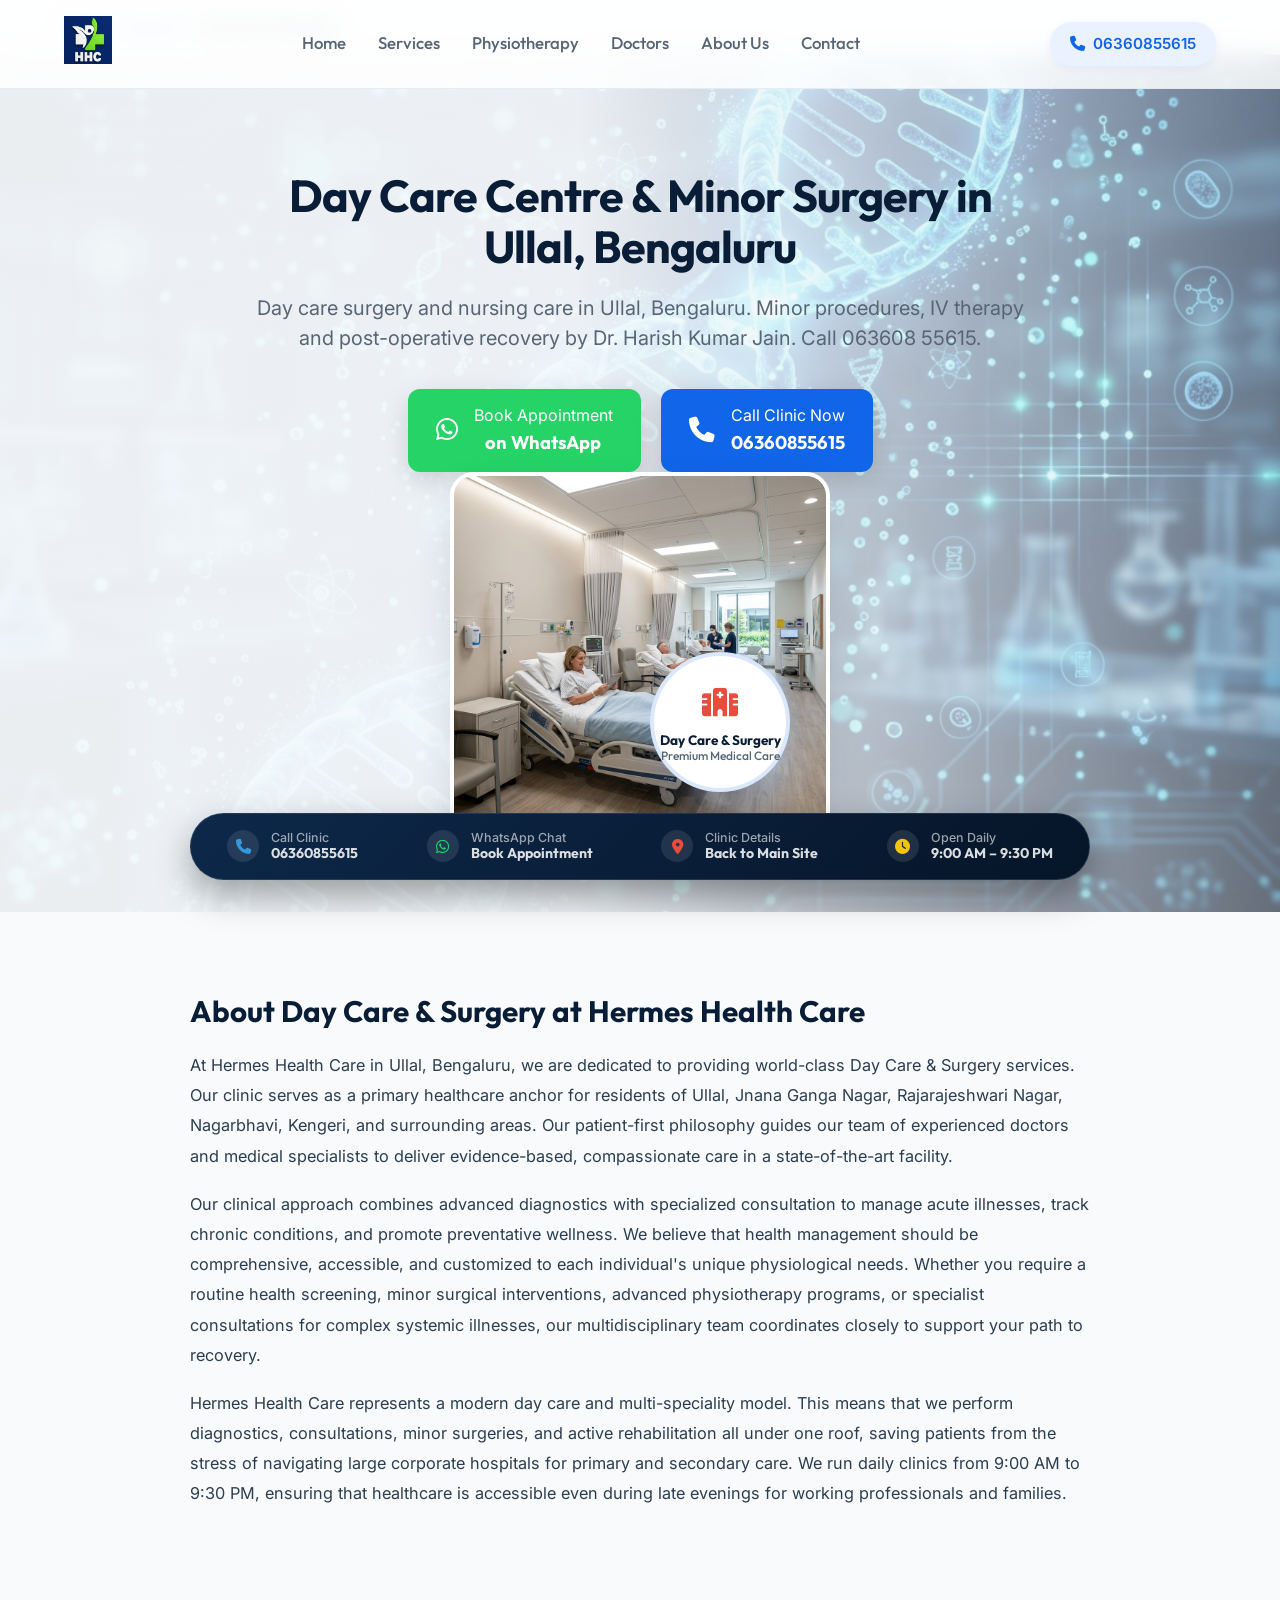
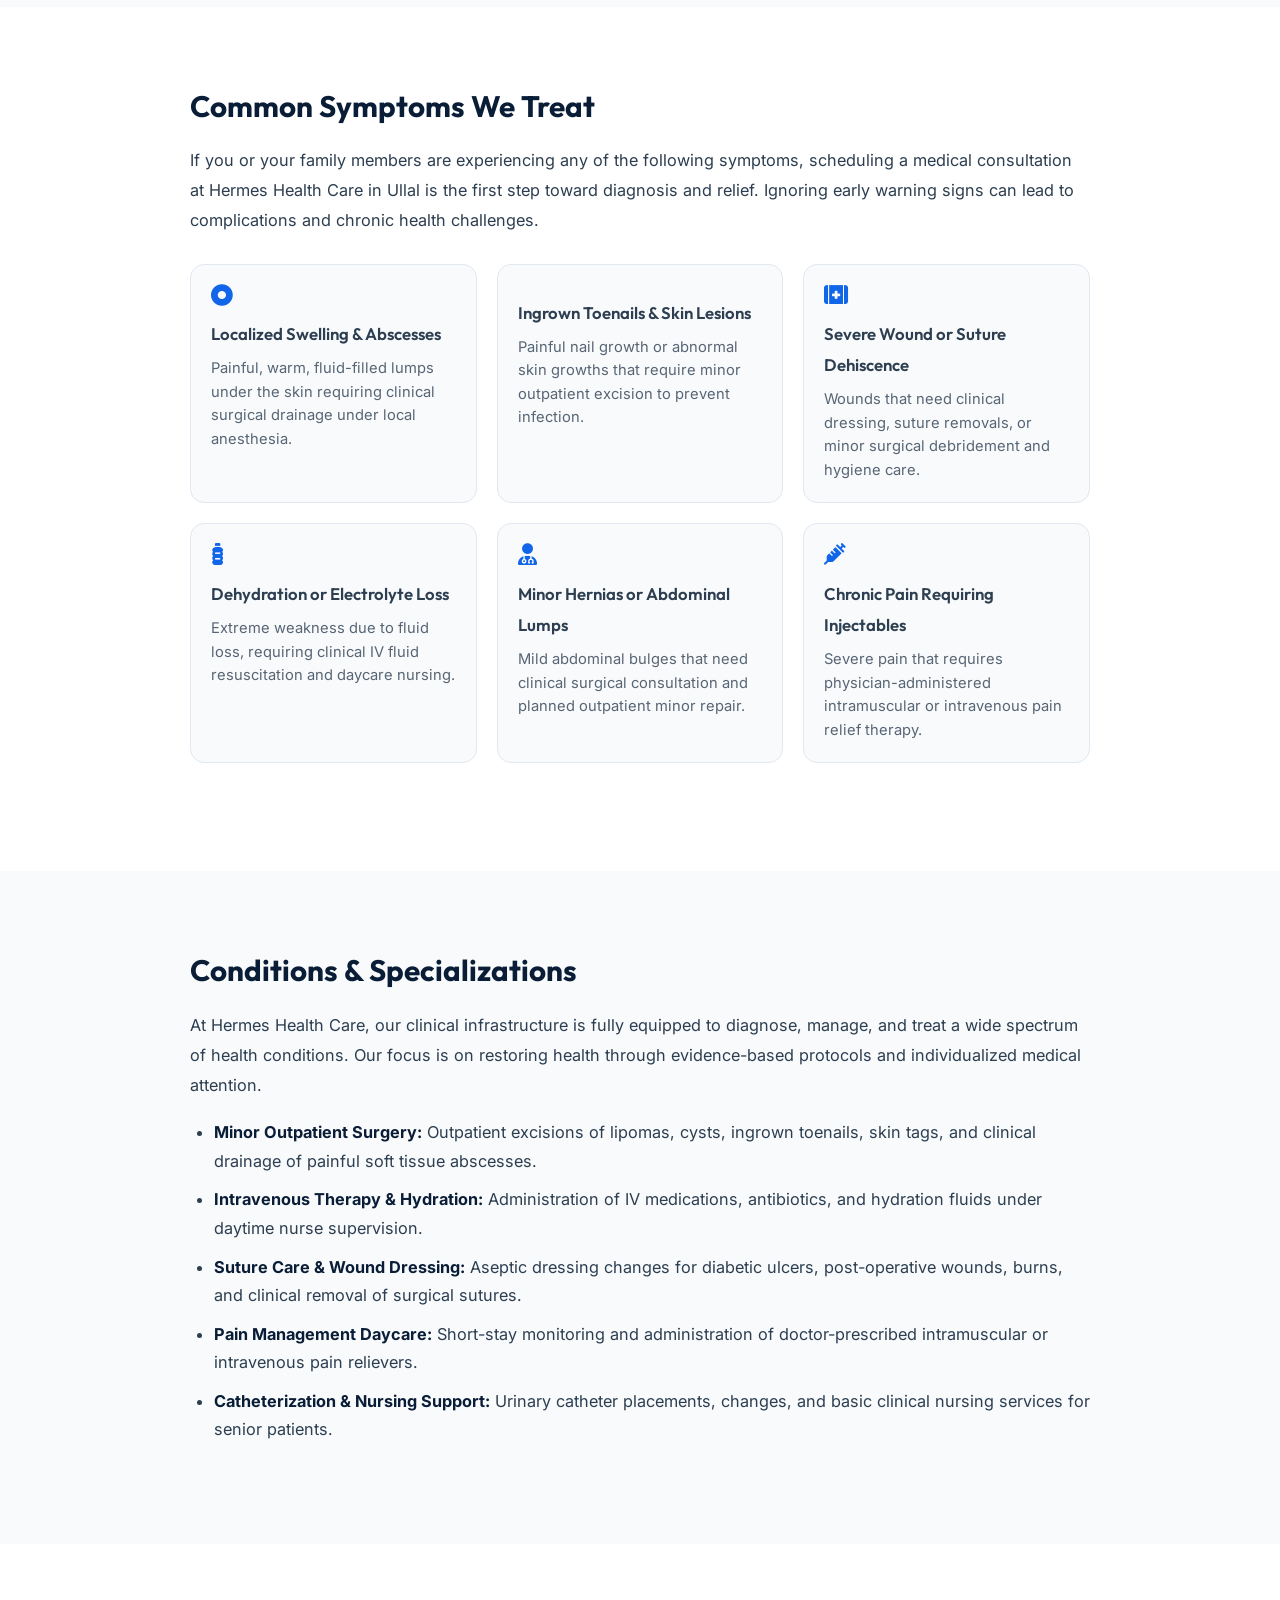
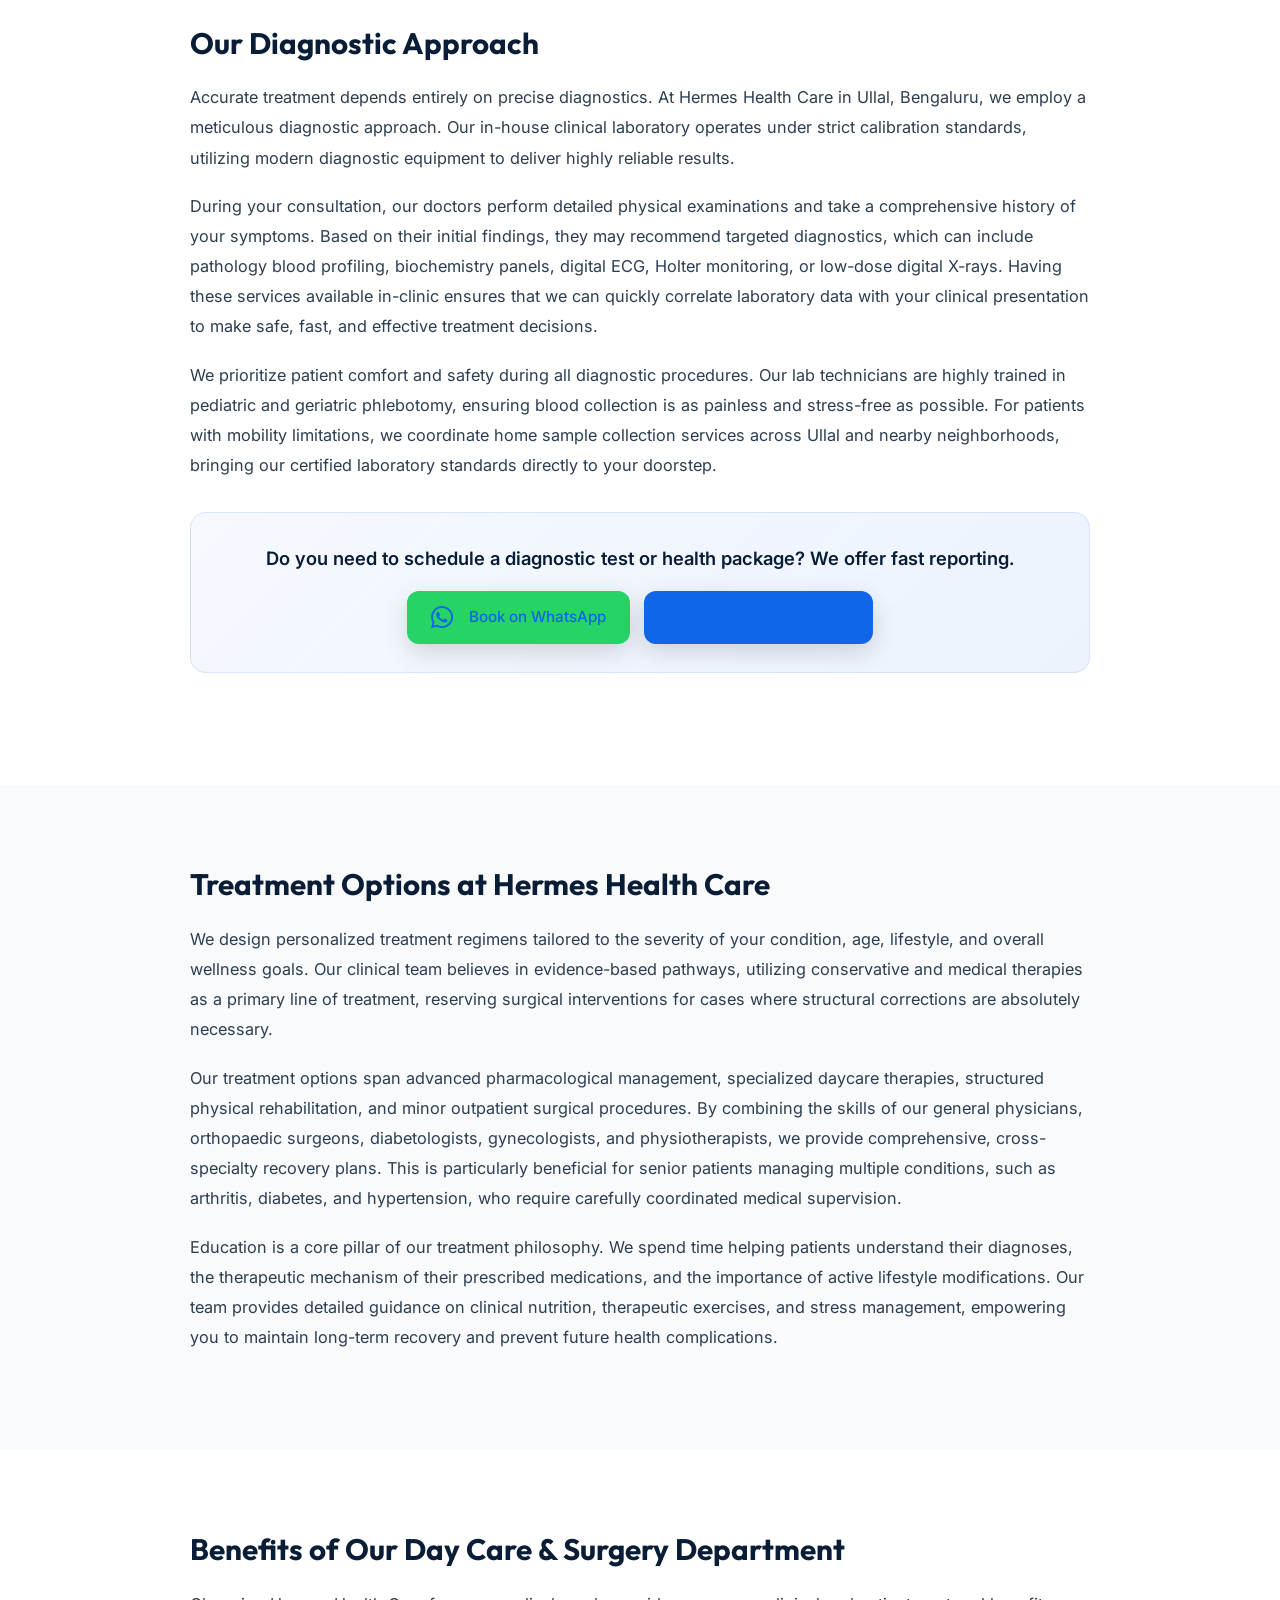
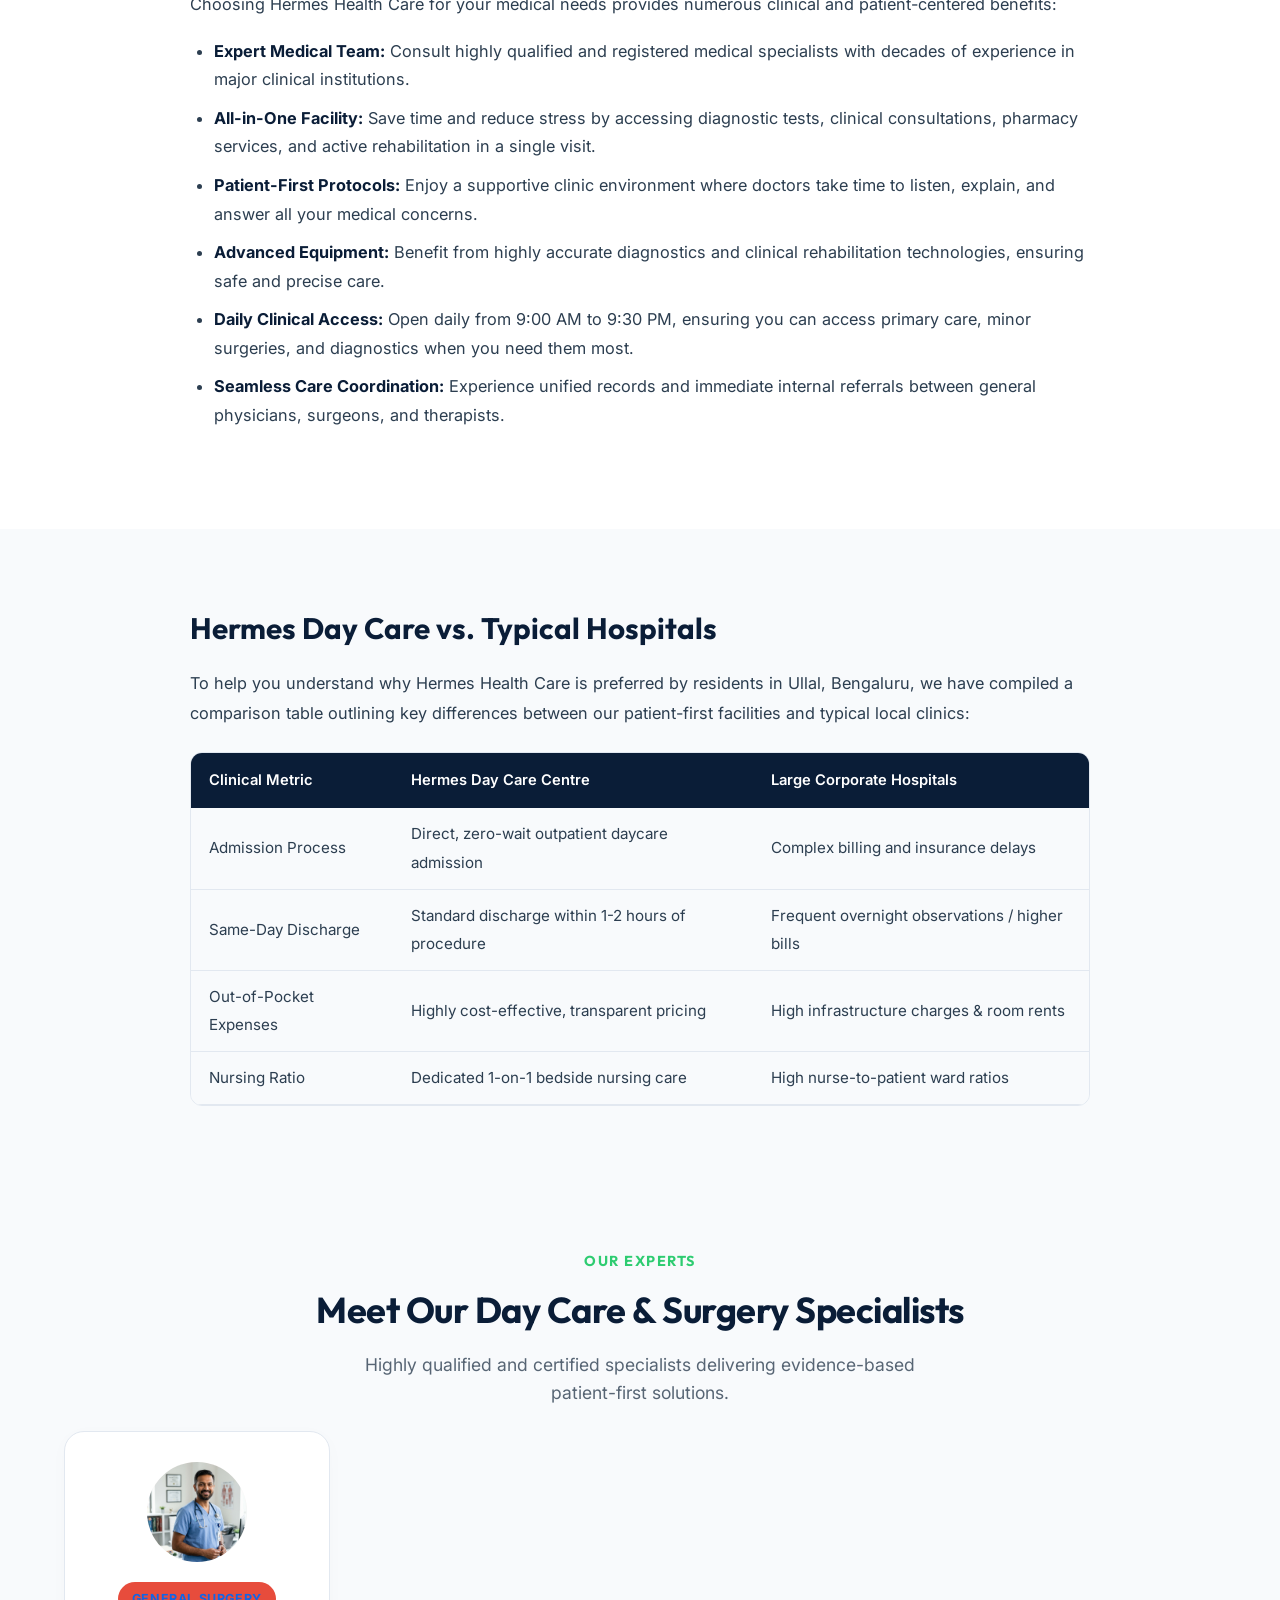
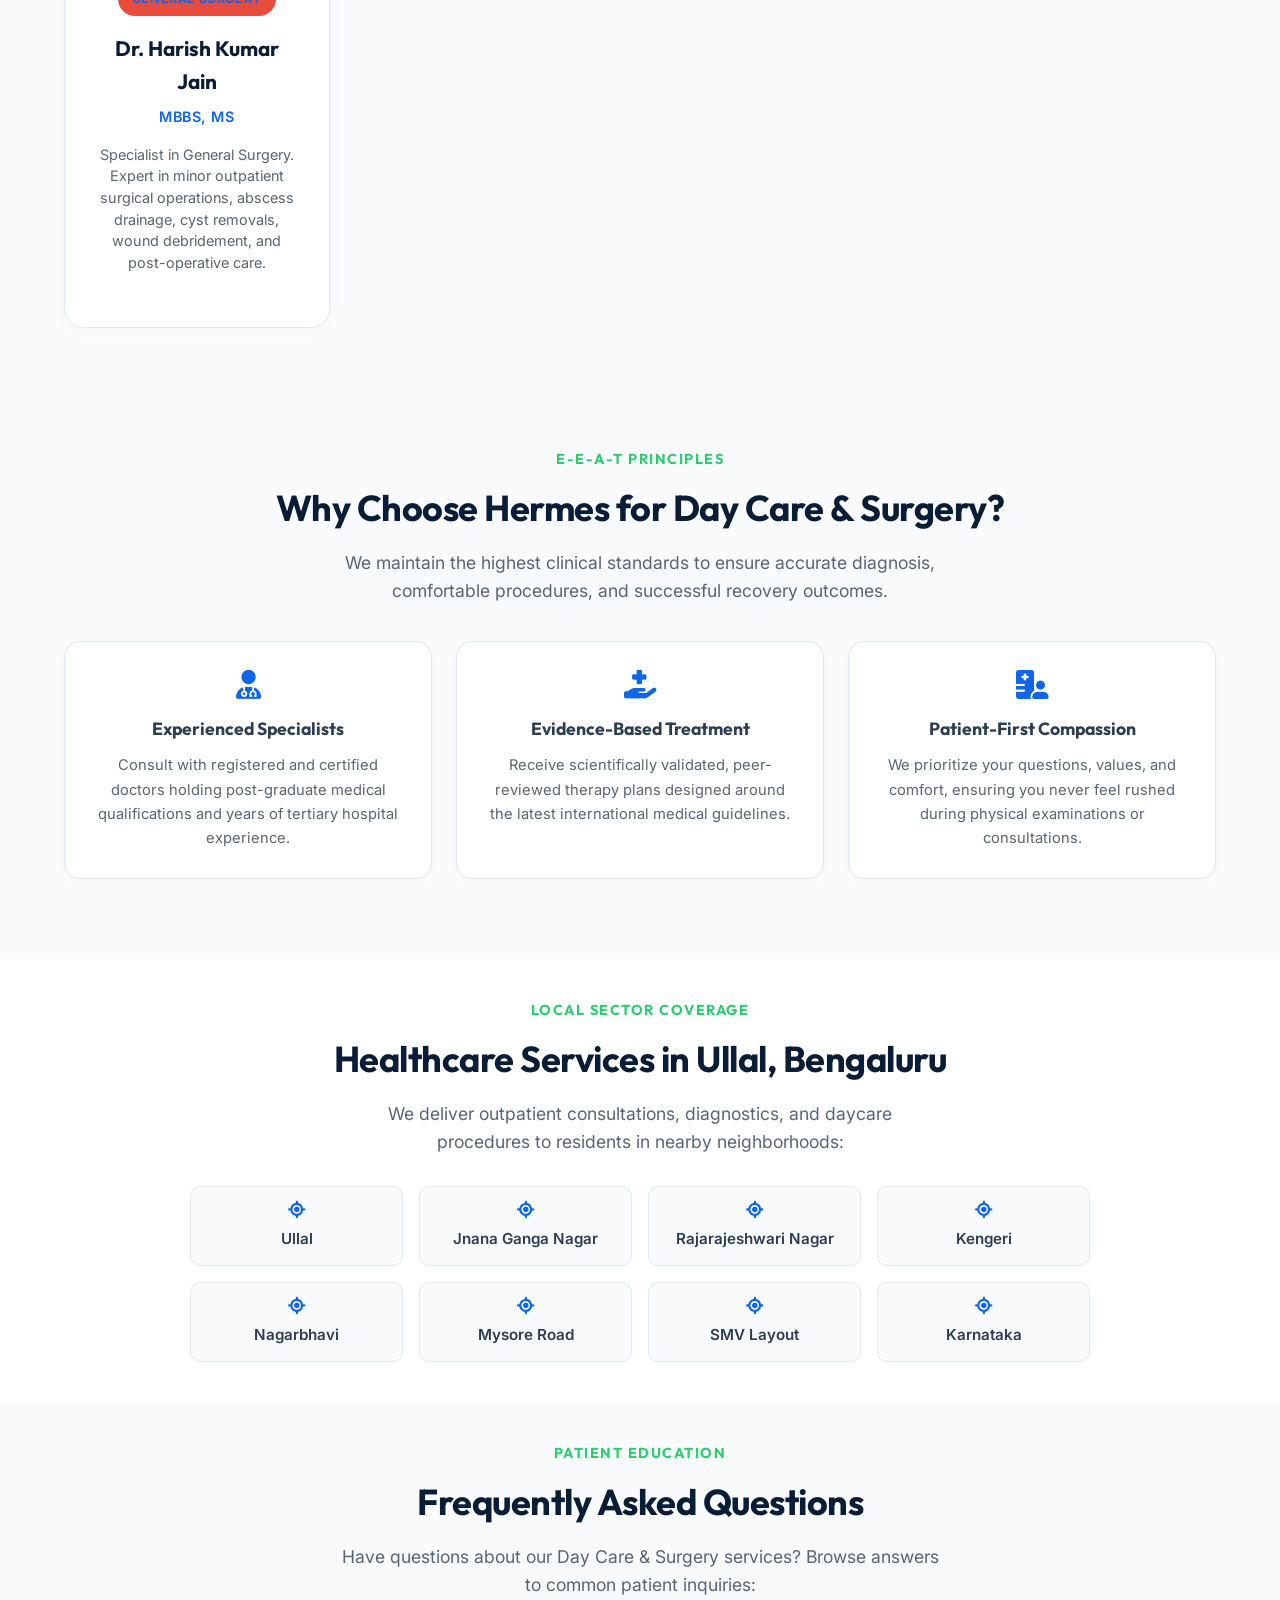
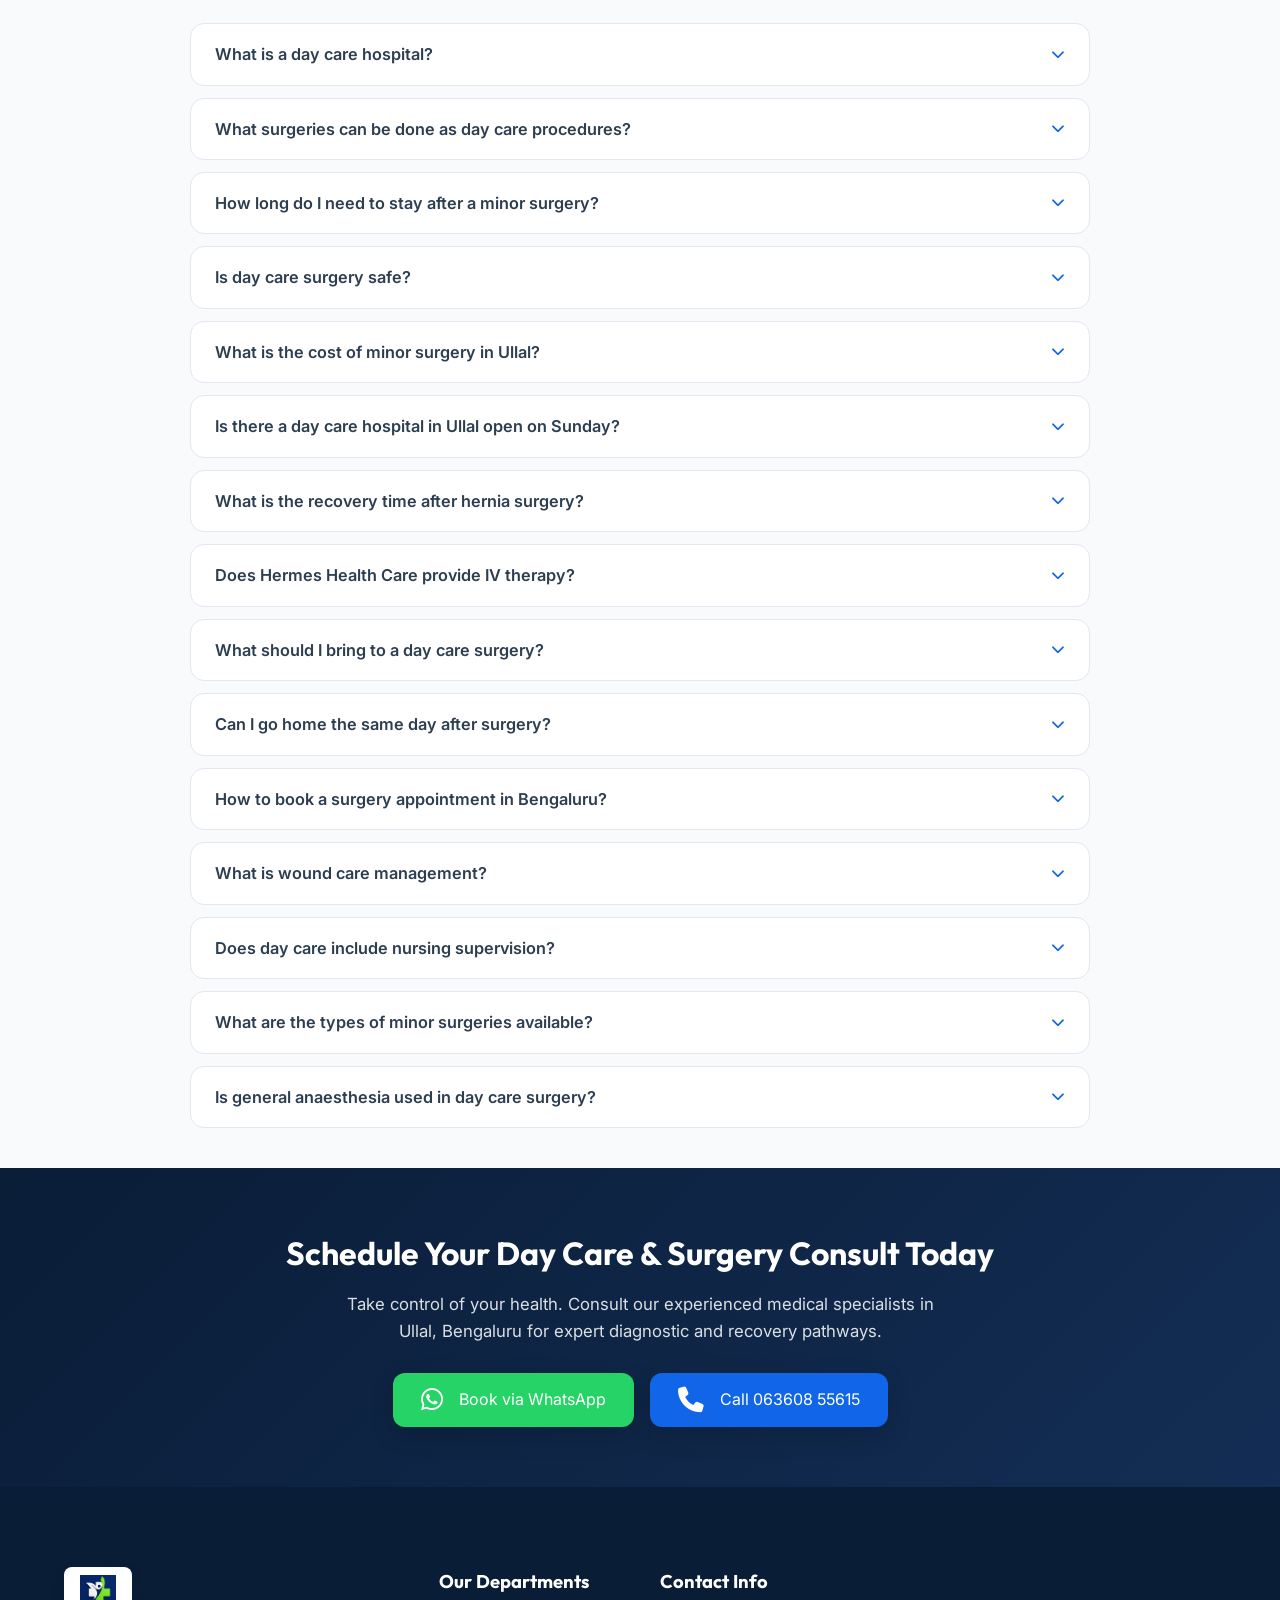
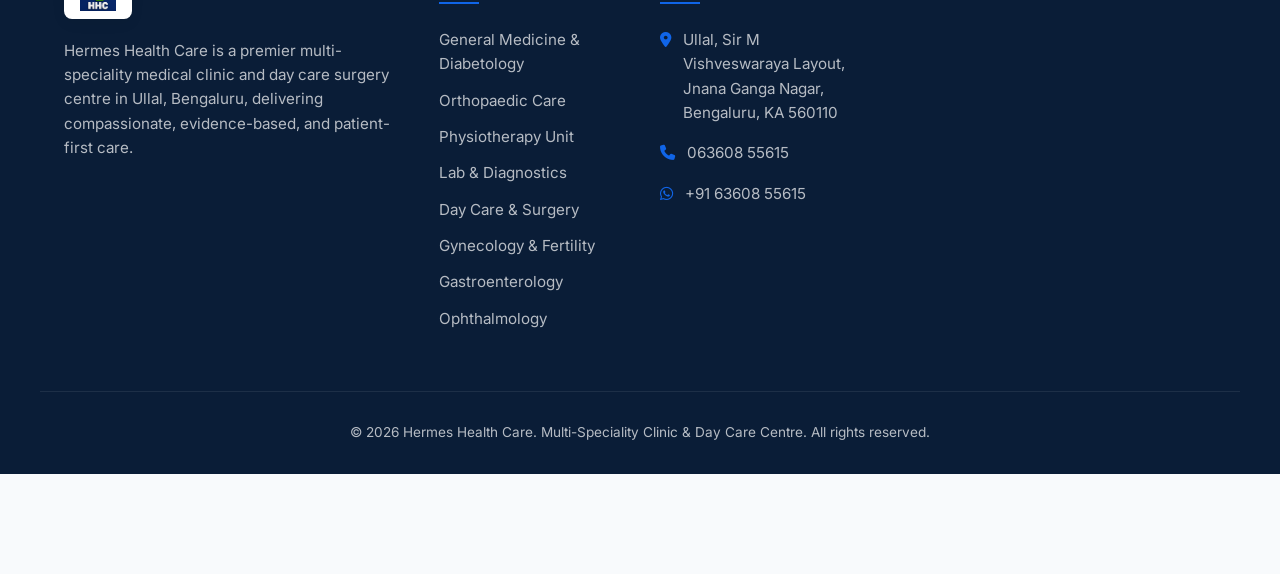
<file: daycare-nursing/index.html>
<!DOCTYPE html>
<html lang="en">
<head>
    <meta charset="UTF-8">
    <meta name="viewport" content="width=device-width, initial-scale=1.0">
    <title>Best Day Care Hospital in Ullal Bengaluru | Hermes Health Care</title>
    <meta name="description" content="Day care surgery and nursing care in Ullal, Bengaluru. Minor procedures, IV therapy and post-operative recovery by Dr. Harish Kumar Jain. Call 063608 55615.">
    <meta name="keywords" content="day care hospital near me, minor surgery Ullal, nursing care Bengaluru, day care centre near me">
    <meta name="robots" content="index, follow">
    <link rel="canonical" href="https://hermeshealthcare.in/daycare-nursing/index.html">

    <!-- Open Graph -->
    <meta property="og:type" content="website">
    <meta property="og:url" content="https://hermeshealthcare.in/daycare-nursing/index.html">
    <meta property="og:title" content="Best Day Care Hospital in Ullal Bengaluru | Hermes Health Care">
    <meta property="og:description" content="Day care surgery and nursing care in Ullal, Bengaluru. Minor procedures, IV therapy and post-operative recovery by Dr. Harish Kumar Jain. Call 063608 55615.">
    <meta property="og:image" content="../images/logo.png">

    <!-- Twitter -->
    <meta property="twitter:card" content="summary_large_image">
    <meta property="twitter:url" content="https://hermeshealthcare.in/daycare-nursing/index.html">
    <meta property="twitter:title" content="Best Day Care Hospital in Ullal Bengaluru | Hermes Health Care">
    <meta property="twitter:description" content="Day care surgery and nursing care in Ullal, Bengaluru. Minor procedures, IV therapy and post-operative recovery by Dr. Harish Kumar Jain. Call 063608 55615.">
    <meta property="twitter:image" content="../images/logo.png">

    <!-- Fonts & Icons -->
    <link rel="preconnect" href="https://fonts.googleapis.com">
    <link rel="preconnect" href="https://fonts.gstatic.com" crossorigin>
    <link href="https://fonts.googleapis.com/css2?family=Inter:wght@400;500;600;700&family=Outfit:wght@400;500;600;700;800&display=swap" rel="stylesheet">
    <link rel="stylesheet" href="https://cdnjs.cloudflare.com/ajax/libs/font-awesome/6.4.0/css/all.min.css">
    <link rel="stylesheet" href="../styles.css">

    <!-- JSON-LD Structured Data -->
    <script type="application/ld+json">
    [
  {
    "@context": "https://schema.org",
    "@type": "MedicalClinic",
    "name": "Hermes Health Care",
    "alternateName": "Hermes Health Care - Day Care & Surgery",
    "image": "https://hermeshealthcare.in/images/logo.png",
    "@id": "https://hermeshealthcare.in/daycare-nursing/#clinic",
    "url": "https://hermeshealthcare.in/daycare-nursing/index.html",
    "telephone": "+91 63608 55615",
    "priceRange": "$$",
    "address": {
      "@type": "PostalAddress",
      "streetAddress": "Ullal, Sir M Vishveswaraya Layout, Jnana Ganga Nagar",
      "addressLocality": "Bengaluru",
      "addressRegion": "Karnataka",
      "postalCode": "560110",
      "addressCountry": "IN"
    },
    "geo": {
      "@type": "GeoCoordinates",
      "latitude": 12.9602,
      "longitude": 77.4988
    },
    "openingHoursSpecification": {
      "@type": "OpeningHoursSpecification",
      "dayOfWeek": [
        "Monday",
        "Tuesday",
        "Wednesday",
        "Thursday",
        "Friday",
        "Saturday",
        "Sunday"
      ],
      "opens": "09:00",
      "closes": "21:30"
    },
    "medicalSpecialty": [
      "Surgery",
      "EmergencyMedicine"
    ]
  },
  {
    "@context": "https://schema.org",
    "@type": "Service",
    "name": "Day Care Centre & Minor Surgery",
    "provider": {
      "@type": "MedicalClinic",
      "name": "Hermes Health Care"
    },
    "areaServed": [
      {
        "@type": "AdministrativeArea",
        "name": "Ullal, Bengaluru"
      },
      {
        "@type": "AdministrativeArea",
        "name": "Jnana Ganga Nagar, Bengaluru"
      },
      {
        "@type": "AdministrativeArea",
        "name": "Rajarajeshwari Nagar, Bengaluru"
      },
      {
        "@type": "AdministrativeArea",
        "name": "Kengeri, Bengaluru"
      },
      {
        "@type": "AdministrativeArea",
        "name": "Nagarbhavi, Bengaluru"
      }
    ]
  },
  {
    "@context": "https://schema.org",
    "@type": "Physician",
    "name": "Dr. Harish Kumar Jain",
    "medicalSpecialty": [
      "Surgery",
      "EmergencyMedicine"
    ],
    "worksFor": {
      "@type": "MedicalClinic",
      "name": "Hermes Health Care"
    },
    "telephone": "+91 63608 55615",
    "address": {
      "@type": "PostalAddress",
      "streetAddress": "Ullal, Sir M Vishveswaraya Layout, Jnana Ganga Nagar",
      "addressLocality": "Bengaluru",
      "addressRegion": "Karnataka",
      "postalCode": "560110",
      "addressCountry": "IN"
    }
  },
  {
    "@context": "https://schema.org",
    "@type": "FAQPage",
    "mainEntity": [
      {
        "@type": "Question",
        "name": "What is a day care hospital?",
        "acceptedAnswer": {
          "@type": "Answer",
          "text": "A day care hospital or outpatient surgical centre allows patients to undergo minor surgeries, receive clinical infusions, or undergo diagnostic procedures under medical supervision and return home the same day without overnight stay."
        }
      },
      {
        "@type": "Question",
        "name": "What surgeries can be done as day care procedures?",
        "acceptedAnswer": {
          "@type": "Answer",
          "text": "Day care surgeries include minor excisions of skin lumps (lipomas, sebaceous cysts), ingrown toenail removals, abscess incision and drainage, clinical wound debridement, and suture repairs."
        }
      },
      {
        "@type": "Question",
        "name": "How long do I need to stay after a minor surgery?",
        "acceptedAnswer": {
          "@type": "Answer",
          "text": "For most minor surgeries performed under local anesthesia, patients are monitored in our day care ward for 1 to 2 hours before being safely discharged with home-care guidelines."
        }
      },
      {
        "@type": "Question",
        "name": "Is day care surgery safe?",
        "acceptedAnswer": {
          "@type": "Answer",
          "text": "Yes, day care surgeries are highly safe. They are performed by qualified surgeons under sterile local anesthesia conditions, with patient monitoring, resulting in very low infection risks."
        }
      },
      {
        "@type": "Question",
        "name": "What is the cost of minor surgery in Ullal?",
        "acceptedAnswer": {
          "@type": "Answer",
          "text": "Hermes Health Care offers minor surgical procedures at a fraction of the cost of large corporate hospitals. Please contact our front desk for exact procedure pricing."
        }
      },
      {
        "@type": "Question",
        "name": "Is there a day care hospital in Ullal open on Sunday?",
        "acceptedAnswer": {
          "@type": "Answer",
          "text": "Yes, our day care ward and minor procedure room operate on Sundays from 9:00 AM to 9:30 PM, providing accessibility for emergency wound care or minor interventions."
        }
      },
      {
        "@type": "Question",
        "name": "What is the recovery time after hernia surgery?",
        "acceptedAnswer": {
          "@type": "Answer",
          "text": "For minor daycare hernia surgeries, patients can resume light physical movement in 3 to 5 days, while heavy physical activities or heavy lifting should be avoided for 4 to 6 weeks."
        }
      },
      {
        "@type": "Question",
        "name": "Does Hermes Health Care provide IV therapy?",
        "acceptedAnswer": {
          "@type": "Answer",
          "text": "Yes, we provide dedicated day beds for patients requiring intravenous antibiotic therapy, rehydration fluids, or clinical injections under the supervision of qualified nurses."
        }
      },
      {
        "@type": "Question",
        "name": "What should I bring to a day care surgery?",
        "acceptedAnswer": {
          "@type": "Answer",
          "text": "You only need to bring your clinical records, prescription list, and a loose-fitting, comfortable set of clothes. Avoid wearing jewelry or metal objects."
        }
      },
      {
        "@type": "Question",
        "name": "Can I go home the same day after surgery?",
        "acceptedAnswer": {
          "@type": "Answer",
          "text": "Yes, all procedures performed in our daycare unit are outpatient services, meaning you will be discharged to recover in the comfort of your home on the same day."
        }
      },
      {
        "@type": "Question",
        "name": "How to book a surgery appointment in Bengaluru?",
        "acceptedAnswer": {
          "@type": "Answer",
          "text": "You can book a consultation with our General Surgeon Dr. Harish Kumar Jain by calling 063608 55615, or messaging us on WhatsApp to schedule your evaluation."
        }
      },
      {
        "@type": "Question",
        "name": "What is wound care management?",
        "acceptedAnswer": {
          "@type": "Answer",
          "text": "It involves cleaning, disinfecting, and applying sterile dressings to chronic wounds (like diabetic foot ulcers) or post-surgical incisions under aseptic conditions to promote tissue healing and prevent bacterial infection."
        }
      },
      {
        "@type": "Question",
        "name": "Does day care include nursing supervision?",
        "acceptedAnswer": {
          "@type": "Answer",
          "text": "Yes, our daycare unit is continuously staffed by registered clinical nurses who monitor vitals, administer intravenous medications, and assist patients throughout their stay."
        }
      },
      {
        "@type": "Question",
        "name": "What are the types of minor surgeries available?",
        "acceptedAnswer": {
          "@type": "Answer",
          "text": "We perform skin cyst excisions, lipoma removals, ingrown toenail treatments, abscess drainage, ear lobule repairs, wound suturing, and suture removals."
        }
      },
      {
        "@type": "Question",
        "name": "Is general anaesthesia used in day care surgery?",
        "acceptedAnswer": {
          "@type": "Answer",
          "text": "Most day care procedures are performed under local or regional anesthesia. General anesthesia is not administered in-clinic; cases requiring it are coordinated at allied hospitals."
        }
      }
    ]
  }
]
    </script>
</head>
<body>

    <!-- Header Navigation -->
    <header class="main-header" id="header">
        <div class="header-container">
            <a href="../index.html#home" class="logo-link">
                <img src="../images/logo.png" alt="Hermes Health Care Logo" class="clinic-logo">
            </a>
            <nav class="nav-menu" id="nav-menu" aria-label="Main Navigation">
                <ul>
                    <li><a href="../index.html#home" class="nav-link">Home</a></li>
                    <li><a href="../index.html#services" class="nav-link">Services</a></li>
                    <li><a href="../physiotherapy/index.html" class="nav-link">Physiotherapy</a></li>
                    <li><a href="#doctors" class="nav-link">Doctors</a></li>
                    <li><a href="../index.html#about" class="nav-link">About Us</a></li>
                    <li><a href="../index.html#contact" class="nav-link">Contact</a></li>
                </ul>
            </nav>
            <div class="header-cta">
                <a href="tel:+916360855615" class="btn-phone-header" aria-label="Call clinic at 06360855615">
                    <i class="fa-solid fa-phone"></i>
                    <span>06360855615</span>
                </a>
                <button class="mobile-menu-toggle" id="mobile-menu-toggle" aria-label="Toggle navigation menu">
                    <span class="bar"></span>
                    <span class="bar"></span>
                    <span class="bar"></span>
                </button>
            </div>
        </div>
    </header>

    <!-- Breadcrumb Navigation -->
    <nav class="breadcrumb-nav" aria-label="Breadcrumb">
        <ol itemscope itemtype="https://schema.org/BreadcrumbList">
            <li itemprop="itemListElement" itemscope itemtype="https://schema.org/ListItem">
                <a itemprop="item" href="../index.html#home">
                    <span itemprop="name">Home</span>
                </a>
                <meta itemprop="position" content="1" />
            </li>
            <li itemprop="itemListElement" itemscope itemtype="https://schema.org/ListItem">
                <a itemprop="item" href="../index.html#services">
                    <span itemprop="name">Services</span>
                </a>
                <meta itemprop="position" content="2" />
            </li>
            <li itemprop="itemListElement" itemscope itemtype="https://schema.org/ListItem">
                <span itemprop="name" style="color: var(--color-text-dark); font-weight: 600;">Day Care & Surgery</span>
                <meta itemprop="position" content="3" />
            </li>
        </ol>
    </nav>

    <!-- Hero Section -->
    <section class="hero-section" id="daycare-nursing-programs" style="background-image: linear-gradient(135deg, rgba(16, 101, 232, 0.08), rgba(10, 29, 55, 0.08)), url('../images/hero-dna-bg.png');">
        <div class="hero-overlay"></div>
        <div class="hero-container">
            <div class="hero-content">
                <h1 class="hero-title">Day Care Centre & Minor Surgery in Ullal, Bengaluru</h1>
                <p class="hero-subtitle">Day care surgery and nursing care in Ullal, Bengaluru. Minor procedures, IV therapy and post-operative recovery by Dr. Harish Kumar Jain. Call 063608 55615.</p>
                <div class="hero-actions">
                    <a href="https://wa.me/916360855615?text=Hello%20Hermes%20Health%20Care,%20I%20would%20like%20to%20book%20a%20Day Care & Surgery%20consultation." target="_blank" rel="noopener noreferrer" class="btn-hero-whatsapp">
                        <i class="fa-brands fa-whatsapp"></i>
                        <span>Book Appointment<br><strong class="btn-subtext">on WhatsApp</strong></span>
                    </a>
                    <a href="tel:+916360855615" class="btn-hero-call">
                        <i class="fa-solid fa-phone"></i>
                        <span>Call Clinic Now<br><strong class="btn-subtext">06360855615</strong></span>
                    </a>
                </div>
            </div>
            <div class="hero-visual">
                <img src="../images/dc-hero-main.png" alt="Day Care Centre & Minor Surgery at Hermes Health Care in Ullal Bengaluru" class="hero-main-img" title="Day Care Centre & Minor Surgery - Hermes Health Care">
                <div class="priority-floating-card" style="border-color: rgba(16, 101, 232, 0.15);">
                    <div class="priority-icon-wrapper" style="color: var(--theme-pink);">
                        <i class="fa-solid fa-hospital"></i>
                    </div>
                    <div class="priority-text">
                        <span class="priority-title">Day Care & Surgery</span>
                        <span class="priority-subtitle">Premium Medical Care</span>
                    </div>
                </div>
            </div>
        </div>
    </section>
        
    <section class="seo-content-section">
        <div class="seo-content-block">
            <h2>About Day Care & Surgery at Hermes Health Care</h2>
            <p>At Hermes Health Care in Ullal, Bengaluru, we are dedicated to providing world-class Day Care & Surgery services. Our clinic serves as a primary healthcare anchor for residents of Ullal, Jnana Ganga Nagar, Rajarajeshwari Nagar, Nagarbhavi, Kengeri, and surrounding areas. Our patient-first philosophy guides our team of experienced doctors and medical specialists to deliver evidence-based, compassionate care in a state-of-the-art facility.</p>
            <p>Our clinical approach combines advanced diagnostics with specialized consultation to manage acute illnesses, track chronic conditions, and promote preventative wellness. We believe that health management should be comprehensive, accessible, and customized to each individual's unique physiological needs. Whether you require a routine health screening, minor surgical interventions, advanced physiotherapy programs, or specialist consultations for complex systemic illnesses, our multidisciplinary team coordinates closely to support your path to recovery.</p>
            <p>Hermes Health Care represents a modern day care and multi-speciality model. This means that we perform diagnostics, consultations, minor surgeries, and active rehabilitation all under one roof, saving patients from the stress of navigating large corporate hospitals for primary and secondary care. We run daily clinics from 9:00 AM to 9:30 PM, ensuring that healthcare is accessible even during late evenings for working professionals and families.</p>

        </div>
    </section>
    
    <section class="seo-content-section">
        <div class="seo-content-block">
            <h2>Common Symptoms We Treat</h2>
            <p>If you or your family members are experiencing any of the following symptoms, scheduling a medical consultation at Hermes Health Care in Ullal is the first step toward diagnosis and relief. Ignoring early warning signs can lead to complications and chronic health challenges.</p>
            
            <div class="symptom-grid">
                <div class="symptom-card">
                    <i class="fa-solid fa-circle-dot" style="color: var(--color-primary);"></i>
                    <h4>Localized Swelling & Abscesses</h4>
                    <p>Painful, warm, fluid-filled lumps under the skin requiring clinical surgical drainage under local anesthesia.</p>
                </div>
                <div class="symptom-card">
                    <i class="fa-solid fa-foot" style="color: var(--color-primary);"></i>
                    <h4>Ingrown Toenails & Skin Lesions</h4>
                    <p>Painful nail growth or abnormal skin growths that require minor outpatient excision to prevent infection.</p>
                </div>
                <div class="symptom-card">
                    <i class="fa-solid fa-kit-medical" style="color: var(--color-primary);"></i>
                    <h4>Severe Wound or Suture Dehiscence</h4>
                    <p>Wounds that need clinical dressing, suture removals, or minor surgical debridement and hygiene care.</p>
                </div>
                <div class="symptom-card">
                    <i class="fa-solid fa-bottle-water" style="color: var(--color-primary);"></i>
                    <h4>Dehydration or Electrolyte Loss</h4>
                    <p>Extreme weakness due to fluid loss, requiring clinical IV fluid resuscitation and daycare nursing.</p>
                </div>
                <div class="symptom-card">
                    <i class="fa-solid fa-user-doctor" style="color: var(--color-primary);"></i>
                    <h4>Minor Hernias or Abdominal Lumps</h4>
                    <p>Mild abdominal bulges that need clinical surgical consultation and planned outpatient minor repair.</p>
                </div>
                <div class="symptom-card">
                    <i class="fa-solid fa-syringe" style="color: var(--color-primary);"></i>
                    <h4>Chronic Pain Requiring Injectables</h4>
                    <p>Severe pain that requires physician-administered intramuscular or intravenous pain relief therapy.</p>
                </div>
            </div>

        </div>
    </section>
    
    <section class="seo-content-section">
        <div class="seo-content-block">
            <h2>Conditions & Specializations</h2>
            <p>At Hermes Health Care, our clinical infrastructure is fully equipped to diagnose, manage, and treat a wide spectrum of health conditions. Our focus is on restoring health through evidence-based protocols and individualized medical attention.</p>
            <ul>
                <li><strong>Minor Outpatient Surgery:</strong> Outpatient excisions of lipomas, cysts, ingrown toenails, skin tags, and clinical drainage of painful soft tissue abscesses.</li>
                <li><strong>Intravenous Therapy & Hydration:</strong> Administration of IV medications, antibiotics, and hydration fluids under daytime nurse supervision.</li>
                <li><strong>Suture Care & Wound Dressing:</strong> Aseptic dressing changes for diabetic ulcers, post-operative wounds, burns, and clinical removal of surgical sutures.</li>
                <li><strong>Pain Management Daycare:</strong> Short-stay monitoring and administration of doctor-prescribed intramuscular or intravenous pain relievers.</li>
                <li><strong>Catheterization & Nursing Support:</strong> Urinary catheter placements, changes, and basic clinical nursing services for senior patients.</li>
            </ul>

        </div>
    </section>
    
    <section class="seo-content-section">
        <div class="seo-content-block">
            <h2>Our Diagnostic Approach</h2>
            <p>Accurate treatment depends entirely on precise diagnostics. At Hermes Health Care in Ullal, Bengaluru, we employ a meticulous diagnostic approach. Our in-house clinical laboratory operates under strict calibration standards, utilizing modern diagnostic equipment to deliver highly reliable results.</p>
            <p>During your consultation, our doctors perform detailed physical examinations and take a comprehensive history of your symptoms. Based on their initial findings, they may recommend targeted diagnostics, which can include pathology blood profiling, biochemistry panels, digital ECG, Holter monitoring, or low-dose digital X-rays. Having these services available in-clinic ensures that we can quickly correlate laboratory data with your clinical presentation to make safe, fast, and effective treatment decisions.</p>
            <p>We prioritize patient comfort and safety during all diagnostic procedures. Our lab technicians are highly trained in pediatric and geriatric phlebotomy, ensuring blood collection is as painless and stress-free as possible. For patients with mobility limitations, we coordinate home sample collection services across Ullal and nearby neighborhoods, bringing our certified laboratory standards directly to your doorstep.</p>
            
            <div class="cta-inline" role="complementary">
                <p>Do you need to schedule a diagnostic test or health package? We offer fast reporting.</p>
                <div class="cta-buttons">
                    <a href="https://wa.me/916360855615?text=Hello%20Hermes%20Health%20Care,%20I%20need%20to%20book%20a%20diagnostic%20test." target="_blank" rel="noopener noreferrer" class="btn-hero-whatsapp"><i class="fa-brands fa-whatsapp"></i><span>Book on WhatsApp</span></a>
                    <a href="tel:+916360855615" class="btn-hero-call"><i class="fa-solid fa-phone"></i><span>Call 063608 55615</span></a>
                </div>
            </div>
        </div>
    </section>
    
    <section class="seo-content-section">
        <div class="seo-content-block">
            <h2>Treatment Options at Hermes Health Care</h2>
            <p>We design personalized treatment regimens tailored to the severity of your condition, age, lifestyle, and overall wellness goals. Our clinical team believes in evidence-based pathways, utilizing conservative and medical therapies as a primary line of treatment, reserving surgical interventions for cases where structural corrections are absolutely necessary.</p>
            <p>Our treatment options span advanced pharmacological management, specialized daycare therapies, structured physical rehabilitation, and minor outpatient surgical procedures. By combining the skills of our general physicians, orthopaedic surgeons, diabetologists, gynecologists, and physiotherapists, we provide comprehensive, cross-specialty recovery plans. This is particularly beneficial for senior patients managing multiple conditions, such as arthritis, diabetes, and hypertension, who require carefully coordinated medical supervision.</p>
            <p>Education is a core pillar of our treatment philosophy. We spend time helping patients understand their diagnoses, the therapeutic mechanism of their prescribed medications, and the importance of active lifestyle modifications. Our team provides detailed guidance on clinical nutrition, therapeutic exercises, and stress management, empowering you to maintain long-term recovery and prevent future health complications.</p>

        </div>
    </section>
    
    <section class="seo-content-section">
        <div class="seo-content-block">
            <h2>Benefits of Our Day Care & Surgery Department</h2>
            <p>Choosing Hermes Health Care for your medical needs provides numerous clinical and patient-centered benefits:</p>
            <ul>
                <li><strong>Expert Medical Team:</strong> Consult highly qualified and registered medical specialists with decades of experience in major clinical institutions.</li>
                <li><strong>All-in-One Facility:</strong> Save time and reduce stress by accessing diagnostic tests, clinical consultations, pharmacy services, and active rehabilitation in a single visit.</li>
                <li><strong>Patient-First Protocols:</strong> Enjoy a supportive clinic environment where doctors take time to listen, explain, and answer all your medical concerns.</li>
                <li><strong>Advanced Equipment:</strong> Benefit from highly accurate diagnostics and clinical rehabilitation technologies, ensuring safe and precise care.</li>
                <li><strong>Daily Clinical Access:</strong> Open daily from 9:00 AM to 9:30 PM, ensuring you can access primary care, minor surgeries, and diagnostics when you need them most.</li>
                <li><strong>Seamless Care Coordination:</strong> Experience unified records and immediate internal referrals between general physicians, surgeons, and therapists.</li>
            </ul>

        </div>
    </section>
    
    <!-- Featured Snippet Comparison Table -->
    <section class="seo-content-section">
        <div class="seo-content-block">
            <h2>Hermes Day Care vs. Typical Hospitals</h2>
            <p>To help you understand why Hermes Health Care is preferred by residents in Ullal, Bengaluru, we have compiled a comparison table outlining key differences between our patient-first facilities and typical local clinics:</p>
            <div class="seo-table-wrapper">
                <table class="seo-comparison-table">
                    <thead>
                        <tr>                            <th>Clinical Metric</th>
                            <th>Hermes Day Care Centre</th>
                            <th>Large Corporate Hospitals</th>
                        </tr>
                    </thead>
                    <tbody>                        <tr>
                            <td>Admission Process</td>
                            <td>Direct, zero-wait outpatient daycare admission</td>
                            <td>Complex billing and insurance delays</td>
                        </tr>
                        <tr>
                            <td>Same-Day Discharge</td>
                            <td>Standard discharge within 1-2 hours of procedure</td>
                            <td>Frequent overnight observations / higher bills</td>
                        </tr>
                        <tr>
                            <td>Out-of-Pocket Expenses</td>
                            <td>Highly cost-effective, transparent pricing</td>
                            <td>High infrastructure charges & room rents</td>
                        </tr>
                        <tr>
                            <td>Nursing Ratio</td>
                            <td>Dedicated 1-on-1 bedside nursing care</td>
                            <td>High nurse-to-patient ward ratios</td>
                        </tr>
                    </tbody>
                </table>
            </div>
        </div>
    </section>
        
    <!-- Doctors Section -->
    <section class="doctors-section" id="doctors">
        <div class="section-container">
            <span class="section-tagline">OUR EXPERTS</span>
            <h2 class="section-title">Meet Our Day Care & Surgery Specialists</h2>
            <p class="section-subtitle">Highly qualified and certified specialists delivering evidence-based patient-first solutions.</p>
            <div class="doctors-grid">
                <div class="doctor-card">
                    <div class="doctor-avatar-wrapper" style="background-color: var(--theme-pink-light);">
                        <img src="../images/doctor-male-clinical.png" alt="Dr. Harish Kumar Jain - General Surgery doctor at Hermes Health Care in Ullal Bengaluru" class="doctor-avatar-img" title="Dr. Harish Kumar Jain - General Surgery" loading="lazy">
                    </div>
                    <div class="doctor-info">
                        <span class="doctor-sector-badge" style="background-color: var(--theme-pink);">General Surgery</span>
                        <h3 class="doctor-name">Dr. Harish Kumar Jain</h3>
                        <span class="doctor-specialty">MBBS, MS</span>
                        <p class="doctor-bio">Specialist in General Surgery. Expert in minor outpatient surgical operations, abscess drainage, cyst removals, wound debridement, and post-operative care.</p>
                    </div>
                </div>
            </div>
        </div>
    </section>
    <!-- Why Choose Section -->
    <section class="seo-content-section" style="background: var(--color-bg-light);">
        <div class="section-container">
            <span class="section-tagline" style="text-align: center; display: block;">E-E-A-T PRINCIPLES</span>
            <h2 class="section-title" style="text-align: center;">Why Choose Hermes for Day Care & Surgery?</h2>
            <p class="section-subtitle" style="text-align: center;">We maintain the highest clinical standards to ensure accurate diagnosis, comfortable procedures, and successful recovery outcomes.</p>
            
            <div class="why-choose-grid">
                <div class="why-choose-card">
                    <i class="fa-solid fa-user-doctor"></i>
                    <h4>Experienced Specialists</h4>
                    <p>Consult with registered and certified doctors holding post-graduate medical qualifications and years of tertiary hospital experience.</p>
                </div>
                <div class="why-choose-card">
                    <i class="fa-solid fa-hand-holding-medical"></i>
                    <h4>Evidence-Based Treatment</h4>
                    <p>Receive scientifically validated, peer-reviewed therapy plans designed around the latest international medical guidelines.</p>
                </div>
                <div class="why-choose-card">
                    <i class="fa-solid fa-hospital-user"></i>
                    <h4>Patient-First Compassion</h4>
                    <p>We prioritize your questions, values, and comfort, ensuring you never feel rushed during physical examinations or consultations.</p>
                </div>
            </div>
        </div>
    </section>
        
    <!-- Areas We Serve Section -->
    <section class="areas-section">
        <div class="section-container">
            <span class="section-tagline" style="text-align: center; display: block;">LOCAL SECTOR COVERAGE</span>
            <h2 class="section-title" style="text-align: center;">Healthcare Services in Ullal, Bengaluru</h2>
            <p class="section-subtitle" style="text-align: center;">We deliver outpatient consultations, diagnostics, and daycare procedures to residents in nearby neighborhoods:</p>
            
            <div class="areas-grid">
                <div class="area-tag"><i class="fa-solid fa-location-crosshairs"></i>Ullal</div>
                <div class="area-tag"><i class="fa-solid fa-location-crosshairs"></i>Jnana Ganga Nagar</div>
                <div class="area-tag"><i class="fa-solid fa-location-crosshairs"></i>Rajarajeshwari Nagar</div>
                <div class="area-tag"><i class="fa-solid fa-location-crosshairs"></i>Kengeri</div>
                <div class="area-tag"><i class="fa-solid fa-location-crosshairs"></i>Nagarbhavi</div>
                <div class="area-tag"><i class="fa-solid fa-location-crosshairs"></i>Mysore Road</div>
                <div class="area-tag"><i class="fa-solid fa-location-crosshairs"></i>SMV Layout</div>
                <div class="area-tag"><i class="fa-solid fa-location-crosshairs"></i>Karnataka</div>
            </div>
        </div>
    </section>
        
    <!-- Frequently Asked Questions Section -->
    <section class="faq-section" id="faq">
        <div class="section-container">
            <span class="section-tagline" style="text-align: center; display: block;">PATIENT EDUCATION</span>
            <h2 class="section-title" style="text-align: center;">Frequently Asked Questions</h2>
            <p class="section-subtitle" style="text-align: center;">Have questions about our Day Care & Surgery services? Browse answers to common patient inquiries:</p>
            
            <div class="faq-grid">
                <div class="faq-item">
                    <button class="faq-question">
                        <span>What is a day care hospital?</span>
                        <i class="fa-solid fa-chevron-down"></i>
                    </button>
                    <div class="faq-answer">
                        <p>A day care hospital or outpatient surgical centre allows patients to undergo minor surgeries, receive clinical infusions, or undergo diagnostic procedures under medical supervision and return home the same day without overnight stay.</p>
                    </div>
                </div>
                <div class="faq-item">
                    <button class="faq-question">
                        <span>What surgeries can be done as day care procedures?</span>
                        <i class="fa-solid fa-chevron-down"></i>
                    </button>
                    <div class="faq-answer">
                        <p>Day care surgeries include minor excisions of skin lumps (lipomas, sebaceous cysts), ingrown toenail removals, abscess incision and drainage, clinical wound debridement, and suture repairs.</p>
                    </div>
                </div>
                <div class="faq-item">
                    <button class="faq-question">
                        <span>How long do I need to stay after a minor surgery?</span>
                        <i class="fa-solid fa-chevron-down"></i>
                    </button>
                    <div class="faq-answer">
                        <p>For most minor surgeries performed under local anesthesia, patients are monitored in our day care ward for 1 to 2 hours before being safely discharged with home-care guidelines.</p>
                    </div>
                </div>
                <div class="faq-item">
                    <button class="faq-question">
                        <span>Is day care surgery safe?</span>
                        <i class="fa-solid fa-chevron-down"></i>
                    </button>
                    <div class="faq-answer">
                        <p>Yes, day care surgeries are highly safe. They are performed by qualified surgeons under sterile local anesthesia conditions, with patient monitoring, resulting in very low infection risks.</p>
                    </div>
                </div>
                <div class="faq-item">
                    <button class="faq-question">
                        <span>What is the cost of minor surgery in Ullal?</span>
                        <i class="fa-solid fa-chevron-down"></i>
                    </button>
                    <div class="faq-answer">
                        <p>Hermes Health Care offers minor surgical procedures at a fraction of the cost of large corporate hospitals. Please contact our front desk for exact procedure pricing.</p>
                    </div>
                </div>
                <div class="faq-item">
                    <button class="faq-question">
                        <span>Is there a day care hospital in Ullal open on Sunday?</span>
                        <i class="fa-solid fa-chevron-down"></i>
                    </button>
                    <div class="faq-answer">
                        <p>Yes, our day care ward and minor procedure room operate on Sundays from 9:00 AM to 9:30 PM, providing accessibility for emergency wound care or minor interventions.</p>
                    </div>
                </div>
                <div class="faq-item">
                    <button class="faq-question">
                        <span>What is the recovery time after hernia surgery?</span>
                        <i class="fa-solid fa-chevron-down"></i>
                    </button>
                    <div class="faq-answer">
                        <p>For minor daycare hernia surgeries, patients can resume light physical movement in 3 to 5 days, while heavy physical activities or heavy lifting should be avoided for 4 to 6 weeks.</p>
                    </div>
                </div>
                <div class="faq-item">
                    <button class="faq-question">
                        <span>Does Hermes Health Care provide IV therapy?</span>
                        <i class="fa-solid fa-chevron-down"></i>
                    </button>
                    <div class="faq-answer">
                        <p>Yes, we provide dedicated day beds for patients requiring intravenous antibiotic therapy, rehydration fluids, or clinical injections under the supervision of qualified nurses.</p>
                    </div>
                </div>
                <div class="faq-item">
                    <button class="faq-question">
                        <span>What should I bring to a day care surgery?</span>
                        <i class="fa-solid fa-chevron-down"></i>
                    </button>
                    <div class="faq-answer">
                        <p>You only need to bring your clinical records, prescription list, and a loose-fitting, comfortable set of clothes. Avoid wearing jewelry or metal objects.</p>
                    </div>
                </div>
                <div class="faq-item">
                    <button class="faq-question">
                        <span>Can I go home the same day after surgery?</span>
                        <i class="fa-solid fa-chevron-down"></i>
                    </button>
                    <div class="faq-answer">
                        <p>Yes, all procedures performed in our daycare unit are outpatient services, meaning you will be discharged to recover in the comfort of your home on the same day.</p>
                    </div>
                </div>
                <div class="faq-item">
                    <button class="faq-question">
                        <span>How to book a surgery appointment in Bengaluru?</span>
                        <i class="fa-solid fa-chevron-down"></i>
                    </button>
                    <div class="faq-answer">
                        <p>You can book a consultation with our General Surgeon Dr. Harish Kumar Jain by calling 063608 55615, or messaging us on WhatsApp to schedule your evaluation.</p>
                    </div>
                </div>
                <div class="faq-item">
                    <button class="faq-question">
                        <span>What is wound care management?</span>
                        <i class="fa-solid fa-chevron-down"></i>
                    </button>
                    <div class="faq-answer">
                        <p>It involves cleaning, disinfecting, and applying sterile dressings to chronic wounds (like diabetic foot ulcers) or post-surgical incisions under aseptic conditions to promote tissue healing and prevent bacterial infection.</p>
                    </div>
                </div>
                <div class="faq-item">
                    <button class="faq-question">
                        <span>Does day care include nursing supervision?</span>
                        <i class="fa-solid fa-chevron-down"></i>
                    </button>
                    <div class="faq-answer">
                        <p>Yes, our daycare unit is continuously staffed by registered clinical nurses who monitor vitals, administer intravenous medications, and assist patients throughout their stay.</p>
                    </div>
                </div>
                <div class="faq-item">
                    <button class="faq-question">
                        <span>What are the types of minor surgeries available?</span>
                        <i class="fa-solid fa-chevron-down"></i>
                    </button>
                    <div class="faq-answer">
                        <p>We perform skin cyst excisions, lipoma removals, ingrown toenail treatments, abscess drainage, ear lobule repairs, wound suturing, and suture removals.</p>
                    </div>
                </div>
                <div class="faq-item">
                    <button class="faq-question">
                        <span>Is general anaesthesia used in day care surgery?</span>
                        <i class="fa-solid fa-chevron-down"></i>
                    </button>
                    <div class="faq-answer">
                        <p>Most day care procedures are performed under local or regional anesthesia. General anesthesia is not administered in-clinic; cases requiring it are coordinated at allied hospitals.</p>
                    </div>
                </div>
            </div>
        </div>
    </section>
        
    <!-- Book Appointment Section -->
    <section class="book-section" id="appointment">
        <h2>Schedule Your Day Care & Surgery Consult Today</h2>
        <p>Take control of your health. Consult our experienced medical specialists in Ullal, Bengaluru for expert diagnostic and recovery pathways.</p>
        <div class="cta-buttons">
            <a href="https://wa.me/916360855615?text=Hello%20Hermes%20Health%20Care,%20I%20would%20like%20to%20book%20a%20Day Care & Surgery%20appointment." target="_blank" rel="noopener noreferrer" class="btn-hero-whatsapp">
                <i class="fa-brands fa-whatsapp"></i>
                <span>Book via WhatsApp</span>
            </a>
            <a href="tel:+916360855615" class="btn-hero-call">
                <i class="fa-solid fa-phone"></i>
                <span>Call 063608 55615</span>
            </a>
        </div>
    </section>
        
    <!-- Footer -->
    <footer class="site-footer">
        <div class="footer-grid">
            <div class="footer-info-col">
                <div class="footer-logo-wrapper">
                    <img src="../images/logo.png" alt="Hermes Health Care Logo" class="footer-logo">
                </div>
                <p class="footer-about-text">Hermes Health Care is a premier multi-speciality medical clinic and day care surgery centre in Ullal, Bengaluru, delivering compassionate, evidence-based, and patient-first care.</p>
            </div>
            <div class="footer-links-col">
                <h4 class="footer-col-title">Our Departments</h4>
                <ul class="footer-links">
                    <li><a href="../general-medicine/index.html">General Medicine & Diabetology</a></li>
                    <li><a href="../orthopaedics/index.html">Orthopaedic Care</a></li>
                    <li><a href="../physiotherapy/index.html">Physiotherapy Unit</a></li>
                    <li><a href="../diagnostics/index.html">Lab & Diagnostics</a></li>
                    <li><a href="../daycare-nursing/index.html">Day Care & Surgery</a></li>
                    <li><a href="../gynecology/index.html">Gynecology & Fertility</a></li>
                    <li><a href="../gastroenterology/index.html">Gastroenterology</a></li>
                    <li><a href="../ophthalmology/index.html">Ophthalmology</a></li>
                </ul>
            </div>
            <div class="footer-contact-col">
                <h4 class="footer-col-title">Contact Info</h4>
                <p><i class="fa-solid fa-location-dot"></i> Ullal, Sir M Vishveswaraya Layout, Jnana Ganga Nagar, Bengaluru, KA 560110</p>
                <p><i class="fa-solid fa-phone"></i> <a href="tel:+916360855615">063608 55615</a></p>
                <p><i class="fa-brands fa-whatsapp"></i> <a href="https://wa.me/916360855615">+91 63608 55615</a></p>
            </div>
        </div>
        <div class="footer-bottom">
            <p>&copy; 2026 Hermes Health Care. Multi-Speciality Clinic & Day Care Centre. All rights reserved.</p>
        </div>
    </footer>

    <!-- Bottom Sticky Bar -->
    <div class="bottom-sticky-bar">
        <a href="tel:+916360855615" class="sticky-item sticky-call">
            <div class="sticky-icon"><i class="fa-solid fa-phone"></i></div>
            <div class="sticky-text">
                <span class="sticky-title">Call Clinic</span>
                <span class="sticky-subtitle">06360855615</span>
            </div>
        </a>
        <a href="https://wa.me/916360855615?text=Hello%20Hermes%20Health%20Care,%20I%20would%20like%20to%20book%20an%20appointment." target="_blank" rel="noopener noreferrer" class="sticky-item sticky-whatsapp">
            <div class="sticky-icon"><i class="fa-brands fa-whatsapp"></i></div>
            <div class="sticky-text">
                <span class="sticky-title">WhatsApp Chat</span>
                <span class="sticky-subtitle">Book Appointment</span>
            </div>
        </a>
        <a href="../index.html#contact" class="sticky-item sticky-directions">
            <div class="sticky-icon"><i class="fa-solid fa-location-dot"></i></div>
            <div class="sticky-text">
                <span class="sticky-title">Clinic Details</span>
                <span class="sticky-subtitle">Back to Main Site</span>
            </div>
        </a>
        <div class="sticky-item sticky-hours">
            <div class="sticky-icon"><i class="fa-solid fa-clock"></i></div>
            <div class="sticky-text">
                <span class="sticky-title">Open Daily</span>
                <span class="sticky-subtitle">9:00 AM – 9:30 PM</span>
            </div>
        </div>
    </div>

    <script src="../scripts.js"></script>
</body>
</html>
</file>
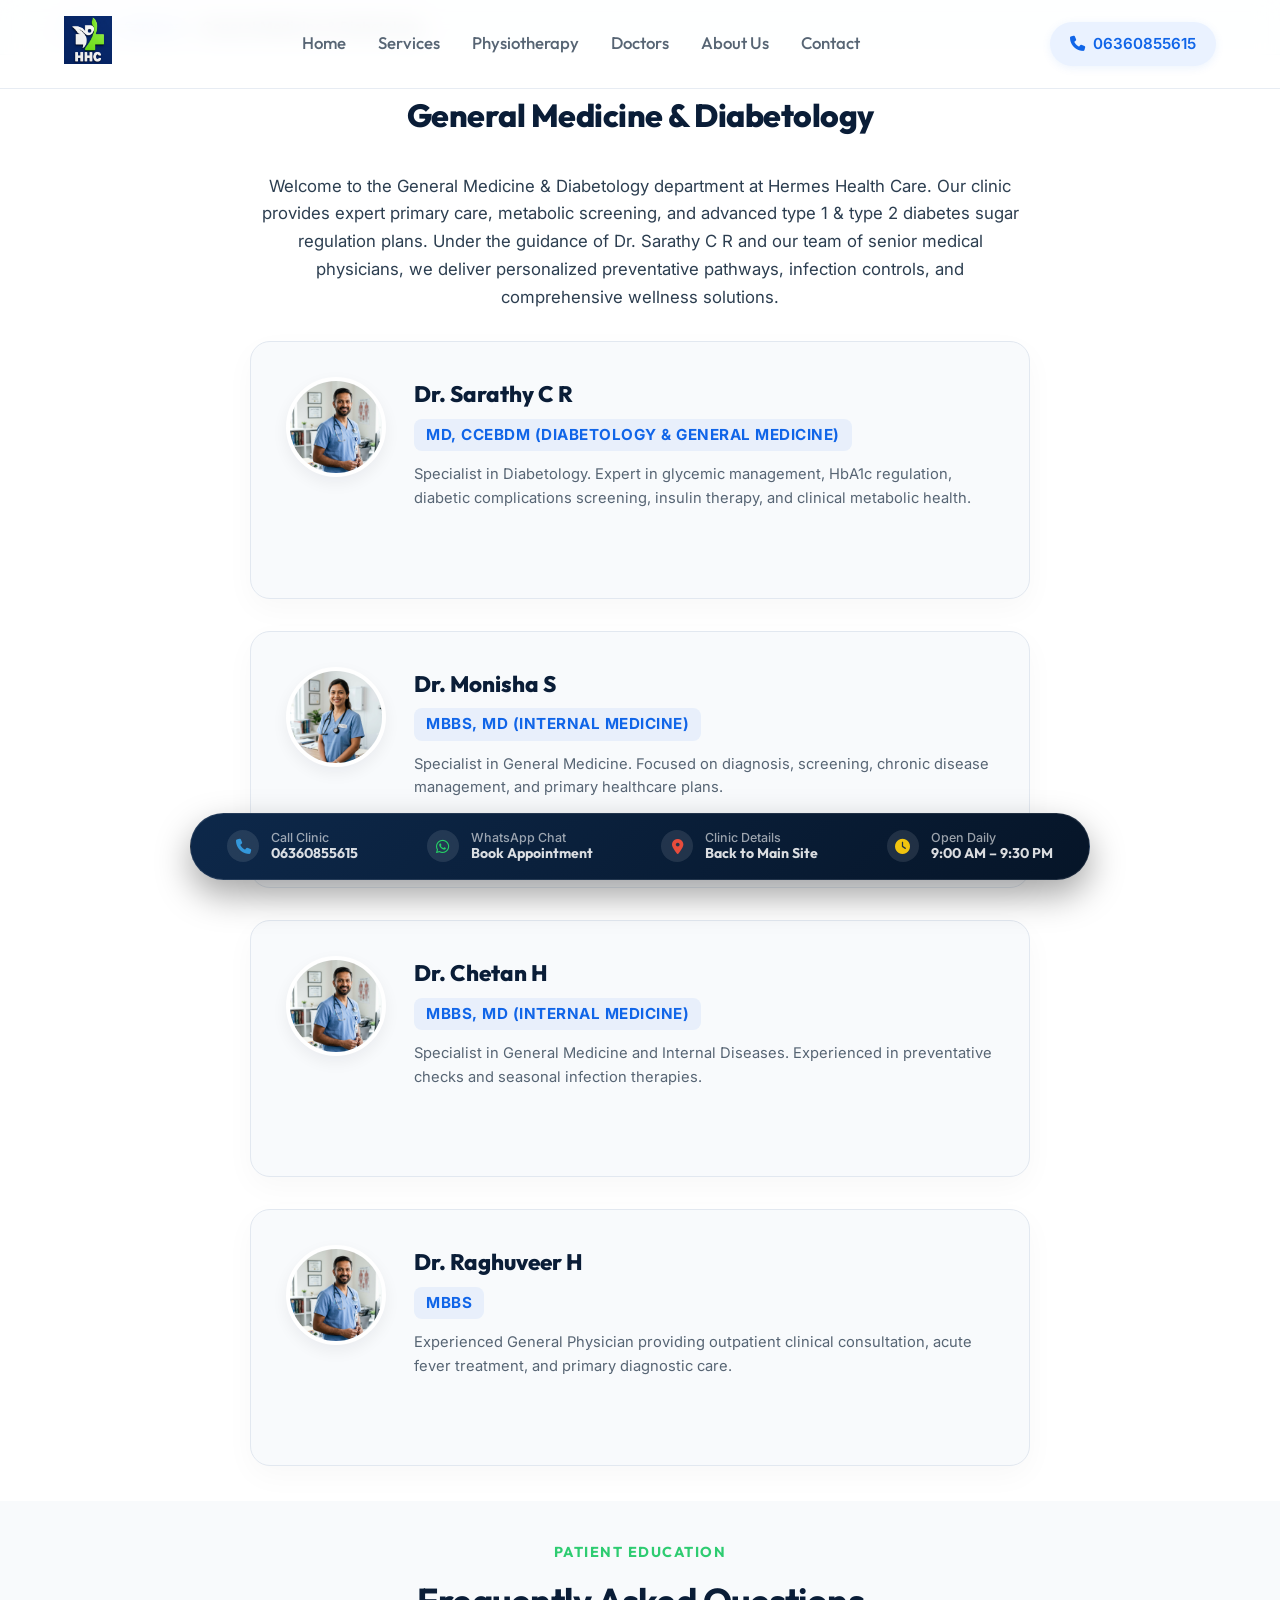
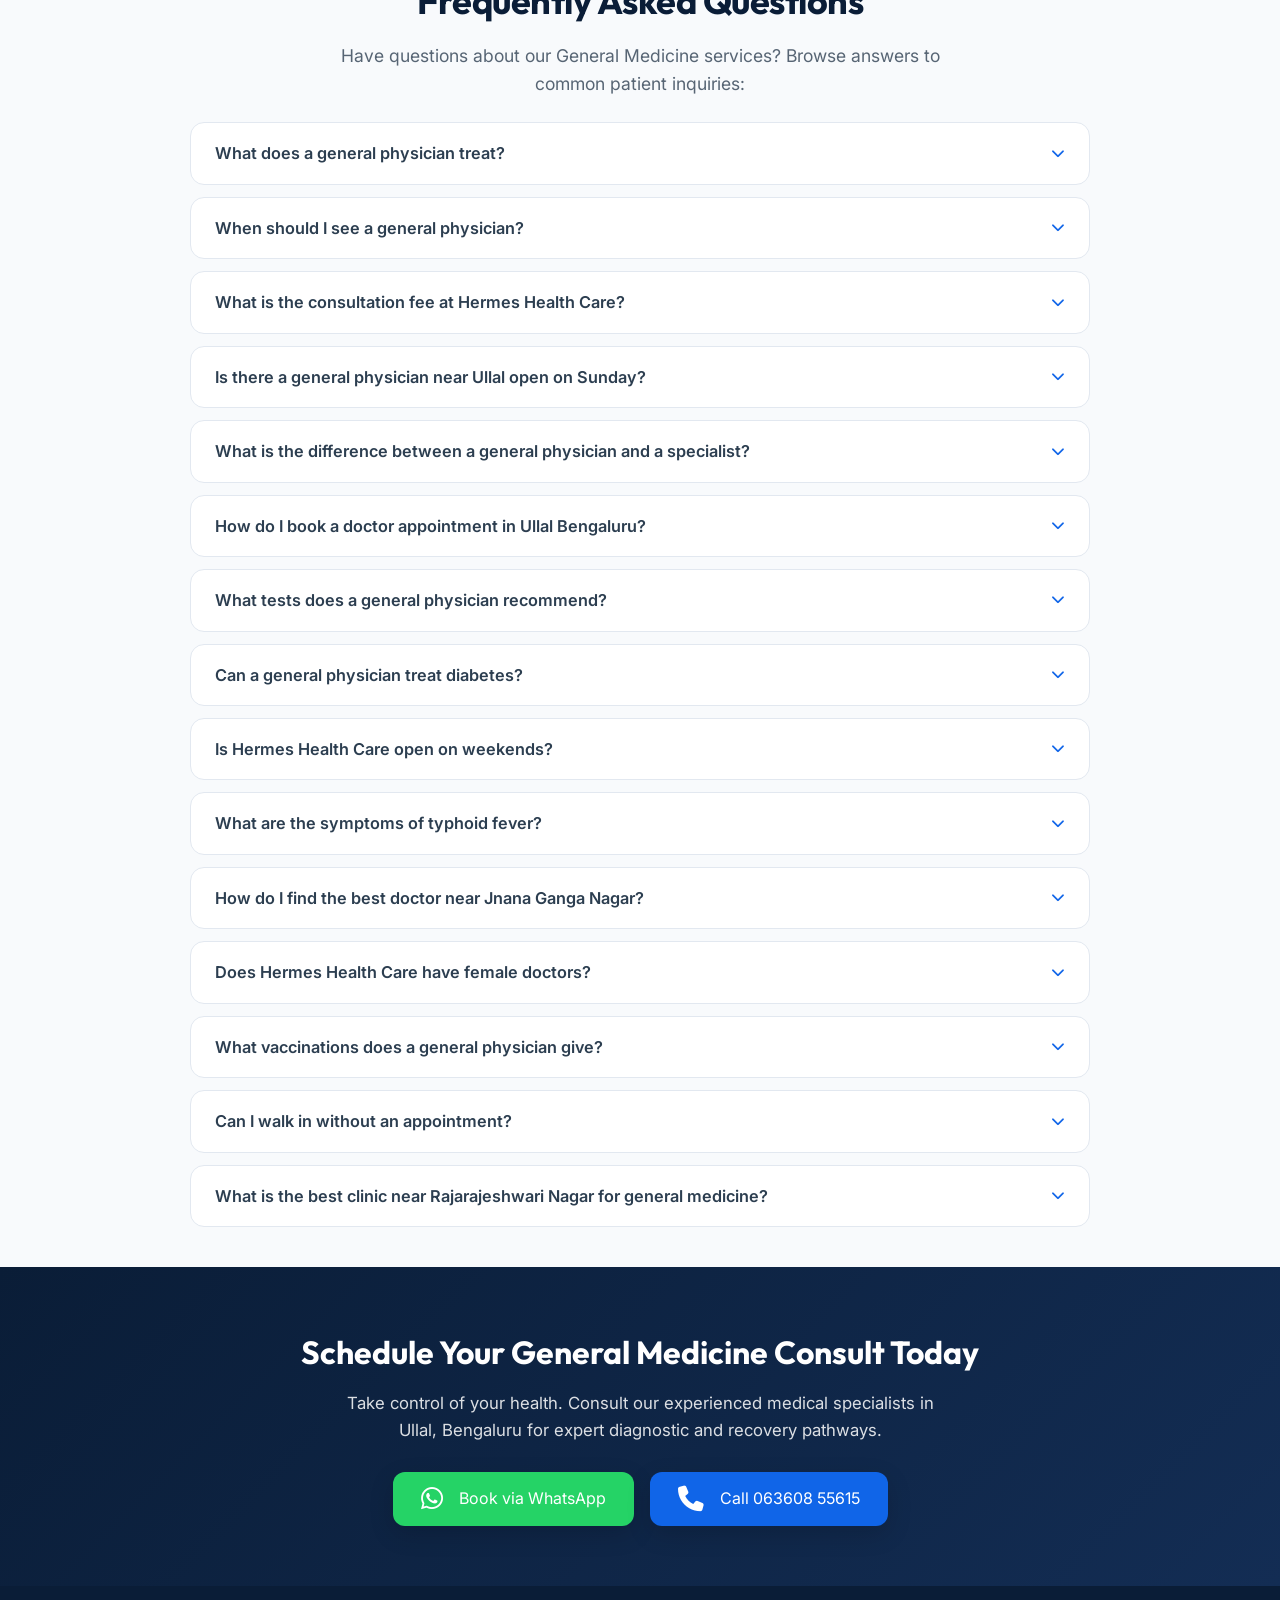
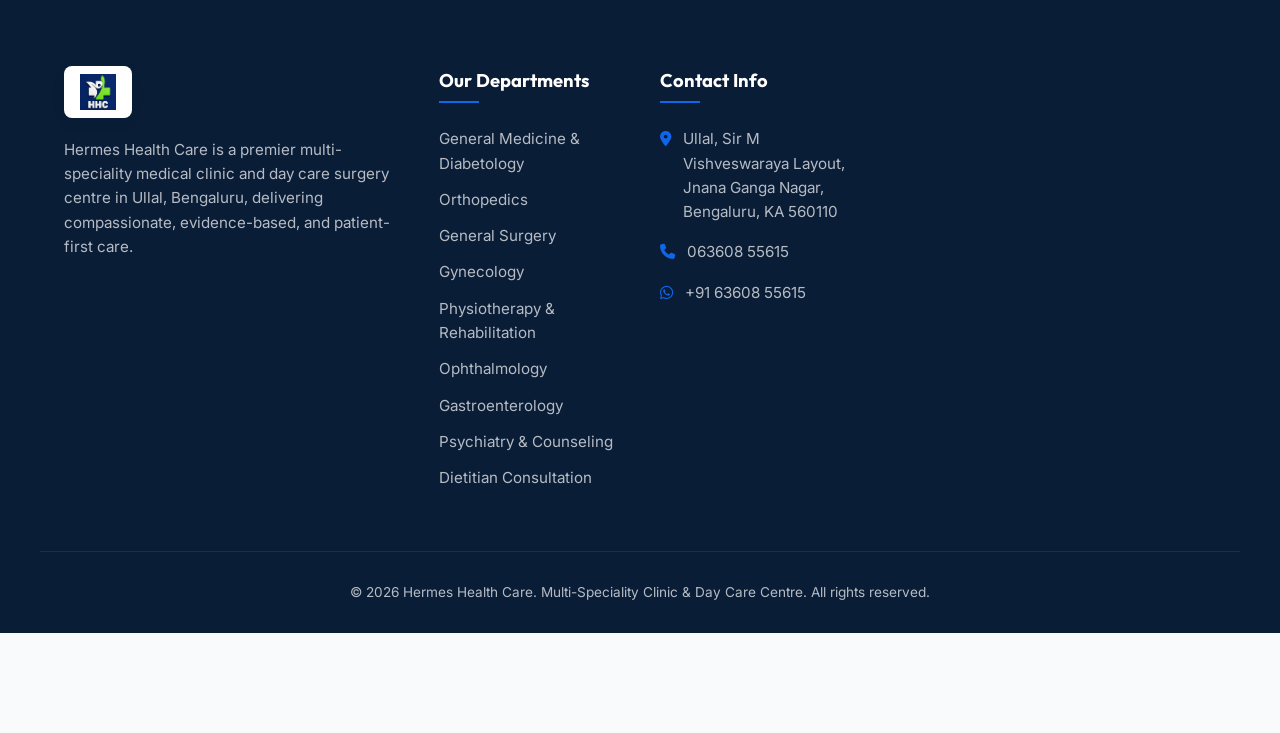
<file: diabetes/index.html>
<!DOCTYPE html>
<html lang="en">
<head>
    <meta charset="UTF-8">
    <meta http-equiv="refresh" content="0; url=../general-medicine/index.html">
    <title>Diabetology Department - Redirecting...</title>
    <link rel="canonical" href="https://hermeshealthcare.in/general-medicine/index.html">
    <script>
        window.location.href = "../general-medicine/index.html";
    </script>
</head>
<body>
    <p>We have merged our Diabetology and General Medicine services into one department. Redirecting you to <a href="../general-medicine/index.html">General Medicine & Diabetology</a>.</p>
</body>
</html>
</file>
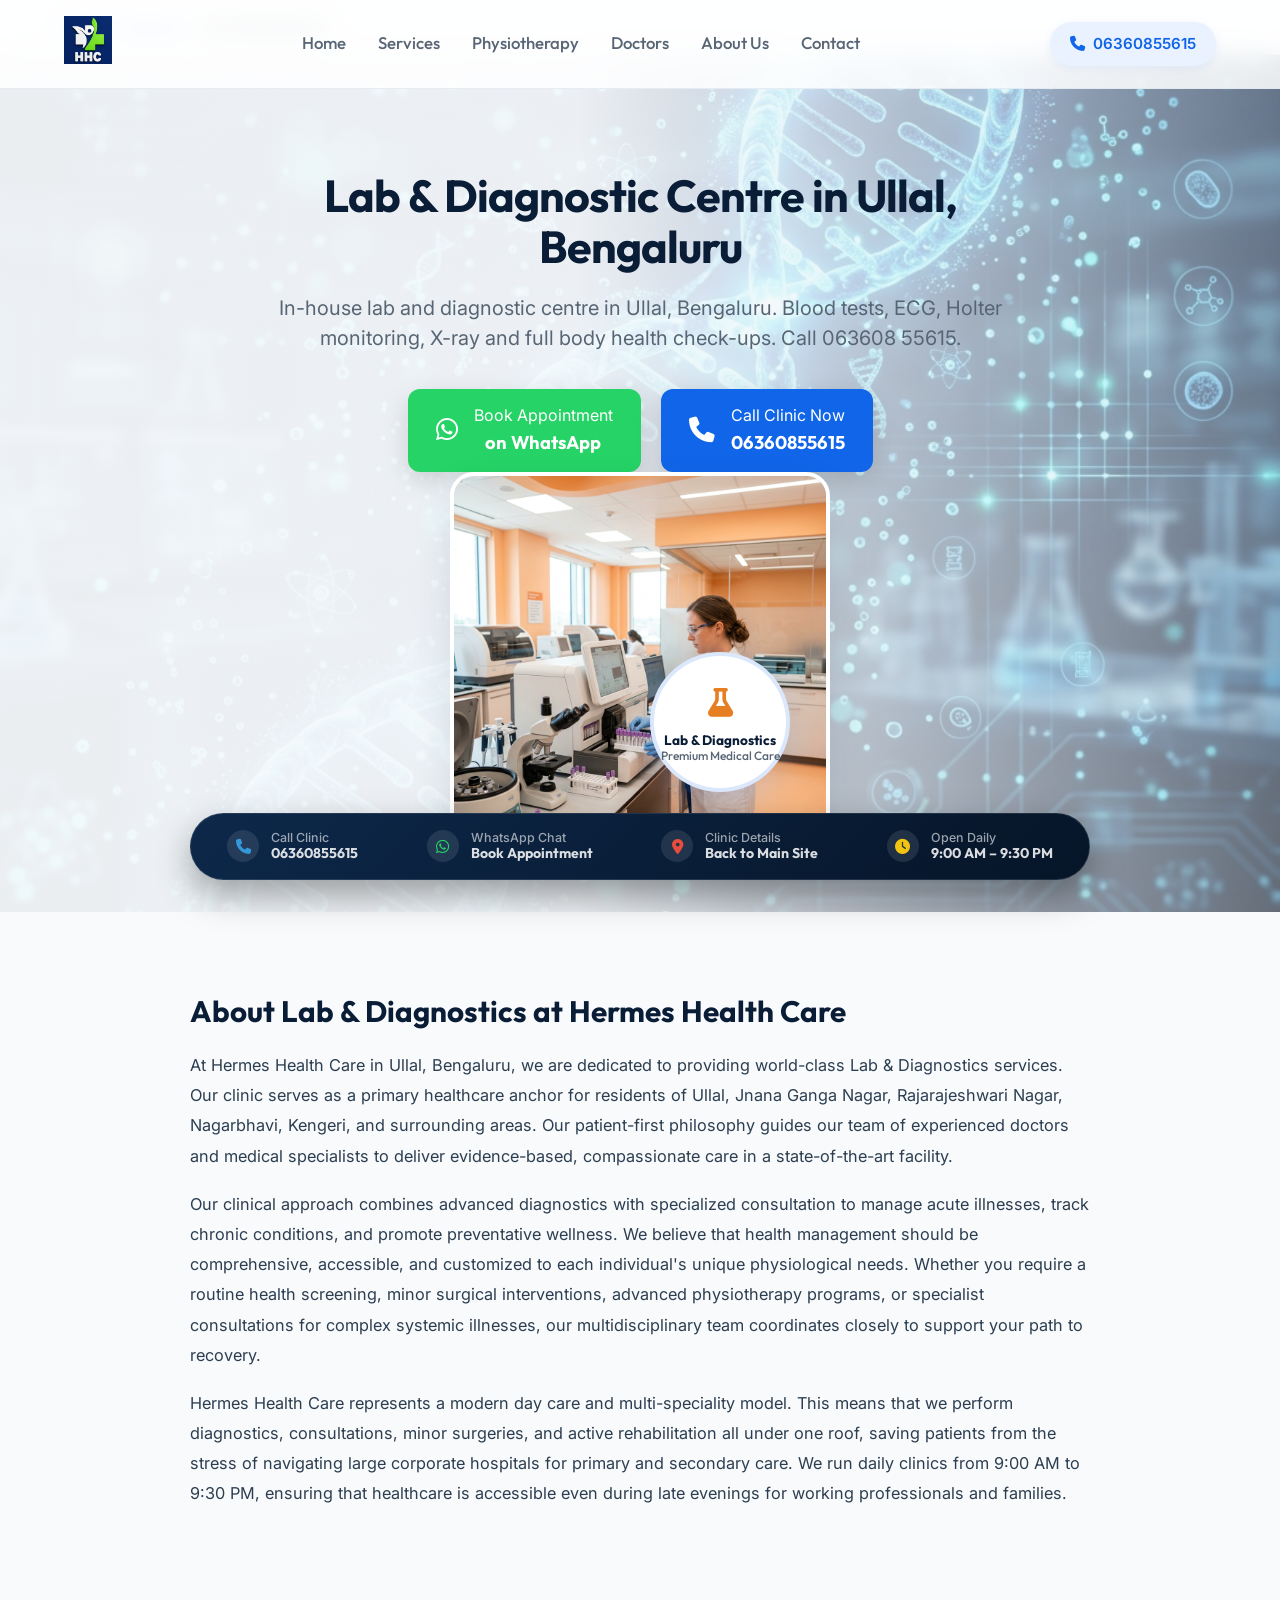
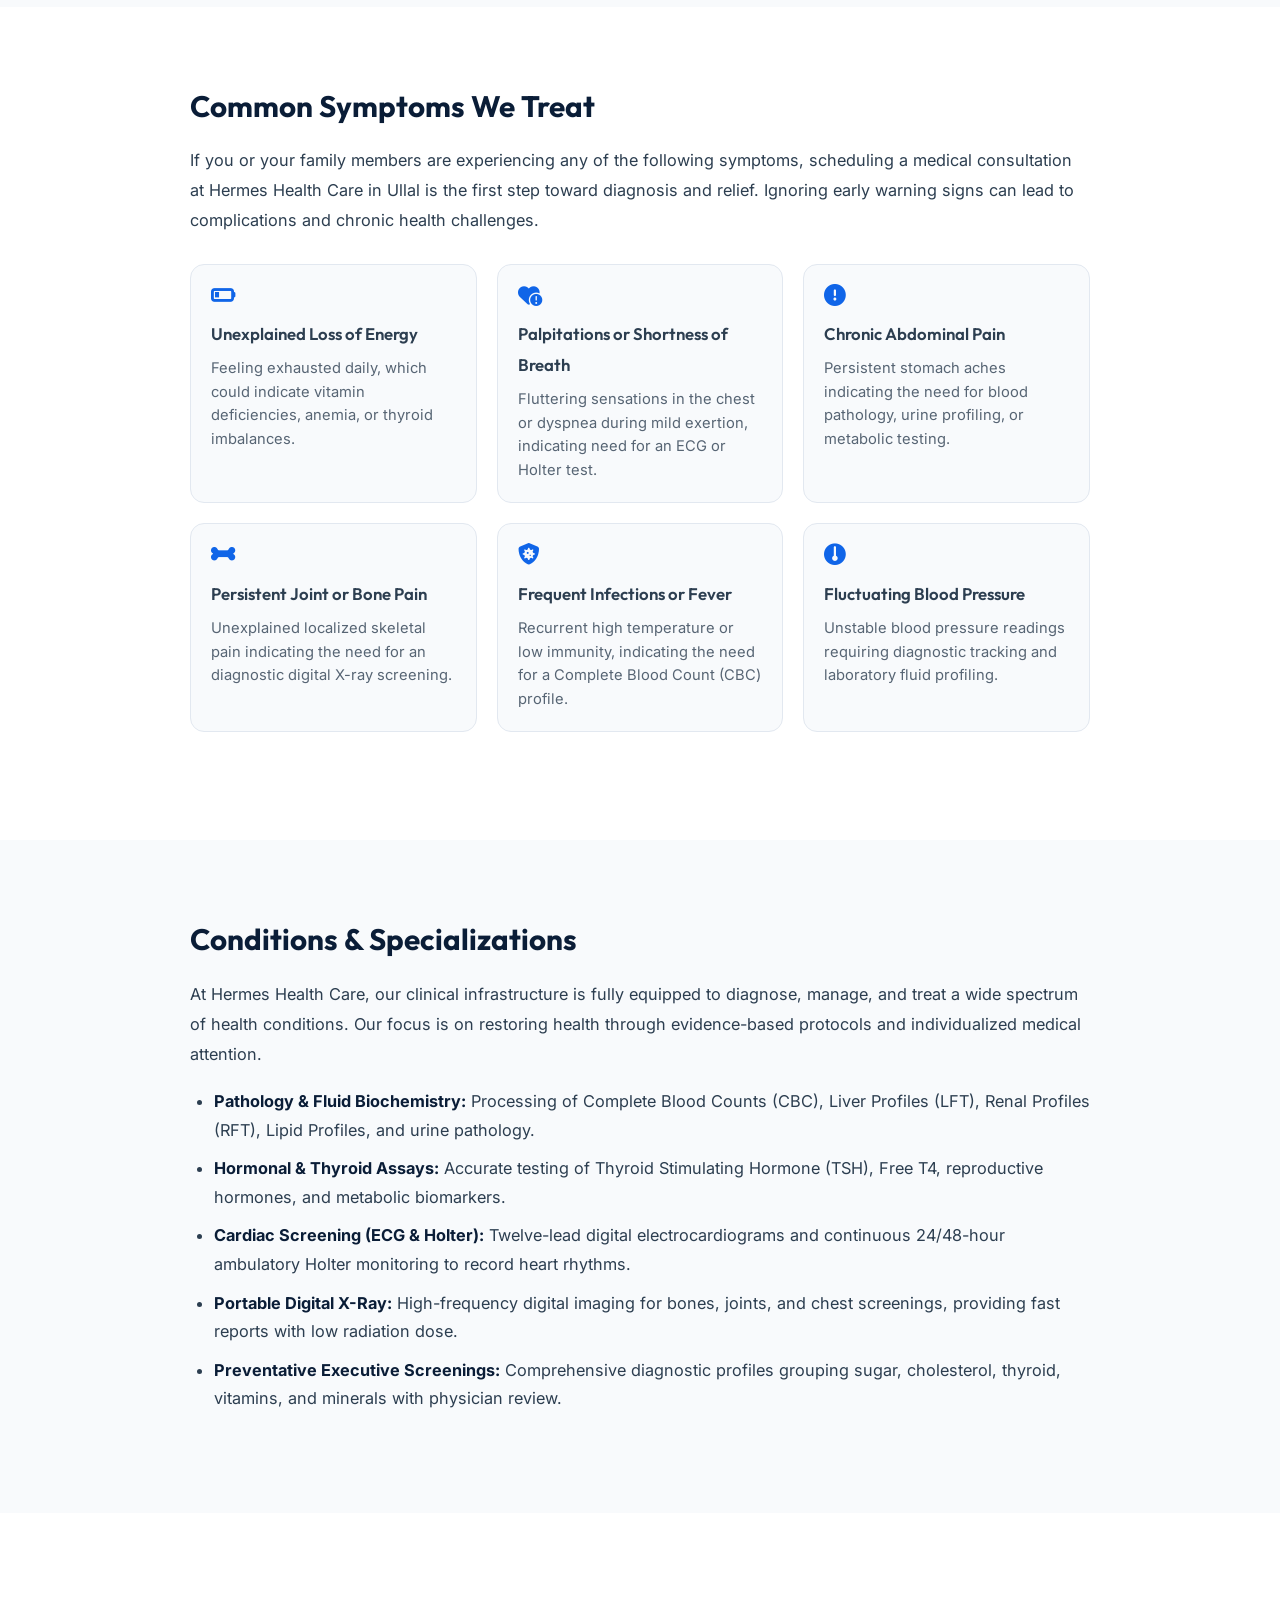
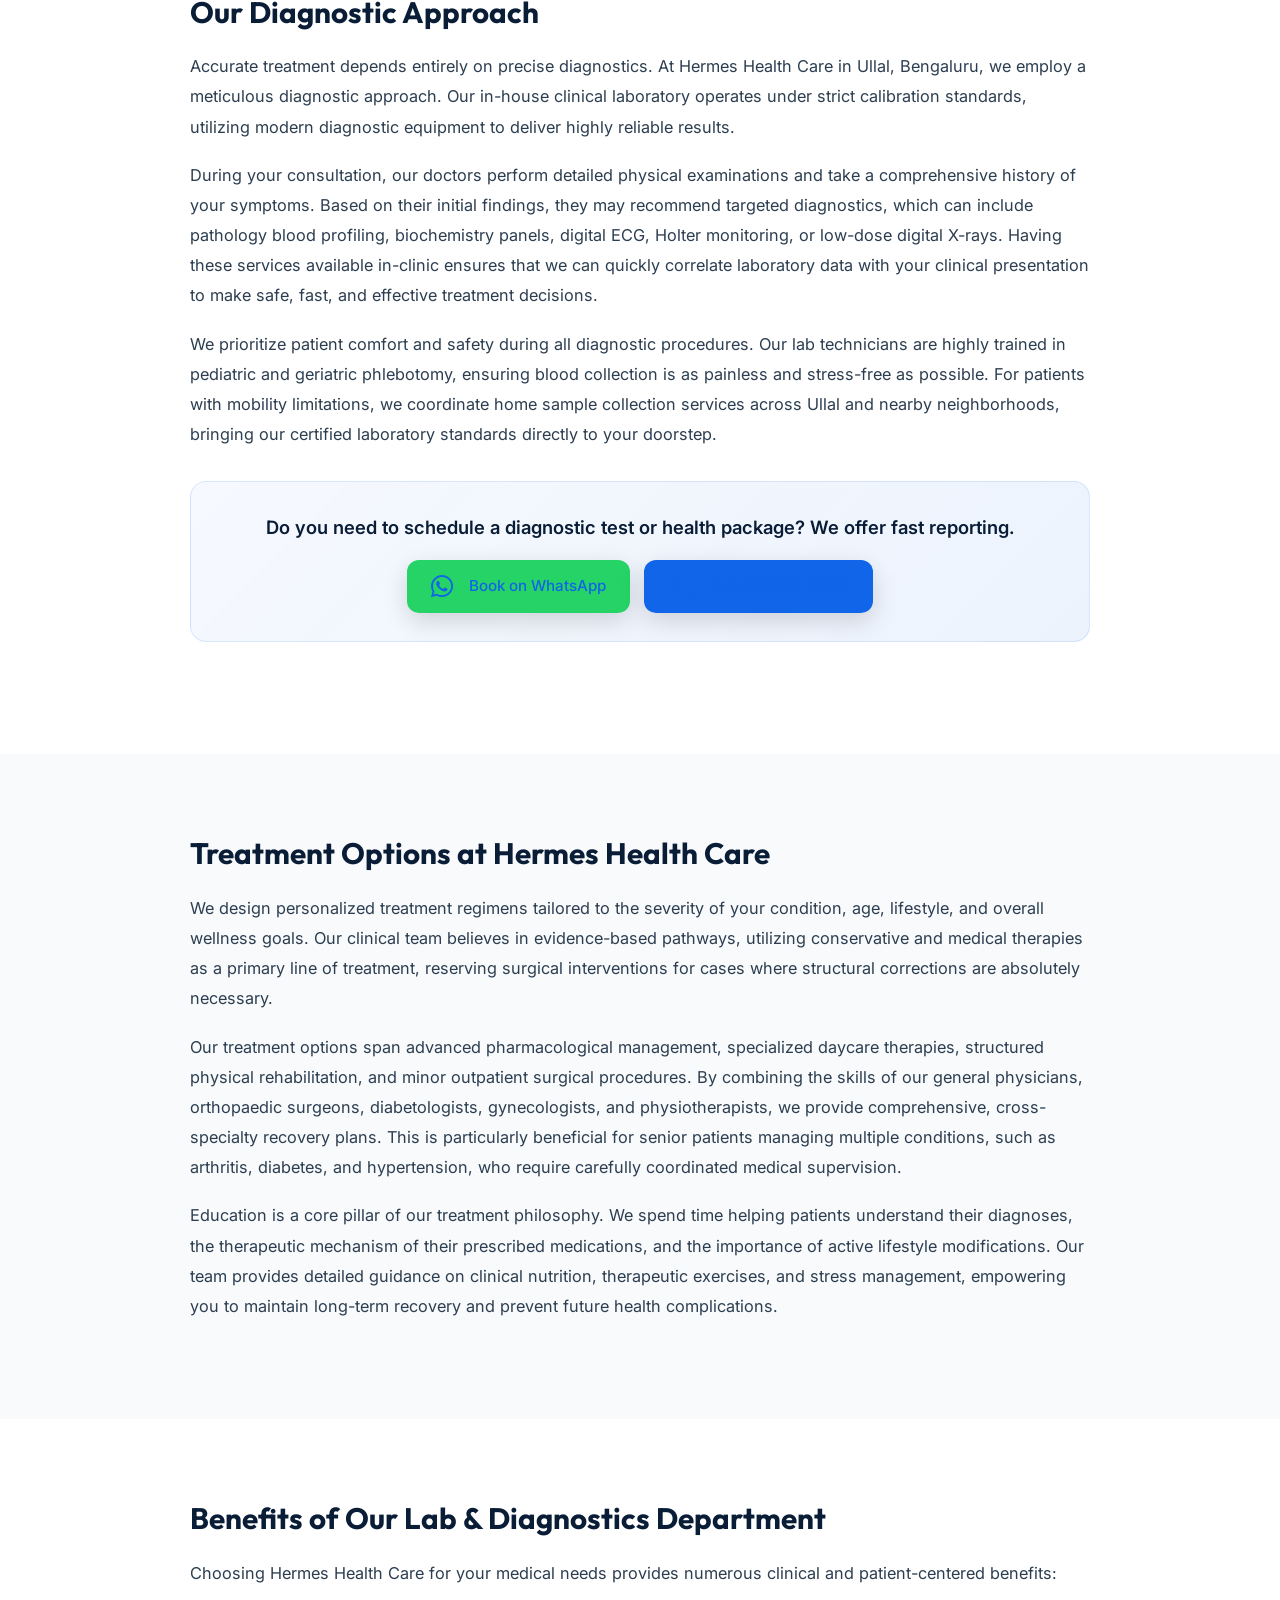
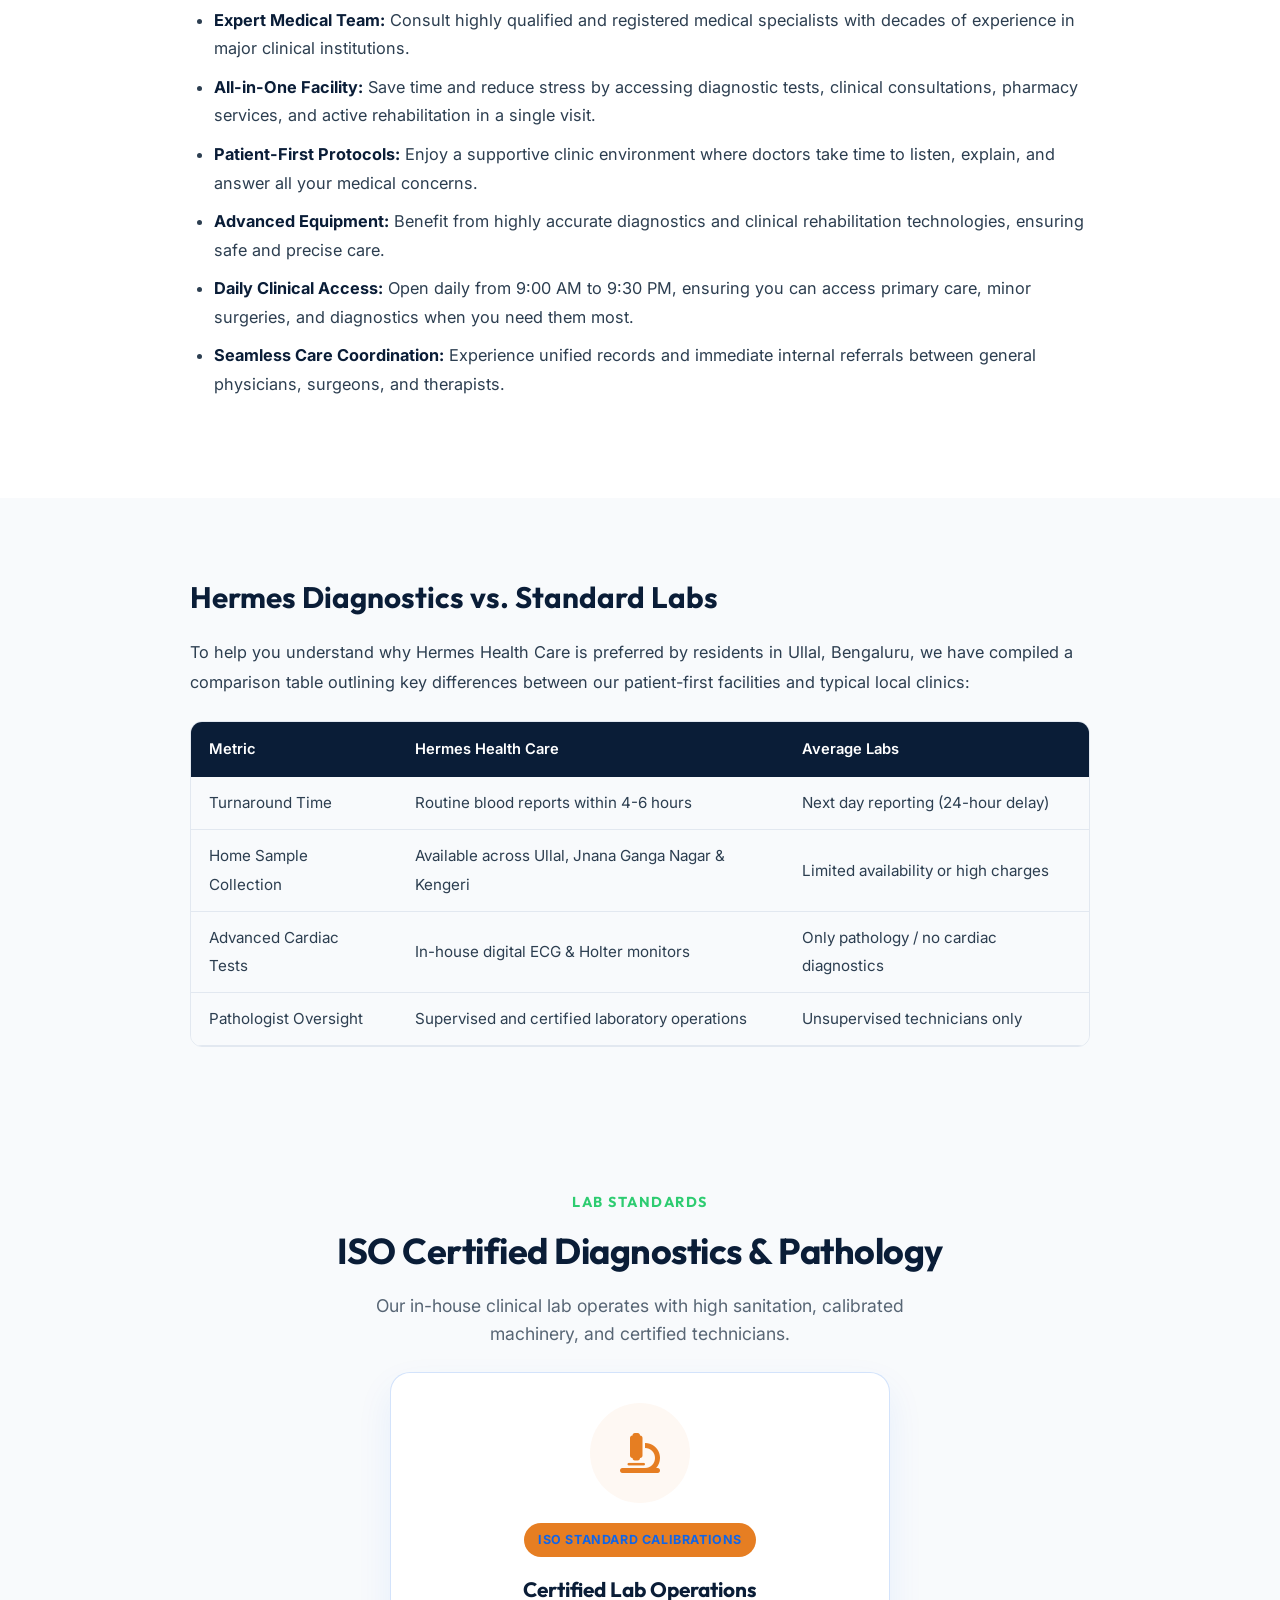
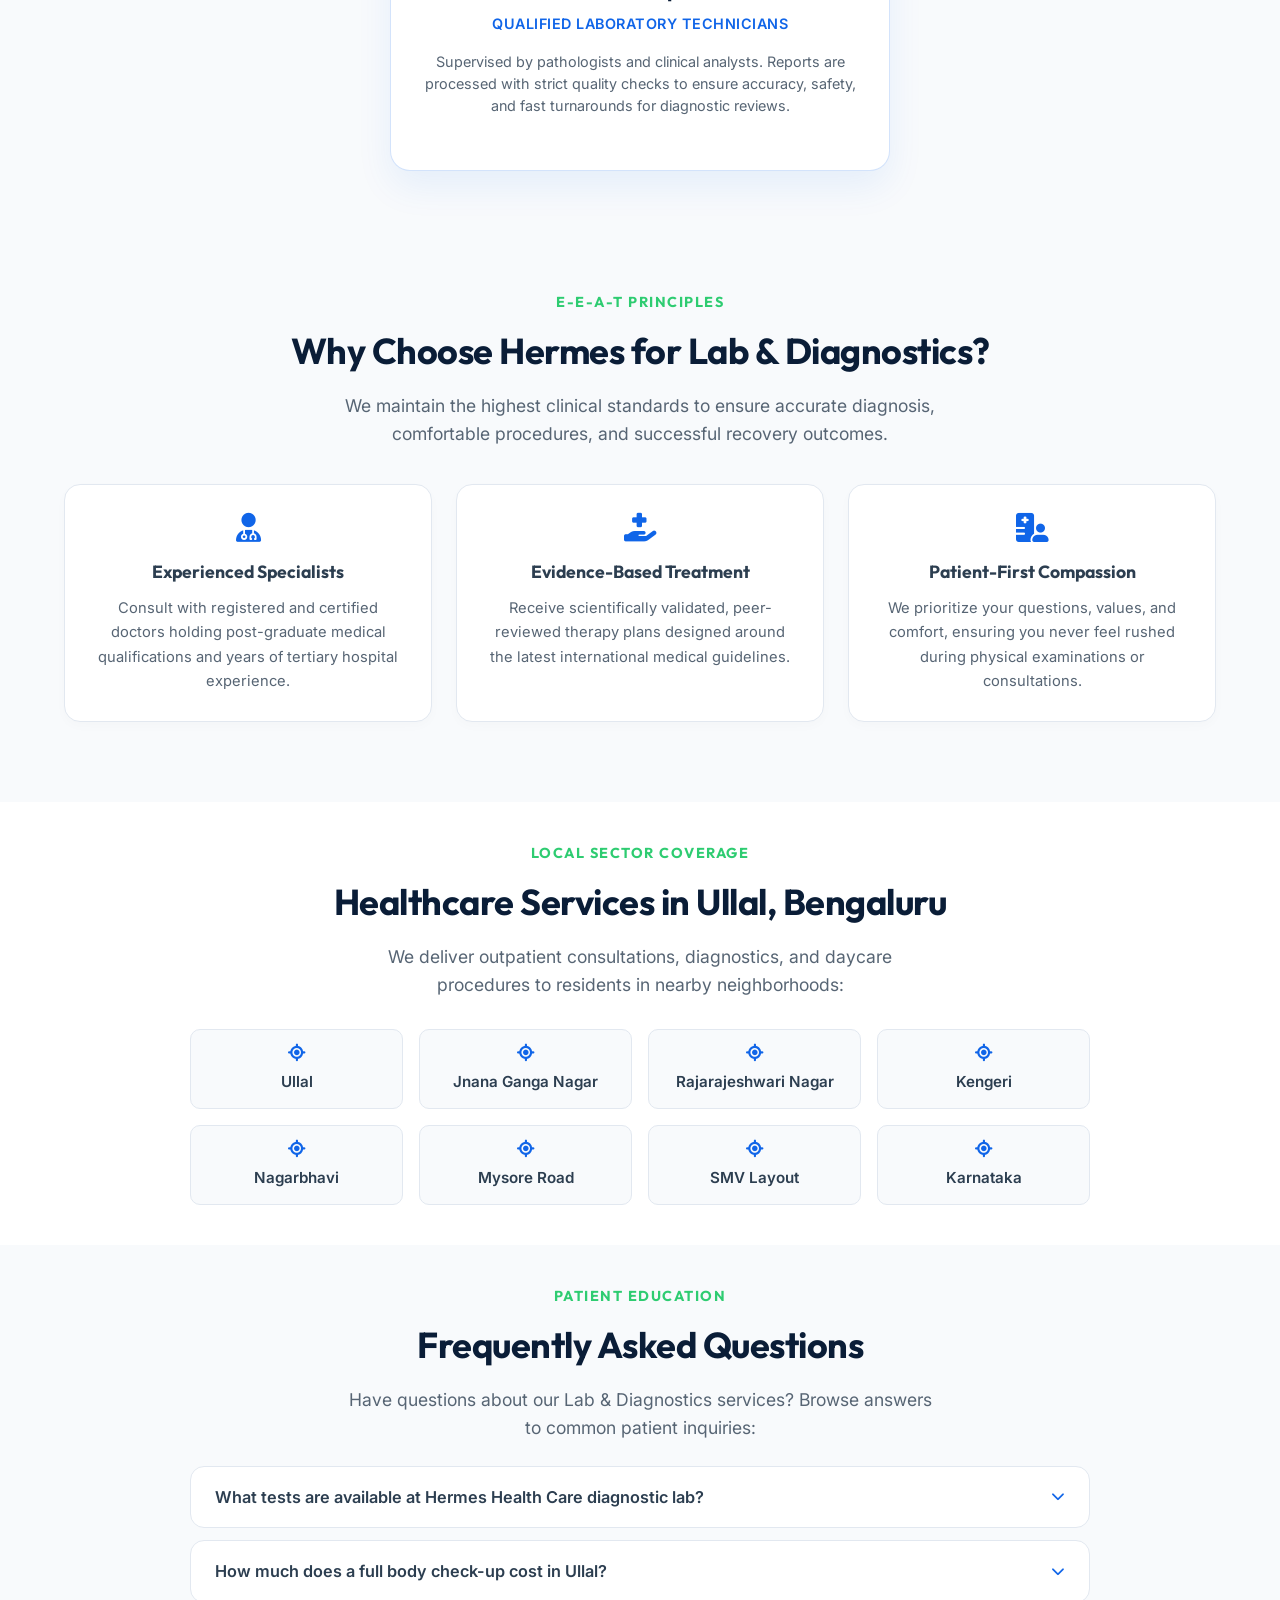
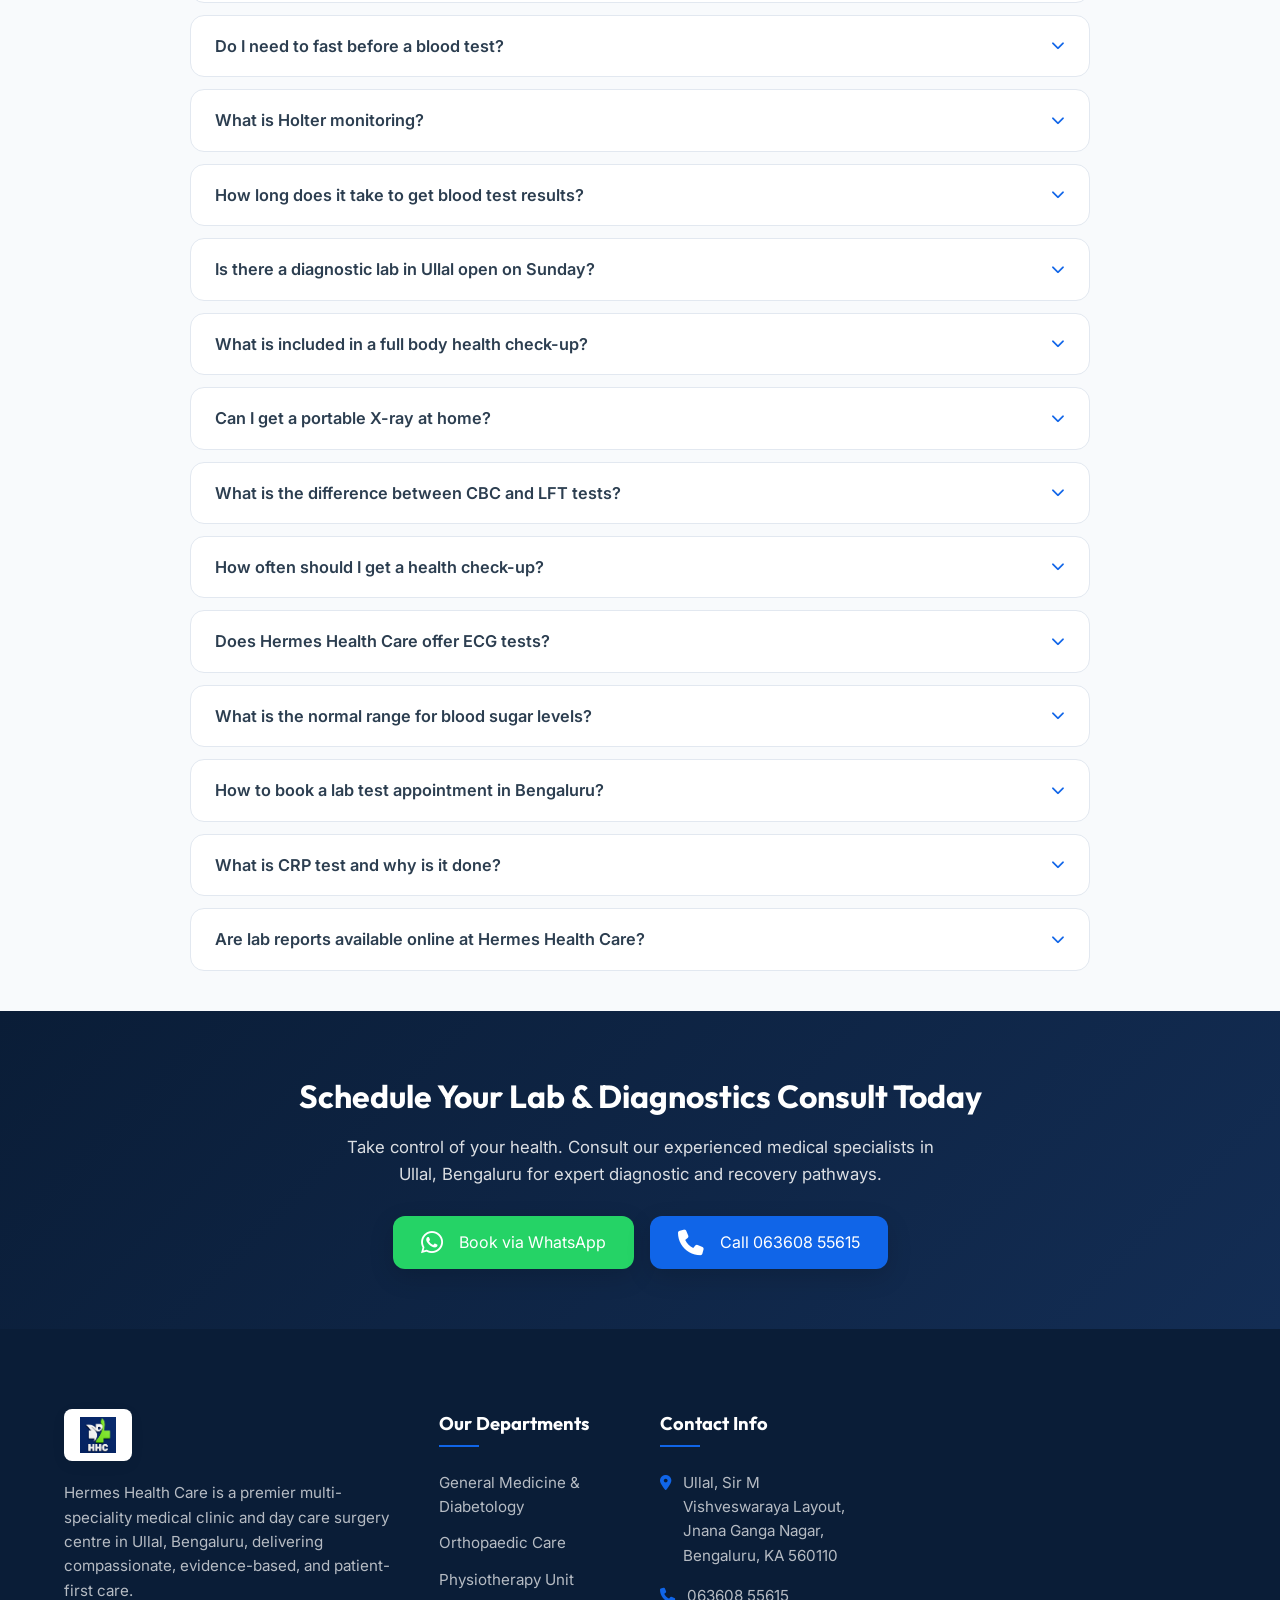
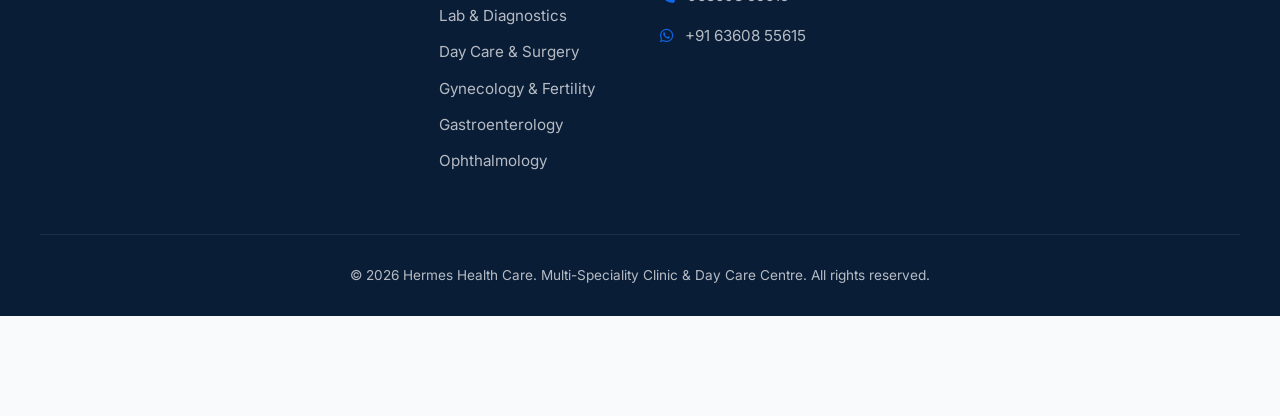
<file: diagnostics/index.html>
<!DOCTYPE html>
<html lang="en">
<head>
    <meta charset="UTF-8">
    <meta name="viewport" content="width=device-width, initial-scale=1.0">
    <title>Best Diagnostic Centre in Ullal Bengaluru | Hermes Health Care</title>
    <meta name="description" content="In-house lab and diagnostic centre in Ullal, Bengaluru. Blood tests, ECG, Holter monitoring, X-ray and full body health check-ups. Call 063608 55615.">
    <meta name="keywords" content="diagnostic centre near me, blood test lab Ullal, ECG test Bengaluru, lab near me, diagnostic lab near me">
    <meta name="robots" content="index, follow">
    <link rel="canonical" href="https://hermeshealthcare.in/diagnostics/index.html">

    <!-- Open Graph -->
    <meta property="og:type" content="website">
    <meta property="og:url" content="https://hermeshealthcare.in/diagnostics/index.html">
    <meta property="og:title" content="Best Diagnostic Centre in Ullal Bengaluru | Hermes Health Care">
    <meta property="og:description" content="In-house lab and diagnostic centre in Ullal, Bengaluru. Blood tests, ECG, Holter monitoring, X-ray and full body health check-ups. Call 063608 55615.">
    <meta property="og:image" content="../images/logo.png">

    <!-- Twitter -->
    <meta property="twitter:card" content="summary_large_image">
    <meta property="twitter:url" content="https://hermeshealthcare.in/diagnostics/index.html">
    <meta property="twitter:title" content="Best Diagnostic Centre in Ullal Bengaluru | Hermes Health Care">
    <meta property="twitter:description" content="In-house lab and diagnostic centre in Ullal, Bengaluru. Blood tests, ECG, Holter monitoring, X-ray and full body health check-ups. Call 063608 55615.">
    <meta property="twitter:image" content="../images/logo.png">

    <!-- Fonts & Icons -->
    <link rel="preconnect" href="https://fonts.googleapis.com">
    <link rel="preconnect" href="https://fonts.gstatic.com" crossorigin>
    <link href="https://fonts.googleapis.com/css2?family=Inter:wght@400;500;600;700&family=Outfit:wght@400;500;600;700;800&display=swap" rel="stylesheet">
    <link rel="stylesheet" href="https://cdnjs.cloudflare.com/ajax/libs/font-awesome/6.4.0/css/all.min.css">
    <link rel="stylesheet" href="../styles.css">

    <!-- JSON-LD Structured Data -->
    <script type="application/ld+json">
    [
  {
    "@context": "https://schema.org",
    "@type": "MedicalClinic",
    "name": "Hermes Health Care",
    "alternateName": "Hermes Health Care - Lab & Diagnostics",
    "image": "https://hermeshealthcare.in/images/logo.png",
    "@id": "https://hermeshealthcare.in/diagnostics/#clinic",
    "url": "https://hermeshealthcare.in/diagnostics/index.html",
    "telephone": "+91 63608 55615",
    "priceRange": "$$",
    "address": {
      "@type": "PostalAddress",
      "streetAddress": "Ullal, Sir M Vishveswaraya Layout, Jnana Ganga Nagar",
      "addressLocality": "Bengaluru",
      "addressRegion": "Karnataka",
      "postalCode": "560110",
      "addressCountry": "IN"
    },
    "geo": {
      "@type": "GeoCoordinates",
      "latitude": 12.9602,
      "longitude": 77.4988
    },
    "openingHoursSpecification": {
      "@type": "OpeningHoursSpecification",
      "dayOfWeek": [
        "Monday",
        "Tuesday",
        "Wednesday",
        "Thursday",
        "Friday",
        "Saturday",
        "Sunday"
      ],
      "opens": "09:00",
      "closes": "21:30"
    },
    "medicalSpecialty": [
      "LaboratoryScience",
      "Pathology"
    ]
  },
  {
    "@context": "https://schema.org",
    "@type": "Service",
    "name": "Lab & Diagnostic Centre",
    "provider": {
      "@type": "MedicalClinic",
      "name": "Hermes Health Care"
    },
    "areaServed": [
      {
        "@type": "AdministrativeArea",
        "name": "Ullal, Bengaluru"
      },
      {
        "@type": "AdministrativeArea",
        "name": "Jnana Ganga Nagar, Bengaluru"
      },
      {
        "@type": "AdministrativeArea",
        "name": "Rajarajeshwari Nagar, Bengaluru"
      },
      {
        "@type": "AdministrativeArea",
        "name": "Kengeri, Bengaluru"
      },
      {
        "@type": "AdministrativeArea",
        "name": "Nagarbhavi, Bengaluru"
      }
    ]
  },
  {
    "@context": "https://schema.org",
    "@type": "FAQPage",
    "mainEntity": [
      {
        "@type": "Question",
        "name": "What tests are available at Hermes Health Care diagnostic lab?",
        "acceptedAnswer": {
          "@type": "Answer",
          "text": "Our lab offers a comprehensive range of diagnostics including Complete Blood Count (CBC), Liver Function Tests (LFT), Kidney Function Tests (KFT), Thyroid Profiles, Lipid Profiles, HbA1c, digital ECGs, 24/48-hour Holter monitoring, and digital X-rays."
        }
      },
      {
        "@type": "Question",
        "name": "How much does a full body check-up cost in Ullal?",
        "acceptedAnswer": {
          "@type": "Answer",
          "text": "We offer highly affordable and competitively priced health packages. Please contact our reception desk on WhatsApp for the exact prices of our Basic, Executive, and Full Body Check-Up packages."
        }
      },
      {
        "@type": "Question",
        "name": "Do I need to fast before a blood test?",
        "acceptedAnswer": {
          "@type": "Answer",
          "text": "Yes, tests like fasting blood glucose and lipid profiles require 10 to 12 hours of overnight fasting. You may drink plain water during this period, but avoid coffee, tea, or food."
        }
      },
      {
        "@type": "Question",
        "name": "What is Holter monitoring?",
        "acceptedAnswer": {
          "@type": "Answer",
          "text": "A Holter monitor is a portable, wearable device that continuously records your heart's electrical activity (ECG) for 24 to 48 hours, capturing heart rate irregularities that a standard ECG might miss."
        }
      },
      {
        "@type": "Question",
        "name": "How long does it take to get blood test results?",
        "acceptedAnswer": {
          "@type": "Answer",
          "text": "Most routine blood test reports (CBC, sugar, lipids, kidney, liver profiles) are processed and emailed within 4 to 6 hours. Specialized hormone or cultural tests may take 24 to 48 hours."
        }
      },
      {
        "@type": "Question",
        "name": "Is there a diagnostic lab in Ullal open on Sunday?",
        "acceptedAnswer": {
          "@type": "Answer",
          "text": "Yes, our in-house diagnostic centre and laboratory is open daily, including Sundays, from 9:00 AM to 9:30 PM for sample collection and ECG services."
        }
      },
      {
        "@type": "Question",
        "name": "What is included in a full body health check-up?",
        "acceptedAnswer": {
          "@type": "Answer",
          "text": "Our package includes Liver Function (LFT), Kidney Function (KFT), Thyroid Profile, Lipid Profile, Diabetes Profile (FBS, HbA1c), CBC, CRP, Vitamin D, Active Vitamin B12, Calcium, and Iron levels."
        }
      },
      {
        "@type": "Question",
        "name": "Can I get a portable X-ray at home?",
        "acceptedAnswer": {
          "@type": "Answer",
          "text": "We provide bedside portable digital X-ray services for elderly or bedridden patients in and around Ullal, bringing diagnostic imaging directly to your home."
        }
      },
      {
        "@type": "Question",
        "name": "What is the difference between CBC and LFT tests?",
        "acceptedAnswer": {
          "@type": "Answer",
          "text": "A CBC (Complete Blood Count) evaluates blood cells, hemoglobin, and infection markers. An LFT (Liver Function Test) measures blood proteins and enzymes to assess liver health."
        }
      },
      {
        "@type": "Question",
        "name": "How often should I get a health check-up?",
        "acceptedAnswer": {
          "@type": "Answer",
          "text": "Healthy adults are advised to get a basic health check-up once a year. Individuals over 40 or those with chronic conditions like diabetes or high blood pressure should get checked every 6 months."
        }
      },
      {
        "@type": "Question",
        "name": "Does Hermes Health Care offer ECG tests?",
        "acceptedAnswer": {
          "@type": "Answer",
          "text": "Yes, we provide twelve-lead digital electrocardiograms (ECG) in-clinic for quick, accurate cardiac screening and detection of heart rate irregularities."
        }
      },
      {
        "@type": "Question",
        "name": "What is the normal range for blood sugar levels?",
        "acceptedAnswer": {
          "@type": "Answer",
          "text": "Fasting blood sugar should ideally be below 100 mg/dL, and post-prandial (2 hours after food) should be below 140 mg/dL. HbA1c should remain below 5.7% for non-diabetic adults."
        }
      },
      {
        "@type": "Question",
        "name": "How to book a lab test appointment in Bengaluru?",
        "acceptedAnswer": {
          "@type": "Answer",
          "text": "You can schedule a blood collection or diagnostic check by calling 063608 55615, or messaging us on WhatsApp to book a time slot or request home collection."
        }
      },
      {
        "@type": "Question",
        "name": "What is CRP test and why is it done?",
        "acceptedAnswer": {
          "@type": "Answer",
          "text": "A C-Reactive Protein (CRP) blood test measures systemic inflammation. It is performed to help detect acute infections, inflammatory conditions, or evaluate cardiovascular risks."
        }
      },
      {
        "@type": "Question",
        "name": "Are lab reports available online at Hermes Health Care?",
        "acceptedAnswer": {
          "@type": "Answer",
          "text": "Yes, all laboratory and diagnostic reports are converted into secure PDF format and shared directly with you via WhatsApp or email for easy retrieval."
        }
      }
    ]
  }
]
    </script>
</head>
<body>

    <!-- Header Navigation -->
    <header class="main-header" id="header">
        <div class="header-container">
            <a href="../index.html#home" class="logo-link">
                <img src="../images/logo.png" alt="Hermes Health Care Logo" class="clinic-logo">
            </a>
            <nav class="nav-menu" id="nav-menu" aria-label="Main Navigation">
                <ul>
                    <li><a href="../index.html#home" class="nav-link">Home</a></li>
                    <li><a href="../index.html#services" class="nav-link">Services</a></li>
                    <li><a href="../physiotherapy/index.html" class="nav-link">Physiotherapy</a></li>
                    <li><a href="#doctors" class="nav-link">Doctors</a></li>
                    <li><a href="../index.html#about" class="nav-link">About Us</a></li>
                    <li><a href="../index.html#contact" class="nav-link">Contact</a></li>
                </ul>
            </nav>
            <div class="header-cta">
                <a href="tel:+916360855615" class="btn-phone-header" aria-label="Call clinic at 06360855615">
                    <i class="fa-solid fa-phone"></i>
                    <span>06360855615</span>
                </a>
                <button class="mobile-menu-toggle" id="mobile-menu-toggle" aria-label="Toggle navigation menu">
                    <span class="bar"></span>
                    <span class="bar"></span>
                    <span class="bar"></span>
                </button>
            </div>
        </div>
    </header>

    <!-- Breadcrumb Navigation -->
    <nav class="breadcrumb-nav" aria-label="Breadcrumb">
        <ol itemscope itemtype="https://schema.org/BreadcrumbList">
            <li itemprop="itemListElement" itemscope itemtype="https://schema.org/ListItem">
                <a itemprop="item" href="../index.html#home">
                    <span itemprop="name">Home</span>
                </a>
                <meta itemprop="position" content="1" />
            </li>
            <li itemprop="itemListElement" itemscope itemtype="https://schema.org/ListItem">
                <a itemprop="item" href="../index.html#services">
                    <span itemprop="name">Services</span>
                </a>
                <meta itemprop="position" content="2" />
            </li>
            <li itemprop="itemListElement" itemscope itemtype="https://schema.org/ListItem">
                <span itemprop="name" style="color: var(--color-text-dark); font-weight: 600;">Lab & Diagnostics</span>
                <meta itemprop="position" content="3" />
            </li>
        </ol>
    </nav>

    <!-- Hero Section -->
    <section class="hero-section" id="diagnostics-programs" style="background-image: linear-gradient(135deg, rgba(16, 101, 232, 0.08), rgba(10, 29, 55, 0.08)), url('../images/hero-dna-bg.png');">
        <div class="hero-overlay"></div>
        <div class="hero-container">
            <div class="hero-content">
                <h1 class="hero-title">Lab & Diagnostic Centre in Ullal, Bengaluru</h1>
                <p class="hero-subtitle">In-house lab and diagnostic centre in Ullal, Bengaluru. Blood tests, ECG, Holter monitoring, X-ray and full body health check-ups. Call 063608 55615.</p>
                <div class="hero-actions">
                    <a href="https://wa.me/916360855615?text=Hello%20Hermes%20Health%20Care,%20I%20would%20like%20to%20book%20a%20Lab & Diagnostics%20consultation." target="_blank" rel="noopener noreferrer" class="btn-hero-whatsapp">
                        <i class="fa-brands fa-whatsapp"></i>
                        <span>Book Appointment<br><strong class="btn-subtext">on WhatsApp</strong></span>
                    </a>
                    <a href="tel:+916360855615" class="btn-hero-call">
                        <i class="fa-solid fa-phone"></i>
                        <span>Call Clinic Now<br><strong class="btn-subtext">06360855615</strong></span>
                    </a>
                </div>
            </div>
            <div class="hero-visual">
                <img src="../images/diag-hero-main.png" alt="Lab & Diagnostic Centre at Hermes Health Care in Ullal Bengaluru" class="hero-main-img" title="Lab & Diagnostic Centre - Hermes Health Care">
                <div class="priority-floating-card" style="border-color: rgba(16, 101, 232, 0.15);">
                    <div class="priority-icon-wrapper" style="color: var(--theme-orange);">
                        <i class="fa-solid fa-flask"></i>
                    </div>
                    <div class="priority-text">
                        <span class="priority-title">Lab & Diagnostics</span>
                        <span class="priority-subtitle">Premium Medical Care</span>
                    </div>
                </div>
            </div>
        </div>
    </section>
        
    <section class="seo-content-section">
        <div class="seo-content-block">
            <h2>About Lab & Diagnostics at Hermes Health Care</h2>
            <p>At Hermes Health Care in Ullal, Bengaluru, we are dedicated to providing world-class Lab & Diagnostics services. Our clinic serves as a primary healthcare anchor for residents of Ullal, Jnana Ganga Nagar, Rajarajeshwari Nagar, Nagarbhavi, Kengeri, and surrounding areas. Our patient-first philosophy guides our team of experienced doctors and medical specialists to deliver evidence-based, compassionate care in a state-of-the-art facility.</p>
            <p>Our clinical approach combines advanced diagnostics with specialized consultation to manage acute illnesses, track chronic conditions, and promote preventative wellness. We believe that health management should be comprehensive, accessible, and customized to each individual's unique physiological needs. Whether you require a routine health screening, minor surgical interventions, advanced physiotherapy programs, or specialist consultations for complex systemic illnesses, our multidisciplinary team coordinates closely to support your path to recovery.</p>
            <p>Hermes Health Care represents a modern day care and multi-speciality model. This means that we perform diagnostics, consultations, minor surgeries, and active rehabilitation all under one roof, saving patients from the stress of navigating large corporate hospitals for primary and secondary care. We run daily clinics from 9:00 AM to 9:30 PM, ensuring that healthcare is accessible even during late evenings for working professionals and families.</p>

        </div>
    </section>
    
    <section class="seo-content-section">
        <div class="seo-content-block">
            <h2>Common Symptoms We Treat</h2>
            <p>If you or your family members are experiencing any of the following symptoms, scheduling a medical consultation at Hermes Health Care in Ullal is the first step toward diagnosis and relief. Ignoring early warning signs can lead to complications and chronic health challenges.</p>
            
            <div class="symptom-grid">
                <div class="symptom-card">
                    <i class="fa-solid fa-battery-quarter" style="color: var(--color-primary);"></i>
                    <h4>Unexplained Loss of Energy</h4>
                    <p>Feeling exhausted daily, which could indicate vitamin deficiencies, anemia, or thyroid imbalances.</p>
                </div>
                <div class="symptom-card">
                    <i class="fa-solid fa-heart-circle-exclamation" style="color: var(--color-primary);"></i>
                    <h4>Palpitations or Shortness of Breath</h4>
                    <p>Fluttering sensations in the chest or dyspnea during mild exertion, indicating need for an ECG or Holter test.</p>
                </div>
                <div class="symptom-card">
                    <i class="fa-solid fa-circle-exclamation" style="color: var(--color-primary);"></i>
                    <h4>Chronic Abdominal Pain</h4>
                    <p>Persistent stomach aches indicating the need for blood pathology, urine profiling, or metabolic testing.</p>
                </div>
                <div class="symptom-card">
                    <i class="fa-solid fa-bone" style="color: var(--color-primary);"></i>
                    <h4>Persistent Joint or Bone Pain</h4>
                    <p>Unexplained localized skeletal pain indicating the need for an diagnostic digital X-ray screening.</p>
                </div>
                <div class="symptom-card">
                    <i class="fa-solid fa-shield-virus" style="color: var(--color-primary);"></i>
                    <h4>Frequent Infections or Fever</h4>
                    <p>Recurrent high temperature or low immunity, indicating the need for a Complete Blood Count (CBC) profile.</p>
                </div>
                <div class="symptom-card">
                    <i class="fa-solid fa-gauge-simple" style="color: var(--color-primary);"></i>
                    <h4>Fluctuating Blood Pressure</h4>
                    <p>Unstable blood pressure readings requiring diagnostic tracking and laboratory fluid profiling.</p>
                </div>
            </div>

        </div>
    </section>
    
    <section class="seo-content-section">
        <div class="seo-content-block">
            <h2>Conditions & Specializations</h2>
            <p>At Hermes Health Care, our clinical infrastructure is fully equipped to diagnose, manage, and treat a wide spectrum of health conditions. Our focus is on restoring health through evidence-based protocols and individualized medical attention.</p>
            <ul>
                <li><strong>Pathology & Fluid Biochemistry:</strong> Processing of Complete Blood Counts (CBC), Liver Profiles (LFT), Renal Profiles (RFT), Lipid Profiles, and urine pathology.</li>
                <li><strong>Hormonal & Thyroid Assays:</strong> Accurate testing of Thyroid Stimulating Hormone (TSH), Free T4, reproductive hormones, and metabolic biomarkers.</li>
                <li><strong>Cardiac Screening (ECG & Holter):</strong> Twelve-lead digital electrocardiograms and continuous 24/48-hour ambulatory Holter monitoring to record heart rhythms.</li>
                <li><strong>Portable Digital X-Ray:</strong> High-frequency digital imaging for bones, joints, and chest screenings, providing fast reports with low radiation dose.</li>
                <li><strong>Preventative Executive Screenings:</strong> Comprehensive diagnostic profiles grouping sugar, cholesterol, thyroid, vitamins, and minerals with physician review.</li>
            </ul>

        </div>
    </section>
    
    <section class="seo-content-section">
        <div class="seo-content-block">
            <h2>Our Diagnostic Approach</h2>
            <p>Accurate treatment depends entirely on precise diagnostics. At Hermes Health Care in Ullal, Bengaluru, we employ a meticulous diagnostic approach. Our in-house clinical laboratory operates under strict calibration standards, utilizing modern diagnostic equipment to deliver highly reliable results.</p>
            <p>During your consultation, our doctors perform detailed physical examinations and take a comprehensive history of your symptoms. Based on their initial findings, they may recommend targeted diagnostics, which can include pathology blood profiling, biochemistry panels, digital ECG, Holter monitoring, or low-dose digital X-rays. Having these services available in-clinic ensures that we can quickly correlate laboratory data with your clinical presentation to make safe, fast, and effective treatment decisions.</p>
            <p>We prioritize patient comfort and safety during all diagnostic procedures. Our lab technicians are highly trained in pediatric and geriatric phlebotomy, ensuring blood collection is as painless and stress-free as possible. For patients with mobility limitations, we coordinate home sample collection services across Ullal and nearby neighborhoods, bringing our certified laboratory standards directly to your doorstep.</p>
            
            <div class="cta-inline" role="complementary">
                <p>Do you need to schedule a diagnostic test or health package? We offer fast reporting.</p>
                <div class="cta-buttons">
                    <a href="https://wa.me/916360855615?text=Hello%20Hermes%20Health%20Care,%20I%20need%20to%20book%20a%20diagnostic%20test." target="_blank" rel="noopener noreferrer" class="btn-hero-whatsapp"><i class="fa-brands fa-whatsapp"></i><span>Book on WhatsApp</span></a>
                    <a href="tel:+916360855615" class="btn-hero-call"><i class="fa-solid fa-phone"></i><span>Call 063608 55615</span></a>
                </div>
            </div>
        </div>
    </section>
    
    <section class="seo-content-section">
        <div class="seo-content-block">
            <h2>Treatment Options at Hermes Health Care</h2>
            <p>We design personalized treatment regimens tailored to the severity of your condition, age, lifestyle, and overall wellness goals. Our clinical team believes in evidence-based pathways, utilizing conservative and medical therapies as a primary line of treatment, reserving surgical interventions for cases where structural corrections are absolutely necessary.</p>
            <p>Our treatment options span advanced pharmacological management, specialized daycare therapies, structured physical rehabilitation, and minor outpatient surgical procedures. By combining the skills of our general physicians, orthopaedic surgeons, diabetologists, gynecologists, and physiotherapists, we provide comprehensive, cross-specialty recovery plans. This is particularly beneficial for senior patients managing multiple conditions, such as arthritis, diabetes, and hypertension, who require carefully coordinated medical supervision.</p>
            <p>Education is a core pillar of our treatment philosophy. We spend time helping patients understand their diagnoses, the therapeutic mechanism of their prescribed medications, and the importance of active lifestyle modifications. Our team provides detailed guidance on clinical nutrition, therapeutic exercises, and stress management, empowering you to maintain long-term recovery and prevent future health complications.</p>

        </div>
    </section>
    
    <section class="seo-content-section">
        <div class="seo-content-block">
            <h2>Benefits of Our Lab & Diagnostics Department</h2>
            <p>Choosing Hermes Health Care for your medical needs provides numerous clinical and patient-centered benefits:</p>
            <ul>
                <li><strong>Expert Medical Team:</strong> Consult highly qualified and registered medical specialists with decades of experience in major clinical institutions.</li>
                <li><strong>All-in-One Facility:</strong> Save time and reduce stress by accessing diagnostic tests, clinical consultations, pharmacy services, and active rehabilitation in a single visit.</li>
                <li><strong>Patient-First Protocols:</strong> Enjoy a supportive clinic environment where doctors take time to listen, explain, and answer all your medical concerns.</li>
                <li><strong>Advanced Equipment:</strong> Benefit from highly accurate diagnostics and clinical rehabilitation technologies, ensuring safe and precise care.</li>
                <li><strong>Daily Clinical Access:</strong> Open daily from 9:00 AM to 9:30 PM, ensuring you can access primary care, minor surgeries, and diagnostics when you need them most.</li>
                <li><strong>Seamless Care Coordination:</strong> Experience unified records and immediate internal referrals between general physicians, surgeons, and therapists.</li>
            </ul>

        </div>
    </section>
    
    <!-- Featured Snippet Comparison Table -->
    <section class="seo-content-section">
        <div class="seo-content-block">
            <h2>Hermes Diagnostics vs. Standard Labs</h2>
            <p>To help you understand why Hermes Health Care is preferred by residents in Ullal, Bengaluru, we have compiled a comparison table outlining key differences between our patient-first facilities and typical local clinics:</p>
            <div class="seo-table-wrapper">
                <table class="seo-comparison-table">
                    <thead>
                        <tr>                            <th>Metric</th>
                            <th>Hermes Health Care</th>
                            <th>Average Labs</th>
                        </tr>
                    </thead>
                    <tbody>                        <tr>
                            <td>Turnaround Time</td>
                            <td>Routine blood reports within 4-6 hours</td>
                            <td>Next day reporting (24-hour delay)</td>
                        </tr>
                        <tr>
                            <td>Home Sample Collection</td>
                            <td>Available across Ullal, Jnana Ganga Nagar & Kengeri</td>
                            <td>Limited availability or high charges</td>
                        </tr>
                        <tr>
                            <td>Advanced Cardiac Tests</td>
                            <td>In-house digital ECG & Holter monitors</td>
                            <td>Only pathology / no cardiac diagnostics</td>
                        </tr>
                        <tr>
                            <td>Pathologist Oversight</td>
                            <td>Supervised and certified laboratory operations</td>
                            <td>Unsupervised technicians only</td>
                        </tr>
                    </tbody>
                </table>
            </div>
        </div>
    </section>
        
    <!-- Standards Section -->
    <section class="doctors-section" id="doctors">
        <div class="section-container">
            <span class="section-tagline">LAB STANDARDS</span>
            <h2 class="section-title">ISO Certified Diagnostics & Pathology</h2>
            <p class="section-subtitle">Our in-house clinical lab operates with high sanitation, calibrated machinery, and certified technicians.</p>
            <div class="doctors-grid" style="grid-template-columns: 1fr; max-width: 500px; margin: 0 auto;">
                <div class="doctor-card doctor-card-featured">
                    <div class="doctor-avatar-wrapper" style="background-color: var(--theme-orange-light); color: var(--theme-orange);">
                        <i class="fa-solid fa-microscope" style="font-size: 2.5rem; display: flex; align-items: center; justify-content: center; height: 100%;"></i>
                    </div>
                    <div class="doctor-info">
                        <span class="doctor-sector-badge" style="background-color: var(--theme-orange);">ISO Standard Calibrations</span>
                        <h3 class="doctor-name">Certified Lab Operations</h3>
                        <span class="doctor-specialty">Qualified Laboratory Technicians</span>
                        <p class="doctor-bio">Supervised by pathologists and clinical analysts. Reports are processed with strict quality checks to ensure accuracy, safety, and fast turnarounds for diagnostic reviews.</p>
                    </div>
                </div>
            </div>
        </div>
    </section>
    <!-- Why Choose Section -->
    <section class="seo-content-section" style="background: var(--color-bg-light);">
        <div class="section-container">
            <span class="section-tagline" style="text-align: center; display: block;">E-E-A-T PRINCIPLES</span>
            <h2 class="section-title" style="text-align: center;">Why Choose Hermes for Lab & Diagnostics?</h2>
            <p class="section-subtitle" style="text-align: center;">We maintain the highest clinical standards to ensure accurate diagnosis, comfortable procedures, and successful recovery outcomes.</p>
            
            <div class="why-choose-grid">
                <div class="why-choose-card">
                    <i class="fa-solid fa-user-doctor"></i>
                    <h4>Experienced Specialists</h4>
                    <p>Consult with registered and certified doctors holding post-graduate medical qualifications and years of tertiary hospital experience.</p>
                </div>
                <div class="why-choose-card">
                    <i class="fa-solid fa-hand-holding-medical"></i>
                    <h4>Evidence-Based Treatment</h4>
                    <p>Receive scientifically validated, peer-reviewed therapy plans designed around the latest international medical guidelines.</p>
                </div>
                <div class="why-choose-card">
                    <i class="fa-solid fa-hospital-user"></i>
                    <h4>Patient-First Compassion</h4>
                    <p>We prioritize your questions, values, and comfort, ensuring you never feel rushed during physical examinations or consultations.</p>
                </div>
            </div>
        </div>
    </section>
        
    <!-- Areas We Serve Section -->
    <section class="areas-section">
        <div class="section-container">
            <span class="section-tagline" style="text-align: center; display: block;">LOCAL SECTOR COVERAGE</span>
            <h2 class="section-title" style="text-align: center;">Healthcare Services in Ullal, Bengaluru</h2>
            <p class="section-subtitle" style="text-align: center;">We deliver outpatient consultations, diagnostics, and daycare procedures to residents in nearby neighborhoods:</p>
            
            <div class="areas-grid">
                <div class="area-tag"><i class="fa-solid fa-location-crosshairs"></i>Ullal</div>
                <div class="area-tag"><i class="fa-solid fa-location-crosshairs"></i>Jnana Ganga Nagar</div>
                <div class="area-tag"><i class="fa-solid fa-location-crosshairs"></i>Rajarajeshwari Nagar</div>
                <div class="area-tag"><i class="fa-solid fa-location-crosshairs"></i>Kengeri</div>
                <div class="area-tag"><i class="fa-solid fa-location-crosshairs"></i>Nagarbhavi</div>
                <div class="area-tag"><i class="fa-solid fa-location-crosshairs"></i>Mysore Road</div>
                <div class="area-tag"><i class="fa-solid fa-location-crosshairs"></i>SMV Layout</div>
                <div class="area-tag"><i class="fa-solid fa-location-crosshairs"></i>Karnataka</div>
            </div>
        </div>
    </section>
        
    <!-- Frequently Asked Questions Section -->
    <section class="faq-section" id="faq">
        <div class="section-container">
            <span class="section-tagline" style="text-align: center; display: block;">PATIENT EDUCATION</span>
            <h2 class="section-title" style="text-align: center;">Frequently Asked Questions</h2>
            <p class="section-subtitle" style="text-align: center;">Have questions about our Lab & Diagnostics services? Browse answers to common patient inquiries:</p>
            
            <div class="faq-grid">
                <div class="faq-item">
                    <button class="faq-question">
                        <span>What tests are available at Hermes Health Care diagnostic lab?</span>
                        <i class="fa-solid fa-chevron-down"></i>
                    </button>
                    <div class="faq-answer">
                        <p>Our lab offers a comprehensive range of diagnostics including Complete Blood Count (CBC), Liver Function Tests (LFT), Kidney Function Tests (KFT), Thyroid Profiles, Lipid Profiles, HbA1c, digital ECGs, 24/48-hour Holter monitoring, and digital X-rays.</p>
                    </div>
                </div>
                <div class="faq-item">
                    <button class="faq-question">
                        <span>How much does a full body check-up cost in Ullal?</span>
                        <i class="fa-solid fa-chevron-down"></i>
                    </button>
                    <div class="faq-answer">
                        <p>We offer highly affordable and competitively priced health packages. Please contact our reception desk on WhatsApp for the exact prices of our Basic, Executive, and Full Body Check-Up packages.</p>
                    </div>
                </div>
                <div class="faq-item">
                    <button class="faq-question">
                        <span>Do I need to fast before a blood test?</span>
                        <i class="fa-solid fa-chevron-down"></i>
                    </button>
                    <div class="faq-answer">
                        <p>Yes, tests like fasting blood glucose and lipid profiles require 10 to 12 hours of overnight fasting. You may drink plain water during this period, but avoid coffee, tea, or food.</p>
                    </div>
                </div>
                <div class="faq-item">
                    <button class="faq-question">
                        <span>What is Holter monitoring?</span>
                        <i class="fa-solid fa-chevron-down"></i>
                    </button>
                    <div class="faq-answer">
                        <p>A Holter monitor is a portable, wearable device that continuously records your heart's electrical activity (ECG) for 24 to 48 hours, capturing heart rate irregularities that a standard ECG might miss.</p>
                    </div>
                </div>
                <div class="faq-item">
                    <button class="faq-question">
                        <span>How long does it take to get blood test results?</span>
                        <i class="fa-solid fa-chevron-down"></i>
                    </button>
                    <div class="faq-answer">
                        <p>Most routine blood test reports (CBC, sugar, lipids, kidney, liver profiles) are processed and emailed within 4 to 6 hours. Specialized hormone or cultural tests may take 24 to 48 hours.</p>
                    </div>
                </div>
                <div class="faq-item">
                    <button class="faq-question">
                        <span>Is there a diagnostic lab in Ullal open on Sunday?</span>
                        <i class="fa-solid fa-chevron-down"></i>
                    </button>
                    <div class="faq-answer">
                        <p>Yes, our in-house diagnostic centre and laboratory is open daily, including Sundays, from 9:00 AM to 9:30 PM for sample collection and ECG services.</p>
                    </div>
                </div>
                <div class="faq-item">
                    <button class="faq-question">
                        <span>What is included in a full body health check-up?</span>
                        <i class="fa-solid fa-chevron-down"></i>
                    </button>
                    <div class="faq-answer">
                        <p>Our package includes Liver Function (LFT), Kidney Function (KFT), Thyroid Profile, Lipid Profile, Diabetes Profile (FBS, HbA1c), CBC, CRP, Vitamin D, Active Vitamin B12, Calcium, and Iron levels.</p>
                    </div>
                </div>
                <div class="faq-item">
                    <button class="faq-question">
                        <span>Can I get a portable X-ray at home?</span>
                        <i class="fa-solid fa-chevron-down"></i>
                    </button>
                    <div class="faq-answer">
                        <p>We provide bedside portable digital X-ray services for elderly or bedridden patients in and around Ullal, bringing diagnostic imaging directly to your home.</p>
                    </div>
                </div>
                <div class="faq-item">
                    <button class="faq-question">
                        <span>What is the difference between CBC and LFT tests?</span>
                        <i class="fa-solid fa-chevron-down"></i>
                    </button>
                    <div class="faq-answer">
                        <p>A CBC (Complete Blood Count) evaluates blood cells, hemoglobin, and infection markers. An LFT (Liver Function Test) measures blood proteins and enzymes to assess liver health.</p>
                    </div>
                </div>
                <div class="faq-item">
                    <button class="faq-question">
                        <span>How often should I get a health check-up?</span>
                        <i class="fa-solid fa-chevron-down"></i>
                    </button>
                    <div class="faq-answer">
                        <p>Healthy adults are advised to get a basic health check-up once a year. Individuals over 40 or those with chronic conditions like diabetes or high blood pressure should get checked every 6 months.</p>
                    </div>
                </div>
                <div class="faq-item">
                    <button class="faq-question">
                        <span>Does Hermes Health Care offer ECG tests?</span>
                        <i class="fa-solid fa-chevron-down"></i>
                    </button>
                    <div class="faq-answer">
                        <p>Yes, we provide twelve-lead digital electrocardiograms (ECG) in-clinic for quick, accurate cardiac screening and detection of heart rate irregularities.</p>
                    </div>
                </div>
                <div class="faq-item">
                    <button class="faq-question">
                        <span>What is the normal range for blood sugar levels?</span>
                        <i class="fa-solid fa-chevron-down"></i>
                    </button>
                    <div class="faq-answer">
                        <p>Fasting blood sugar should ideally be below 100 mg/dL, and post-prandial (2 hours after food) should be below 140 mg/dL. HbA1c should remain below 5.7% for non-diabetic adults.</p>
                    </div>
                </div>
                <div class="faq-item">
                    <button class="faq-question">
                        <span>How to book a lab test appointment in Bengaluru?</span>
                        <i class="fa-solid fa-chevron-down"></i>
                    </button>
                    <div class="faq-answer">
                        <p>You can schedule a blood collection or diagnostic check by calling 063608 55615, or messaging us on WhatsApp to book a time slot or request home collection.</p>
                    </div>
                </div>
                <div class="faq-item">
                    <button class="faq-question">
                        <span>What is CRP test and why is it done?</span>
                        <i class="fa-solid fa-chevron-down"></i>
                    </button>
                    <div class="faq-answer">
                        <p>A C-Reactive Protein (CRP) blood test measures systemic inflammation. It is performed to help detect acute infections, inflammatory conditions, or evaluate cardiovascular risks.</p>
                    </div>
                </div>
                <div class="faq-item">
                    <button class="faq-question">
                        <span>Are lab reports available online at Hermes Health Care?</span>
                        <i class="fa-solid fa-chevron-down"></i>
                    </button>
                    <div class="faq-answer">
                        <p>Yes, all laboratory and diagnostic reports are converted into secure PDF format and shared directly with you via WhatsApp or email for easy retrieval.</p>
                    </div>
                </div>
            </div>
        </div>
    </section>
        
    <!-- Book Appointment Section -->
    <section class="book-section" id="appointment">
        <h2>Schedule Your Lab & Diagnostics Consult Today</h2>
        <p>Take control of your health. Consult our experienced medical specialists in Ullal, Bengaluru for expert diagnostic and recovery pathways.</p>
        <div class="cta-buttons">
            <a href="https://wa.me/916360855615?text=Hello%20Hermes%20Health%20Care,%20I%20would%20like%20to%20book%20a%20Lab & Diagnostics%20appointment." target="_blank" rel="noopener noreferrer" class="btn-hero-whatsapp">
                <i class="fa-brands fa-whatsapp"></i>
                <span>Book via WhatsApp</span>
            </a>
            <a href="tel:+916360855615" class="btn-hero-call">
                <i class="fa-solid fa-phone"></i>
                <span>Call 063608 55615</span>
            </a>
        </div>
    </section>
        
    <!-- Footer -->
    <footer class="site-footer">
        <div class="footer-grid">
            <div class="footer-info-col">
                <div class="footer-logo-wrapper">
                    <img src="../images/logo.png" alt="Hermes Health Care Logo" class="footer-logo">
                </div>
                <p class="footer-about-text">Hermes Health Care is a premier multi-speciality medical clinic and day care surgery centre in Ullal, Bengaluru, delivering compassionate, evidence-based, and patient-first care.</p>
            </div>
            <div class="footer-links-col">
                <h4 class="footer-col-title">Our Departments</h4>
                <ul class="footer-links">
                    <li><a href="../general-medicine/index.html">General Medicine & Diabetology</a></li>
                    <li><a href="../orthopaedics/index.html">Orthopaedic Care</a></li>
                    <li><a href="../physiotherapy/index.html">Physiotherapy Unit</a></li>
                    <li><a href="../diagnostics/index.html">Lab & Diagnostics</a></li>
                    <li><a href="../daycare-nursing/index.html">Day Care & Surgery</a></li>
                    <li><a href="../gynecology/index.html">Gynecology & Fertility</a></li>
                    <li><a href="../gastroenterology/index.html">Gastroenterology</a></li>
                    <li><a href="../ophthalmology/index.html">Ophthalmology</a></li>
                </ul>
            </div>
            <div class="footer-contact-col">
                <h4 class="footer-col-title">Contact Info</h4>
                <p><i class="fa-solid fa-location-dot"></i> Ullal, Sir M Vishveswaraya Layout, Jnana Ganga Nagar, Bengaluru, KA 560110</p>
                <p><i class="fa-solid fa-phone"></i> <a href="tel:+916360855615">063608 55615</a></p>
                <p><i class="fa-brands fa-whatsapp"></i> <a href="https://wa.me/916360855615">+91 63608 55615</a></p>
            </div>
        </div>
        <div class="footer-bottom">
            <p>&copy; 2026 Hermes Health Care. Multi-Speciality Clinic & Day Care Centre. All rights reserved.</p>
        </div>
    </footer>

    <!-- Bottom Sticky Bar -->
    <div class="bottom-sticky-bar">
        <a href="tel:+916360855615" class="sticky-item sticky-call">
            <div class="sticky-icon"><i class="fa-solid fa-phone"></i></div>
            <div class="sticky-text">
                <span class="sticky-title">Call Clinic</span>
                <span class="sticky-subtitle">06360855615</span>
            </div>
        </a>
        <a href="https://wa.me/916360855615?text=Hello%20Hermes%20Health%20Care,%20I%20would%20like%20to%20book%20an%20appointment." target="_blank" rel="noopener noreferrer" class="sticky-item sticky-whatsapp">
            <div class="sticky-icon"><i class="fa-brands fa-whatsapp"></i></div>
            <div class="sticky-text">
                <span class="sticky-title">WhatsApp Chat</span>
                <span class="sticky-subtitle">Book Appointment</span>
            </div>
        </a>
        <a href="../index.html#contact" class="sticky-item sticky-directions">
            <div class="sticky-icon"><i class="fa-solid fa-location-dot"></i></div>
            <div class="sticky-text">
                <span class="sticky-title">Clinic Details</span>
                <span class="sticky-subtitle">Back to Main Site</span>
            </div>
        </a>
        <div class="sticky-item sticky-hours">
            <div class="sticky-icon"><i class="fa-solid fa-clock"></i></div>
            <div class="sticky-text">
                <span class="sticky-title">Open Daily</span>
                <span class="sticky-subtitle">9:00 AM – 9:30 PM</span>
            </div>
        </div>
    </div>

    <script src="../scripts.js"></script>
</body>
</html>
</file>
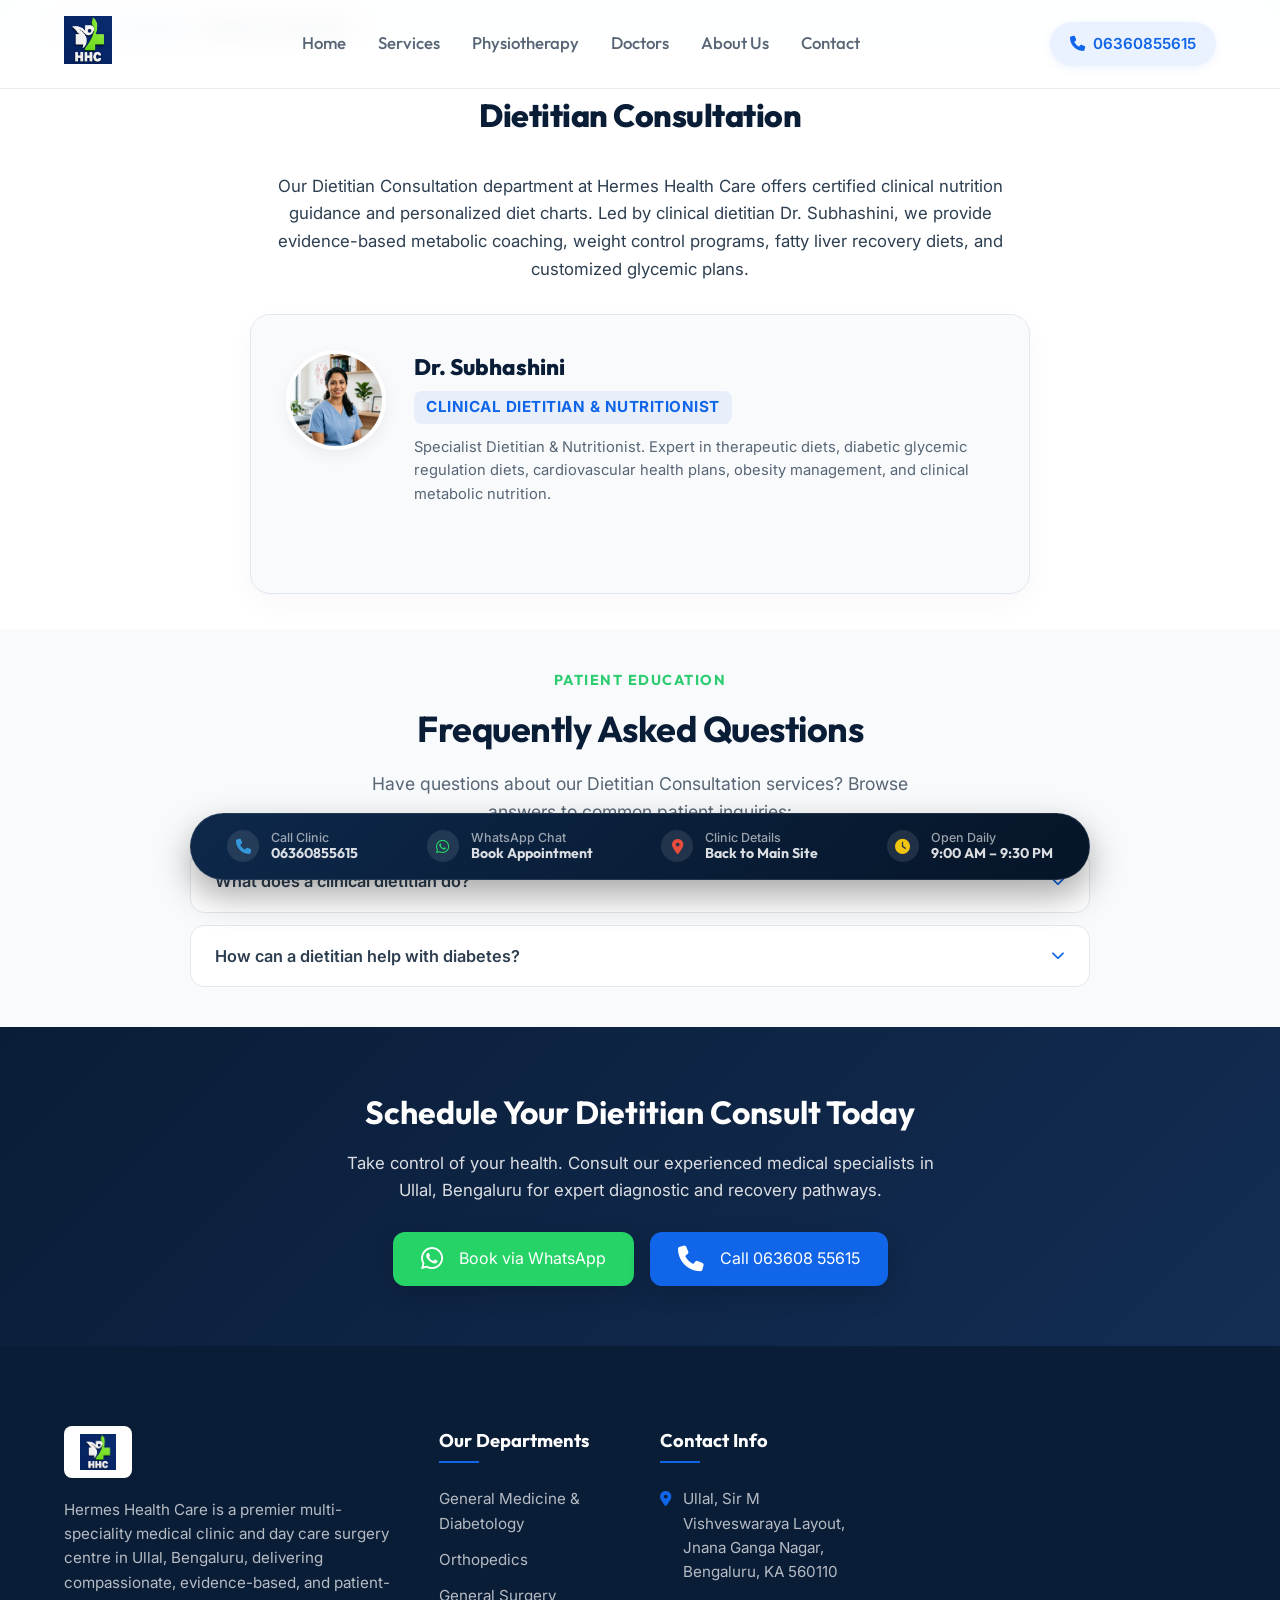
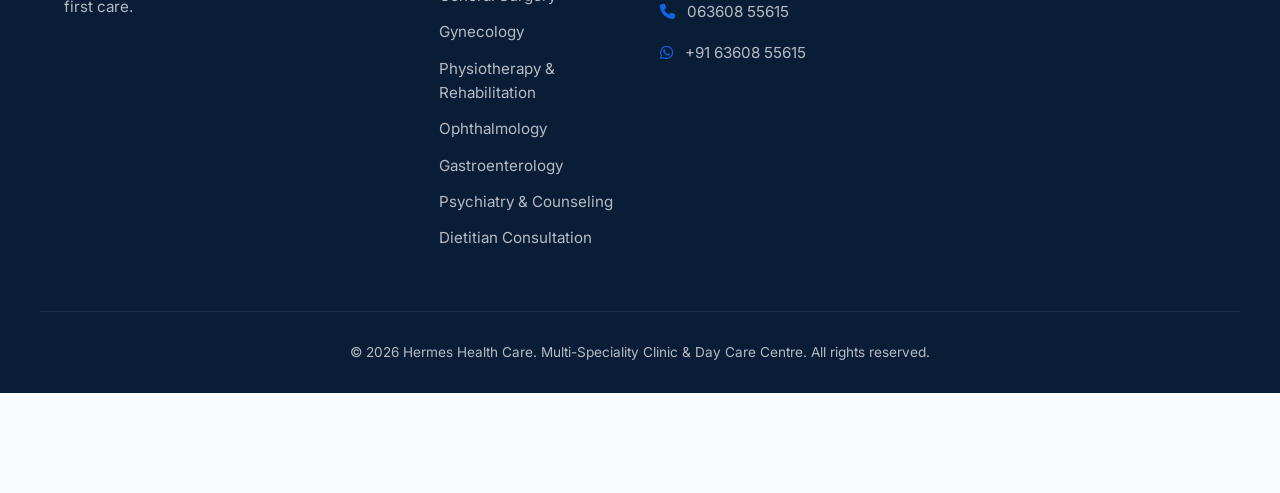
<file: dietitian/index.html>
<!DOCTYPE html>
<html lang="en">
<head>
    <meta charset="UTF-8">
    <meta name="viewport" content="width=device-width, initial-scale=1.0">
    <title>Best Dietitian & Nutritionist in Ullal Bengaluru | Hermes Health Care</title>
    <meta name="description" content="Consult experienced clinical dietitians and nutritionists in Ullal, Bengaluru for weight management, diabetic diets, cholesterol management and personalized nutrition plans. Call 063608 55615.">
    <meta name="keywords" content="dietitian near me, nutritionist Ullal, diet plan Bengaluru, diabetic diet doctor, weight loss dietitian">
    <meta name="robots" content="index, follow">
    <link class="canonical" rel="canonical" href="https://hermeshealthcare.in/dietitian/index.html">

    <!-- Open Graph -->
    <meta property="og:type" content="website">
    <meta property="og:url" content="https://hermeshealthcare.in/dietitian/index.html">
    <meta property="og:title" content="Best Dietitian & Nutritionist in Ullal Bengaluru | Hermes Health Care">
    <meta property="og:description" content="Consult experienced clinical dietitians and nutritionists in Ullal, Bengaluru for weight management, diabetic diets, cholesterol management and personalized nutrition plans. Call 063608 55615.">
    <meta property="og:image" content="../images/logo.png">

    <!-- Twitter -->
    <meta property="twitter:card" content="summary_large_image">
    <meta property="twitter:url" content="https://hermeshealthcare.in/dietitian/index.html">
    <meta property="twitter:title" content="Best Dietitian & Nutritionist in Ullal Bengaluru | Hermes Health Care">
    <meta property="twitter:description" content="Consult experienced clinical dietitians and nutritionists in Ullal, Bengaluru for weight management, diabetic diets, cholesterol management and personalized nutrition plans. Call 063608 55615.">
    <meta property="twitter:image" content="../images/logo.png">

    <!-- Fonts & Icons -->
    <link rel="preconnect" href="https://fonts.googleapis.com">
    <link rel="preconnect" href="https://fonts.gstatic.com" crossorigin>
    <link href="https://fonts.googleapis.com/css2?family=Inter:wght@400;500;600;700&family=Outfit:wght@400;500;600;700;800&display=swap" rel="stylesheet">
    <link rel="stylesheet" href="https://cdnjs.cloudflare.com/ajax/libs/font-awesome/6.4.0/css/all.min.css">
    <link rel="stylesheet" href="../styles.css">

    <!-- JSON-LD Structured Data -->
    <script type="application/ld+json">
    [
      {
        "@context": "https://schema.org",
        "@type": "MedicalClinic",
        "name": "Hermes Health Care",
        "alternateName": "Hermes Health Care - Dietitian",
        "image": "https://hermeshealthcare.in/images/logo.png",
        "@id": "https://hermeshealthcare.in/dietitian/#clinic",
        "url": "https://hermeshealthcare.in/dietitian/index.html",
        "telephone": "+91 63608 55615",
        "priceRange": "$$",
        "address": {
          "@type": "PostalAddress",
          "streetAddress": "Ullal, Sir M Vishveswaraya Layout, Jnana Ganga Nagar",
          "addressLocality": "Bengaluru",
          "addressRegion": "Karnataka",
          "postalCode": "560110",
          "addressCountry": "IN"
        },
        "geo": {
          "@type": "GeoCoordinates",
          "latitude": 12.9602,
          "longitude": 77.4988
        },
        "openingHoursSpecification": {
          "@type": "OpeningHoursSpecification",
          "dayOfWeek": [
            "Monday",
            "Tuesday",
            "Wednesday",
            "Thursday",
            "Friday",
            "Saturday",
            "Sunday"
          ],
          "opens": "09:00",
          "closes": "21:30"
        },
        "medicalSpecialty": [
          "PrimaryCare"
        ]
      },
      {
        "@context": "https://schema.org",
        "@type": "Service",
        "name": "Dietitian & Nutrition Consultation",
        "provider": {
          "@type": "MedicalClinic",
          "name": "Hermes Health Care"
        },
        "areaServed": [
          {
            "@type": "AdministrativeArea",
            "name": "Ullal, Bengaluru"
          },
          {
            "@type": "AdministrativeArea",
            "name": "Jnana Ganga Nagar, Bengaluru"
          },
          {
            "@type": "AdministrativeArea",
            "name": "Rajarajeshwari Nagar, Bengaluru"
          },
          {
            "@type": "AdministrativeArea",
            "name": "Kengeri, Bengaluru"
          },
          {
            "@type": "AdministrativeArea",
            "name": "Nagarbhavi, Bengaluru"
          }
        ]
      },
      {
        "@context": "https://schema.org",
        "@type": "Physician",
        "name": "Dr. Subhashini",
        "medicalSpecialty": [
          "PrimaryCare"
        ],
        "worksFor": {
          "@type": "MedicalClinic",
          "name": "Hermes Health Care"
        },
        "telephone": "+91 63608 55615",
        "address": {
          "@type": "PostalAddress",
          "streetAddress": "Ullal, Sir M Vishveswaraya Layout, Jnana Ganga Nagar",
          "addressLocality": "Bengaluru",
          "addressRegion": "Karnataka",
          "postalCode": "560110",
          "addressCountry": "IN"
        }
      },
      {
        "@context": "https://schema.org",
        "@type": "FAQPage",
        "mainEntity": [
          {
            "@type": "Question",
            "name": "What does a clinical dietitian do?",
            "acceptedAnswer": {
              "@type": "Answer",
              "text": "A clinical dietitian designs evidence-based, customized meal and nutritional plans based on a patient's medical conditions (like diabetes, hypertension, PCOS, kidney diseases) to manage health and accelerate recovery."
            }
          },
          {
            "@type": "Question",
            "name": "How can a dietitian help with diabetes?",
            "acceptedAnswer": {
              "@type": "Answer",
              "text": "A dietitian helps regulate blood glucose by establishing precise carbohydrate counting, glycemic index education, portion controls, and customized timing of meals matched to insulin or oral medications."
            }
          }
        ]
      }
    ]
    </script>
</head>
<body>
    <!-- Header Navigation -->
    <header class="main-header" id="header">
        <div class="header-container">
            <a href="../index.html#home" class="logo-link">
                <img src="../images/logo.png" alt="Hermes Health Care Logo" class="clinic-logo">
            </a>
            <nav class="nav-menu" id="nav-menu" aria-label="Main Navigation">
                <ul>
                    <li><a href="../index.html#home" class="nav-link">Home</a></li>
                    <li><a href="../index.html#services" class="nav-link">Services</a></li>
                    <li><a href="../physiotherapy/index.html" class="nav-link">Physiotherapy</a></li>
                    <li><a href="#doctors" class="nav-link">Doctors</a></li>
                    <li><a href="../index.html#about" class="nav-link">About Us</a></li>
                    <li><a href="../index.html#contact" class="nav-link">Contact</a></li>
                </ul>
            </nav>
            <div class="header-cta">
                <a href="tel:+916360855615" class="btn-phone-header" aria-label="Call clinic at 06360855615">
                    <i class="fa-solid fa-phone"></i>
                    <span>06360855615</span>
                </a>
                <button class="mobile-menu-toggle" id="mobile-menu-toggle" aria-label="Toggle navigation menu">
                    <span class="bar"></span>
                    <span class="bar"></span>
                    <span class="bar"></span>
                </button>
            </div>
        </div>
    </header>

    <!-- Breadcrumb Navigation -->
    <nav class="breadcrumb-nav" aria-label="Breadcrumb">
        <ol itemscope itemtype="https://schema.org/BreadcrumbList">
            <li itemprop="itemListElement" itemscope itemtype="https://schema.org/ListItem">
                <a itemprop="item" href="../index.html#home">
                    <span itemprop="name">Home</span>
                </a>
                <meta itemprop="position" content="1" />
            </li>
            <li itemprop="itemListElement" itemscope itemtype="https://schema.org/ListItem">
                <a itemprop="item" href="../index.html#services">
                    <span itemprop="name">Services</span>
                </a>
                <meta itemprop="position" content="2" />
            </li>
            <li itemprop="itemListElement" itemscope itemtype="https://schema.org/ListItem">
                <span itemprop="name">Dietitian Consultation</span>
                <meta itemprop="position" content="3" />
            </li>
        </ol>
    </nav>

    <!-- Service Details & Doctor Section -->
    <section class="service-details-section">
        <div class="section-container">
            <h1 class="details-service-title">Dietitian Consultation</h1>
            
            <p class="details-service-intro" style="font-size: 1.05rem; line-height: 1.65; color: var(--color-text-dark); text-align: center; max-width: 800px; margin: 0 auto 30px auto; padding: 0 16px;">
                Our Dietitian Consultation department at Hermes Health Care offers certified clinical nutrition guidance and personalized diet charts. Led by clinical dietitian Dr. Subhashini, we provide evidence-based metabolic coaching, weight control programs, fatty liver recovery diets, and customized glycemic plans.
            </p>

            <div class="details-doctors-grid">
                <!-- Doctor: Dr. Subhashini -->
                <div class="details-doctor-card">
                    <div class="doctor-profile">
                        <img src="../images/doctor-subhashini.png" alt="Dr. Subhashini" class="doctor-avatar">
                        <div class="doctor-meta">
                            <h3 class="doctor-name">Dr. Subhashini</h3>
                            <span class="doctor-specialty">Clinical Dietitian & Nutritionist</span>
                            <p class="doctor-bio">Specialist Dietitian & Nutritionist. Expert in therapeutic diets, diabetic glycemic regulation diets, cardiovascular health plans, obesity management, and clinical metabolic nutrition.</p>
                        </div>
                    </div>
                </div>
            </div>
        </div>
    </section>

    <!-- Frequently Asked Questions Section -->
    <section class="faq-section" id="faq">
        <div class="section-container">
            <span class="section-tagline" style="text-align: center; display: block;">PATIENT EDUCATION</span>
            <h2 class="section-title" style="text-align: center;">Frequently Asked Questions</h2>
            <p class="section-subtitle" style="text-align: center;">Have questions about our Dietitian Consultation services? Browse answers to common patient inquiries:</p>
            
            <div class="faq-grid">
                <div class="faq-item">
                    <button class="faq-question">
                        <span>What does a clinical dietitian do?</span>
                        <i class="fa-solid fa-chevron-down"></i>
                    </button>
                    <div class="faq-answer">
                        <p>A clinical dietitian designs evidence-based, customized meal and nutritional plans based on a patient's medical conditions (like diabetes, hypertension, PCOS, kidney diseases) to manage health and accelerate recovery.</p>
                    </div>
                </div>
                <div class="faq-item">
                    <button class="faq-question">
                        <span>How can a dietitian help with diabetes?</span>
                        <i class="fa-solid fa-chevron-down"></i>
                    </button>
                    <div class="faq-answer">
                        <p>A dietitian helps regulate blood glucose by establishing precise carbohydrate counting, glycemic index education, portion controls, and customized timing of meals matched to insulin or oral medications.</p>
                    </div>
                </div>
            </div>
        </div>
    </section>

    <!-- Book Appointment Section -->
    <section class="book-section" id="appointment">
        <h2>Schedule Your Dietitian Consult Today</h2>
        <p>Take control of your health. Consult our experienced medical specialists in Ullal, Bengaluru for expert diagnostic and recovery pathways.</p>
        <div class="cta-buttons">
            <a href="https://wa.me/916360855615?text=Hello%20Hermes%20Health%20Care,%20I%20would%20like%20to%20book%20a%20Dietitian%20appointment." target="_blank" rel="noopener noreferrer" class="btn-hero-whatsapp">
                <i class="fa-brands fa-whatsapp"></i>
                <span>Book via WhatsApp</span>
            </a>
            <a href="tel:+916360855615" class="btn-hero-call">
                <i class="fa-solid fa-phone"></i>
                <span>Call 063608 55615</span>
            </a>
        </div>
    </section>

    <!-- Footer -->
    <footer class="site-footer">
        <div class="footer-grid">
            <div class="footer-info-col">
                <div class="footer-logo-wrapper">
                    <img src="../images/logo.png" alt="Hermes Health Care Logo" class="footer-logo">
                </div>
                <p class="footer-about-text">Hermes Health Care is a premier multi-speciality medical clinic and day care surgery centre in Ullal, Bengaluru, delivering compassionate, evidence-based, and patient-first care.</p>
            </div>
            <div class="footer-links-col">
                <h4 class="footer-col-title">Our Departments</h4>
                <ul class="footer-links">
                    <li><a href="../general-medicine/index.html">General Medicine & Diabetology</a></li>
                    <li><a href="../orthopaedics/index.html">Orthopedics</a></li>
                    <li><a href="../general-surgery/index.html">General Surgery</a></li>
                    <li><a href="../gynecology/index.html">Gynecology</a></li>
                    <li><a href="../physiotherapy/index.html">Physiotherapy & Rehabilitation</a></li>
                    <li><a href="../ophthalmology/index.html">Ophthalmology</a></li>
                    <li><a href="../gastroenterology/index.html">Gastroenterology</a></li>
                    <li><a href="../psychiatry/index.html">Psychiatry & Counseling</a></li>
                    <li><a href="../dietitian/index.html">Dietitian Consultation</a></li>
                </ul>
            </div>
            <div class="footer-contact-col">
                <h4 class="footer-col-title">Contact Info</h4>
                <p><i class="fa-solid fa-location-dot"></i> Ullal, Sir M Vishveswaraya Layout, Jnana Ganga Nagar, Bengaluru, KA 560110</p>
                <p><i class="fa-solid fa-phone"></i> <a href="tel:+916360855615">063608 55615</a></p>
                <p><i class="fa-brands fa-whatsapp"></i> <a href="https://wa.me/916360855615">+91 63608 55615</a></p>
            </div>
        </div>
        <div class="footer-bottom">
            <p>&copy; 2026 Hermes Health Care. Multi-Speciality Clinic & Day Care Centre. All rights reserved.</p>
        </div>
    </footer>

    <!-- Bottom Sticky Bar -->
    <div class="bottom-sticky-bar">
        <a href="tel:+916360855615" class="sticky-item sticky-call">
            <div class="sticky-icon"><i class="fa-solid fa-phone"></i></div>
            <div class="sticky-text">
                <span class="sticky-title">Call Clinic</span>
                <span class="sticky-subtitle">06360855615</span>
            </div>
        </a>
        <a href="https://wa.me/916360855615?text=Hello%20Hermes%20Health%20Care,%20I%20would%20like%20to%20book%20an%20appointment." target="_blank" rel="noopener noreferrer" class="sticky-item sticky-whatsapp">
            <div class="sticky-icon"><i class="fa-brands fa-whatsapp"></i></div>
            <div class="sticky-text">
                <span class="sticky-title">WhatsApp Chat</span>
                <span class="sticky-subtitle">Book Appointment</span>
            </div>
        </a>
        <a href="../index.html#contact" class="sticky-item sticky-directions">
            <div class="sticky-icon"><i class="fa-solid fa-location-dot"></i></div>
            <div class="sticky-text">
                <span class="sticky-title">Clinic Details</span>
                <span class="sticky-subtitle">Back to Main Site</span>
            </div>
        </a>
        <div class="sticky-item sticky-hours">
            <div class="sticky-icon"><i class="fa-solid fa-clock"></i></div>
            <div class="sticky-text">
                <span class="sticky-title">Open Daily</span>
                <span class="sticky-subtitle">9:00 AM – 9:30 PM</span>
            </div>
        </div>
    </div>

    <script src="../scripts.js"></script>
</body>
</html>
</file>
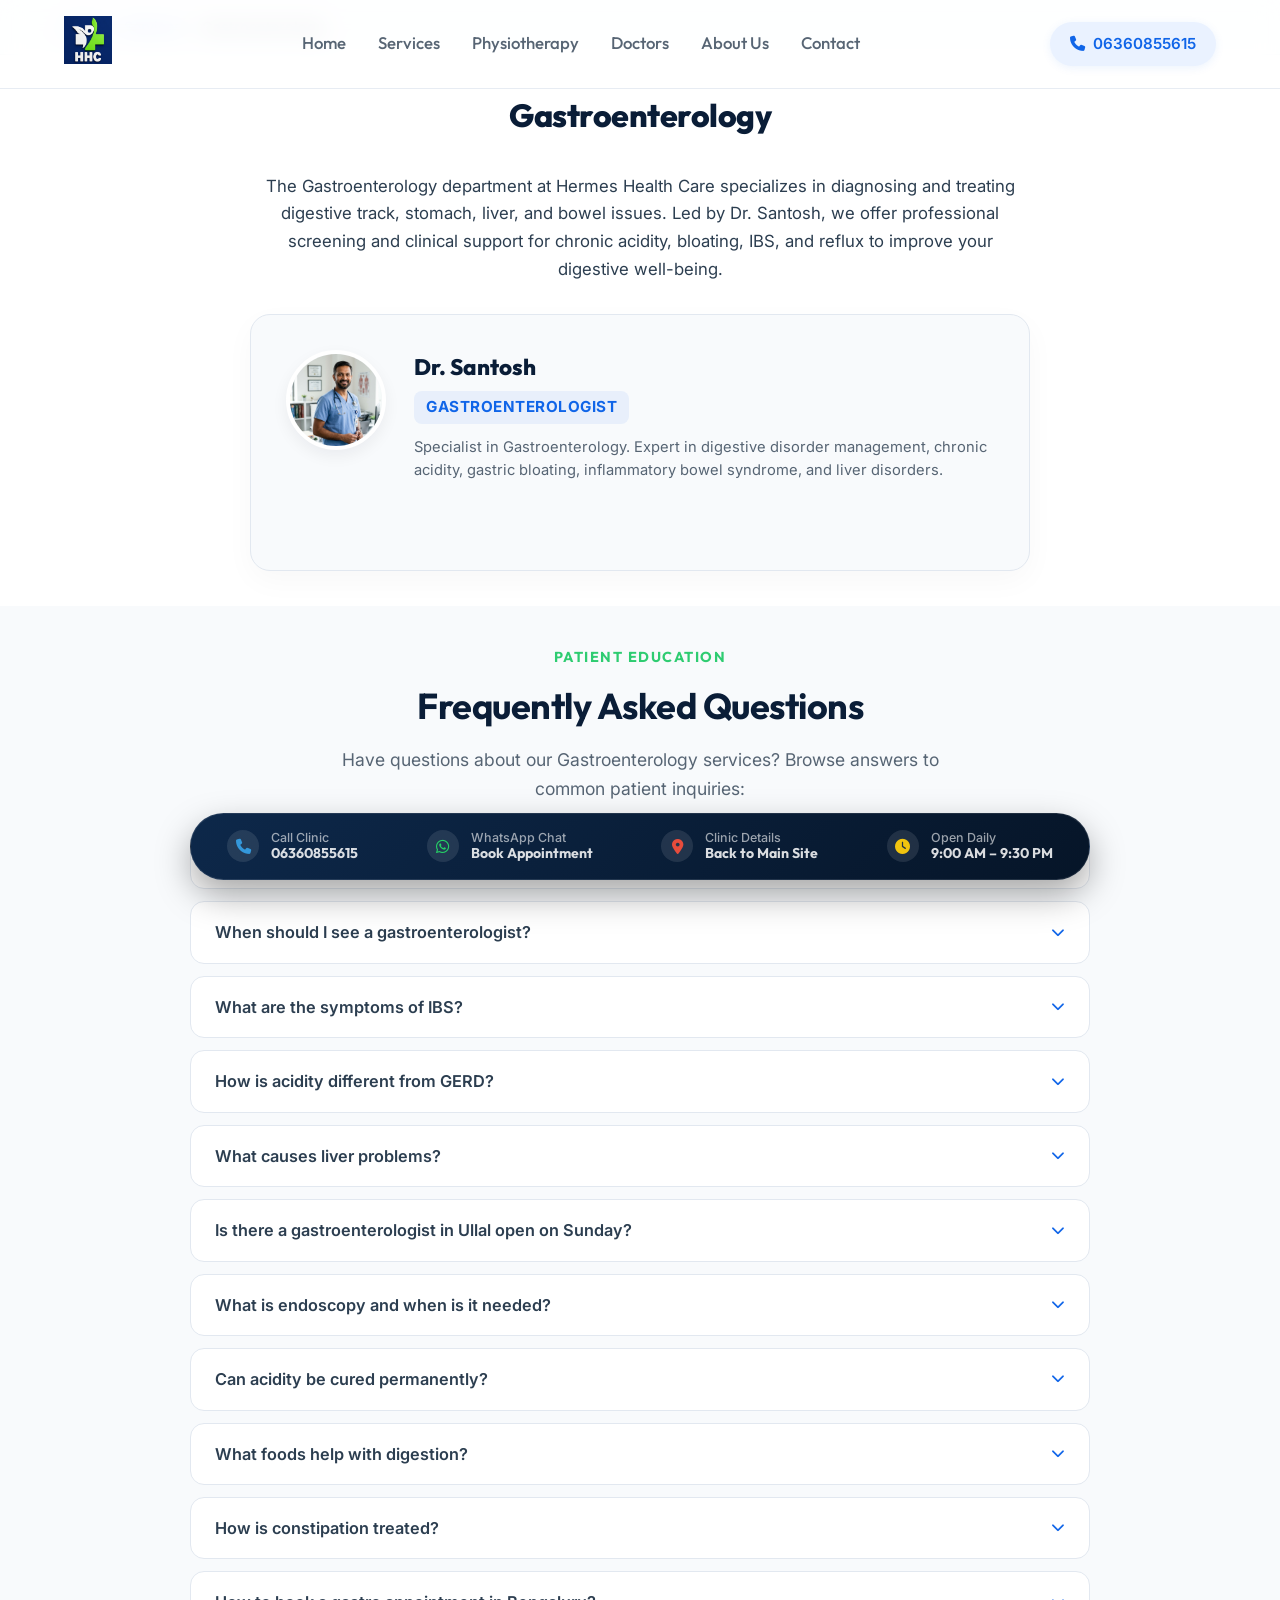
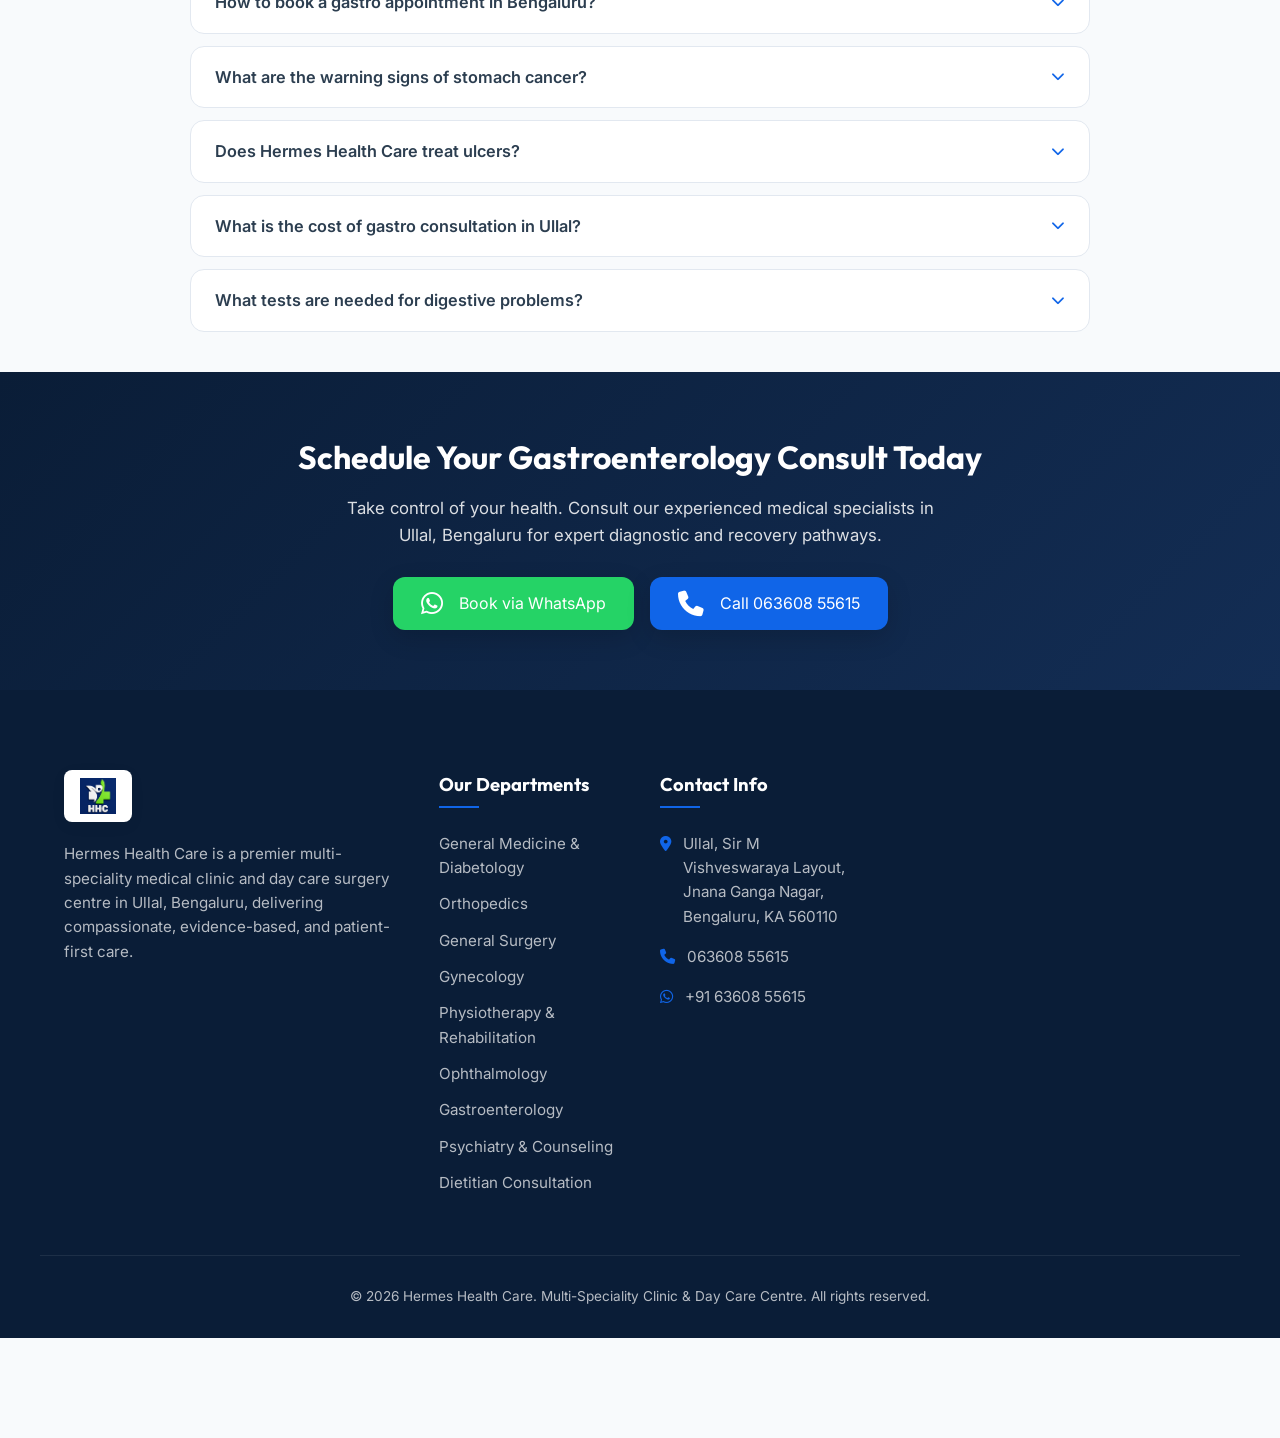
<file: gastroenterology/index.html>
<!DOCTYPE html>
<html lang="en">
<head>
    <meta charset="UTF-8">
    <meta name="viewport" content="width=device-width, initial-scale=1.0">
    <title>Best Gastroenterologist in Ullal Bengaluru | Hermes Health Care</title>
    <meta name="description" content="Expert gastroenterology care for acidity, liver, IBS and digestive issues in Ullal, Bengaluru. Consult our specialists today. Call 063608 55615.">
    <meta name="keywords" content="gastroenterologist near me, stomach doctor Ullal, digestive specialist Bengaluru, gastro doctor near me">
    <meta name="robots" content="index, follow">
    <link rel="canonical" href="https://hermeshealthcare.in/gastroenterology/index.html">

    <!-- Open Graph -->
    <meta property="og:type" content="website">
    <meta property="og:url" content="https://hermeshealthcare.in/gastroenterology/index.html">
    <meta property="og:title" content="Best Gastroenterologist in Ullal Bengaluru | Hermes Health Care">
    <meta property="og:description" content="Expert gastroenterology care for acidity, liver, IBS and digestive issues in Ullal, Bengaluru. Consult our specialists today. Call 063608 55615.">
    <meta property="og:image" content="../images/logo.png">

    <!-- Twitter -->
    <meta property="twitter:card" content="summary_large_image">
    <meta property="twitter:url" content="https://hermeshealthcare.in/gastroenterology/index.html">
    <meta property="twitter:title" content="Best Gastroenterologist in Ullal Bengaluru | Hermes Health Care">
    <meta property="twitter:description" content="Expert gastroenterology care for acidity, liver, IBS and digestive issues in Ullal, Bengaluru. Consult our specialists today. Call 063608 55615.">
    <meta property="twitter:image" content="../images/logo.png">

    <!-- Fonts & Icons -->
    <link rel="preconnect" href="https://fonts.googleapis.com">
    <link rel="preconnect" href="https://fonts.gstatic.com" crossorigin>
    <link href="https://fonts.googleapis.com/css2?family=Inter:wght@400;500;600;700&family=Outfit:wght@400;500;600;700;800&display=swap" rel="stylesheet">
    <link rel="stylesheet" href="https://cdnjs.cloudflare.com/ajax/libs/font-awesome/6.4.0/css/all.min.css">
    <link rel="stylesheet" href="../styles.css">

    <!-- JSON-LD Structured Data -->
    <script type="application/ld+json">
    [
  {
    "@context": "https://schema.org",
    "@type": "MedicalClinic",
    "name": "Hermes Health Care",
    "alternateName": "Hermes Health Care - Gastroenterology",
    "image": "https://hermeshealthcare.in/images/logo.png",
    "@id": "https://hermeshealthcare.in/gastroenterology/#clinic",
    "url": "https://hermeshealthcare.in/gastroenterology/index.html",
    "telephone": "+91 63608 55615",
    "priceRange": "$$",
    "address": {
      "@type": "PostalAddress",
      "streetAddress": "Ullal, Sir M Vishveswaraya Layout, Jnana Ganga Nagar",
      "addressLocality": "Bengaluru",
      "addressRegion": "Karnataka",
      "postalCode": "560110",
      "addressCountry": "IN"
    },
    "geo": {
      "@type": "GeoCoordinates",
      "latitude": 12.9602,
      "longitude": 77.4988
    },
    "openingHoursSpecification": {
      "@type": "OpeningHoursSpecification",
      "dayOfWeek": [
        "Monday",
        "Tuesday",
        "Wednesday",
        "Thursday",
        "Friday",
        "Saturday",
        "Sunday"
      ],
      "opens": "09:00",
      "closes": "21:30"
    },
    "medicalSpecialty": [
      "Gastroenterologic"
    ]
  },
  {
    "@context": "https://schema.org",
    "@type": "Service",
    "name": "Gastroenterology & Digestive Health",
    "provider": {
      "@type": "MedicalClinic",
      "name": "Hermes Health Care"
    },
    "areaServed": [
      {
        "@type": "AdministrativeArea",
        "name": "Ullal, Bengaluru"
      },
      {
        "@type": "AdministrativeArea",
        "name": "Jnana Ganga Nagar, Bengaluru"
      },
      {
        "@type": "AdministrativeArea",
        "name": "Rajarajeshwari Nagar, Bengaluru"
      },
      {
        "@type": "AdministrativeArea",
        "name": "Kengeri, Bengaluru"
      },
      {
        "@type": "AdministrativeArea",
        "name": "Nagarbhavi, Bengaluru"
      }
    ]
  },
  {
    "@context": "https://schema.org",
    "@type": "Physician",
    "name": "Dr. Santosh",
    "medicalSpecialty": [
      "Gastroenterologic"
    ],
    "worksFor": {
      "@type": "MedicalClinic",
      "name": "Hermes Health Care"
    },
    "telephone": "+91 63608 55615",
    "address": {
      "@type": "PostalAddress",
      "streetAddress": "Ullal, Sir M Vishveswaraya Layout, Jnana Ganga Nagar",
      "addressLocality": "Bengaluru",
      "addressRegion": "Karnataka",
      "postalCode": "560110",
      "addressCountry": "IN"
    }
  },
  {
    "@context": "https://schema.org",
    "@type": "FAQPage",
    "mainEntity": [
      {
        "@type": "Question",
        "name": "What does a gastroenterologist treat?",
        "acceptedAnswer": {
          "@type": "Answer",
          "text": "A gastroenterologist diagnoses and treats disorders of the digestive tract, which includes the esophagus, stomach, small intestine, colon, gallbladder, pancreas, and liver."
        }
      },
      {
        "@type": "Question",
        "name": "When should I see a gastroenterologist?",
        "acceptedAnswer": {
          "@type": "Answer",
          "text": "Consult a specialist for symptoms like chronic heartburn or acidity, persistent abdominal pain, ongoing bloating, frequent diarrhea or constipation, blood in stools, or unexplained yellowing of skin (jaundice)."
        }
      },
      {
        "@type": "Question",
        "name": "What are the symptoms of IBS?",
        "acceptedAnswer": {
          "@type": "Answer",
          "text": "Irritable Bowel Syndrome (IBS) causes abdominal pain, cramping, bloating, excess gas, and alterations in bowel habits (alternating episodes of diarrhea and constipation)."
        }
      },
      {
        "@type": "Question",
        "name": "How is acidity different from GERD?",
        "acceptedAnswer": {
          "@type": "Answer",
          "text": "Acidity refers to acid reflux causing transient heartburn. Gastroesophageal Reflux Disease (GERD) is a chronic, severe form of reflux occurring more than twice a week, potentially causing esophageal tissue damage."
        }
      },
      {
        "@type": "Question",
        "name": "What causes liver problems?",
        "acceptedAnswer": {
          "@type": "Answer",
          "text": "Liver problems are commonly caused by fatty liver disease (NAFLD), excessive alcohol consumption, viral hepatitis infections, autoimmune conditions, or the toxic buildup of heavy medications."
        }
      },
      {
        "@type": "Question",
        "name": "Is there a gastroenterologist in Ullal open on Sunday?",
        "acceptedAnswer": {
          "@type": "Answer",
          "text": "Yes, our clinic provides gastroenterology consultations and supportive clinical care on Sundays from 9:00 AM to 9:30 PM at Ullal, Bengaluru."
        }
      },
      {
        "@type": "Question",
        "name": "What is endoscopy and when is it needed?",
        "acceptedAnswer": {
          "@type": "Answer",
          "text": "An endoscopy uses a flexible tube with a camera to examine the lining of your upper digestive tract. It is needed to investigate persistent stomach pain, bleeding, difficulty swallowing, or ulcers."
        }
      },
      {
        "@type": "Question",
        "name": "Can acidity be cured permanently?",
        "acceptedAnswer": {
          "@type": "Answer",
          "text": "Yes, chronic acidity can be effectively controlled or resolved through lifestyle adjustments (diet, posture, sleep cycles), identifying trigger foods, and medical acid-suppressive therapies."
        }
      },
      {
        "@type": "Question",
        "name": "What foods help with digestion?",
        "acceptedAnswer": {
          "@type": "Answer",
          "text": "Fiber-rich foods like whole oats, leafy vegetables, probiotic yogurts, ginger, apples, whole grains, and lean proteins, combined with drinking adequate water, support digestive motility."
        }
      },
      {
        "@type": "Question",
        "name": "How is constipation treated?",
        "acceptedAnswer": {
          "@type": "Answer",
          "text": "Constipation is managed by increasing dietary fiber, maintaining hydration, regular physical activity, and using physician-prescribed stool softeners or fiber supplements if needed."
        }
      },
      {
        "@type": "Question",
        "name": "How to book a gastro appointment in Bengaluru?",
        "acceptedAnswer": {
          "@type": "Answer",
          "text": "To consult Dr. Santosh, call Hermes Health Care at 063608 55615 or message us on WhatsApp at +91 63608 55615 to book an appointment slot."
        }
      },
      {
        "@type": "Question",
        "name": "What are the warning signs of stomach cancer?",
        "acceptedAnswer": {
          "@type": "Answer",
          "text": "Warning signs include unexplained persistent vomiting, difficulty swallowing, blood in vomit or stools, rapid unexplained weight loss, and feeling full after eating small amounts of food."
        }
      },
      {
        "@type": "Question",
        "name": "Does Hermes Health Care treat ulcers?",
        "acceptedAnswer": {
          "@type": "Answer",
          "text": "Yes, our gastroenterologists diagnose and treat gastric and duodenal ulcers using advanced acid blockers and targeted antibiotics for H. pylori infections."
        }
      },
      {
        "@type": "Question",
        "name": "What is the cost of gastro consultation in Ullal?",
        "acceptedAnswer": {
          "@type": "Answer",
          "text": "We keep specialist healthcare affordable for all families. Connect with our clinic desk on WhatsApp to get the exact cost of doctor consultation and tests."
        }
      },
      {
        "@type": "Question",
        "name": "What tests are needed for digestive problems?",
        "acceptedAnswer": {
          "@type": "Answer",
          "text": "Common diagnostics include blood pathology (CBC, liver function), stool tests, ultrasound imaging, or referral for direct GI endoscopy, based on patient symptoms."
        }
      }
    ]
  }
]
    </script>
</head>
<body>

    <!-- Header Navigation -->
    <header class="main-header" id="header">
        <div class="header-container">
            <a href="../index.html#home" class="logo-link">
                <img src="../images/logo.png" alt="Hermes Health Care Logo" class="clinic-logo">
            </a>
            <nav class="nav-menu" id="nav-menu" aria-label="Main Navigation">
                <ul>
                    <li><a href="../index.html#home" class="nav-link">Home</a></li>
                    <li><a href="../index.html#services" class="nav-link">Services</a></li>
                    <li><a href="../physiotherapy/index.html" class="nav-link">Physiotherapy</a></li>
                    <li><a href="#doctors" class="nav-link">Doctors</a></li>
                    <li><a href="../index.html#about" class="nav-link">About Us</a></li>
                    <li><a href="../index.html#contact" class="nav-link">Contact</a></li>
                </ul>
            </nav>
            <div class="header-cta">
                <a href="tel:+916360855615" class="btn-phone-header" aria-label="Call clinic at 06360855615">
                    <i class="fa-solid fa-phone"></i>
                    <span>06360855615</span>
                </a>
                <button class="mobile-menu-toggle" id="mobile-menu-toggle" aria-label="Toggle navigation menu">
                    <span class="bar"></span>
                    <span class="bar"></span>
                    <span class="bar"></span>
                </button>
            </div>
        </div>
    </header>

    <!-- Breadcrumb Navigation -->
    <nav class="breadcrumb-nav" aria-label="Breadcrumb">
        <ol itemscope itemtype="https://schema.org/BreadcrumbList">
            <li itemprop="itemListElement" itemscope itemtype="https://schema.org/ListItem">
                <a itemprop="item" href="../index.html#home">
                    <span itemprop="name">Home</span>
                </a>
                <meta itemprop="position" content="1" />
            </li>
            <li itemprop="itemListElement" itemscope itemtype="https://schema.org/ListItem">
                <a itemprop="item" href="../index.html#services">
                    <span itemprop="name">Services</span>
                </a>
                <meta itemprop="position" content="2" />
            </li>
            <li itemprop="itemListElement" itemscope itemtype="https://schema.org/ListItem">
                <span itemprop="name" style="color: var(--color-text-dark); font-weight: 600;">Gastroenterology</span>
                <meta itemprop="position" content="3" />
            </li>
        </ol>
    </nav>

    <!-- Service Details & Doctor Section -->
    <section class="service-details-section">
        <div class="section-container">
            <h1 class="details-service-title">Gastroenterology</h1>
            
            <p class="details-service-intro" style="font-size: 1.05rem; line-height: 1.65; color: var(--color-text-dark); text-align: center; max-width: 800px; margin: 0 auto 30px auto; padding: 0 16px;">
                The Gastroenterology department at Hermes Health Care specializes in diagnosing and treating digestive track, stomach, liver, and bowel issues. Led by Dr. Santosh, we offer professional screening and clinical support for chronic acidity, bloating, IBS, and reflux to improve your digestive well-being.
            </p>

            <div class="details-doctors-grid">
                <!-- Doctor: Dr. Santosh -->
                <div class="details-doctor-card">
                    <div class="doctor-profile">
                        <img src="../images/doctor-male-clinical.png" alt="Dr. Santosh" class="doctor-avatar">
                        <div class="doctor-meta">
                            <h3 class="doctor-name">Dr. Santosh</h3>
                            <span class="doctor-specialty">Gastroenterologist</span>
                            <p class="doctor-bio">Specialist in Gastroenterology. Expert in digestive disorder management, chronic acidity, gastric bloating, inflammatory bowel syndrome, and liver disorders.</p>
                        </div>
                    </div>
                </div>
            </div>
        </div>
    </section>
        

        
    <!-- Frequently Asked Questions Section -->
    <section class="faq-section" id="faq">
        <div class="section-container">
            <span class="section-tagline" style="text-align: center; display: block;">PATIENT EDUCATION</span>
            <h2 class="section-title" style="text-align: center;">Frequently Asked Questions</h2>
            <p class="section-subtitle" style="text-align: center;">Have questions about our Gastroenterology services? Browse answers to common patient inquiries:</p>
            
            <div class="faq-grid">
                <div class="faq-item">
                    <button class="faq-question">
                        <span>What does a gastroenterologist treat?</span>
                        <i class="fa-solid fa-chevron-down"></i>
                    </button>
                    <div class="faq-answer">
                        <p>A gastroenterologist diagnoses and treats disorders of the digestive tract, which includes the esophagus, stomach, small intestine, colon, gallbladder, pancreas, and liver.</p>
                    </div>
                </div>
                <div class="faq-item">
                    <button class="faq-question">
                        <span>When should I see a gastroenterologist?</span>
                        <i class="fa-solid fa-chevron-down"></i>
                    </button>
                    <div class="faq-answer">
                        <p>Consult a specialist for symptoms like chronic heartburn or acidity, persistent abdominal pain, ongoing bloating, frequent diarrhea or constipation, blood in stools, or unexplained yellowing of skin (jaundice).</p>
                    </div>
                </div>
                <div class="faq-item">
                    <button class="faq-question">
                        <span>What are the symptoms of IBS?</span>
                        <i class="fa-solid fa-chevron-down"></i>
                    </button>
                    <div class="faq-answer">
                        <p>Irritable Bowel Syndrome (IBS) causes abdominal pain, cramping, bloating, excess gas, and alterations in bowel habits (alternating episodes of diarrhea and constipation).</p>
                    </div>
                </div>
                <div class="faq-item">
                    <button class="faq-question">
                        <span>How is acidity different from GERD?</span>
                        <i class="fa-solid fa-chevron-down"></i>
                    </button>
                    <div class="faq-answer">
                        <p>Acidity refers to acid reflux causing transient heartburn. Gastroesophageal Reflux Disease (GERD) is a chronic, severe form of reflux occurring more than twice a week, potentially causing esophageal tissue damage.</p>
                    </div>
                </div>
                <div class="faq-item">
                    <button class="faq-question">
                        <span>What causes liver problems?</span>
                        <i class="fa-solid fa-chevron-down"></i>
                    </button>
                    <div class="faq-answer">
                        <p>Liver problems are commonly caused by fatty liver disease (NAFLD), excessive alcohol consumption, viral hepatitis infections, autoimmune conditions, or the toxic buildup of heavy medications.</p>
                    </div>
                </div>
                <div class="faq-item">
                    <button class="faq-question">
                        <span>Is there a gastroenterologist in Ullal open on Sunday?</span>
                        <i class="fa-solid fa-chevron-down"></i>
                    </button>
                    <div class="faq-answer">
                        <p>Yes, our clinic provides gastroenterology consultations and supportive clinical care on Sundays from 9:00 AM to 9:30 PM at Ullal, Bengaluru.</p>
                    </div>
                </div>
                <div class="faq-item">
                    <button class="faq-question">
                        <span>What is endoscopy and when is it needed?</span>
                        <i class="fa-solid fa-chevron-down"></i>
                    </button>
                    <div class="faq-answer">
                        <p>An endoscopy uses a flexible tube with a camera to examine the lining of your upper digestive tract. It is needed to investigate persistent stomach pain, bleeding, difficulty swallowing, or ulcers.</p>
                    </div>
                </div>
                <div class="faq-item">
                    <button class="faq-question">
                        <span>Can acidity be cured permanently?</span>
                        <i class="fa-solid fa-chevron-down"></i>
                    </button>
                    <div class="faq-answer">
                        <p>Yes, chronic acidity can be effectively controlled or resolved through lifestyle adjustments (diet, posture, sleep cycles), identifying trigger foods, and medical acid-suppressive therapies.</p>
                    </div>
                </div>
                <div class="faq-item">
                    <button class="faq-question">
                        <span>What foods help with digestion?</span>
                        <i class="fa-solid fa-chevron-down"></i>
                    </button>
                    <div class="faq-answer">
                        <p>Fiber-rich foods like whole oats, leafy vegetables, probiotic yogurts, ginger, apples, whole grains, and lean proteins, combined with drinking adequate water, support digestive motility.</p>
                    </div>
                </div>
                <div class="faq-item">
                    <button class="faq-question">
                        <span>How is constipation treated?</span>
                        <i class="fa-solid fa-chevron-down"></i>
                    </button>
                    <div class="faq-answer">
                        <p>Constipation is managed by increasing dietary fiber, maintaining hydration, regular physical activity, and using physician-prescribed stool softeners or fiber supplements if needed.</p>
                    </div>
                </div>
                <div class="faq-item">
                    <button class="faq-question">
                        <span>How to book a gastro appointment in Bengaluru?</span>
                        <i class="fa-solid fa-chevron-down"></i>
                    </button>
                    <div class="faq-answer">
                        <p>To consult Dr. Santosh, call Hermes Health Care at 063608 55615 or message us on WhatsApp at +91 63608 55615 to book an appointment slot.</p>
                    </div>
                </div>
                <div class="faq-item">
                    <button class="faq-question">
                        <span>What are the warning signs of stomach cancer?</span>
                        <i class="fa-solid fa-chevron-down"></i>
                    </button>
                    <div class="faq-answer">
                        <p>Warning signs include unexplained persistent vomiting, difficulty swallowing, blood in vomit or stools, rapid unexplained weight loss, and feeling full after eating small amounts of food.</p>
                    </div>
                </div>
                <div class="faq-item">
                    <button class="faq-question">
                        <span>Does Hermes Health Care treat ulcers?</span>
                        <i class="fa-solid fa-chevron-down"></i>
                    </button>
                    <div class="faq-answer">
                        <p>Yes, our gastroenterologists diagnose and treat gastric and duodenal ulcers using advanced acid blockers and targeted antibiotics for H. pylori infections.</p>
                    </div>
                </div>
                <div class="faq-item">
                    <button class="faq-question">
                        <span>What is the cost of gastro consultation in Ullal?</span>
                        <i class="fa-solid fa-chevron-down"></i>
                    </button>
                    <div class="faq-answer">
                        <p>We keep specialist healthcare affordable for all families. Connect with our clinic desk on WhatsApp to get the exact cost of doctor consultation and tests.</p>
                    </div>
                </div>
                <div class="faq-item">
                    <button class="faq-question">
                        <span>What tests are needed for digestive problems?</span>
                        <i class="fa-solid fa-chevron-down"></i>
                    </button>
                    <div class="faq-answer">
                        <p>Common diagnostics include blood pathology (CBC, liver function), stool tests, ultrasound imaging, or referral for direct GI endoscopy, based on patient symptoms.</p>
                    </div>
                </div>
            </div>
        </div>
    </section>
        
    <!-- Book Appointment Section -->
    <section class="book-section" id="appointment">
        <h2>Schedule Your Gastroenterology Consult Today</h2>
        <p>Take control of your health. Consult our experienced medical specialists in Ullal, Bengaluru for expert diagnostic and recovery pathways.</p>
        <div class="cta-buttons">
            <a href="https://wa.me/916360855615?text=Hello%20Hermes%20Health%20Care,%20I%20would%20like%20to%20book%20a%20Gastroenterology%20appointment." target="_blank" rel="noopener noreferrer" class="btn-hero-whatsapp">
                <i class="fa-brands fa-whatsapp"></i>
                <span>Book via WhatsApp</span>
            </a>
            <a href="tel:+916360855615" class="btn-hero-call">
                <i class="fa-solid fa-phone"></i>
                <span>Call 063608 55615</span>
            </a>
        </div>
    </section>
        
    <!-- Footer -->
    <footer class="site-footer">
        <div class="footer-grid">
            <div class="footer-info-col">
                <div class="footer-logo-wrapper">
                    <img src="../images/logo.png" alt="Hermes Health Care Logo" class="footer-logo">
                </div>
                <p class="footer-about-text">Hermes Health Care is a premier multi-speciality medical clinic and day care surgery centre in Ullal, Bengaluru, delivering compassionate, evidence-based, and patient-first care.</p>
            </div>
            <div class="footer-links-col">
                <h4 class="footer-col-title">Our Departments</h4>
                <ul class="footer-links">
                    <li><a href="../general-medicine/index.html">General Medicine & Diabetology</a></li>
                    <li><a href="../orthopaedics/index.html">Orthopedics</a></li>
                    <li><a href="../general-surgery/index.html">General Surgery</a></li>
                    <li><a href="../gynecology/index.html">Gynecology</a></li>
                    <li><a href="../physiotherapy/index.html">Physiotherapy & Rehabilitation</a></li>
                    <li><a href="../ophthalmology/index.html">Ophthalmology</a></li>
                    <li><a href="../gastroenterology/index.html">Gastroenterology</a></li>
                    <li><a href="../psychiatry/index.html">Psychiatry & Counseling</a></li>
                    <li><a href="../dietitian/index.html">Dietitian Consultation</a></li>
                </ul>
            </div>
            <div class="footer-contact-col">
                <h4 class="footer-col-title">Contact Info</h4>
                <p><i class="fa-solid fa-location-dot"></i> Ullal, Sir M Vishveswaraya Layout, Jnana Ganga Nagar, Bengaluru, KA 560110</p>
                <p><i class="fa-solid fa-phone"></i> <a href="tel:+916360855615">063608 55615</a></p>
                <p><i class="fa-brands fa-whatsapp"></i> <a href="https://wa.me/916360855615">+91 63608 55615</a></p>
            </div>
        </div>
        <div class="footer-bottom">
            <p>&copy; 2026 Hermes Health Care. Multi-Speciality Clinic & Day Care Centre. All rights reserved.</p>
        </div>
    </footer>

    <!-- Bottom Sticky Bar -->
    <div class="bottom-sticky-bar">
        <a href="tel:+916360855615" class="sticky-item sticky-call">
            <div class="sticky-icon"><i class="fa-solid fa-phone"></i></div>
            <div class="sticky-text">
                <span class="sticky-title">Call Clinic</span>
                <span class="sticky-subtitle">06360855615</span>
            </div>
        </a>
        <a href="https://wa.me/916360855615?text=Hello%20Hermes%20Health%20Care,%20I%20would%20like%20to%20book%20an%20appointment." target="_blank" rel="noopener noreferrer" class="sticky-item sticky-whatsapp">
            <div class="sticky-icon"><i class="fa-brands fa-whatsapp"></i></div>
            <div class="sticky-text">
                <span class="sticky-title">WhatsApp Chat</span>
                <span class="sticky-subtitle">Book Appointment</span>
            </div>
        </a>
        <a href="../index.html#contact" class="sticky-item sticky-directions">
            <div class="sticky-icon"><i class="fa-solid fa-location-dot"></i></div>
            <div class="sticky-text">
                <span class="sticky-title">Clinic Details</span>
                <span class="sticky-subtitle">Back to Main Site</span>
            </div>
        </a>
        <div class="sticky-item sticky-hours">
            <div class="sticky-icon"><i class="fa-solid fa-clock"></i></div>
            <div class="sticky-text">
                <span class="sticky-title">Open Daily</span>
                <span class="sticky-subtitle">9:00 AM – 9:30 PM</span>
            </div>
        </div>
    </div>

    <script src="../scripts.js"></script>
</body>
</html>
</file>
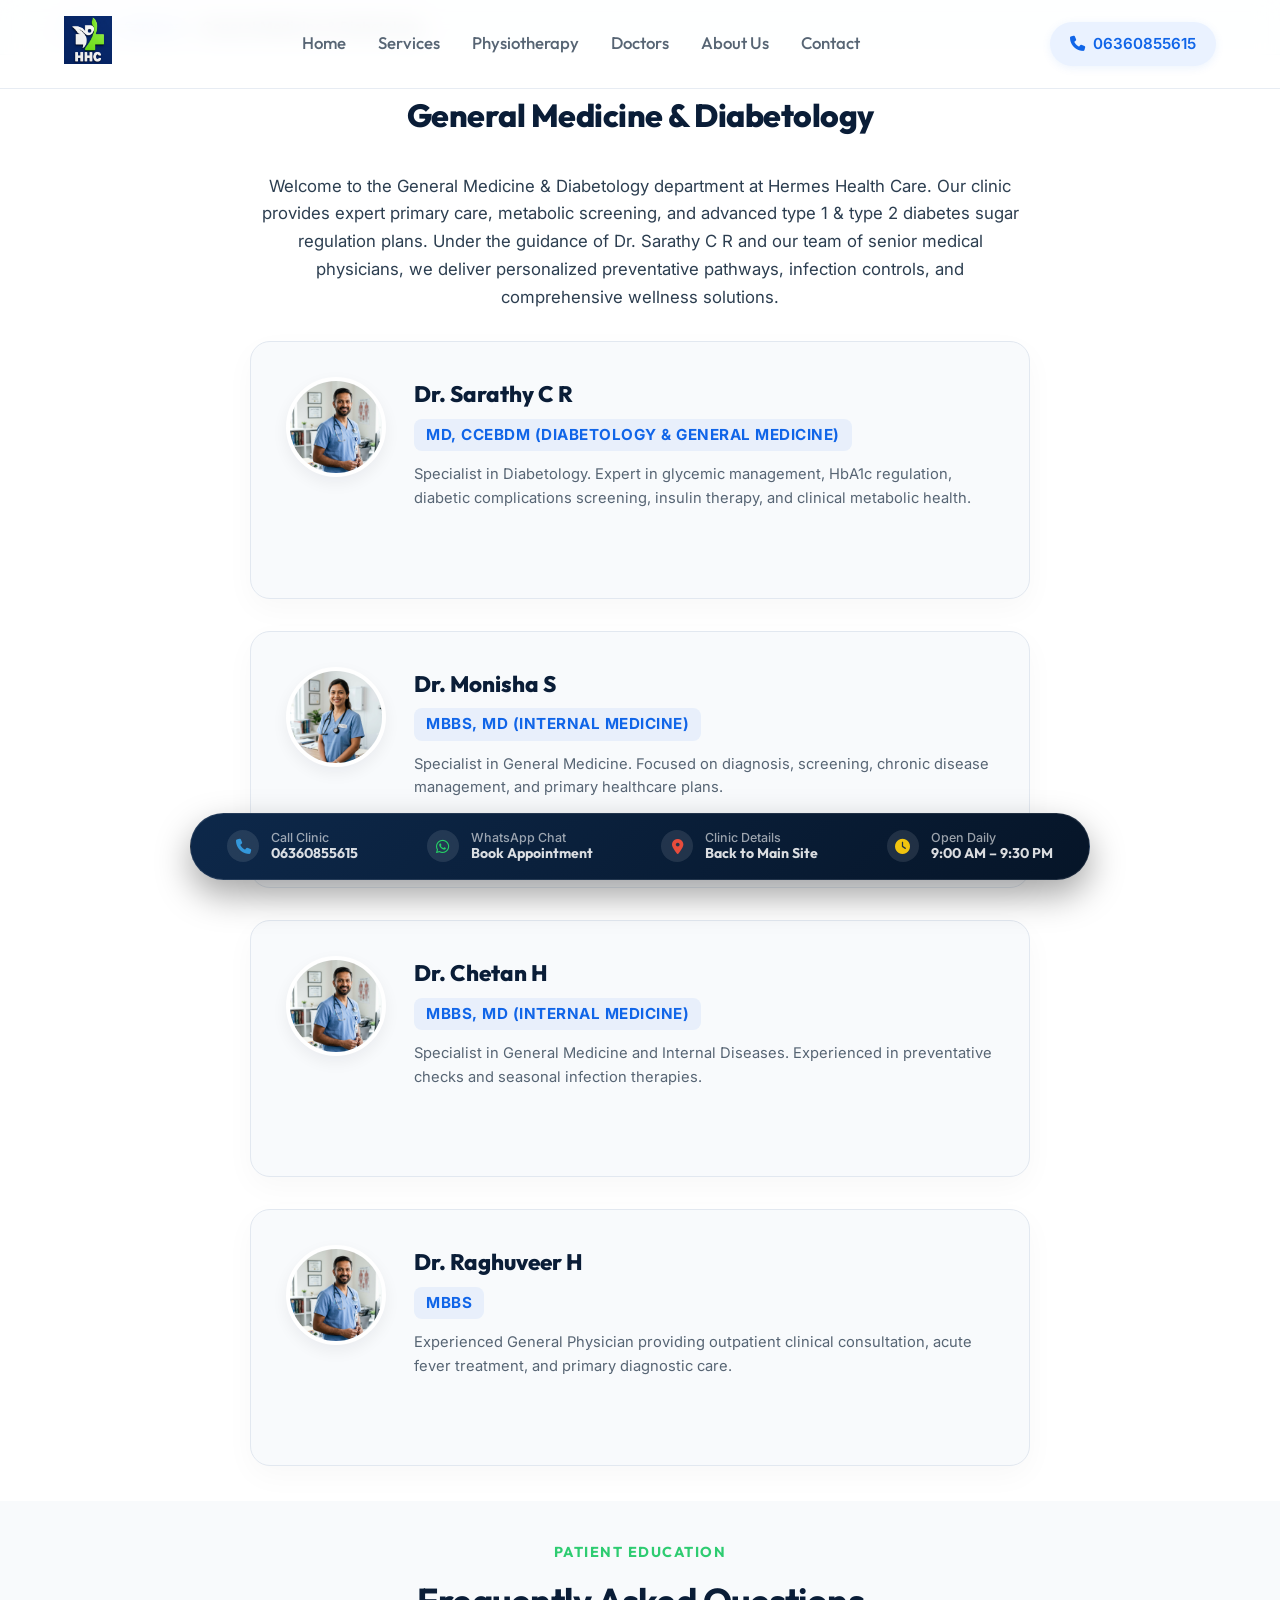
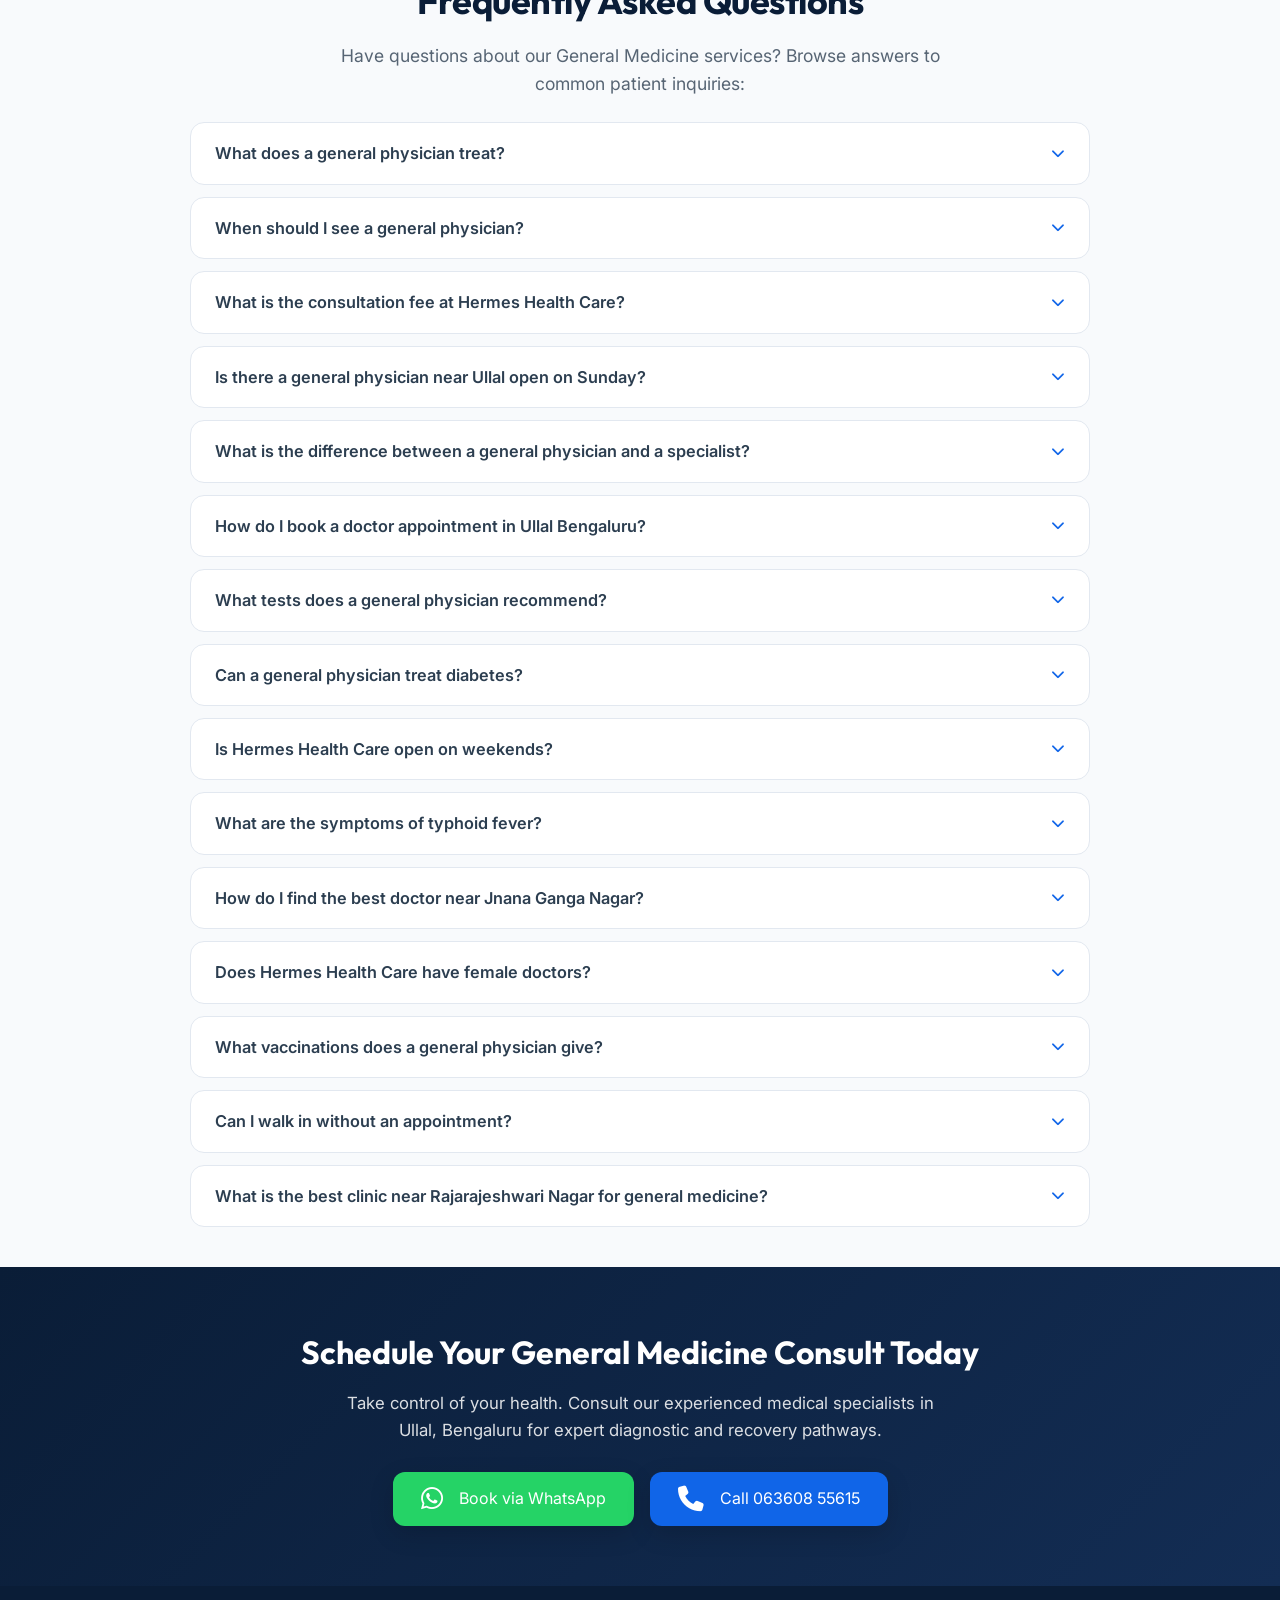
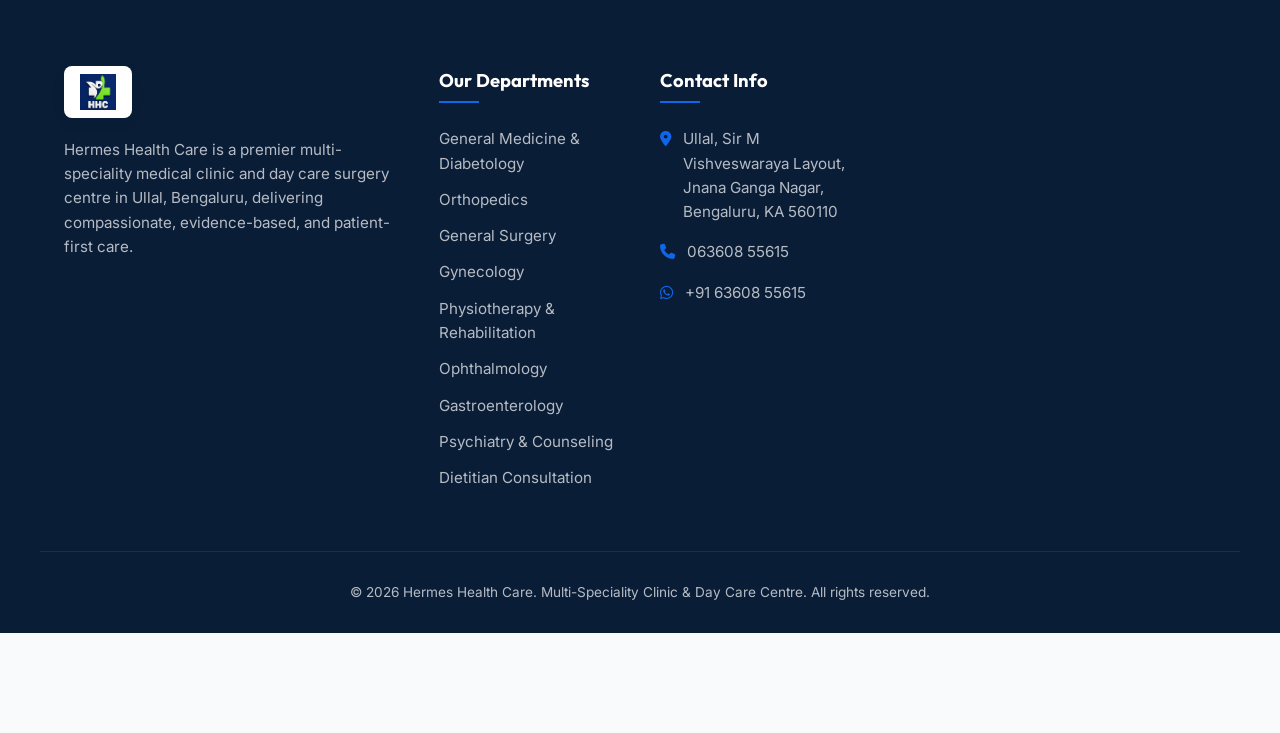
<file: general-medicine/index.html>
<!DOCTYPE html>
<html lang="en">
<head>
    <meta charset="UTF-8">
    <meta name="viewport" content="width=device-width, initial-scale=1.0">
    <title>General Medicine & Diabetology in Ullal Bengaluru | Hermes Health Care</title>
    <meta name="description" content="Expert general physician and diabetology consults in Ullal, Bengaluru. Manage type 1 & 2 diabetes, thyroid, fevers, and chronic health checks with Dr. Sarathy C R.">
    <meta name="keywords" content="general physician Ullal, diabetologist near me, diabetes clinic Bengaluru, internal medicine Ullal, general medicine doctor Bengaluru, sugar specialist Ullal">
    <meta name="robots" content="index, follow">
    <link rel="canonical" href="https://hermeshealthcare.in/general-medicine/index.html">

    <!-- Open Graph -->
    <meta property="og:type" content="website">
    <meta property="og:url" content="https://hermeshealthcare.in/general-medicine/index.html">
    <meta property="og:title" content="General Medicine & Diabetology in Ullal Bengaluru | Hermes Health Care">
    <meta property="og:description" content="Expert general physician and diabetology consults in Ullal, Bengaluru. Manage type 1 & 2 diabetes, thyroid, fevers, and chronic health checks with Dr. Sarathy C R.">
    <meta property="og:image" content="../images/logo.png">

    <!-- Twitter -->
    <meta property="twitter:card" content="summary_large_image">
    <meta property="twitter:url" content="https://hermeshealthcare.in/general-medicine/index.html">
    <meta property="twitter:title" content="General Medicine & Diabetology in Ullal Bengaluru | Hermes Health Care">
    <meta property="twitter:description" content="Expert general physician and diabetology consults in Ullal, Bengaluru. Manage type 1 & 2 diabetes, thyroid, fevers, and chronic health checks with Dr. Sarathy C R.">
    <meta property="twitter:image" content="../images/logo.png">

    <!-- Fonts & Icons -->
    <link rel="preconnect" href="https://fonts.googleapis.com">
    <link rel="preconnect" href="https://fonts.gstatic.com" crossorigin>
    <link href="https://fonts.googleapis.com/css2?family=Inter:wght@400;500;600;700&family=Outfit:wght@400;500;600;700;800&display=swap" rel="stylesheet">
    <link rel="stylesheet" href="https://cdnjs.cloudflare.com/ajax/libs/font-awesome/6.4.0/css/all.min.css">
    <link rel="stylesheet" href="../styles.css">

    <!-- JSON-LD Structured Data -->
    <script type="application/ld+json">
    [
  {
    "@context": "https://schema.org",
    "@type": "MedicalClinic",
    "name": "Hermes Health Care",
    "alternateName": "Hermes Health Care - General Medicine",
    "image": "https://hermeshealthcare.in/images/logo.png",
    "@id": "https://hermeshealthcare.in/general-medicine/#clinic",
    "url": "https://hermeshealthcare.in/general-medicine/index.html",
    "telephone": "+91 63608 55615",
    "priceRange": "$$",
    "address": {
      "@type": "PostalAddress",
      "streetAddress": "Ullal, Sir M Vishveswaraya Layout, Jnana Ganga Nagar",
      "addressLocality": "Bengaluru",
      "addressRegion": "Karnataka",
      "postalCode": "560110",
      "addressCountry": "IN"
    },
    "geo": {
      "@type": "GeoCoordinates",
      "latitude": 12.9602,
      "longitude": 77.4988
    },
    "openingHoursSpecification": {
      "@type": "OpeningHoursSpecification",
      "dayOfWeek": [
        "Monday",
        "Tuesday",
        "Wednesday",
        "Thursday",
        "Friday",
        "Saturday",
        "Sunday"
      ],
      "opens": "09:00",
      "closes": "21:30"
    },
    "medicalSpecialty": [
      "PrimaryCare",
      "InternalMedicine",
      "CommunityHealth"
    ]
  },
  {
    "@context": "https://schema.org",
    "@type": "Service",
    "name": "General Physician & Family Consultation",
    "provider": {
      "@type": "MedicalClinic",
      "name": "Hermes Health Care"
    },
    "areaServed": [
      {
        "@type": "AdministrativeArea",
        "name": "Ullal, Bengaluru"
      },
      {
        "@type": "AdministrativeArea",
        "name": "Jnana Ganga Nagar, Bengaluru"
      },
      {
        "@type": "AdministrativeArea",
        "name": "Rajarajeshwari Nagar, Bengaluru"
      },
      {
        "@type": "AdministrativeArea",
        "name": "Kengeri, Bengaluru"
      },
      {
        "@type": "AdministrativeArea",
        "name": "Nagarbhavi, Bengaluru"
      }
    ]
  },
  {
    "@context": "https://schema.org",
    "@type": "Physician",
    "name": "Dr. Monisha S",
    "medicalSpecialty": [
      "PrimaryCare",
      "InternalMedicine",
      "CommunityHealth"
    ],
    "worksFor": {
      "@type": "MedicalClinic",
      "name": "Hermes Health Care"
    },
    "telephone": "+91 63608 55615",
    "address": {
      "@type": "PostalAddress",
      "streetAddress": "Ullal, Sir M Vishveswaraya Layout, Jnana Ganga Nagar",
      "addressLocality": "Bengaluru",
      "addressRegion": "Karnataka",
      "postalCode": "560110",
      "addressCountry": "IN"
    }
  },
  {
    "@context": "https://schema.org",
    "@type": "Physician",
    "name": "Dr. Chetan H",
    "medicalSpecialty": [
      "PrimaryCare",
      "InternalMedicine",
      "CommunityHealth"
    ],
    "worksFor": {
      "@type": "MedicalClinic",
      "name": "Hermes Health Care"
    },
    "telephone": "+91 63608 55615",
    "address": {
      "@type": "PostalAddress",
      "streetAddress": "Ullal, Sir M Vishveswaraya Layout, Jnana Ganga Nagar",
      "addressLocality": "Bengaluru",
      "addressRegion": "Karnataka",
      "postalCode": "560110",
      "addressCountry": "IN"
    }
  },
  {
    "@context": "https://schema.org",
    "@type": "Physician",
    "name": "Dr. Raghuveer H",
    "medicalSpecialty": [
      "PrimaryCare",
      "InternalMedicine",
      "CommunityHealth"
    ],
    "worksFor": {
      "@type": "MedicalClinic",
      "name": "Hermes Health Care"
    },
    "telephone": "+91 63608 55615",
    "address": {
      "@type": "PostalAddress",
      "streetAddress": "Ullal, Sir M Vishveswaraya Layout, Jnana Ganga Nagar",
      "addressLocality": "Bengaluru",
      "addressRegion": "Karnataka",
      "postalCode": "560110",
      "addressCountry": "IN"
    }
  },
  {
    "@context": "https://schema.org",
    "@type": "FAQPage",
    "mainEntity": [
      {
        "@type": "Question",
        "name": "What does a general physician treat?",
        "acceptedAnswer": {
          "@type": "Answer",
          "text": "A general physician diagnoses and treats a wide array of acute and chronic conditions, including viral fevers, high blood pressure, respiratory infections, diabetes, gastrointestinal disorders, and seasonal allergies, alongside preventive physical check-ups."
        }
      },
      {
        "@type": "Question",
        "name": "When should I see a general physician?",
        "acceptedAnswer": {
          "@type": "Answer",
          "text": "You should consult a general physician if you exhibit symptoms like fever lasting over 48 hours, chronic cough, unexpected weight loss, recurring fatigue, gastric disturbances, or if you need regular screening for metabolic disorders."
        }
      },
      {
        "@type": "Question",
        "name": "What is the consultation fee at Hermes Health Care?",
        "acceptedAnswer": {
          "@type": "Answer",
          "text": "The general physician consultation fee at our Ullal clinic is affordable and structured to support all families. Please connect with our reception desk on WhatsApp for the exact diagnostic and consultation pricing."
        }
      },
      {
        "@type": "Question",
        "name": "Is there a general physician near Ullal open on Sunday?",
        "acceptedAnswer": {
          "@type": "Answer",
          "text": "Yes, Hermes Health Care in Ullal is open daily, including Sundays, from 9:00 AM to 9:30 PM, providing continuous access to medical evaluations and diagnostic screening."
        }
      },
      {
        "@type": "Question",
        "name": "What is the difference between a general physician and a specialist?",
        "acceptedAnswer": {
          "@type": "Answer",
          "text": "A general physician manages broad primary and secondary illnesses, chronic health monitoring, and preventative diagnostics. If a condition requires specialized organ-specific treatment, they coordinate referrals to specialists like cardiologists or orthopedicians."
        }
      },
      {
        "@type": "Question",
        "name": "How do I book a doctor appointment in Ullal Bengaluru?",
        "acceptedAnswer": {
          "@type": "Answer",
          "text": "You can easily schedule a consultation at our clinic by calling our main line at 063608 55615, messaging us on WhatsApp, or visiting our clinic desk directly in Ullal."
        }
      },
      {
        "@type": "Question",
        "name": "What tests does a general physician recommend?",
        "acceptedAnswer": {
          "@type": "Answer",
          "text": "Based on symptoms, a general physician may prescribe blood profiles like Complete Blood Count (CBC), blood glucose tests, urine pathology, renal function tests (RFT), thyroid profiles, or standard digital ECG scans."
        }
      },
      {
        "@type": "Question",
        "name": "Can a general physician treat diabetes?",
        "acceptedAnswer": {
          "@type": "Answer",
          "text": "Yes, general physicians routinely manage and monitor Type 2 diabetes, prescribing oral medications, tracking HbA1c levels, and offering lifestyle advice. For advanced care, they coordinate with diabetologists."
        }
      },
      {
        "@type": "Question",
        "name": "Is Hermes Health Care open on weekends?",
        "acceptedAnswer": {
          "@type": "Answer",
          "text": "Yes, our multi-speciality clinic operates daily from 9:00 AM to 9:30 PM, offering doctor consultations, diagnostic tests, and physiotherapy services on Saturdays and Sundays."
        }
      },
      {
        "@type": "Question",
        "name": "What are the symptoms of typhoid fever?",
        "acceptedAnswer": {
          "@type": "Answer",
          "text": "Typhoid fever presents with high-grade fever, abdominal pain, extreme fatigue, dry cough, headache, and diarrhea or constipation, which can be accurately diagnosed via in-house blood tests."
        }
      },
      {
        "@type": "Question",
        "name": "How do I find the best doctor near Jnana Ganga Nagar?",
        "acceptedAnswer": {
          "@type": "Answer",
          "text": "Hermes Health Care is located centrally at Ullal near Jnana Ganga Nagar, offering highly qualified general physicians and specialists, making it the most trusted clinic in the neighborhood."
        }
      },
      {
        "@type": "Question",
        "name": "Does Hermes Health Care have female doctors?",
        "acceptedAnswer": {
          "@type": "Answer",
          "text": "Yes, our clinic includes qualified female practitioners, including Dr. Monisha S for General Medicine and Dr. Asha Chandrasekar for Obstetrics & Gynecology."
        }
      },
      {
        "@type": "Question",
        "name": "What vaccinations does a general physician give?",
        "acceptedAnswer": {
          "@type": "Answer",
          "text": "Our general physicians administer essential adult vaccines, including influenza, typhoid, tetanus, hepatitis A and B, and pneumonia vaccines, based on clinical needs."
        }
      },
      {
        "@type": "Question",
        "name": "Can I walk in without an appointment?",
        "acceptedAnswer": {
          "@type": "Answer",
          "text": "Yes, you can walk in for a physician consultation, but scheduling in advance via WhatsApp or phone call helps reduce waiting time during peak clinical hours."
        }
      },
      {
        "@type": "Question",
        "name": "What is the best clinic near Rajarajeshwari Nagar for general medicine?",
        "acceptedAnswer": {
          "@type": "Answer",
          "text": "Hermes Health Care in Ullal (bordering RR Nagar) offers top-rated general physicians, in-house laboratory services, and advanced diagnostics, rendering premium healthcare accessible to RR Nagar residents."
        }
      }
    ]
  }
]
    </script>
</head>
<body>

    <!-- Header Navigation -->
    <header class="main-header" id="header">
        <div class="header-container">
            <a href="../index.html#home" class="logo-link">
                <img src="../images/logo.png" alt="Hermes Health Care Logo" class="clinic-logo">
            </a>
            <nav class="nav-menu" id="nav-menu" aria-label="Main Navigation">
                <ul>
                    <li><a href="../index.html#home" class="nav-link">Home</a></li>
                    <li><a href="../index.html#services" class="nav-link">Services</a></li>
                    <li><a href="../physiotherapy/index.html" class="nav-link">Physiotherapy</a></li>
                    <li><a href="#doctors" class="nav-link">Doctors</a></li>
                    <li><a href="../index.html#about" class="nav-link">About Us</a></li>
                    <li><a href="../index.html#contact" class="nav-link">Contact</a></li>
                </ul>
            </nav>
            <div class="header-cta">
                <a href="tel:+916360855615" class="btn-phone-header" aria-label="Call clinic at 06360855615">
                    <i class="fa-solid fa-phone"></i>
                    <span>06360855615</span>
                </a>
                <button class="mobile-menu-toggle" id="mobile-menu-toggle" aria-label="Toggle navigation menu">
                    <span class="bar"></span>
                    <span class="bar"></span>
                    <span class="bar"></span>
                </button>
            </div>
        </div>
    </header>

    <!-- Breadcrumb Navigation -->
    <nav class="breadcrumb-nav" aria-label="Breadcrumb">
        <ol itemscope itemtype="https://schema.org/BreadcrumbList">
            <li itemprop="itemListElement" itemscope itemtype="https://schema.org/ListItem">
                <a itemprop="item" href="../index.html#home">
                    <span itemprop="name">Home</span>
                </a>
                <meta itemprop="position" content="1" />
            </li>
            <li itemprop="itemListElement" itemscope itemtype="https://schema.org/ListItem">
                <a itemprop="item" href="../index.html#services">
                    <span itemprop="name">Services</span>
                </a>
                <meta itemprop="position" content="2" />
            </li>
            <li itemprop="itemListElement" itemscope itemtype="https://schema.org/ListItem">
                <span itemprop="name" style="color: var(--color-text-dark); font-weight: 600;">General Medicine & Diabetology</span>
                <meta itemprop="position" content="3" />
            </li>
        </ol>
    </nav>

    <!-- Service Details & Doctor Section -->
    <section class="service-details-section">
        <div class="section-container">
            <h1 class="details-service-title">General Medicine & Diabetology</h1>
            
            <p class="details-service-intro" style="font-size: 1.05rem; line-height: 1.65; color: var(--color-text-dark); text-align: center; max-width: 800px; margin: 0 auto 30px auto; padding: 0 16px;">
                Welcome to the General Medicine & Diabetology department at Hermes Health Care. Our clinic provides expert primary care, metabolic screening, and advanced type 1 & type 2 diabetes sugar regulation plans. Under the guidance of Dr. Sarathy C R and our team of senior medical physicians, we deliver personalized preventative pathways, infection controls, and comprehensive wellness solutions.
            </p>

            <div class="details-doctors-grid">
                <!-- Doctor 1: Dr. Sarathy C R -->
                <div class="details-doctor-card">
                    <div class="doctor-profile">
                        <img src="../images/doctor-male-clinical.png" alt="Dr. Sarathy C R" class="doctor-avatar">
                        <div class="doctor-meta">
                            <h3 class="doctor-name">Dr. Sarathy C R</h3>
                            <span class="doctor-specialty">MD, CCEBDM (Diabetology & General Medicine)</span>
                            <p class="doctor-bio">Specialist in Diabetology. Expert in glycemic management, HbA1c regulation, diabetic complications screening, insulin therapy, and clinical metabolic health.</p>
                        </div>
                    </div>
                </div>

                <!-- Doctor 2: Dr. Monisha S -->
                <div class="details-doctor-card">
                    <div class="doctor-profile">
                        <img src="../images/doctor-female-clinical.png" alt="Dr. Monisha S" class="doctor-avatar">
                        <div class="doctor-meta">
                            <h3 class="doctor-name">Dr. Monisha S</h3>
                            <span class="doctor-specialty">MBBS, MD (Internal Medicine)</span>
                            <p class="doctor-bio">Specialist in General Medicine. Focused on diagnosis, screening, chronic disease management, and primary healthcare plans.</p>
                        </div>
                    </div>
                </div>

                <!-- Doctor 3: Dr. Chetan H -->
                <div class="details-doctor-card">
                    <div class="doctor-profile">
                        <img src="../images/doctor-male-clinical.png" alt="Dr. Chetan H" class="doctor-avatar">
                        <div class="doctor-meta">
                            <h3 class="doctor-name">Dr. Chetan H</h3>
                            <span class="doctor-specialty">MBBS, MD (Internal Medicine)</span>
                            <p class="doctor-bio">Specialist in General Medicine and Internal Diseases. Experienced in preventative checks and seasonal infection therapies.</p>
                        </div>
                    </div>
                </div>

                <!-- Doctor 4: Dr. Raghuveer H -->
                <div class="details-doctor-card">
                    <div class="doctor-profile">
                        <img src="../images/doctor-male-clinical.png" alt="Dr. Raghuveer H" class="doctor-avatar">
                        <div class="doctor-meta">
                            <h3 class="doctor-name">Dr. Raghuveer H</h3>
                            <span class="doctor-specialty">MBBS</span>
                            <p class="doctor-bio">Experienced General Physician providing outpatient clinical consultation, acute fever treatment, and primary diagnostic care.</p>
                        </div>
                    </div>
                </div>
            </div>
        </div>
    </section>

        
    <!-- Frequently Asked Questions Section -->
    <section class="faq-section" id="faq">
        <div class="section-container">
            <span class="section-tagline" style="text-align: center; display: block;">PATIENT EDUCATION</span>
            <h2 class="section-title" style="text-align: center;">Frequently Asked Questions</h2>
            <p class="section-subtitle" style="text-align: center;">Have questions about our General Medicine services? Browse answers to common patient inquiries:</p>
            
            <div class="faq-grid">
                <div class="faq-item">
                    <button class="faq-question">
                        <span>What does a general physician treat?</span>
                        <i class="fa-solid fa-chevron-down"></i>
                    </button>
                    <div class="faq-answer">
                        <p>A general physician diagnoses and treats a wide array of acute and chronic conditions, including viral fevers, high blood pressure, respiratory infections, diabetes, gastrointestinal disorders, and seasonal allergies, alongside preventive physical check-ups.</p>
                    </div>
                </div>
                <div class="faq-item">
                    <button class="faq-question">
                        <span>When should I see a general physician?</span>
                        <i class="fa-solid fa-chevron-down"></i>
                    </button>
                    <div class="faq-answer">
                        <p>You should consult a general physician if you exhibit symptoms like fever lasting over 48 hours, chronic cough, unexpected weight loss, recurring fatigue, gastric disturbances, or if you need regular screening for metabolic disorders.</p>
                    </div>
                </div>
                <div class="faq-item">
                    <button class="faq-question">
                        <span>What is the consultation fee at Hermes Health Care?</span>
                        <i class="fa-solid fa-chevron-down"></i>
                    </button>
                    <div class="faq-answer">
                        <p>The general physician consultation fee at our Ullal clinic is affordable and structured to support all families. Please connect with our reception desk on WhatsApp for the exact diagnostic and consultation pricing.</p>
                    </div>
                </div>
                <div class="faq-item">
                    <button class="faq-question">
                        <span>Is there a general physician near Ullal open on Sunday?</span>
                        <i class="fa-solid fa-chevron-down"></i>
                    </button>
                    <div class="faq-answer">
                        <p>Yes, Hermes Health Care in Ullal is open daily, including Sundays, from 9:00 AM to 9:30 PM, providing continuous access to medical evaluations and diagnostic screening.</p>
                    </div>
                </div>
                <div class="faq-item">
                    <button class="faq-question">
                        <span>What is the difference between a general physician and a specialist?</span>
                        <i class="fa-solid fa-chevron-down"></i>
                    </button>
                    <div class="faq-answer">
                        <p>A general physician manages broad primary and secondary illnesses, chronic health monitoring, and preventative diagnostics. If a condition requires specialized organ-specific treatment, they coordinate referrals to specialists like cardiologists or orthopedicians.</p>
                    </div>
                </div>
                <div class="faq-item">
                    <button class="faq-question">
                        <span>How do I book a doctor appointment in Ullal Bengaluru?</span>
                        <i class="fa-solid fa-chevron-down"></i>
                    </button>
                    <div class="faq-answer">
                        <p>You can easily schedule a consultation at our clinic by calling our main line at 063608 55615, messaging us on WhatsApp, or visiting our clinic desk directly in Ullal.</p>
                    </div>
                </div>
                <div class="faq-item">
                    <button class="faq-question">
                        <span>What tests does a general physician recommend?</span>
                        <i class="fa-solid fa-chevron-down"></i>
                    </button>
                    <div class="faq-answer">
                        <p>Based on symptoms, a general physician may prescribe blood profiles like Complete Blood Count (CBC), blood glucose tests, urine pathology, renal function tests (RFT), thyroid profiles, or standard digital ECG scans.</p>
                    </div>
                </div>
                <div class="faq-item">
                    <button class="faq-question">
                        <span>Can a general physician treat diabetes?</span>
                        <i class="fa-solid fa-chevron-down"></i>
                    </button>
                    <div class="faq-answer">
                        <p>Yes, general physicians routinely manage and monitor Type 2 diabetes, prescribing oral medications, tracking HbA1c levels, and offering lifestyle advice. For advanced care, they coordinate with diabetologists.</p>
                    </div>
                </div>
                <div class="faq-item">
                    <button class="faq-question">
                        <span>Is Hermes Health Care open on weekends?</span>
                        <i class="fa-solid fa-chevron-down"></i>
                    </button>
                    <div class="faq-answer">
                        <p>Yes, our multi-speciality clinic operates daily from 9:00 AM to 9:30 PM, offering doctor consultations, diagnostic tests, and physiotherapy services on Saturdays and Sundays.</p>
                    </div>
                </div>
                <div class="faq-item">
                    <button class="faq-question">
                        <span>What are the symptoms of typhoid fever?</span>
                        <i class="fa-solid fa-chevron-down"></i>
                    </button>
                    <div class="faq-answer">
                        <p>Typhoid fever presents with high-grade fever, abdominal pain, extreme fatigue, dry cough, headache, and diarrhea or constipation, which can be accurately diagnosed via in-house blood tests.</p>
                    </div>
                </div>
                <div class="faq-item">
                    <button class="faq-question">
                        <span>How do I find the best doctor near Jnana Ganga Nagar?</span>
                        <i class="fa-solid fa-chevron-down"></i>
                    </button>
                    <div class="faq-answer">
                        <p>Hermes Health Care is located centrally at Ullal near Jnana Ganga Nagar, offering highly qualified general physicians and specialists, making it the most trusted clinic in the neighborhood.</p>
                    </div>
                </div>
                <div class="faq-item">
                    <button class="faq-question">
                        <span>Does Hermes Health Care have female doctors?</span>
                        <i class="fa-solid fa-chevron-down"></i>
                    </button>
                    <div class="faq-answer">
                        <p>Yes, our clinic includes qualified female practitioners, including Dr. Monisha S for General Medicine and Dr. Asha Chandrasekar for Obstetrics & Gynecology.</p>
                    </div>
                </div>
                <div class="faq-item">
                    <button class="faq-question">
                        <span>What vaccinations does a general physician give?</span>
                        <i class="fa-solid fa-chevron-down"></i>
                    </button>
                    <div class="faq-answer">
                        <p>Our general physicians administer essential adult vaccines, including influenza, typhoid, tetanus, hepatitis A and B, and pneumonia vaccines, based on clinical needs.</p>
                    </div>
                </div>
                <div class="faq-item">
                    <button class="faq-question">
                        <span>Can I walk in without an appointment?</span>
                        <i class="fa-solid fa-chevron-down"></i>
                    </button>
                    <div class="faq-answer">
                        <p>Yes, you can walk in for a physician consultation, but scheduling in advance via WhatsApp or phone call helps reduce waiting time during peak clinical hours.</p>
                    </div>
                </div>
                <div class="faq-item">
                    <button class="faq-question">
                        <span>What is the best clinic near Rajarajeshwari Nagar for general medicine?</span>
                        <i class="fa-solid fa-chevron-down"></i>
                    </button>
                    <div class="faq-answer">
                        <p>Hermes Health Care in Ullal (bordering RR Nagar) offers top-rated general physicians, in-house laboratory services, and advanced diagnostics, rendering premium healthcare accessible to RR Nagar residents.</p>
                    </div>
                </div>
            </div>
        </div>
    </section>
        
    <!-- Book Appointment Section -->
    <section class="book-section" id="appointment">
        <h2>Schedule Your General Medicine Consult Today</h2>
        <p>Take control of your health. Consult our experienced medical specialists in Ullal, Bengaluru for expert diagnostic and recovery pathways.</p>
        <div class="cta-buttons">
            <a href="https://wa.me/916360855615?text=Hello%20Hermes%20Health%20Care,%20I%20would%20like%20to%20book%20a%20General Medicine%20appointment." target="_blank" rel="noopener noreferrer" class="btn-hero-whatsapp">
                <i class="fa-brands fa-whatsapp"></i>
                <span>Book via WhatsApp</span>
            </a>
            <a href="tel:+916360855615" class="btn-hero-call">
                <i class="fa-solid fa-phone"></i>
                <span>Call 063608 55615</span>
            </a>
        </div>
    </section>
        
    <!-- Footer -->
    <footer class="site-footer">
        <div class="footer-grid">
            <div class="footer-info-col">
                <div class="footer-logo-wrapper">
                    <img src="../images/logo.png" alt="Hermes Health Care Logo" class="footer-logo">
                </div>
                <p class="footer-about-text">Hermes Health Care is a premier multi-speciality medical clinic and day care surgery centre in Ullal, Bengaluru, delivering compassionate, evidence-based, and patient-first care.</p>
            </div>
            <div class="footer-links-col">
                <h4 class="footer-col-title">Our Departments</h4>
                <ul class="footer-links">
                    <li><a href="../general-medicine/index.html">General Medicine & Diabetology</a></li>
                    <li><a href="../orthopaedics/index.html">Orthopedics</a></li>
                    <li><a href="../general-surgery/index.html">General Surgery</a></li>
                    <li><a href="../gynecology/index.html">Gynecology</a></li>
                    <li><a href="../physiotherapy/index.html">Physiotherapy & Rehabilitation</a></li>
                    <li><a href="../ophthalmology/index.html">Ophthalmology</a></li>
                    <li><a href="../gastroenterology/index.html">Gastroenterology</a></li>
                    <li><a href="../psychiatry/index.html">Psychiatry & Counseling</a></li>
                    <li><a href="../dietitian/index.html">Dietitian Consultation</a></li>
                </ul>
            </div>
            <div class="footer-contact-col">
                <h4 class="footer-col-title">Contact Info</h4>
                <p><i class="fa-solid fa-location-dot"></i> Ullal, Sir M Vishveswaraya Layout, Jnana Ganga Nagar, Bengaluru, KA 560110</p>
                <p><i class="fa-solid fa-phone"></i> <a href="tel:+916360855615">063608 55615</a></p>
                <p><i class="fa-brands fa-whatsapp"></i> <a href="https://wa.me/916360855615">+91 63608 55615</a></p>
            </div>
        </div>
        <div class="footer-bottom">
            <p>&copy; 2026 Hermes Health Care. Multi-Speciality Clinic & Day Care Centre. All rights reserved.</p>
        </div>
    </footer>

    <!-- Bottom Sticky Bar -->
    <div class="bottom-sticky-bar">
        <a href="tel:+916360855615" class="sticky-item sticky-call">
            <div class="sticky-icon"><i class="fa-solid fa-phone"></i></div>
            <div class="sticky-text">
                <span class="sticky-title">Call Clinic</span>
                <span class="sticky-subtitle">06360855615</span>
            </div>
        </a>
        <a href="https://wa.me/916360855615?text=Hello%20Hermes%20Health%20Care,%20I%20would%20like%20to%20book%20an%20appointment." target="_blank" rel="noopener noreferrer" class="sticky-item sticky-whatsapp">
            <div class="sticky-icon"><i class="fa-brands fa-whatsapp"></i></div>
            <div class="sticky-text">
                <span class="sticky-title">WhatsApp Chat</span>
                <span class="sticky-subtitle">Book Appointment</span>
            </div>
        </a>
        <a href="../index.html#contact" class="sticky-item sticky-directions">
            <div class="sticky-icon"><i class="fa-solid fa-location-dot"></i></div>
            <div class="sticky-text">
                <span class="sticky-title">Clinic Details</span>
                <span class="sticky-subtitle">Back to Main Site</span>
            </div>
        </a>
        <div class="sticky-item sticky-hours">
            <div class="sticky-icon"><i class="fa-solid fa-clock"></i></div>
            <div class="sticky-text">
                <span class="sticky-title">Open Daily</span>
                <span class="sticky-subtitle">9:00 AM – 9:30 PM</span>
            </div>
        </div>
    </div>

    <script src="../scripts.js"></script>
</body>
</html>
</file>
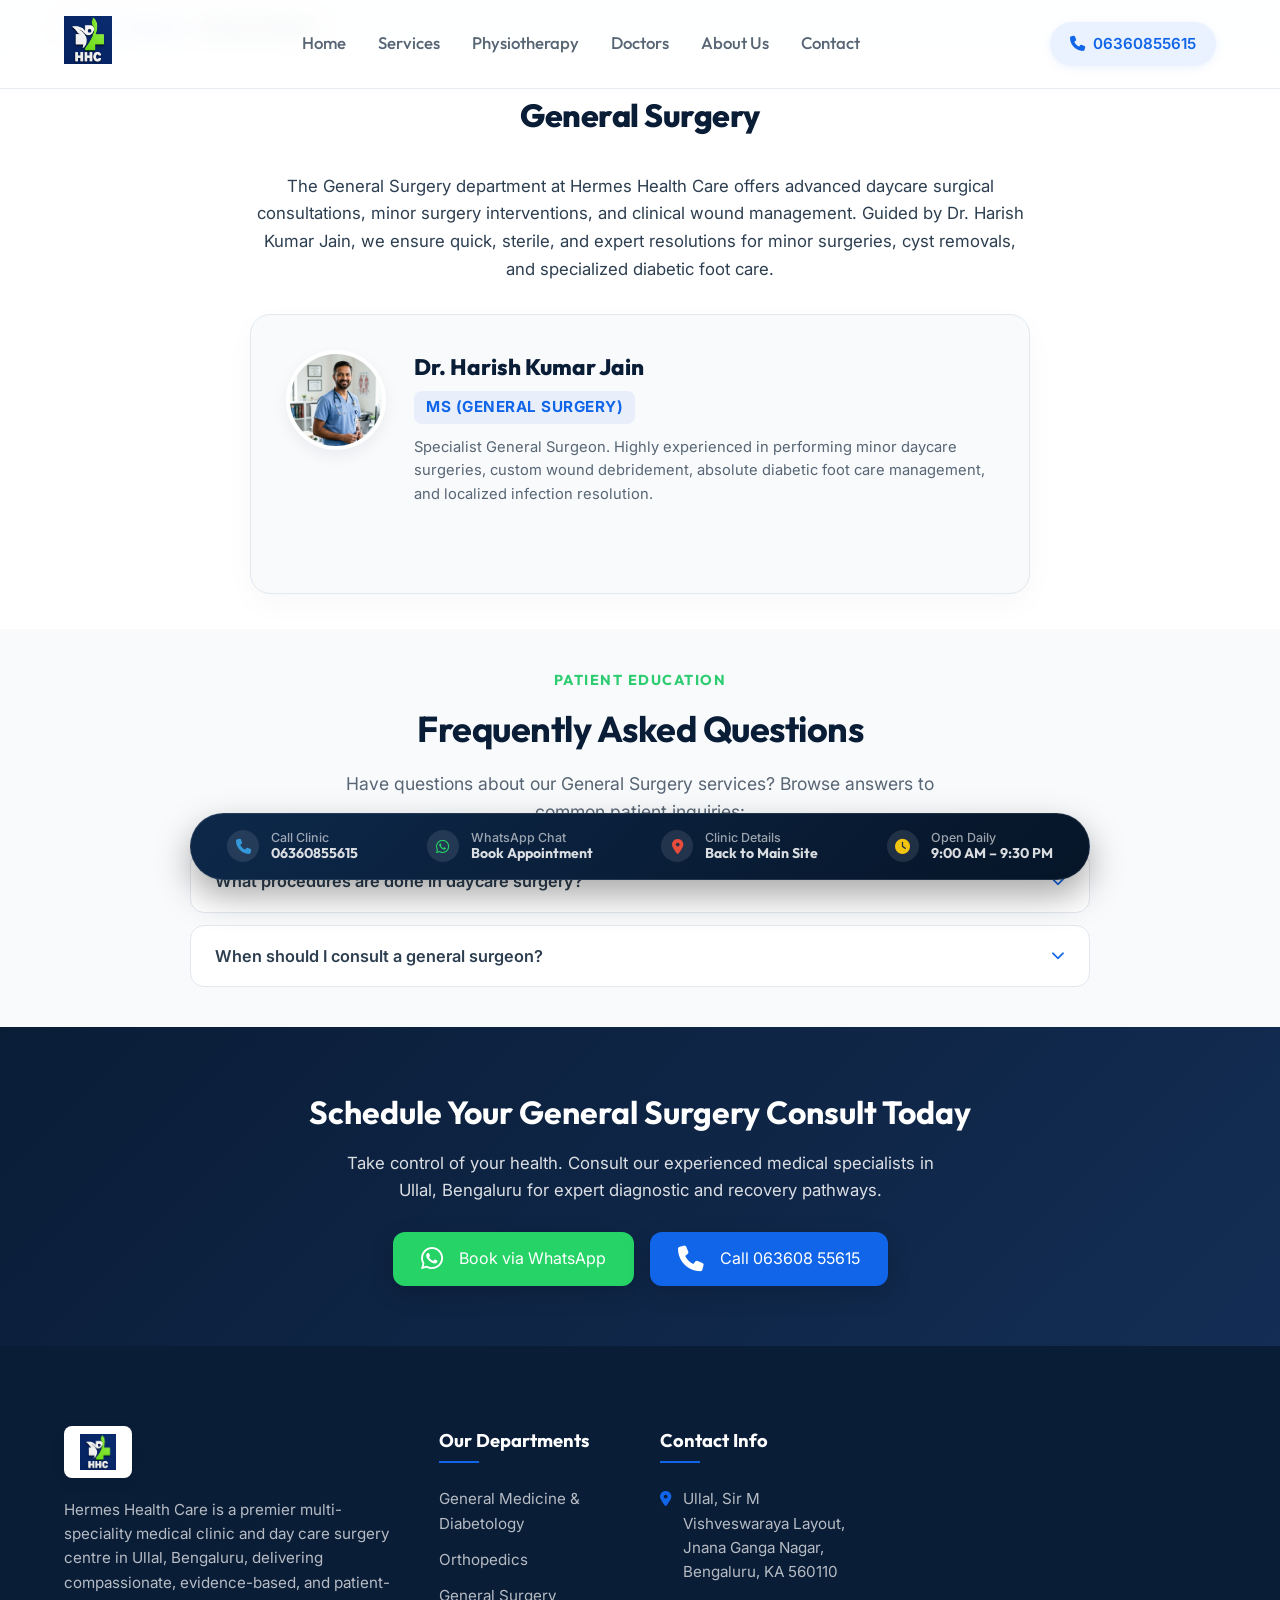
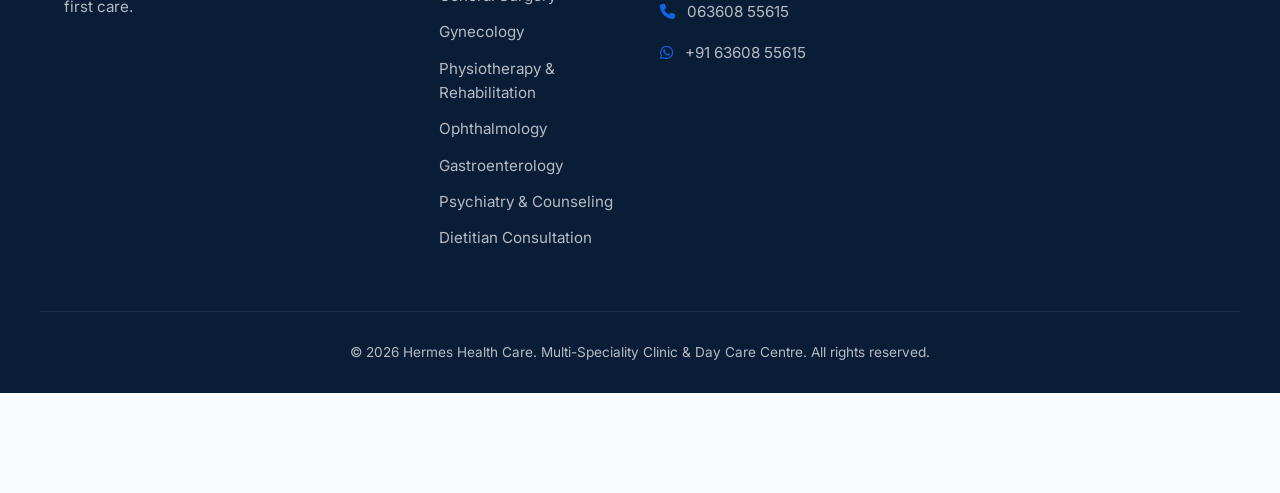
<file: general-surgery/index.html>
<!DOCTYPE html>
<html lang="en">
<head>
    <meta charset="UTF-8">
    <meta name="viewport" content="width=device-width, initial-scale=1.0">
    <title>Best General Surgeon in Ullal Bengaluru | Hermes Health Care</title>
    <meta name="description" content="Consult experienced general surgeons in Ullal, Bengaluru for minor surgeries, day care procedures, wound care, and diabetic foot management. Call 063608 55615.">
    <meta name="keywords" content="general surgeon near me, general surgery Ullal, day care surgery Bengaluru, minor surgery clinic, diabetic foot care">
    <meta name="robots" content="index, follow">
    <link class="canonical" rel="canonical" href="https://hermeshealthcare.in/general-surgery/index.html">

    <!-- Open Graph -->
    <meta property="og:type" content="website">
    <meta property="og:url" content="https://hermeshealthcare.in/general-surgery/index.html">
    <meta property="og:title" content="Best General Surgeon in Ullal Bengaluru | Hermes Health Care">
    <meta property="og:description" content="Consult experienced general surgeons in Ullal, Bengaluru for minor surgeries, day care procedures, wound care, and diabetic foot management. Call 063608 55615.">
    <meta property="og:image" content="../images/logo.png">

    <!-- Twitter -->
    <meta property="twitter:card" content="summary_large_image">
    <meta property="twitter:url" content="https://hermeshealthcare.in/general-surgery/index.html">
    <meta property="twitter:title" content="Best General Surgeon in Ullal Bengaluru | Hermes Health Care">
    <meta property="twitter:description" content="Consult experienced general surgeons in Ullal, Bengaluru for minor surgeries, day care procedures, wound care, and diabetic foot management. Call 063608 55615.">
    <meta property="twitter:image" content="../images/logo.png">

    <!-- Fonts & Icons -->
    <link rel="preconnect" href="https://fonts.googleapis.com">
    <link rel="preconnect" href="https://fonts.gstatic.com" crossorigin>
    <link href="https://fonts.googleapis.com/css2?family=Inter:wght@400;500;600;700&family=Outfit:wght@400;500;600;700;800&display=swap" rel="stylesheet">
    <link rel="stylesheet" href="https://cdnjs.cloudflare.com/ajax/libs/font-awesome/6.4.0/css/all.min.css">
    <link rel="stylesheet" href="../styles.css">

    <!-- JSON-LD Structured Data -->
    <script type="application/ld+json">
    [
      {
        "@context": "https://schema.org",
        "@type": "MedicalClinic",
        "name": "Hermes Health Care",
        "alternateName": "Hermes Health Care - General Surgery",
        "image": "https://hermeshealthcare.in/images/logo.png",
        "@id": "https://hermeshealthcare.in/general-surgery/#clinic",
        "url": "https://hermeshealthcare.in/general-surgery/index.html",
        "telephone": "+91 63608 55615",
        "priceRange": "$$",
        "address": {
          "@type": "PostalAddress",
          "streetAddress": "Ullal, Sir M Vishveswaraya Layout, Jnana Ganga Nagar",
          "addressLocality": "Bengaluru",
          "addressRegion": "Karnataka",
          "postalCode": "560110",
          "addressCountry": "IN"
        },
        "geo": {
          "@type": "GeoCoordinates",
          "latitude": 12.9602,
          "longitude": 77.4988
        },
        "openingHoursSpecification": {
          "@type": "OpeningHoursSpecification",
          "dayOfWeek": [
            "Monday",
            "Tuesday",
            "Wednesday",
            "Thursday",
            "Friday",
            "Saturday",
            "Sunday"
          ],
          "opens": "09:00",
          "closes": "21:30"
        },
        "medicalSpecialty": [
          "Surgery",
          "PrimaryCare"
        ]
      },
      {
        "@context": "https://schema.org",
        "@type": "Service",
        "name": "General Surgery & Day Care Procedures",
        "provider": {
          "@type": "MedicalClinic",
          "name": "Hermes Health Care"
        },
        "areaServed": [
          {
            "@type": "AdministrativeArea",
            "name": "Ullal, Bengaluru"
          },
          {
            "@type": "AdministrativeArea",
            "name": "Jnana Ganga Nagar, Bengaluru"
          },
          {
            "@type": "AdministrativeArea",
            "name": "Rajarajeshwari Nagar, Bengaluru"
          },
          {
            "@type": "AdministrativeArea",
            "name": "Kengeri, Bengaluru"
          },
          {
            "@type": "AdministrativeArea",
            "name": "Nagarbhavi, Bengaluru"
          }
        ]
      },
      {
        "@context": "https://schema.org",
        "@type": "Physician",
        "name": "Dr. Harish Kumar Jain",
        "medicalSpecialty": [
          "Surgery"
        ],
        "worksFor": {
          "@type": "MedicalClinic",
          "name": "Hermes Health Care"
        },
        "telephone": "+91 63608 55615",
        "address": {
          "@type": "PostalAddress",
          "streetAddress": "Ullal, Sir M Vishveswaraya Layout, Jnana Ganga Nagar",
          "addressLocality": "Bengaluru",
          "addressRegion": "Karnataka",
          "postalCode": "560110",
          "addressCountry": "IN"
        }
      },
      {
        "@context": "https://schema.org",
        "@type": "FAQPage",
        "mainEntity": [
          {
            "@type": "Question",
            "name": "What procedures are done in daycare surgery?",
            "acceptedAnswer": {
              "@type": "Answer",
              "text": "Daycare surgeries are minor procedures that do not require overnight hospitalization, such as sebaceous cyst excision, lipoma removal, abscess drainage, minor wound debridement, and diabetic foot management. Patients are discharged on the same day."
            }
          },
          {
            "@type": "Question",
            "name": "When should I consult a general surgeon?",
            "acceptedAnswer": {
              "@type": "Answer",
              "text": "You should consult a general surgeon for swellings (cysts, lipomas), non-healing wounds, diabetic foot ulcers, minor skin infections needing surgical intervention, or for evaluations of abdominal pain/hernias."
            }
          }
        ]
      }
    ]
    </script>
</head>
<body>
    <!-- Header Navigation -->
    <header class="main-header" id="header">
        <div class="header-container">
            <a href="../index.html#home" class="logo-link">
                <img src="../images/logo.png" alt="Hermes Health Care Logo" class="clinic-logo">
            </a>
            <nav class="nav-menu" id="nav-menu" aria-label="Main Navigation">
                <ul>
                    <li><a href="../index.html#home" class="nav-link">Home</a></li>
                    <li><a href="../index.html#services" class="nav-link">Services</a></li>
                    <li><a href="../physiotherapy/index.html" class="nav-link">Physiotherapy</a></li>
                    <li><a href="#doctors" class="nav-link">Doctors</a></li>
                    <li><a href="../index.html#about" class="nav-link">About Us</a></li>
                    <li><a href="../index.html#contact" class="nav-link">Contact</a></li>
                </ul>
            </nav>
            <div class="header-cta">
                <a href="tel:+916360855615" class="btn-phone-header" aria-label="Call clinic at 06360855615">
                    <i class="fa-solid fa-phone"></i>
                    <span>06360855615</span>
                </a>
                <button class="mobile-menu-toggle" id="mobile-menu-toggle" aria-label="Toggle navigation menu">
                    <span class="bar"></span>
                    <span class="bar"></span>
                    <span class="bar"></span>
                </button>
            </div>
        </div>
    </header>

    <!-- Breadcrumb Navigation -->
    <nav class="breadcrumb-nav" aria-label="Breadcrumb">
        <ol itemscope itemtype="https://schema.org/BreadcrumbList">
            <li itemprop="itemListElement" itemscope itemtype="https://schema.org/ListItem">
                <a itemprop="item" href="../index.html#home">
                    <span itemprop="name">Home</span>
                </a>
                <meta itemprop="position" content="1" />
            </li>
            <li itemprop="itemListElement" itemscope itemtype="https://schema.org/ListItem">
                <a itemprop="item" href="../index.html#services">
                    <span itemprop="name">Services</span>
                </a>
                <meta itemprop="position" content="2" />
            </li>
            <li itemprop="itemListElement" itemscope itemtype="https://schema.org/ListItem">
                <span itemprop="name">General Surgery</span>
                <meta itemprop="position" content="3" />
            </li>
        </ol>
    </nav>

    <!-- Service Details & Doctor Section -->
    <section class="service-details-section">
        <div class="section-container">
            <h1 class="details-service-title">General Surgery</h1>
            
            <p class="details-service-intro" style="font-size: 1.05rem; line-height: 1.65; color: var(--color-text-dark); text-align: center; max-width: 800px; margin: 0 auto 30px auto; padding: 0 16px;">
                The General Surgery department at Hermes Health Care offers advanced daycare surgical consultations, minor surgery interventions, and clinical wound management. Guided by Dr. Harish Kumar Jain, we ensure quick, sterile, and expert resolutions for minor surgeries, cyst removals, and specialized diabetic foot care.
            </p>

            <div class="details-doctors-grid">
                <!-- Doctor: Dr. Harish Kumar Jain -->
                <div class="details-doctor-card">
                    <div class="doctor-profile">
                        <img src="../images/doctor-male-clinical.png" alt="Dr. Harish Kumar Jain" class="doctor-avatar">
                        <div class="doctor-meta">
                            <h3 class="doctor-name">Dr. Harish Kumar Jain</h3>
                            <span class="doctor-specialty">MS (General Surgery)</span>
                            <p class="doctor-bio">Specialist General Surgeon. Highly experienced in performing minor daycare surgeries, custom wound debridement, absolute diabetic foot care management, and localized infection resolution.</p>
                        </div>
                    </div>
                </div>
            </div>
        </div>
    </section>

    <!-- Frequently Asked Questions Section -->
    <section class="faq-section" id="faq">
        <div class="section-container">
            <span class="section-tagline" style="text-align: center; display: block;">PATIENT EDUCATION</span>
            <h2 class="section-title" style="text-align: center;">Frequently Asked Questions</h2>
            <p class="section-subtitle" style="text-align: center;">Have questions about our General Surgery services? Browse answers to common patient inquiries:</p>
            
            <div class="faq-grid">
                <div class="faq-item">
                    <button class="faq-question">
                        <span>What procedures are done in daycare surgery?</span>
                        <i class="fa-solid fa-chevron-down"></i>
                    </button>
                    <div class="faq-answer">
                        <p>Daycare surgeries are minor procedures that do not require overnight hospitalization, such as sebaceous cyst excision, lipoma removal, abscess drainage, minor wound debridement, and diabetic foot management. Patients are discharged on the same day.</p>
                    </div>
                </div>
                <div class="faq-item">
                    <button class="faq-question">
                        <span>When should I consult a general surgeon?</span>
                        <i class="fa-solid fa-chevron-down"></i>
                    </button>
                    <div class="faq-answer">
                        <p>You should consult a general surgeon for swellings (cysts, lipomas), non-healing wounds, diabetic foot ulcers, minor skin infections needing surgical intervention, or for evaluations of abdominal pain/hernias.</p>
                    </div>
                </div>
            </div>
        </div>
    </section>

    <!-- Book Appointment Section -->
    <section class="book-section" id="appointment">
        <h2>Schedule Your General Surgery Consult Today</h2>
        <p>Take control of your health. Consult our experienced medical specialists in Ullal, Bengaluru for expert diagnostic and recovery pathways.</p>
        <div class="cta-buttons">
            <a href="https://wa.me/916360855615?text=Hello%20Hermes%20Health%20Care,%20I%20would%20like%20to%20book%20a%20General%20Surgery%20appointment." target="_blank" rel="noopener noreferrer" class="btn-hero-whatsapp">
                <i class="fa-brands fa-whatsapp"></i>
                <span>Book via WhatsApp</span>
            </a>
            <a href="tel:+916360855615" class="btn-hero-call">
                <i class="fa-solid fa-phone"></i>
                <span>Call 063608 55615</span>
            </a>
        </div>
    </section>

    <!-- Footer -->
    <footer class="site-footer">
        <div class="footer-grid">
            <div class="footer-info-col">
                <div class="footer-logo-wrapper">
                    <img src="../images/logo.png" alt="Hermes Health Care Logo" class="footer-logo">
                </div>
                <p class="footer-about-text">Hermes Health Care is a premier multi-speciality medical clinic and day care surgery centre in Ullal, Bengaluru, delivering compassionate, evidence-based, and patient-first care.</p>
            </div>
            <div class="footer-links-col">
                <h4 class="footer-col-title">Our Departments</h4>
                <ul class="footer-links">
                    <li><a href="../general-medicine/index.html">General Medicine & Diabetology</a></li>
                    <li><a href="../orthopaedics/index.html">Orthopedics</a></li>
                    <li><a href="../general-surgery/index.html">General Surgery</a></li>
                    <li><a href="../gynecology/index.html">Gynecology</a></li>
                    <li><a href="../physiotherapy/index.html">Physiotherapy & Rehabilitation</a></li>
                    <li><a href="../ophthalmology/index.html">Ophthalmology</a></li>
                    <li><a href="../gastroenterology/index.html">Gastroenterology</a></li>
                    <li><a href="../psychiatry/index.html">Psychiatry & Counseling</a></li>
                    <li><a href="../dietitian/index.html">Dietitian Consultation</a></li>
                </ul>
            </div>
            <div class="footer-contact-col">
                <h4 class="footer-col-title">Contact Info</h4>
                <p><i class="fa-solid fa-location-dot"></i> Ullal, Sir M Vishveswaraya Layout, Jnana Ganga Nagar, Bengaluru, KA 560110</p>
                <p><i class="fa-solid fa-phone"></i> <a href="tel:+916360855615">063608 55615</a></p>
                <p><i class="fa-brands fa-whatsapp"></i> <a href="https://wa.me/916360855615">+91 63608 55615</a></p>
            </div>
        </div>
        <div class="footer-bottom">
            <p>&copy; 2026 Hermes Health Care. Multi-Speciality Clinic & Day Care Centre. All rights reserved.</p>
        </div>
    </footer>

    <!-- Bottom Sticky Bar -->
    <div class="bottom-sticky-bar">
        <a href="tel:+916360855615" class="sticky-item sticky-call">
            <div class="sticky-icon"><i class="fa-solid fa-phone"></i></div>
            <div class="sticky-text">
                <span class="sticky-title">Call Clinic</span>
                <span class="sticky-subtitle">06360855615</span>
            </div>
        </a>
        <a href="https://wa.me/916360855615?text=Hello%20Hermes%20Health%20Care,%20I%20would%20like%20to%20book%20an%20appointment." target="_blank" rel="noopener noreferrer" class="sticky-item sticky-whatsapp">
            <div class="sticky-icon"><i class="fa-brands fa-whatsapp"></i></div>
            <div class="sticky-text">
                <span class="sticky-title">WhatsApp Chat</span>
                <span class="sticky-subtitle">Book Appointment</span>
            </div>
        </a>
        <a href="../index.html#contact" class="sticky-item sticky-directions">
            <div class="sticky-icon"><i class="fa-solid fa-location-dot"></i></div>
            <div class="sticky-text">
                <span class="sticky-title">Clinic Details</span>
                <span class="sticky-subtitle">Back to Main Site</span>
            </div>
        </a>
        <div class="sticky-item sticky-hours">
            <div class="sticky-icon"><i class="fa-solid fa-clock"></i></div>
            <div class="sticky-text">
                <span class="sticky-title">Open Daily</span>
                <span class="sticky-subtitle">9:00 AM – 9:30 PM</span>
            </div>
        </div>
    </div>

    <script src="../scripts.js"></script>
</body>
</html>
</file>
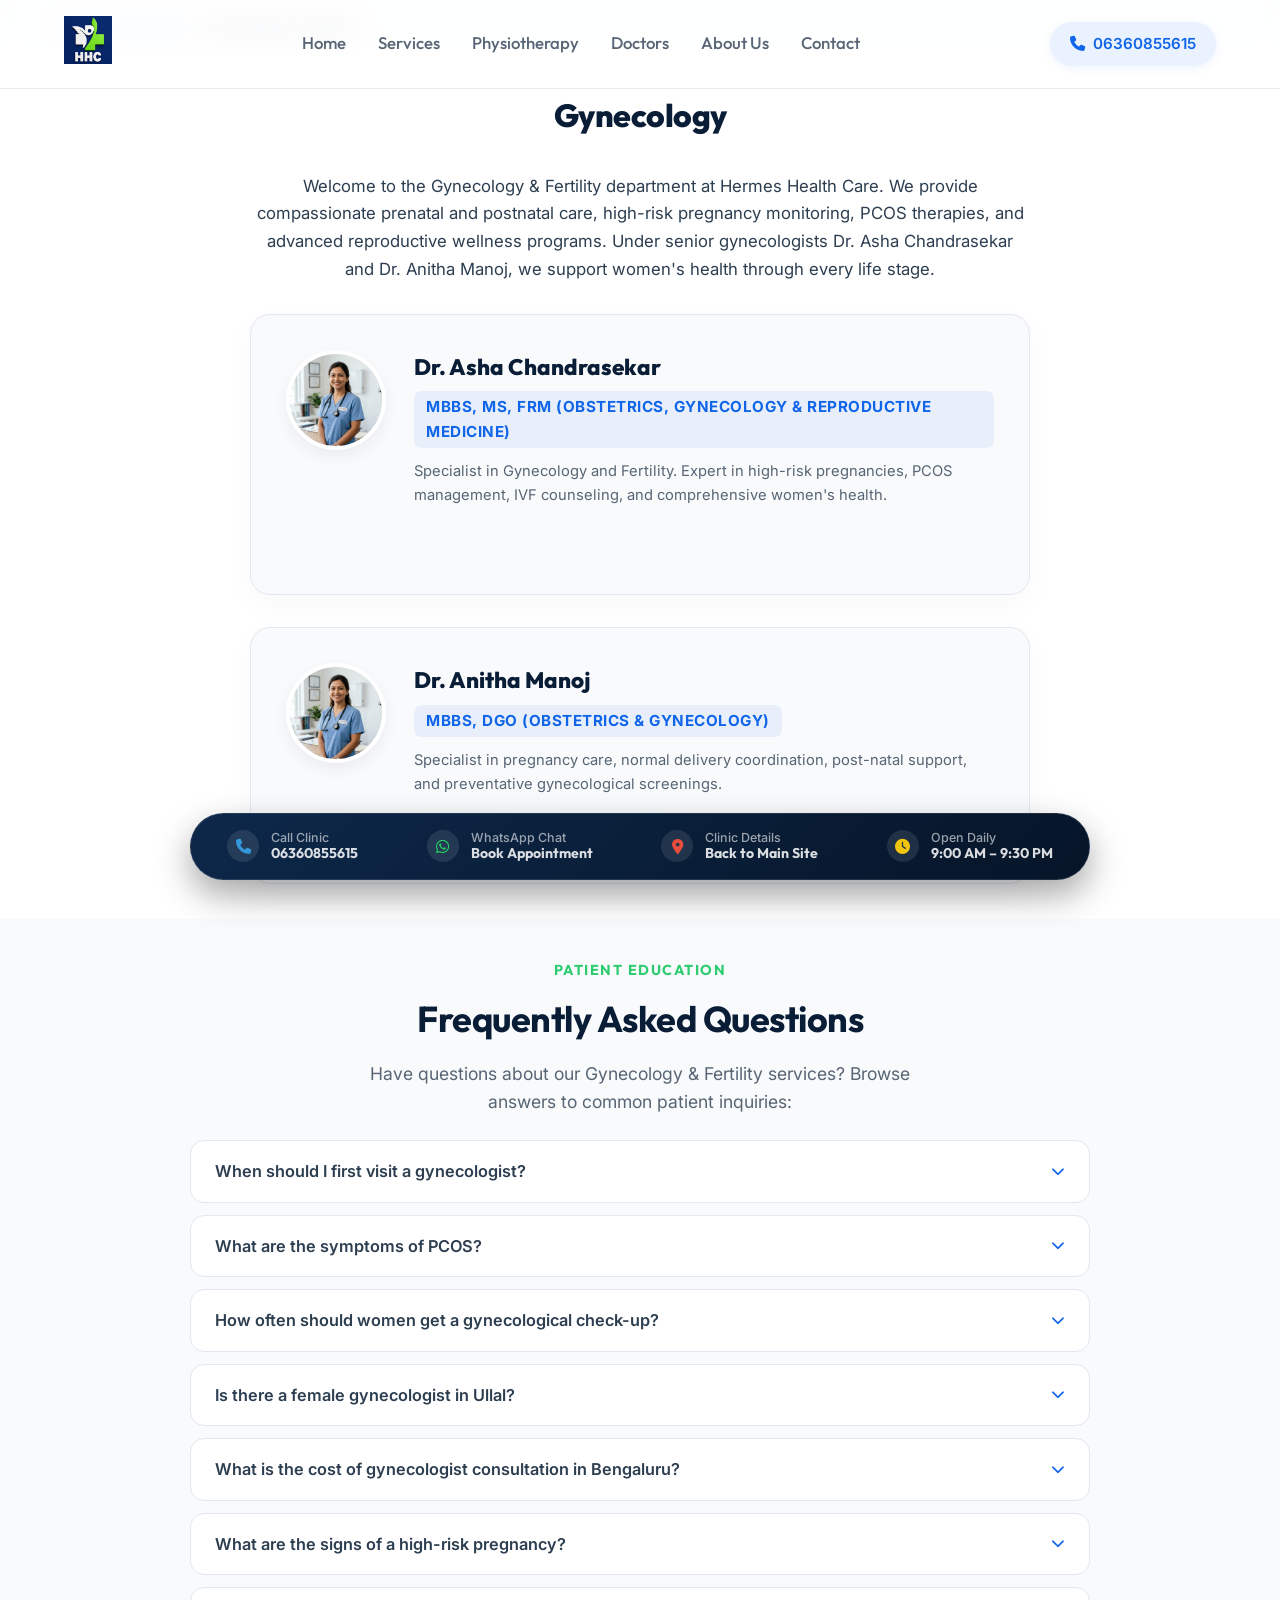
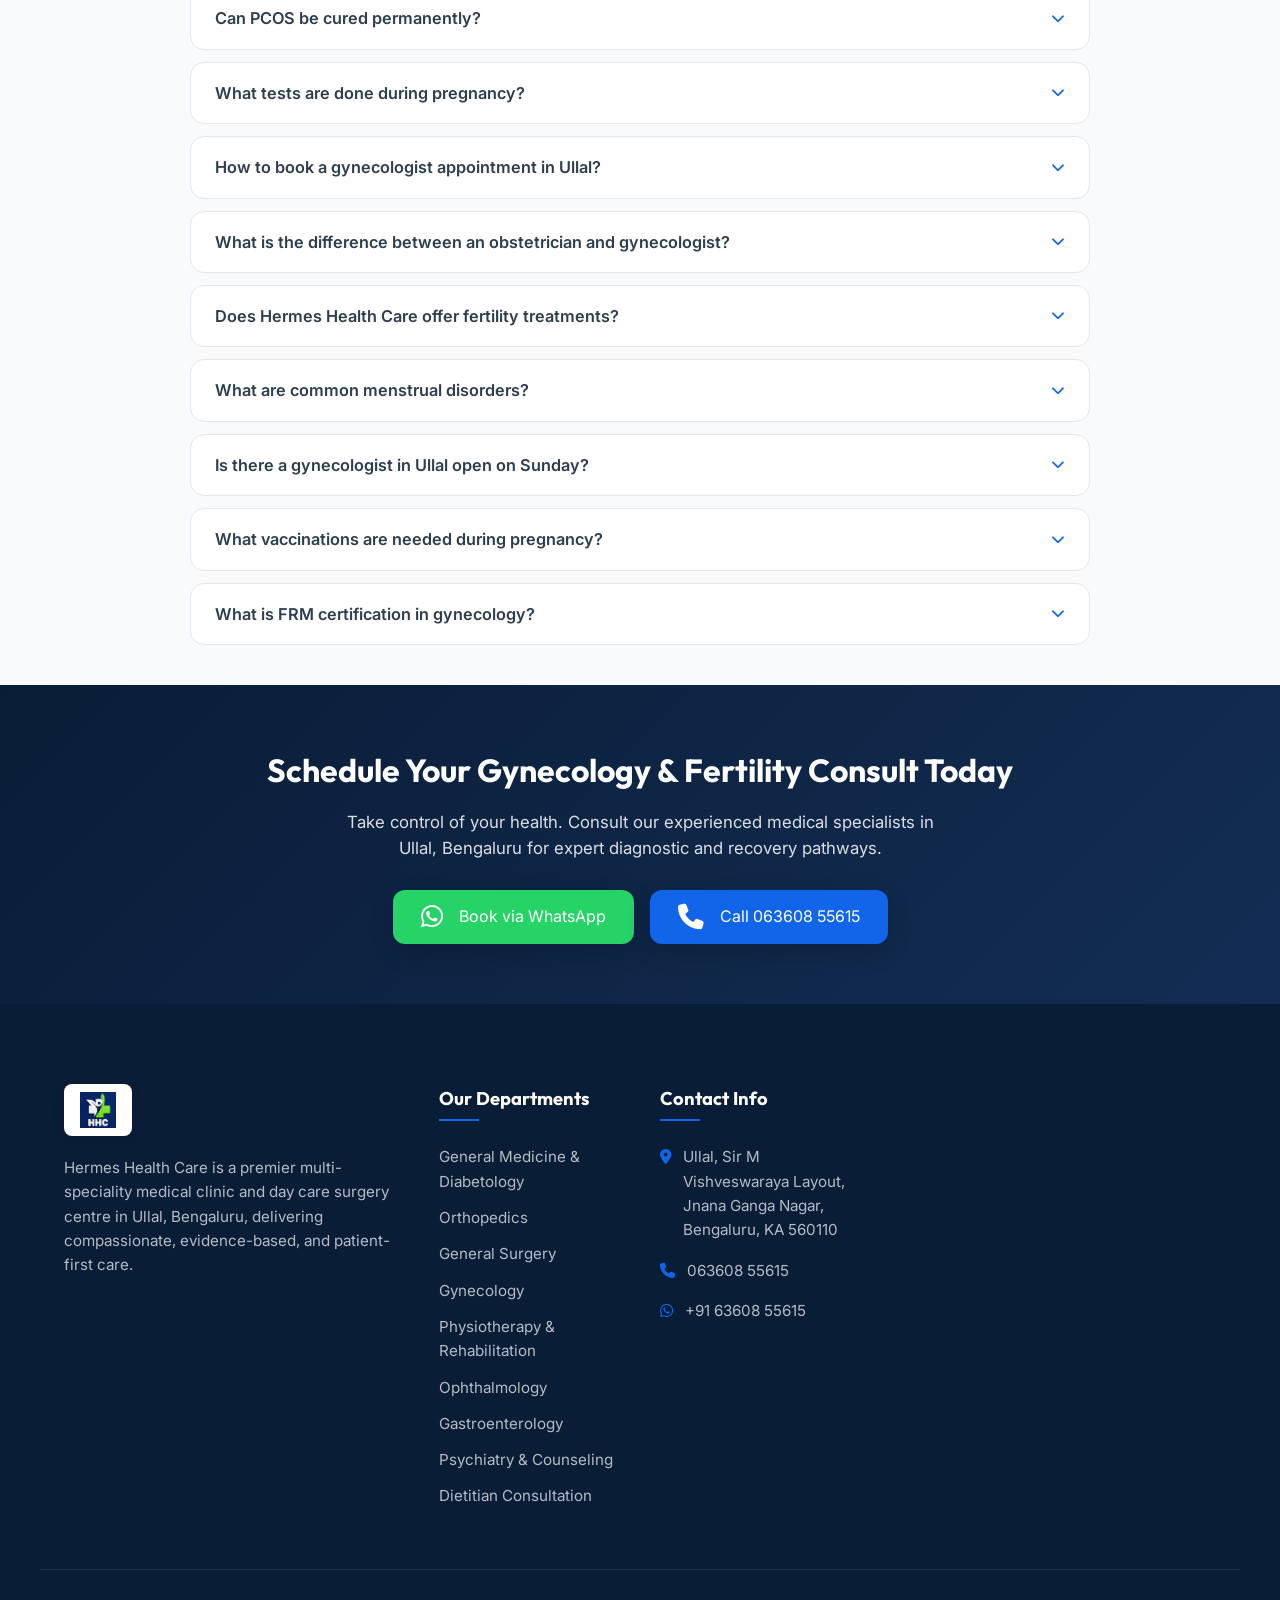
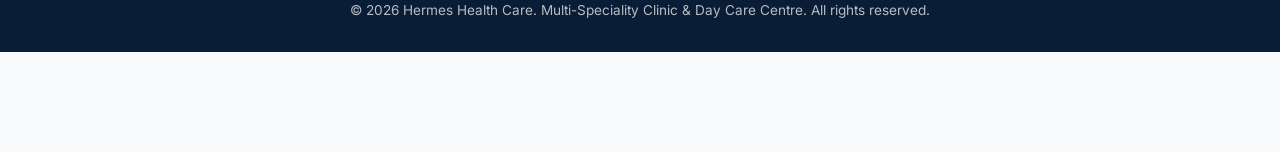
<file: gynecology/index.html>
<!DOCTYPE html>
<html lang="en">
<head>
    <meta charset="UTF-8">
    <meta name="viewport" content="width=device-width, initial-scale=1.0">
    <title>Best Gynecologist in Ullal Bengaluru | Hermes Health Care</title>
    <meta name="description" content="Expert gynecology, obstetrics and fertility care in Ullal, Bengaluru. Consult Dr. Asha for pregnancy, PCOS and women's health. Call 063608 55615.">
    <meta name="keywords" content="gynecologist near me, lady doctor Ullal, pregnancy doctor Bengaluru, women's health clinic near me">
    <meta name="robots" content="index, follow">
    <link rel="canonical" href="https://hermeshealthcare.in/gynecology/index.html">

    <!-- Open Graph -->
    <meta property="og:type" content="website">
    <meta property="og:url" content="https://hermeshealthcare.in/gynecology/index.html">
    <meta property="og:title" content="Best Gynecologist in Ullal Bengaluru | Hermes Health Care">
    <meta property="og:description" content="Expert gynecology, obstetrics and fertility care in Ullal, Bengaluru. Consult Dr. Asha for pregnancy, PCOS and women's health. Call 063608 55615.">
    <meta property="og:image" content="../images/logo.png">

    <!-- Twitter -->
    <meta property="twitter:card" content="summary_large_image">
    <meta property="twitter:url" content="https://hermeshealthcare.in/gynecology/index.html">
    <meta property="twitter:title" content="Best Gynecologist in Ullal Bengaluru | Hermes Health Care">
    <meta property="twitter:description" content="Expert gynecology, obstetrics and fertility care in Ullal, Bengaluru. Consult Dr. Asha for pregnancy, PCOS and women's health. Call 063608 55615.">
    <meta property="twitter:image" content="../images/logo.png">

    <!-- Fonts & Icons -->
    <link rel="preconnect" href="https://fonts.googleapis.com">
    <link rel="preconnect" href="https://fonts.gstatic.com" crossorigin>
    <link href="https://fonts.googleapis.com/css2?family=Inter:wght@400;500;600;700&family=Outfit:wght@400;500;600;700;800&display=swap" rel="stylesheet">
    <link rel="stylesheet" href="https://cdnjs.cloudflare.com/ajax/libs/font-awesome/6.4.0/css/all.min.css">
    <link rel="stylesheet" href="../styles.css">

    <!-- JSON-LD Structured Data -->
    <script type="application/ld+json">
    [
  {
    "@context": "https://schema.org",
    "@type": "MedicalClinic",
    "name": "Hermes Health Care",
    "alternateName": "Hermes Health Care - Gynecology & Fertility",
    "image": "https://hermeshealthcare.in/images/logo.png",
    "@id": "https://hermeshealthcare.in/gynecology/#clinic",
    "url": "https://hermeshealthcare.in/gynecology/index.html",
    "telephone": "+91 63608 55615",
    "priceRange": "$$",
    "address": {
      "@type": "PostalAddress",
      "streetAddress": "Ullal, Sir M Vishveswaraya Layout, Jnana Ganga Nagar",
      "addressLocality": "Bengaluru",
      "addressRegion": "Karnataka",
      "postalCode": "560110",
      "addressCountry": "IN"
    },
    "geo": {
      "@type": "GeoCoordinates",
      "latitude": 12.9602,
      "longitude": 77.4988
    },
    "openingHoursSpecification": {
      "@type": "OpeningHoursSpecification",
      "dayOfWeek": [
        "Monday",
        "Tuesday",
        "Wednesday",
        "Thursday",
        "Friday",
        "Saturday",
        "Sunday"
      ],
      "opens": "09:00",
      "closes": "21:30"
    },
    "medicalSpecialty": [
      "Obstetric",
      "Gynecologic"
    ]
  },
  {
    "@context": "https://schema.org",
    "@type": "Service",
    "name": "Obstetrics, Gynecology & Fertility Care",
    "provider": {
      "@type": "MedicalClinic",
      "name": "Hermes Health Care"
    },
    "areaServed": [
      {
        "@type": "AdministrativeArea",
        "name": "Ullal, Bengaluru"
      },
      {
        "@type": "AdministrativeArea",
        "name": "Jnana Ganga Nagar, Bengaluru"
      },
      {
        "@type": "AdministrativeArea",
        "name": "Rajarajeshwari Nagar, Bengaluru"
      },
      {
        "@type": "AdministrativeArea",
        "name": "Kengeri, Bengaluru"
      },
      {
        "@type": "AdministrativeArea",
        "name": "Nagarbhavi, Bengaluru"
      }
    ]
  },
  {
    "@context": "https://schema.org",
    "@type": "Physician",
    "name": "Dr. Asha Chandrasekar",
    "medicalSpecialty": [
      "Obstetric",
      "Gynecologic"
    ],
    "worksFor": {
      "@type": "MedicalClinic",
      "name": "Hermes Health Care"
    },
    "telephone": "+91 63608 55615",
    "address": {
      "@type": "PostalAddress",
      "streetAddress": "Ullal, Sir M Vishveswaraya Layout, Jnana Ganga Nagar",
      "addressLocality": "Bengaluru",
      "addressRegion": "Karnataka",
      "postalCode": "560110",
      "addressCountry": "IN"
    }
  },
  {
    "@context": "https://schema.org",
    "@type": "Physician",
    "name": "Dr. Anitha Manoj",
    "medicalSpecialty": [
      "Obstetric",
      "Gynecologic"
    ],
    "worksFor": {
      "@type": "MedicalClinic",
      "name": "Hermes Health Care"
    },
    "telephone": "+91 63608 55615",
    "address": {
      "@type": "PostalAddress",
      "streetAddress": "Ullal, Sir M Vishveswaraya Layout, Jnana Ganga Nagar",
      "addressLocality": "Bengaluru",
      "addressRegion": "Karnataka",
      "postalCode": "560110",
      "addressCountry": "IN"
    }
  },
  {
    "@context": "https://schema.org",
    "@type": "FAQPage",
    "mainEntity": [
      {
        "@type": "Question",
        "name": "When should I first visit a gynecologist?",
        "acceptedAnswer": {
          "@type": "Answer",
          "text": "Women should schedule their first gynecological consultation between ages 13 and 15, or when they become sexually active, experience irregular or painful periods, or seek contraceptive guidance."
        }
      },
      {
        "@type": "Question",
        "name": "What are the symptoms of PCOS?",
        "acceptedAnswer": {
          "@type": "Answer",
          "text": "Polycystic Ovary Syndrome (PCOS) presents with irregular periods, heavy bleeding, excess body or facial hair (hirsutism), severe acne, weight gain, thinning hair, and difficulty conceiving."
        }
      },
      {
        "@type": "Question",
        "name": "How often should women get a gynecological check-up?",
        "acceptedAnswer": {
          "@type": "Answer",
          "text": "Women should undergo an annual preventative check-up, including a physical exam, pelvic exam, breast exam, and Pap smear (every 3 years for women aged 21-29) to screen for cervical abnormalities."
        }
      },
      {
        "@type": "Question",
        "name": "Is there a female gynecologist in Ullal?",
        "acceptedAnswer": {
          "@type": "Answer",
          "text": "Yes, Hermes Health Care offers consultations with highly qualified female gynecologists, including Dr. Asha Chandrasekar (MS, FRM) and Dr. Anitha Manoj (DGO) in Ullal."
        }
      },
      {
        "@type": "Question",
        "name": "What is the cost of gynecologist consultation in Bengaluru?",
        "acceptedAnswer": {
          "@type": "Answer",
          "text": "Hermes Health Care offers affordable gynecology and prenatal consultations. Contact our front desk at 063608 55615 for detailed pricing on consultations and screening packages."
        }
      },
      {
        "@type": "Question",
        "name": "What are the signs of a high-risk pregnancy?",
        "acceptedAnswer": {
          "@type": "Answer",
          "text": "Signs include severe persistent vomiting, bleeding or fluid leakage, severe headaches or swelling, pre-existing conditions (hypertension, diabetes), advanced maternal age, or carrying multiple fetuses."
        }
      },
      {
        "@type": "Question",
        "name": "Can PCOS be cured permanently?",
        "acceptedAnswer": {
          "@type": "Answer",
          "text": "PCOS has no permanent cure, but its symptoms can be highly controlled through clinical medications, dietary modifications, exercise, stress reduction, and targeted hormone regulation."
        }
      },
      {
        "@type": "Question",
        "name": "What tests are done during pregnancy?",
        "acceptedAnswer": {
          "@type": "Answer",
          "text": "Pregnancy tracking involves blood typing, complete hemograms, blood glucose profiles, thyroid tests, infectious screen (HIV, Hep B), urine cultures, and periodic fetal growth ultrasounds."
        }
      },
      {
        "@type": "Question",
        "name": "How to book a gynecologist appointment in Ullal?",
        "acceptedAnswer": {
          "@type": "Answer",
          "text": "To book a consultation with our female specialists, call 063608 55615 or send a message on WhatsApp to coordinate a time slot."
        }
      },
      {
        "@type": "Question",
        "name": "What is the difference between an obstetrician and gynecologist?",
        "acceptedAnswer": {
          "@type": "Answer",
          "text": "An obstetrician provides medical care during pregnancy, childbirth, and the postpartum period. A gynecologist treats non-pregnancy related disorders of the female reproductive system."
        }
      },
      {
        "@type": "Question",
        "name": "Does Hermes Health Care offer fertility treatments?",
        "acceptedAnswer": {
          "@type": "Answer",
          "text": "We provide reproductive counseling, hormonal optimization, follicular tracking, and fertility reviews under fertility specialist Dr. Asha Chandrasekar, coordinating advanced IVF therapies with major centres."
        }
      },
      {
        "@type": "Question",
        "name": "What are common menstrual disorders?",
        "acceptedAnswer": {
          "@type": "Answer",
          "text": "Common disorders include irregular cycles, heavy menstrual bleeding (menorrhagia), severe painful cramping (dysmenorrhea), and absence of menstruation (amenorrhea)."
        }
      },
      {
        "@type": "Question",
        "name": "Is there a gynecologist in Ullal open on Sunday?",
        "acceptedAnswer": {
          "@type": "Answer",
          "text": "Yes, our clinic provides prenatal consultations and emergency gynecological reviews on Sundays, operating from 9:00 AM to 9:30 PM in Ullal."
        }
      },
      {
        "@type": "Question",
        "name": "What vaccinations are needed during pregnancy?",
        "acceptedAnswer": {
          "@type": "Answer",
          "text": "Essential vaccinations during pregnancy include the Tdap vaccine (Tetanus, Diphtheria, Pertussis) and the seasonal influenza vaccine to protect both mother and child."
        }
      },
      {
        "@type": "Question",
        "name": "What is FRM certification in gynecology?",
        "acceptedAnswer": {
          "@type": "Answer",
          "text": "FRM stands for Fellowship in Reproductive Medicine. It indicates advanced specialization in fertility, hormonal management, ovulation disorders, and reproductive technologies."
        }
      }
    ]
  }
]
    </script>
</head>
<body>

    <!-- Header Navigation -->
    <header class="main-header" id="header">
        <div class="header-container">
            <a href="../index.html#home" class="logo-link">
                <img src="../images/logo.png" alt="Hermes Health Care Logo" class="clinic-logo">
            </a>
            <nav class="nav-menu" id="nav-menu" aria-label="Main Navigation">
                <ul>
                    <li><a href="../index.html#home" class="nav-link">Home</a></li>
                    <li><a href="../index.html#services" class="nav-link">Services</a></li>
                    <li><a href="../physiotherapy/index.html" class="nav-link">Physiotherapy</a></li>
                    <li><a href="#doctors" class="nav-link">Doctors</a></li>
                    <li><a href="../index.html#about" class="nav-link">About Us</a></li>
                    <li><a href="../index.html#contact" class="nav-link">Contact</a></li>
                </ul>
            </nav>
            <div class="header-cta">
                <a href="tel:+916360855615" class="btn-phone-header" aria-label="Call clinic at 06360855615">
                    <i class="fa-solid fa-phone"></i>
                    <span>06360855615</span>
                </a>
                <button class="mobile-menu-toggle" id="mobile-menu-toggle" aria-label="Toggle navigation menu">
                    <span class="bar"></span>
                    <span class="bar"></span>
                    <span class="bar"></span>
                </button>
            </div>
        </div>
    </header>

    <!-- Breadcrumb Navigation -->
    <nav class="breadcrumb-nav" aria-label="Breadcrumb">
        <ol itemscope itemtype="https://schema.org/BreadcrumbList">
            <li itemprop="itemListElement" itemscope itemtype="https://schema.org/ListItem">
                <a itemprop="item" href="../index.html#home">
                    <span itemprop="name">Home</span>
                </a>
                <meta itemprop="position" content="1" />
            </li>
            <li itemprop="itemListElement" itemscope itemtype="https://schema.org/ListItem">
                <a itemprop="item" href="../index.html#services">
                    <span itemprop="name">Services</span>
                </a>
                <meta itemprop="position" content="2" />
            </li>
            <li itemprop="itemListElement" itemscope itemtype="https://schema.org/ListItem">
                <span itemprop="name" style="color: var(--color-text-dark); font-weight: 600;">Gynecology & Fertility</span>
                <meta itemprop="position" content="3" />
            </li>
        </ol>
    </nav>

    <!-- Service Details & Doctor Section -->
    <section class="service-details-section">
        <div class="section-container">
            <h1 class="details-service-title">Gynecology</h1>
            
            <p class="details-service-intro" style="font-size: 1.05rem; line-height: 1.65; color: var(--color-text-dark); text-align: center; max-width: 800px; margin: 0 auto 30px auto; padding: 0 16px;">
                Welcome to the Gynecology & Fertility department at Hermes Health Care. We provide compassionate prenatal and postnatal care, high-risk pregnancy monitoring, PCOS therapies, and advanced reproductive wellness programs. Under senior gynecologists Dr. Asha Chandrasekar and Dr. Anitha Manoj, we support women's health through every life stage.
            </p>

            <div class="details-doctors-grid">
                <!-- Doctor 1: Dr. Asha Chandrasekar -->
                <div class="details-doctor-card">
                    <div class="doctor-profile">
                        <img src="../images/doctor-female-clinical.png" alt="Dr. Asha Chandrasekar" class="doctor-avatar">
                        <div class="doctor-meta">
                            <h3 class="doctor-name">Dr. Asha Chandrasekar</h3>
                            <span class="doctor-specialty">MBBS, MS, FRM (Obstetrics, Gynecology & Reproductive Medicine)</span>
                            <p class="doctor-bio">Specialist in Gynecology and Fertility. Expert in high-risk pregnancies, PCOS management, IVF counseling, and comprehensive women's health.</p>
                        </div>
                    </div>
                </div>

                <!-- Doctor 2: Dr. Anitha Manoj -->
                <div class="details-doctor-card">
                    <div class="doctor-profile">
                        <img src="../images/doctor-female-clinical.png" alt="Dr. Anitha Manoj" class="doctor-avatar">
                        <div class="doctor-meta">
                            <h3 class="doctor-name">Dr. Anitha Manoj</h3>
                            <span class="doctor-specialty">MBBS, DGO (Obstetrics & Gynecology)</span>
                            <p class="doctor-bio">Specialist in pregnancy care, normal delivery coordination, post-natal support, and preventative gynecological screenings.</p>
                        </div>
                    </div>
                </div>
            </div>
        </div>
    </section>
        

        
    <!-- Frequently Asked Questions Section -->
    <section class="faq-section" id="faq">
        <div class="section-container">
            <span class="section-tagline" style="text-align: center; display: block;">PATIENT EDUCATION</span>
            <h2 class="section-title" style="text-align: center;">Frequently Asked Questions</h2>
            <p class="section-subtitle" style="text-align: center;">Have questions about our Gynecology & Fertility services? Browse answers to common patient inquiries:</p>
            
            <div class="faq-grid">
                <div class="faq-item">
                    <button class="faq-question">
                        <span>When should I first visit a gynecologist?</span>
                        <i class="fa-solid fa-chevron-down"></i>
                    </button>
                    <div class="faq-answer">
                        <p>Women should schedule their first gynecological consultation between ages 13 and 15, or when they become sexually active, experience irregular or painful periods, or seek contraceptive guidance.</p>
                    </div>
                </div>
                <div class="faq-item">
                    <button class="faq-question">
                        <span>What are the symptoms of PCOS?</span>
                        <i class="fa-solid fa-chevron-down"></i>
                    </button>
                    <div class="faq-answer">
                        <p>Polycystic Ovary Syndrome (PCOS) presents with irregular periods, heavy bleeding, excess body or facial hair (hirsutism), severe acne, weight gain, thinning hair, and difficulty conceiving.</p>
                    </div>
                </div>
                <div class="faq-item">
                    <button class="faq-question">
                        <span>How often should women get a gynecological check-up?</span>
                        <i class="fa-solid fa-chevron-down"></i>
                    </button>
                    <div class="faq-answer">
                        <p>Women should undergo an annual preventative check-up, including a physical exam, pelvic exam, breast exam, and Pap smear (every 3 years for women aged 21-29) to screen for cervical abnormalities.</p>
                    </div>
                </div>
                <div class="faq-item">
                    <button class="faq-question">
                        <span>Is there a female gynecologist in Ullal?</span>
                        <i class="fa-solid fa-chevron-down"></i>
                    </button>
                    <div class="faq-answer">
                        <p>Yes, Hermes Health Care offers consultations with highly qualified female gynecologists, including Dr. Asha Chandrasekar (MS, FRM) and Dr. Anitha Manoj (DGO) in Ullal.</p>
                    </div>
                </div>
                <div class="faq-item">
                    <button class="faq-question">
                        <span>What is the cost of gynecologist consultation in Bengaluru?</span>
                        <i class="fa-solid fa-chevron-down"></i>
                    </button>
                    <div class="faq-answer">
                        <p>Hermes Health Care offers affordable gynecology and prenatal consultations. Contact our front desk at 063608 55615 for detailed pricing on consultations and screening packages.</p>
                    </div>
                </div>
                <div class="faq-item">
                    <button class="faq-question">
                        <span>What are the signs of a high-risk pregnancy?</span>
                        <i class="fa-solid fa-chevron-down"></i>
                    </button>
                    <div class="faq-answer">
                        <p>Signs include severe persistent vomiting, bleeding or fluid leakage, severe headaches or swelling, pre-existing conditions (hypertension, diabetes), advanced maternal age, or carrying multiple fetuses.</p>
                    </div>
                </div>
                <div class="faq-item">
                    <button class="faq-question">
                        <span>Can PCOS be cured permanently?</span>
                        <i class="fa-solid fa-chevron-down"></i>
                    </button>
                    <div class="faq-answer">
                        <p>PCOS has no permanent cure, but its symptoms can be highly controlled through clinical medications, dietary modifications, exercise, stress reduction, and targeted hormone regulation.</p>
                    </div>
                </div>
                <div class="faq-item">
                    <button class="faq-question">
                        <span>What tests are done during pregnancy?</span>
                        <i class="fa-solid fa-chevron-down"></i>
                    </button>
                    <div class="faq-answer">
                        <p>Pregnancy tracking involves blood typing, complete hemograms, blood glucose profiles, thyroid tests, infectious screen (HIV, Hep B), urine cultures, and periodic fetal growth ultrasounds.</p>
                    </div>
                </div>
                <div class="faq-item">
                    <button class="faq-question">
                        <span>How to book a gynecologist appointment in Ullal?</span>
                        <i class="fa-solid fa-chevron-down"></i>
                    </button>
                    <div class="faq-answer">
                        <p>To book a consultation with our female specialists, call 063608 55615 or send a message on WhatsApp to coordinate a time slot.</p>
                    </div>
                </div>
                <div class="faq-item">
                    <button class="faq-question">
                        <span>What is the difference between an obstetrician and gynecologist?</span>
                        <i class="fa-solid fa-chevron-down"></i>
                    </button>
                    <div class="faq-answer">
                        <p>An obstetrician provides medical care during pregnancy, childbirth, and the postpartum period. A gynecologist treats non-pregnancy related disorders of the female reproductive system.</p>
                    </div>
                </div>
                <div class="faq-item">
                    <button class="faq-question">
                        <span>Does Hermes Health Care offer fertility treatments?</span>
                        <i class="fa-solid fa-chevron-down"></i>
                    </button>
                    <div class="faq-answer">
                        <p>We provide reproductive counseling, hormonal optimization, follicular tracking, and fertility reviews under fertility specialist Dr. Asha Chandrasekar, coordinating advanced IVF therapies with major centres.</p>
                    </div>
                </div>
                <div class="faq-item">
                    <button class="faq-question">
                        <span>What are common menstrual disorders?</span>
                        <i class="fa-solid fa-chevron-down"></i>
                    </button>
                    <div class="faq-answer">
                        <p>Common disorders include irregular cycles, heavy menstrual bleeding (menorrhagia), severe painful cramping (dysmenorrhea), and absence of menstruation (amenorrhea).</p>
                    </div>
                </div>
                <div class="faq-item">
                    <button class="faq-question">
                        <span>Is there a gynecologist in Ullal open on Sunday?</span>
                        <i class="fa-solid fa-chevron-down"></i>
                    </button>
                    <div class="faq-answer">
                        <p>Yes, our clinic provides prenatal consultations and emergency gynecological reviews on Sundays, operating from 9:00 AM to 9:30 PM in Ullal.</p>
                    </div>
                </div>
                <div class="faq-item">
                    <button class="faq-question">
                        <span>What vaccinations are needed during pregnancy?</span>
                        <i class="fa-solid fa-chevron-down"></i>
                    </button>
                    <div class="faq-answer">
                        <p>Essential vaccinations during pregnancy include the Tdap vaccine (Tetanus, Diphtheria, Pertussis) and the seasonal influenza vaccine to protect both mother and child.</p>
                    </div>
                </div>
                <div class="faq-item">
                    <button class="faq-question">
                        <span>What is FRM certification in gynecology?</span>
                        <i class="fa-solid fa-chevron-down"></i>
                    </button>
                    <div class="faq-answer">
                        <p>FRM stands for Fellowship in Reproductive Medicine. It indicates advanced specialization in fertility, hormonal management, ovulation disorders, and reproductive technologies.</p>
                    </div>
                </div>
            </div>
        </div>
    </section>
        
    <!-- Book Appointment Section -->
    <section class="book-section" id="appointment">
        <h2>Schedule Your Gynecology & Fertility Consult Today</h2>
        <p>Take control of your health. Consult our experienced medical specialists in Ullal, Bengaluru for expert diagnostic and recovery pathways.</p>
        <div class="cta-buttons">
            <a href="https://wa.me/916360855615?text=Hello%20Hermes%20Health%20Care,%20I%20would%20like%20to%20book%20a%20Gynecology & Fertility%20appointment." target="_blank" rel="noopener noreferrer" class="btn-hero-whatsapp">
                <i class="fa-brands fa-whatsapp"></i>
                <span>Book via WhatsApp</span>
            </a>
            <a href="tel:+916360855615" class="btn-hero-call">
                <i class="fa-solid fa-phone"></i>
                <span>Call 063608 55615</span>
            </a>
        </div>
    </section>
        
    <!-- Footer -->
    <footer class="site-footer">
        <div class="footer-grid">
            <div class="footer-info-col">
                <div class="footer-logo-wrapper">
                    <img src="../images/logo.png" alt="Hermes Health Care Logo" class="footer-logo">
                </div>
                <p class="footer-about-text">Hermes Health Care is a premier multi-speciality medical clinic and day care surgery centre in Ullal, Bengaluru, delivering compassionate, evidence-based, and patient-first care.</p>
            </div>
            <div class="footer-links-col">
                <h4 class="footer-col-title">Our Departments</h4>
                <ul class="footer-links">
                    <li><a href="../general-medicine/index.html">General Medicine & Diabetology</a></li>
                    <li><a href="../orthopaedics/index.html">Orthopedics</a></li>
                    <li><a href="../general-surgery/index.html">General Surgery</a></li>
                    <li><a href="../gynecology/index.html">Gynecology</a></li>
                    <li><a href="../physiotherapy/index.html">Physiotherapy & Rehabilitation</a></li>
                    <li><a href="../ophthalmology/index.html">Ophthalmology</a></li>
                    <li><a href="../gastroenterology/index.html">Gastroenterology</a></li>
                    <li><a href="../psychiatry/index.html">Psychiatry & Counseling</a></li>
                    <li><a href="../dietitian/index.html">Dietitian Consultation</a></li>
                </ul>
            </div>
            <div class="footer-contact-col">
                <h4 class="footer-col-title">Contact Info</h4>
                <p><i class="fa-solid fa-location-dot"></i> Ullal, Sir M Vishveswaraya Layout, Jnana Ganga Nagar, Bengaluru, KA 560110</p>
                <p><i class="fa-solid fa-phone"></i> <a href="tel:+916360855615">063608 55615</a></p>
                <p><i class="fa-brands fa-whatsapp"></i> <a href="https://wa.me/916360855615">+91 63608 55615</a></p>
            </div>
        </div>
        <div class="footer-bottom">
            <p>&copy; 2026 Hermes Health Care. Multi-Speciality Clinic & Day Care Centre. All rights reserved.</p>
        </div>
    </footer>

    <!-- Bottom Sticky Bar -->
    <div class="bottom-sticky-bar">
        <a href="tel:+916360855615" class="sticky-item sticky-call">
            <div class="sticky-icon"><i class="fa-solid fa-phone"></i></div>
            <div class="sticky-text">
                <span class="sticky-title">Call Clinic</span>
                <span class="sticky-subtitle">06360855615</span>
            </div>
        </a>
        <a href="https://wa.me/916360855615?text=Hello%20Hermes%20Health%20Care,%20I%20would%20like%20to%20book%20an%20appointment." target="_blank" rel="noopener noreferrer" class="sticky-item sticky-whatsapp">
            <div class="sticky-icon"><i class="fa-brands fa-whatsapp"></i></div>
            <div class="sticky-text">
                <span class="sticky-title">WhatsApp Chat</span>
                <span class="sticky-subtitle">Book Appointment</span>
            </div>
        </a>
        <a href="../index.html#contact" class="sticky-item sticky-directions">
            <div class="sticky-icon"><i class="fa-solid fa-location-dot"></i></div>
            <div class="sticky-text">
                <span class="sticky-title">Clinic Details</span>
                <span class="sticky-subtitle">Back to Main Site</span>
            </div>
        </a>
        <div class="sticky-item sticky-hours">
            <div class="sticky-icon"><i class="fa-solid fa-clock"></i></div>
            <div class="sticky-text">
                <span class="sticky-title">Open Daily</span>
                <span class="sticky-subtitle">9:00 AM – 9:30 PM</span>
            </div>
        </div>
    </div>

    <script src="../scripts.js"></script>
</body>
</html>
</file>
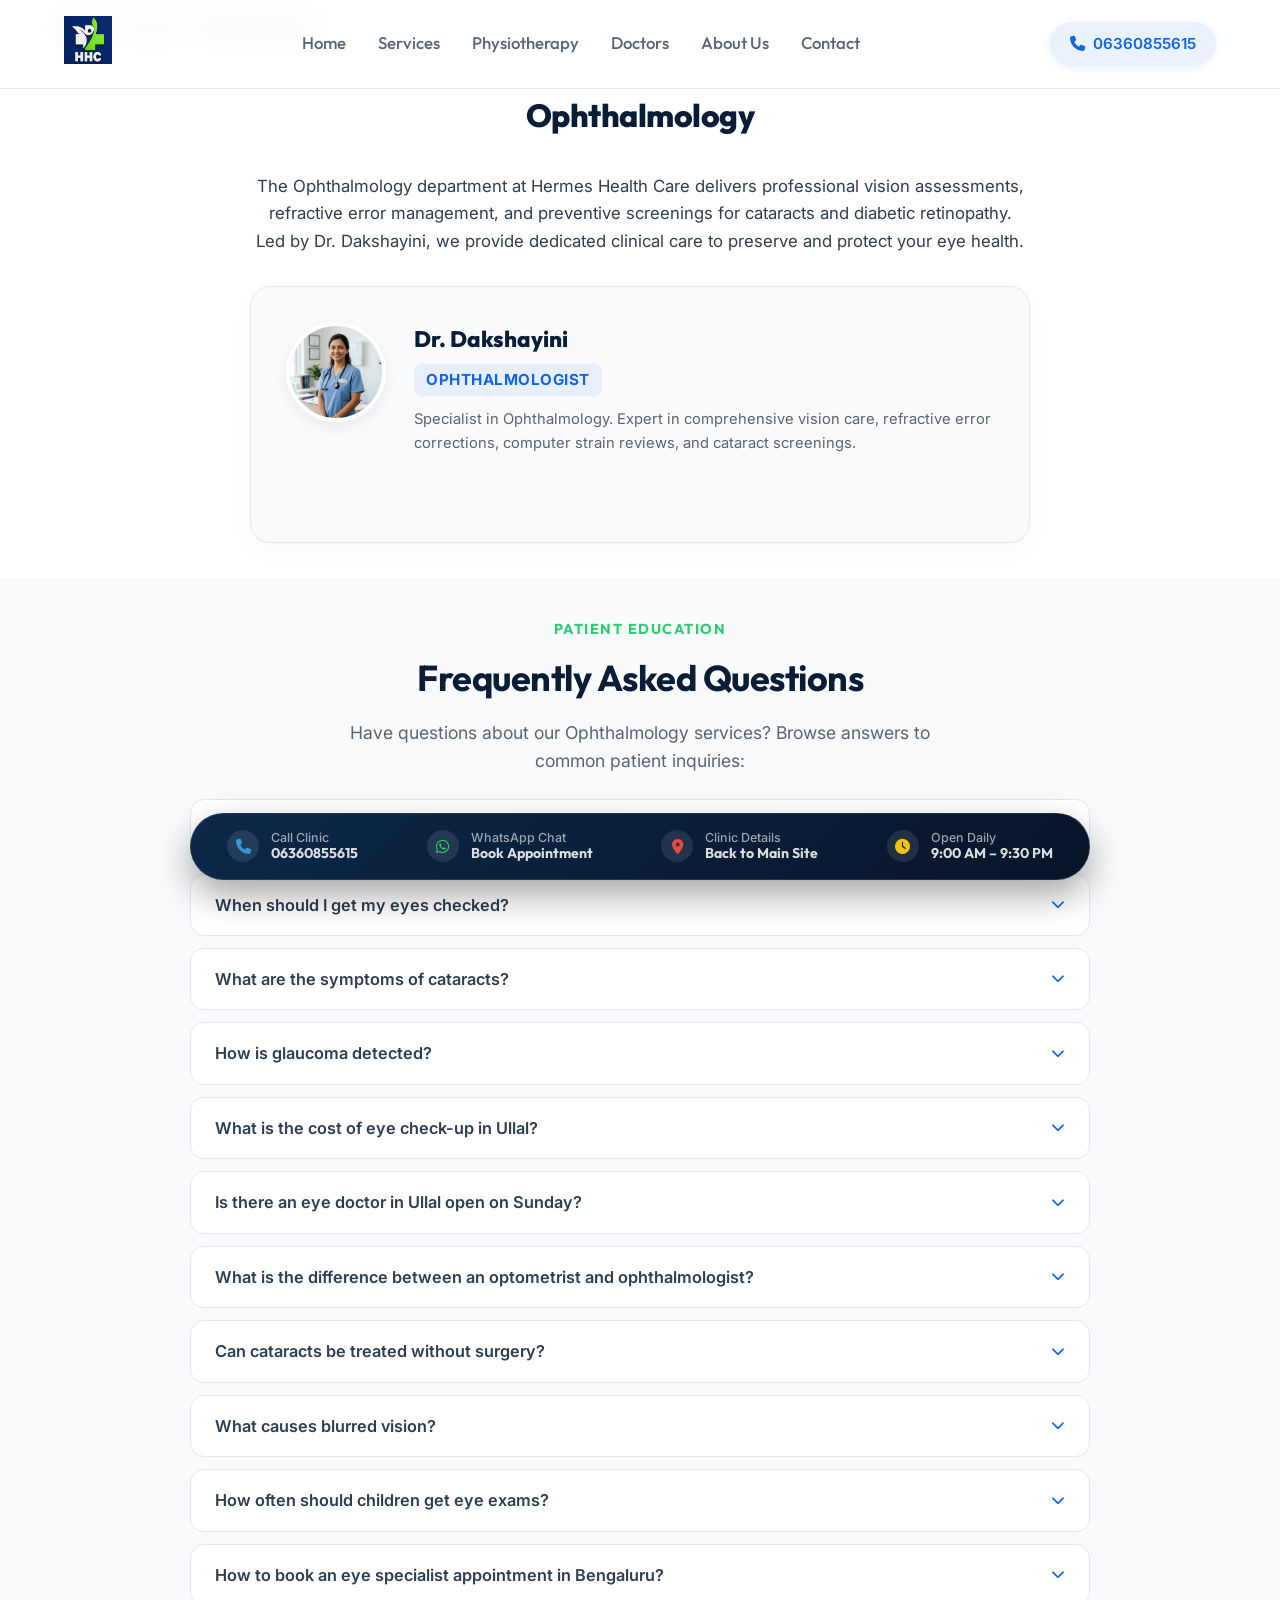
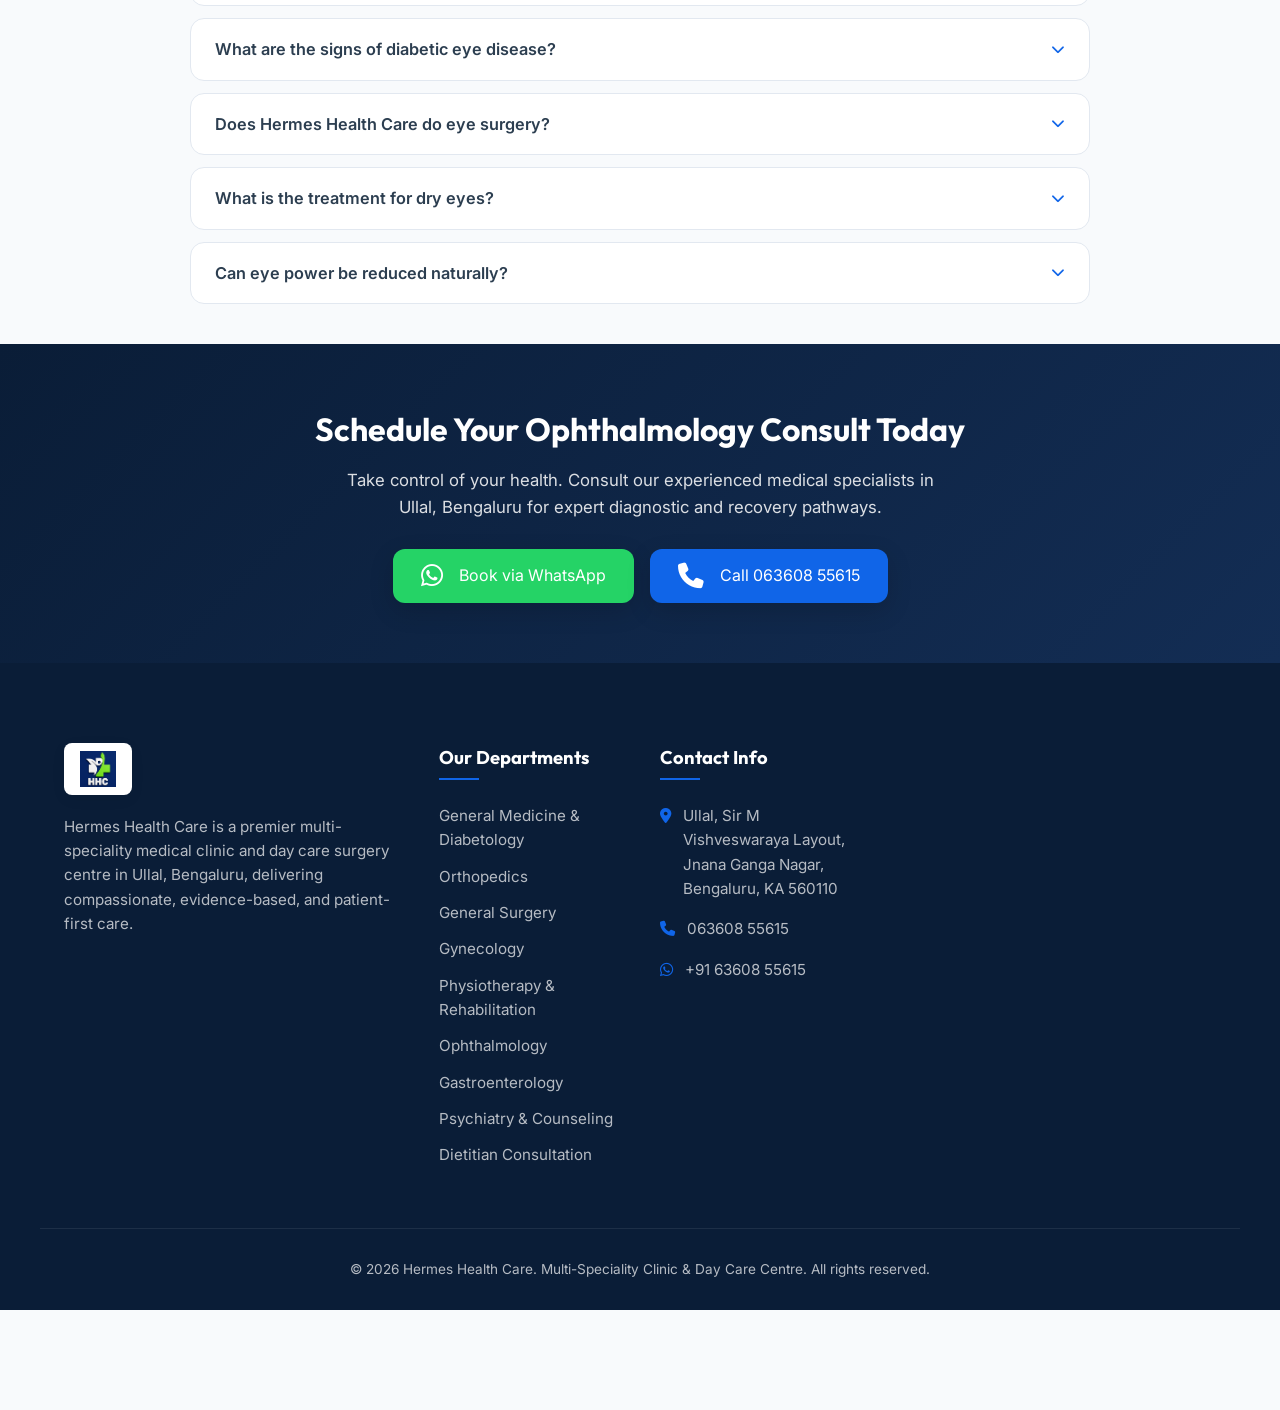
<file: ophthalmology/index.html>
<!DOCTYPE html>
<html lang="en">
<head>
    <meta charset="UTF-8">
    <meta name="viewport" content="width=device-width, initial-scale=1.0">
    <title>Best Eye Specialist in Ullal Bengaluru | Hermes Health Care</title>
    <meta name="description" content="Expert eye care and ophthalmology in Ullal, Bengaluru. Vision tests, cataract screening and eye infection treatment. Consult our eye doctor. Call 063608 55615.">
    <meta name="keywords" content="eye specialist near me, eye doctor Ullal, ophthalmologist Bengaluru, eye clinic near me">
    <meta name="robots" content="index, follow">
    <link rel="canonical" href="https://hermeshealthcare.in/ophthalmology/index.html">

    <!-- Open Graph -->
    <meta property="og:type" content="website">
    <meta property="og:url" content="https://hermeshealthcare.in/ophthalmology/index.html">
    <meta property="og:title" content="Best Eye Specialist in Ullal Bengaluru | Hermes Health Care">
    <meta property="og:description" content="Expert eye care and ophthalmology in Ullal, Bengaluru. Vision tests, cataract screening and eye infection treatment. Consult our eye doctor. Call 063608 55615.">
    <meta property="og:image" content="../images/logo.png">

    <!-- Twitter -->
    <meta property="twitter:card" content="summary_large_image">
    <meta property="twitter:url" content="https://hermeshealthcare.in/ophthalmology/index.html">
    <meta property="twitter:title" content="Best Eye Specialist in Ullal Bengaluru | Hermes Health Care">
    <meta property="twitter:description" content="Expert eye care and ophthalmology in Ullal, Bengaluru. Vision tests, cataract screening and eye infection treatment. Consult our eye doctor. Call 063608 55615.">
    <meta property="twitter:image" content="../images/logo.png">

    <!-- Fonts & Icons -->
    <link rel="preconnect" href="https://fonts.googleapis.com">
    <link rel="preconnect" href="https://fonts.gstatic.com" crossorigin>
    <link href="https://fonts.googleapis.com/css2?family=Inter:wght@400;500;600;700&family=Outfit:wght@400;500;600;700;800&display=swap" rel="stylesheet">
    <link rel="stylesheet" href="https://cdnjs.cloudflare.com/ajax/libs/font-awesome/6.4.0/css/all.min.css">
    <link rel="stylesheet" href="../styles.css">

    <!-- JSON-LD Structured Data -->
    <script type="application/ld+json">
    [
  {
    "@context": "https://schema.org",
    "@type": "MedicalClinic",
    "name": "Hermes Health Care",
    "alternateName": "Hermes Health Care - Ophthalmology",
    "image": "https://hermeshealthcare.in/images/logo.png",
    "@id": "https://hermeshealthcare.in/ophthalmology/#clinic",
    "url": "https://hermeshealthcare.in/ophthalmology/index.html",
    "telephone": "+91 63608 55615",
    "priceRange": "$$",
    "address": {
      "@type": "PostalAddress",
      "streetAddress": "Ullal, Sir M Vishveswaraya Layout, Jnana Ganga Nagar",
      "addressLocality": "Bengaluru",
      "addressRegion": "Karnataka",
      "postalCode": "560110",
      "addressCountry": "IN"
    },
    "geo": {
      "@type": "GeoCoordinates",
      "latitude": 12.9602,
      "longitude": 77.4988
    },
    "openingHoursSpecification": {
      "@type": "OpeningHoursSpecification",
      "dayOfWeek": [
        "Monday",
        "Tuesday",
        "Wednesday",
        "Thursday",
        "Friday",
        "Saturday",
        "Sunday"
      ],
      "opens": "09:00",
      "closes": "21:30"
    },
    "medicalSpecialty": [
      "Ophthalmologic"
    ]
  },
  {
    "@context": "https://schema.org",
    "@type": "Service",
    "name": "Ophthalmology & Eye Specialist",
    "provider": {
      "@type": "MedicalClinic",
      "name": "Hermes Health Care"
    },
    "areaServed": [
      {
        "@type": "AdministrativeArea",
        "name": "Ullal, Bengaluru"
      },
      {
        "@type": "AdministrativeArea",
        "name": "Jnana Ganga Nagar, Bengaluru"
      },
      {
        "@type": "AdministrativeArea",
        "name": "Rajarajeshwari Nagar, Bengaluru"
      },
      {
        "@type": "AdministrativeArea",
        "name": "Kengeri, Bengaluru"
      },
      {
        "@type": "AdministrativeArea",
        "name": "Nagarbhavi, Bengaluru"
      }
    ]
  },
  {
    "@context": "https://schema.org",
    "@type": "Physician",
    "name": "Dr. Dakshayini",
    "medicalSpecialty": [
      "Ophthalmologic"
    ],
    "worksFor": {
      "@type": "MedicalClinic",
      "name": "Hermes Health Care"
    },
    "telephone": "+91 63608 55615",
    "address": {
      "@type": "PostalAddress",
      "streetAddress": "Ullal, Sir M Vishveswaraya Layout, Jnana Ganga Nagar",
      "addressLocality": "Bengaluru",
      "addressRegion": "Karnataka",
      "postalCode": "560110",
      "addressCountry": "IN"
    }
  },
  {
    "@context": "https://schema.org",
    "@type": "FAQPage",
    "mainEntity": [
      {
        "@type": "Question",
        "name": "What does an ophthalmologist treat?",
        "acceptedAnswer": {
          "@type": "Answer",
          "text": "An ophthalmologist is a medical eye specialist who diagnoses and treats all eye conditions, performs vision testing, prescribes glasses/lenses, treats infections, and screens for diseases like cataracts and glaucoma."
        }
      },
      {
        "@type": "Question",
        "name": "When should I get my eyes checked?",
        "acceptedAnswer": {
          "@type": "Answer",
          "text": "You should schedule an eye exam if you experience blurred vision, persistent eye redness or pain, frequent headaches after reading, dry sensations, or changes in night vision."
        }
      },
      {
        "@type": "Question",
        "name": "What are the symptoms of cataracts?",
        "acceptedAnswer": {
          "@type": "Answer",
          "text": "Cataract symptoms include progressive vision cloudiness, faded colors, difficulty seeing at night, glare sensitivity, and seeing halos around light sources."
        }
      },
      {
        "@type": "Question",
        "name": "How is glaucoma detected?",
        "acceptedAnswer": {
          "@type": "Answer",
          "text": "Glaucoma is detected by measuring intraocular pressure (tonometry), examining the optic nerve, and checking peripheral visual field ranges during an eye exam."
        }
      },
      {
        "@type": "Question",
        "name": "What is the cost of eye check-up in Ullal?",
        "acceptedAnswer": {
          "@type": "Answer",
          "text": "We offer highly affordable vision testing and specialist consultations. Please call our reception at 063608 55615 for current pricing."
        }
      },
      {
        "@type": "Question",
        "name": "Is there an eye doctor in Ullal open on Sunday?",
        "acceptedAnswer": {
          "@type": "Answer",
          "text": "Yes, Hermes Health Care offers ophthalmology consulting and diagnostic eye exams on Sundays, operating from 9:00 AM to 9:30 PM in Ullal."
        }
      },
      {
        "@type": "Question",
        "name": "What is the difference between an optometrist and ophthalmologist?",
        "acceptedAnswer": {
          "@type": "Answer",
          "text": "An optometrist conducts vision tests, checks eye power, and prescribes glasses. An ophthalmologist is a medical doctor who treats eye diseases, infections, and can perform eye surgeries."
        }
      },
      {
        "@type": "Question",
        "name": "Can cataracts be treated without surgery?",
        "acceptedAnswer": {
          "@type": "Answer",
          "text": "No, cataracts cannot be resolved with medicines or glasses. The only effective treatment is safe surgical replacement of the cloudy lens with a clear artificial intraocular lens (IOL)."
        }
      },
      {
        "@type": "Question",
        "name": "What causes blurred vision?",
        "acceptedAnswer": {
          "@type": "Answer",
          "text": "Common causes include refractive errors (myopia, hyperopia, astigmatism), dry eye syndrome, cataracts, glaucoma, or blood vessel damage like diabetic retinopathy."
        }
      },
      {
        "@type": "Question",
        "name": "How often should children get eye exams?",
        "acceptedAnswer": {
          "@type": "Answer",
          "text": "Children should undergo eye screenings once at age 3, before starting school (age 5-6), and then annually to detect and correct refractive errors that affect learning."
        }
      },
      {
        "@type": "Question",
        "name": "How to book an eye specialist appointment in Bengaluru?",
        "acceptedAnswer": {
          "@type": "Answer",
          "text": "Book a slot with Dr. Dakshayini by calling 063608 55615 or messaging us on WhatsApp to coordinate your eye exam."
        }
      },
      {
        "@type": "Question",
        "name": "What are the signs of diabetic eye disease?",
        "acceptedAnswer": {
          "@type": "Answer",
          "text": "Early diabetic eye disease (diabetic retinopathy) often has no symptoms. Progression can cause dark spots (floaters), blurred vision, or fluctuating vision, making regular screenings critical for diabetics."
        }
      },
      {
        "@type": "Question",
        "name": "Does Hermes Health Care do eye surgery?",
        "acceptedAnswer": {
          "@type": "Answer",
          "text": "We perform vision testing, eye pressure tests, and diagnose eye diseases, offering pre-operative and post-operative care. Major surgeries are coordinated with allied tertiary eye hospitals."
        }
      },
      {
        "@type": "Question",
        "name": "What is the treatment for dry eyes?",
        "acceptedAnswer": {
          "@type": "Answer",
          "text": "Dry eyes are managed using preservative-free lubricating eye drops, warm compresses, eyelids hygiene, dietary omega-3 intake, and adjusting computer usage ergonomics."
        }
      },
      {
        "@type": "Question",
        "name": "Can eye power be reduced naturally?",
        "acceptedAnswer": {
          "@type": "Answer",
          "text": "Eye power due to refractive errors cannot be reduced naturally. Visual exercises help reduce fatigue, but laser surgery (like LASIK) or intraocular lens implantation is needed to eliminate power."
        }
      }
    ]
  }
]
    </script>
</head>
<body>

    <!-- Header Navigation -->
    <header class="main-header" id="header">
        <div class="header-container">
            <a href="../index.html#home" class="logo-link">
                <img src="../images/logo.png" alt="Hermes Health Care Logo" class="clinic-logo">
            </a>
            <nav class="nav-menu" id="nav-menu" aria-label="Main Navigation">
                <ul>
                    <li><a href="../index.html#home" class="nav-link">Home</a></li>
                    <li><a href="../index.html#services" class="nav-link">Services</a></li>
                    <li><a href="../physiotherapy/index.html" class="nav-link">Physiotherapy</a></li>
                    <li><a href="#doctors" class="nav-link">Doctors</a></li>
                    <li><a href="../index.html#about" class="nav-link">About Us</a></li>
                    <li><a href="../index.html#contact" class="nav-link">Contact</a></li>
                </ul>
            </nav>
            <div class="header-cta">
                <a href="tel:+916360855615" class="btn-phone-header" aria-label="Call clinic at 06360855615">
                    <i class="fa-solid fa-phone"></i>
                    <span>06360855615</span>
                </a>
                <button class="mobile-menu-toggle" id="mobile-menu-toggle" aria-label="Toggle navigation menu">
                    <span class="bar"></span>
                    <span class="bar"></span>
                    <span class="bar"></span>
                </button>
            </div>
        </div>
    </header>

    <!-- Breadcrumb Navigation -->
    <nav class="breadcrumb-nav" aria-label="Breadcrumb">
        <ol itemscope itemtype="https://schema.org/BreadcrumbList">
            <li itemprop="itemListElement" itemscope itemtype="https://schema.org/ListItem">
                <a itemprop="item" href="../index.html#home">
                    <span itemprop="name">Home</span>
                </a>
                <meta itemprop="position" content="1" />
            </li>
            <li itemprop="itemListElement" itemscope itemtype="https://schema.org/ListItem">
                <a itemprop="item" href="../index.html#services">
                    <span itemprop="name">Services</span>
                </a>
                <meta itemprop="position" content="2" />
            </li>
            <li itemprop="itemListElement" itemscope itemtype="https://schema.org/ListItem">
                <span itemprop="name" style="color: var(--color-text-dark); font-weight: 600;">Ophthalmology</span>
                <meta itemprop="position" content="3" />
            </li>
        </ol>
    </nav>

    <!-- Service Details & Doctor Section -->
    <section class="service-details-section">
        <div class="section-container">
            <h1 class="details-service-title">Ophthalmology</h1>
            
            <p class="details-service-intro" style="font-size: 1.05rem; line-height: 1.65; color: var(--color-text-dark); text-align: center; max-width: 800px; margin: 0 auto 30px auto; padding: 0 16px;">
                The Ophthalmology department at Hermes Health Care delivers professional vision assessments, refractive error management, and preventive screenings for cataracts and diabetic retinopathy. Led by Dr. Dakshayini, we provide dedicated clinical care to preserve and protect your eye health.
            </p>

            <div class="details-doctors-grid">
                <!-- Doctor: Dr. Dakshayini -->
                <div class="details-doctor-card">
                    <div class="doctor-profile">
                        <img src="../images/doctor-female-clinical.png" alt="Dr. Dakshayini" class="doctor-avatar">
                        <div class="doctor-meta">
                            <h3 class="doctor-name">Dr. Dakshayini</h3>
                            <span class="doctor-specialty">Ophthalmologist</span>
                            <p class="doctor-bio">Specialist in Ophthalmology. Expert in comprehensive vision care, refractive error corrections, computer strain reviews, and cataract screenings.</p>
                        </div>
                    </div>
                </div>
            </div>
        </div>
    </section>
        
    <!-- Frequently Asked Questions Section -->
    <section class="faq-section" id="faq">
        <div class="section-container">
            <span class="section-tagline" style="text-align: center; display: block;">PATIENT EDUCATION</span>
            <h2 class="section-title" style="text-align: center;">Frequently Asked Questions</h2>
            <p class="section-subtitle" style="text-align: center;">Have questions about our Ophthalmology services? Browse answers to common patient inquiries:</p>
            
            <div class="faq-grid">
                <div class="faq-item">
                    <button class="faq-question">
                        <span>What does an ophthalmologist treat?</span>
                        <i class="fa-solid fa-chevron-down"></i>
                    </button>
                    <div class="faq-answer">
                        <p>An ophthalmologist is a medical eye specialist who diagnoses and treats all eye conditions, performs vision testing, prescribes glasses/lenses, treats infections, and screens for diseases like cataracts and glaucoma.</p>
                    </div>
                </div>
                <div class="faq-item">
                    <button class="faq-question">
                        <span>When should I get my eyes checked?</span>
                        <i class="fa-solid fa-chevron-down"></i>
                    </button>
                    <div class="faq-answer">
                        <p>You should schedule an eye exam if you experience blurred vision, persistent eye redness or pain, frequent headaches after reading, dry sensations, or changes in night vision.</p>
                    </div>
                </div>
                <div class="faq-item">
                    <button class="faq-question">
                        <span>What are the symptoms of cataracts?</span>
                        <i class="fa-solid fa-chevron-down"></i>
                    </button>
                    <div class="faq-answer">
                        <p>Cataract symptoms include progressive vision cloudiness, faded colors, difficulty seeing at night, glare sensitivity, and seeing halos around light sources.</p>
                    </div>
                </div>
                <div class="faq-item">
                    <button class="faq-question">
                        <span>How is glaucoma detected?</span>
                        <i class="fa-solid fa-chevron-down"></i>
                    </button>
                    <div class="faq-answer">
                        <p>Glaucoma is detected by measuring intraocular pressure (tonometry), examining the optic nerve, and checking peripheral visual field ranges during an eye exam.</p>
                    </div>
                </div>
                <div class="faq-item">
                    <button class="faq-question">
                        <span>What is the cost of eye check-up in Ullal?</span>
                        <i class="fa-solid fa-chevron-down"></i>
                    </button>
                    <div class="faq-answer">
                        <p>We offer highly affordable vision testing and specialist consultations. Please call our reception at 063608 55615 for current pricing.</p>
                    </div>
                </div>
                <div class="faq-item">
                    <button class="faq-question">
                        <span>Is there an eye doctor in Ullal open on Sunday?</span>
                        <i class="fa-solid fa-chevron-down"></i>
                    </button>
                    <div class="faq-answer">
                        <p>Yes, Hermes Health Care offers ophthalmology consulting and diagnostic eye exams on Sundays, operating from 9:00 AM to 9:30 PM in Ullal.</p>
                    </div>
                </div>
                <div class="faq-item">
                    <button class="faq-question">
                        <span>What is the difference between an optometrist and ophthalmologist?</span>
                        <i class="fa-solid fa-chevron-down"></i>
                    </button>
                    <div class="faq-answer">
                        <p>An optometrist conducts vision tests, checks eye power, and prescribes glasses. An ophthalmologist is a medical doctor who treats eye diseases, infections, and can perform eye surgeries.</p>
                    </div>
                </div>
                <div class="faq-item">
                    <button class="faq-question">
                        <span>Can cataracts be treated without surgery?</span>
                        <i class="fa-solid fa-chevron-down"></i>
                    </button>
                    <div class="faq-answer">
                        <p>No, cataracts cannot be resolved with medicines or glasses. The only effective treatment is safe surgical replacement of the cloudy lens with a clear artificial intraocular lens (IOL).</p>
                    </div>
                </div>
                <div class="faq-item">
                    <button class="faq-question">
                        <span>What causes blurred vision?</span>
                        <i class="fa-solid fa-chevron-down"></i>
                    </button>
                    <div class="faq-answer">
                        <p>Common causes include refractive errors (myopia, hyperopia, astigmatism), dry eye syndrome, cataracts, glaucoma, or blood vessel damage like diabetic retinopathy.</p>
                    </div>
                </div>
                <div class="faq-item">
                    <button class="faq-question">
                        <span>How often should children get eye exams?</span>
                        <i class="fa-solid fa-chevron-down"></i>
                    </button>
                    <div class="faq-answer">
                        <p>Children should undergo eye screenings once at age 3, before starting school (age 5-6), and then annually to detect and correct refractive errors that affect learning.</p>
                    </div>
                </div>
                <div class="faq-item">
                    <button class="faq-question">
                        <span>How to book an eye specialist appointment in Bengaluru?</span>
                        <i class="fa-solid fa-chevron-down"></i>
                    </button>
                    <div class="faq-answer">
                        <p>Book a slot with Dr. Dakshayini by calling 063608 55615 or messaging us on WhatsApp to coordinate your eye exam.</p>
                    </div>
                </div>
                <div class="faq-item">
                    <button class="faq-question">
                        <span>What are the signs of diabetic eye disease?</span>
                        <i class="fa-solid fa-chevron-down"></i>
                    </button>
                    <div class="faq-answer">
                        <p>Early diabetic eye disease (diabetic retinopathy) often has no symptoms. Progression can cause dark spots (floaters), blurred vision, or fluctuating vision, making regular screenings critical for diabetics.</p>
                    </div>
                </div>
                <div class="faq-item">
                    <button class="faq-question">
                        <span>Does Hermes Health Care do eye surgery?</span>
                        <i class="fa-solid fa-chevron-down"></i>
                    </button>
                    <div class="faq-answer">
                        <p>We perform vision testing, eye pressure tests, and diagnose eye diseases, offering pre-operative and post-operative care. Major surgeries are coordinated with allied tertiary eye hospitals.</p>
                    </div>
                </div>
                <div class="faq-item">
                    <button class="faq-question">
                        <span>What is the treatment for dry eyes?</span>
                        <i class="fa-solid fa-chevron-down"></i>
                    </button>
                    <div class="faq-answer">
                        <p>Dry eyes are managed using preservative-free lubricating eye drops, warm compresses, eyelids hygiene, dietary omega-3 intake, and adjusting computer usage ergonomics.</p>
                    </div>
                </div>
                <div class="faq-item">
                    <button class="faq-question">
                        <span>Can eye power be reduced naturally?</span>
                        <i class="fa-solid fa-chevron-down"></i>
                    </button>
                    <div class="faq-answer">
                        <p>Eye power due to refractive errors cannot be reduced naturally. Visual exercises help reduce fatigue, but laser surgery (like LASIK) or intraocular lens implantation is needed to eliminate power.</p>
                    </div>
                </div>
            </div>
        </div>
    </section>
        
    <!-- Book Appointment Section -->
    <section class="book-section" id="appointment">
        <h2>Schedule Your Ophthalmology Consult Today</h2>
        <p>Take control of your health. Consult our experienced medical specialists in Ullal, Bengaluru for expert diagnostic and recovery pathways.</p>
        <div class="cta-buttons">
            <a href="https://wa.me/916360855615?text=Hello%20Hermes%20Health%20Care,%20I%20would%20like%20to%20book%20a%20Ophthalmology%20appointment." target="_blank" rel="noopener noreferrer" class="btn-hero-whatsapp">
                <i class="fa-brands fa-whatsapp"></i>
                <span>Book via WhatsApp</span>
            </a>
            <a href="tel:+916360855615" class="btn-hero-call">
                <i class="fa-solid fa-phone"></i>
                <span>Call 063608 55615</span>
            </a>
        </div>
    </section>
        
    <!-- Footer -->
    <footer class="site-footer">
        <div class="footer-grid">
            <div class="footer-info-col">
                <div class="footer-logo-wrapper">
                    <img src="../images/logo.png" alt="Hermes Health Care Logo" class="footer-logo">
                </div>
                <p class="footer-about-text">Hermes Health Care is a premier multi-speciality medical clinic and day care surgery centre in Ullal, Bengaluru, delivering compassionate, evidence-based, and patient-first care.</p>
            </div>
            <div class="footer-links-col">
                <h4 class="footer-col-title">Our Departments</h4>
                <ul class="footer-links">
                    <li><a href="../general-medicine/index.html">General Medicine & Diabetology</a></li>
                    <li><a href="../orthopaedics/index.html">Orthopedics</a></li>
                    <li><a href="../general-surgery/index.html">General Surgery</a></li>
                    <li><a href="../gynecology/index.html">Gynecology</a></li>
                    <li><a href="../physiotherapy/index.html">Physiotherapy & Rehabilitation</a></li>
                    <li><a href="../ophthalmology/index.html">Ophthalmology</a></li>
                    <li><a href="../gastroenterology/index.html">Gastroenterology</a></li>
                    <li><a href="../psychiatry/index.html">Psychiatry & Counseling</a></li>
                    <li><a href="../dietitian/index.html">Dietitian Consultation</a></li>
                </ul>
            </div>
            <div class="footer-contact-col">
                <h4 class="footer-col-title">Contact Info</h4>
                <p><i class="fa-solid fa-location-dot"></i> Ullal, Sir M Vishveswaraya Layout, Jnana Ganga Nagar, Bengaluru, KA 560110</p>
                <p><i class="fa-solid fa-phone"></i> <a href="tel:+916360855615">063608 55615</a></p>
                <p><i class="fa-brands fa-whatsapp"></i> <a href="https://wa.me/916360855615">+91 63608 55615</a></p>
            </div>
        </div>
        <div class="footer-bottom">
            <p>&copy; 2026 Hermes Health Care. Multi-Speciality Clinic & Day Care Centre. All rights reserved.</p>
        </div>
    </footer>

    <!-- Bottom Sticky Bar -->
    <div class="bottom-sticky-bar">
        <a href="tel:+916360855615" class="sticky-item sticky-call">
            <div class="sticky-icon"><i class="fa-solid fa-phone"></i></div>
            <div class="sticky-text">
                <span class="sticky-title">Call Clinic</span>
                <span class="sticky-subtitle">06360855615</span>
            </div>
        </a>
        <a href="https://wa.me/916360855615?text=Hello%20Hermes%20Health%20Care,%20I%20would%20like%20to%20book%20an%20appointment." target="_blank" rel="noopener noreferrer" class="sticky-item sticky-whatsapp">
            <div class="sticky-icon"><i class="fa-brands fa-whatsapp"></i></div>
            <div class="sticky-text">
                <span class="sticky-title">WhatsApp Chat</span>
                <span class="sticky-subtitle">Book Appointment</span>
            </div>
        </a>
        <a href="../index.html#contact" class="sticky-item sticky-directions">
            <div class="sticky-icon"><i class="fa-solid fa-location-dot"></i></div>
            <div class="sticky-text">
                <span class="sticky-title">Clinic Details</span>
                <span class="sticky-subtitle">Back to Main Site</span>
            </div>
        </a>
        <div class="sticky-item sticky-hours">
            <div class="sticky-icon"><i class="fa-solid fa-clock"></i></div>
            <div class="sticky-text">
                <span class="sticky-title">Open Daily</span>
                <span class="sticky-subtitle">9:00 AM – 9:30 PM</span>
            </div>
        </div>
    </div>

    <script src="../scripts.js"></script>
</body>
</html>
</file>
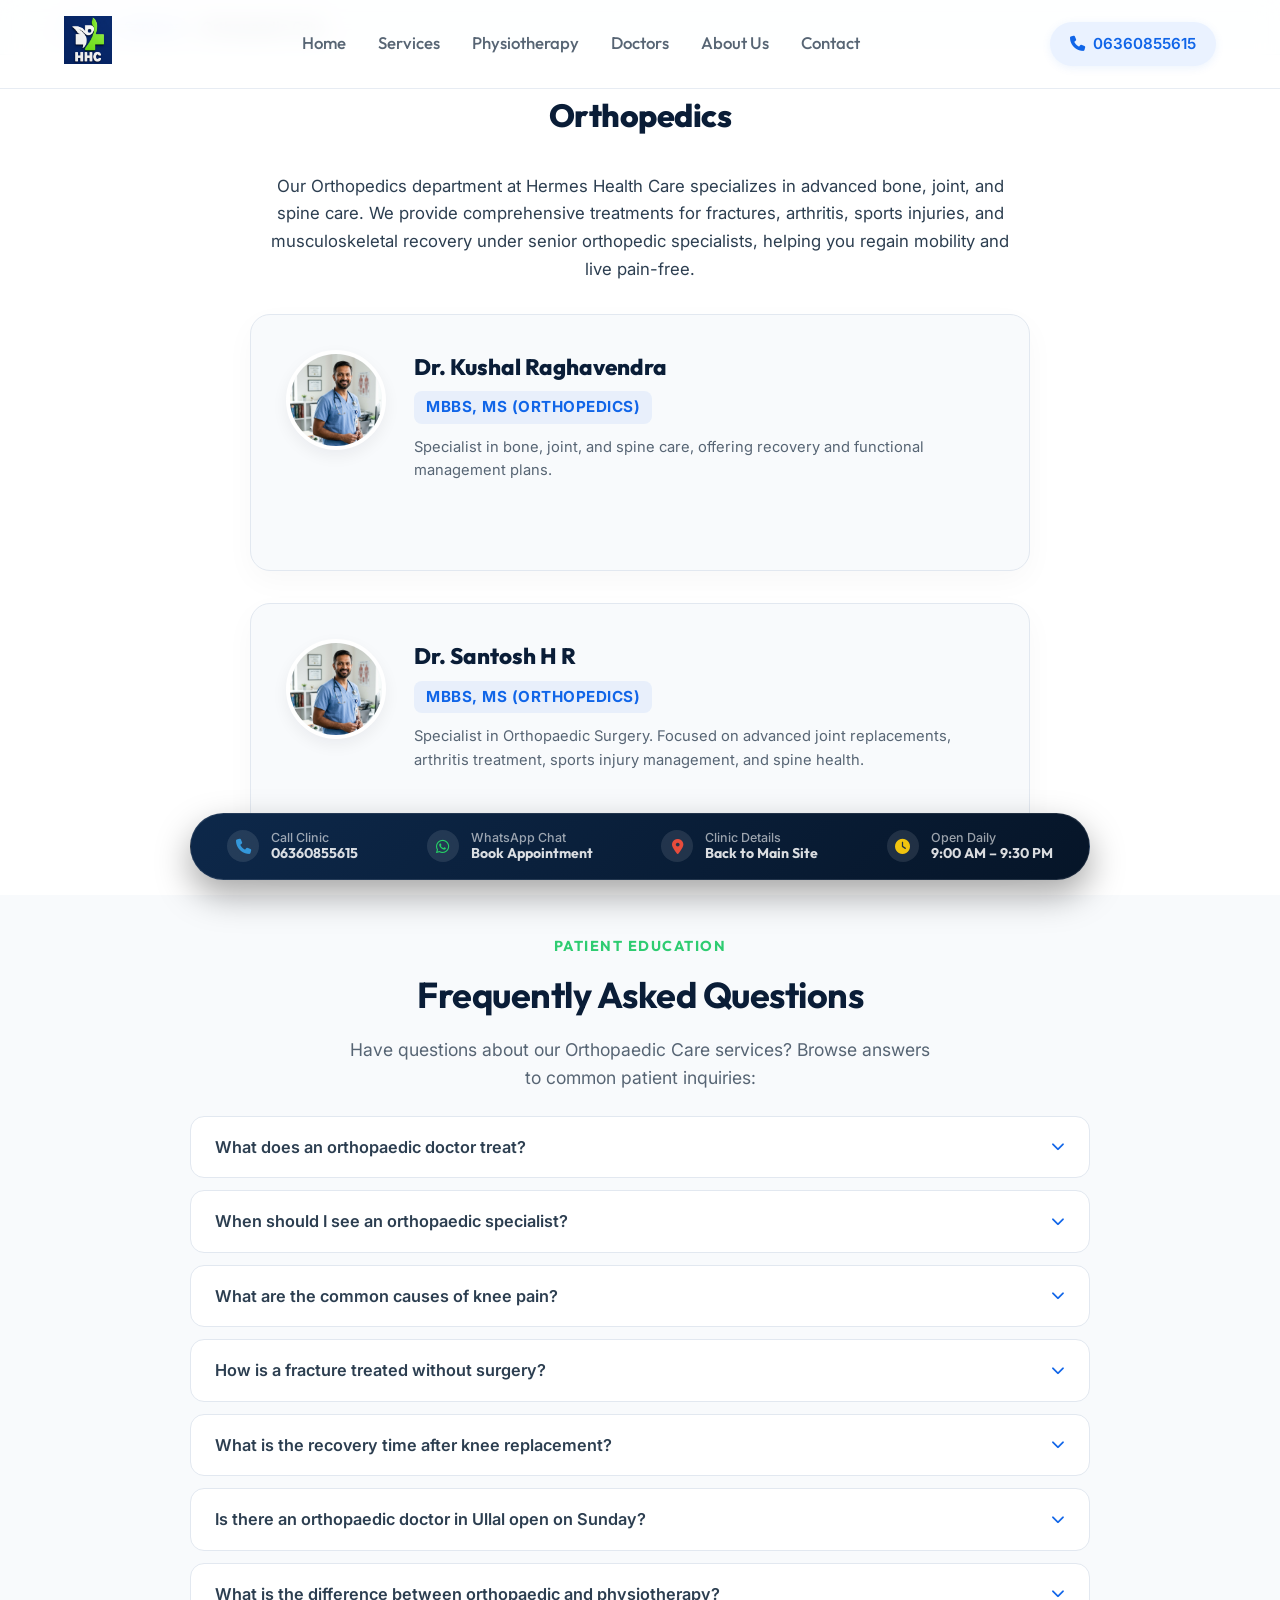
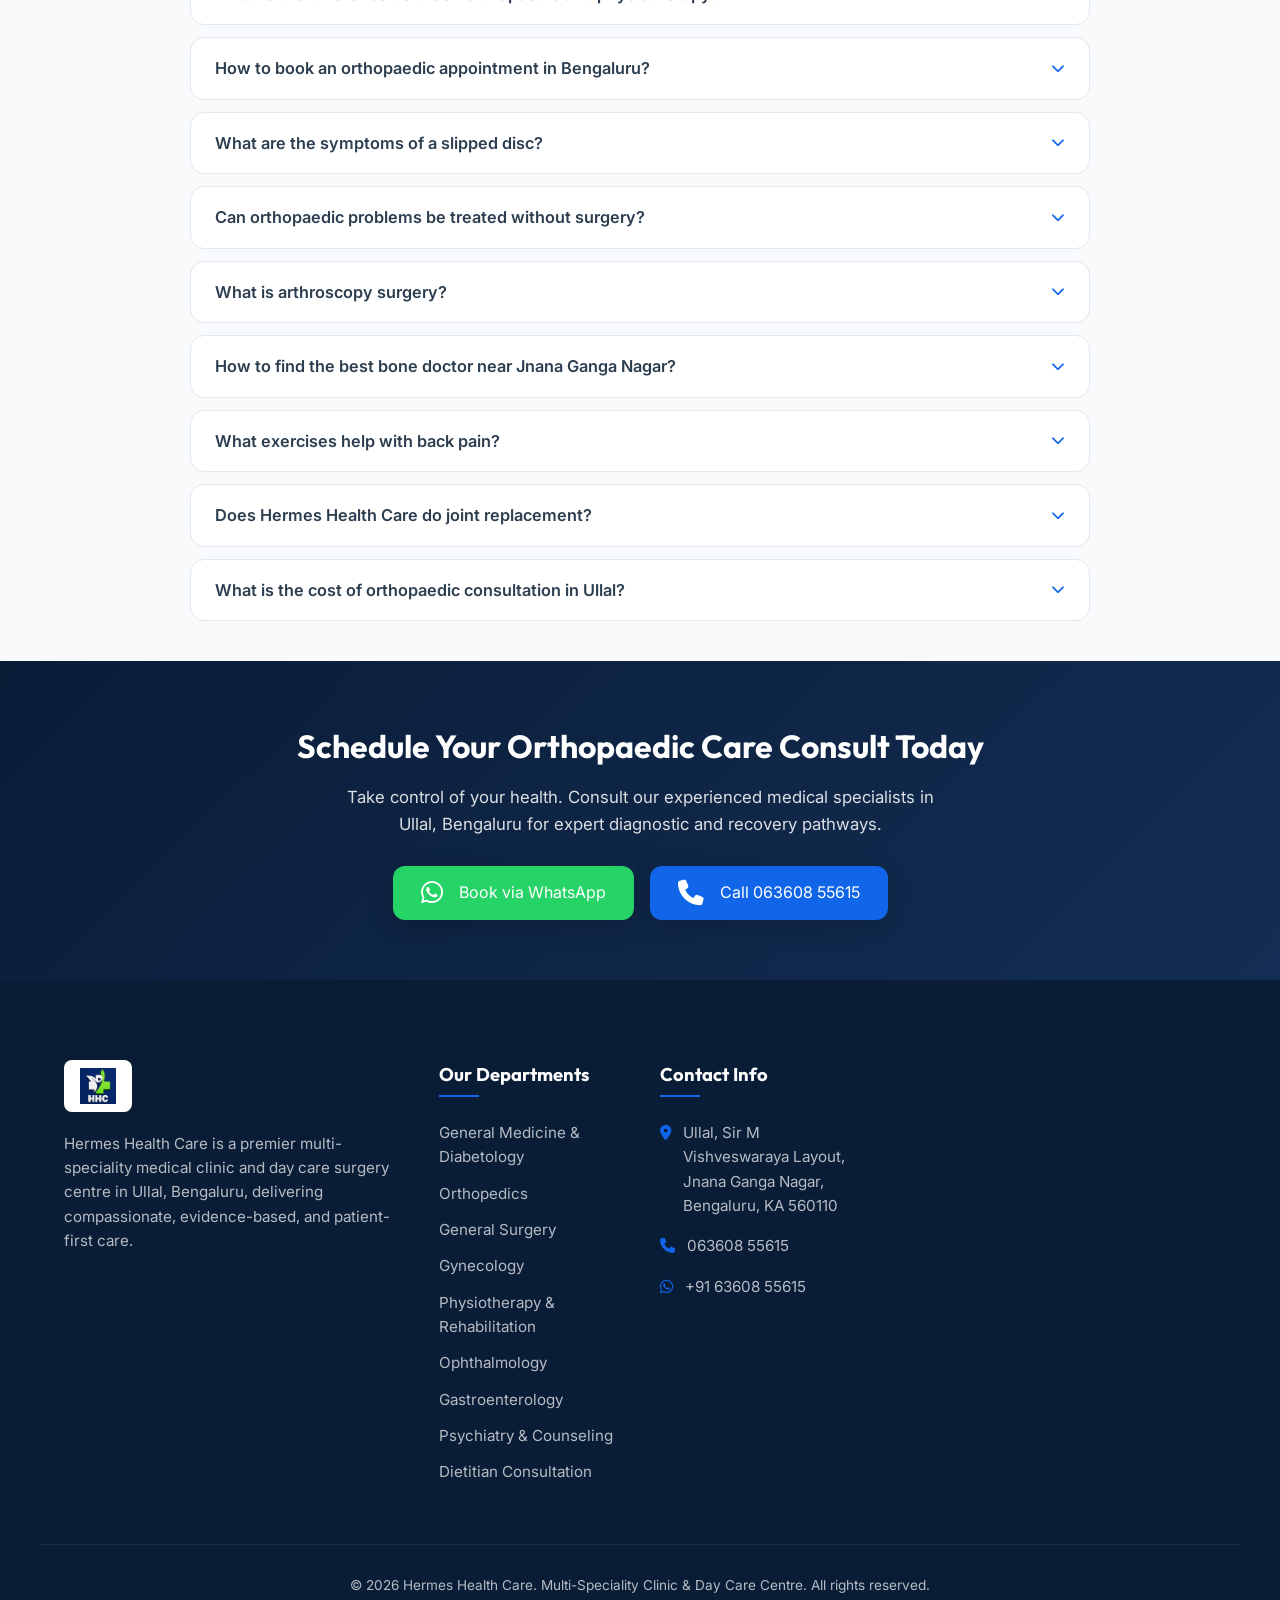
<file: orthopaedics/index.html>
<!DOCTYPE html>
<html lang="en">
<head>
    <meta charset="UTF-8">
    <meta name="viewport" content="width=device-width, initial-scale=1.0">
    <title>Best Orthopaedic Doctor in Ullal Bengaluru | Hermes Health Care</title>
    <meta name="description" content="Expert orthopaedic care for joint pain, fractures, spine and sports injuries in Ullal, Bengaluru. Consult Dr. Kushal and Dr. Santosh. Call 063608 55615.">
    <meta name="keywords" content="orthopaedic doctor near me, bone specialist Ullal, joint pain treatment Bengaluru, orthopedic clinic near me">
    <meta name="robots" content="index, follow">
    <link rel="canonical" href="https://hermeshealthcare.in/orthopaedics/index.html">

    <!-- Open Graph -->
    <meta property="og:type" content="website">
    <meta property="og:url" content="https://hermeshealthcare.in/orthopaedics/index.html">
    <meta property="og:title" content="Best Orthopaedic Doctor in Ullal Bengaluru | Hermes Health Care">
    <meta property="og:description" content="Expert orthopaedic care for joint pain, fractures, spine and sports injuries in Ullal, Bengaluru. Consult Dr. Kushal and Dr. Santosh. Call 063608 55615.">
    <meta property="og:image" content="../images/logo.png">

    <!-- Twitter -->
    <meta property="twitter:card" content="summary_large_image">
    <meta property="twitter:url" content="https://hermeshealthcare.in/orthopaedics/index.html">
    <meta property="twitter:title" content="Best Orthopaedic Doctor in Ullal Bengaluru | Hermes Health Care">
    <meta property="twitter:description" content="Expert orthopaedic care for joint pain, fractures, spine and sports injuries in Ullal, Bengaluru. Consult Dr. Kushal and Dr. Santosh. Call 063608 55615.">
    <meta property="twitter:image" content="../images/logo.png">

    <!-- Fonts & Icons -->
    <link rel="preconnect" href="https://fonts.googleapis.com">
    <link rel="preconnect" href="https://fonts.gstatic.com" crossorigin>
    <link href="https://fonts.googleapis.com/css2?family=Inter:wght@400;500;600;700&family=Outfit:wght@400;500;600;700;800&display=swap" rel="stylesheet">
    <link rel="stylesheet" href="https://cdnjs.cloudflare.com/ajax/libs/font-awesome/6.4.0/css/all.min.css">
    <link rel="stylesheet" href="../styles.css">

    <!-- JSON-LD Structured Data -->
    <script type="application/ld+json">
    [
  {
    "@context": "https://schema.org",
    "@type": "MedicalClinic",
    "name": "Hermes Health Care",
    "alternateName": "Hermes Health Care - Orthopaedic Care",
    "image": "https://hermeshealthcare.in/images/logo.png",
    "@id": "https://hermeshealthcare.in/orthopaedics/#clinic",
    "url": "https://hermeshealthcare.in/orthopaedics/index.html",
    "telephone": "+91 63608 55615",
    "priceRange": "$$",
    "address": {
      "@type": "PostalAddress",
      "streetAddress": "Ullal, Sir M Vishveswaraya Layout, Jnana Ganga Nagar",
      "addressLocality": "Bengaluru",
      "addressRegion": "Karnataka",
      "postalCode": "560110",
      "addressCountry": "IN"
    },
    "geo": {
      "@type": "GeoCoordinates",
      "latitude": 12.9602,
      "longitude": 77.4988
    },
    "openingHoursSpecification": {
      "@type": "OpeningHoursSpecification",
      "dayOfWeek": [
        "Monday",
        "Tuesday",
        "Wednesday",
        "Thursday",
        "Friday",
        "Saturday",
        "Sunday"
      ],
      "opens": "09:00",
      "closes": "21:30"
    },
    "medicalSpecialty": [
      "Orthopedic"
    ]
  },
  {
    "@context": "https://schema.org",
    "@type": "Service",
    "name": "Orthopaedic, Spine & Joint Care",
    "provider": {
      "@type": "MedicalClinic",
      "name": "Hermes Health Care"
    },
    "areaServed": [
      {
        "@type": "AdministrativeArea",
        "name": "Ullal, Bengaluru"
      },
      {
        "@type": "AdministrativeArea",
        "name": "Jnana Ganga Nagar, Bengaluru"
      },
      {
        "@type": "AdministrativeArea",
        "name": "Rajarajeshwari Nagar, Bengaluru"
      },
      {
        "@type": "AdministrativeArea",
        "name": "Kengeri, Bengaluru"
      },
      {
        "@type": "AdministrativeArea",
        "name": "Nagarbhavi, Bengaluru"
      }
    ]
  },
  {
    "@context": "https://schema.org",
    "@type": "Physician",
    "name": "Dr. Kushal Raghavendra",
    "medicalSpecialty": [
      "Orthopedic"
    ],
    "worksFor": {
      "@type": "MedicalClinic",
      "name": "Hermes Health Care"
    },
    "telephone": "+91 63608 55615",
    "address": {
      "@type": "PostalAddress",
      "streetAddress": "Ullal, Sir M Vishveswaraya Layout, Jnana Ganga Nagar",
      "addressLocality": "Bengaluru",
      "addressRegion": "Karnataka",
      "postalCode": "560110",
      "addressCountry": "IN"
    }
  },
  {
    "@context": "https://schema.org",
    "@type": "Physician",
    "name": "Dr. Santosh H R",
    "medicalSpecialty": [
      "Orthopedic"
    ],
    "worksFor": {
      "@type": "MedicalClinic",
      "name": "Hermes Health Care"
    },
    "telephone": "+91 63608 55615",
    "address": {
      "@type": "PostalAddress",
      "streetAddress": "Ullal, Sir M Vishveswaraya Layout, Jnana Ganga Nagar",
      "addressLocality": "Bengaluru",
      "addressRegion": "Karnataka",
      "postalCode": "560110",
      "addressCountry": "IN"
    }
  },
  {
    "@context": "https://schema.org",
    "@type": "FAQPage",
    "mainEntity": [
      {
        "@type": "Question",
        "name": "What does an orthopaedic doctor treat?",
        "acceptedAnswer": {
          "@type": "Answer",
          "text": "An orthopaedic doctor specializes in treating musculoskeletal disorders affecting bones, joints, ligaments, tendons, and muscles. This includes fractures, arthritis, slipped discs, joint pain, and sports-related soft tissue tears."
        }
      },
      {
        "@type": "Question",
        "name": "When should I see an orthopaedic specialist?",
        "acceptedAnswer": {
          "@type": "Answer",
          "text": "You should consult an orthopaedic doctor if you suffer from persistent joint pain or swelling, severe morning joint stiffness, difficulty climbing stairs, shooting nerve pain down limbs, or after bone trauma."
        }
      },
      {
        "@type": "Question",
        "name": "What are the common causes of knee pain?",
        "acceptedAnswer": {
          "@type": "Answer",
          "text": "Knee pain is commonly caused by osteoarthritis, meniscus tears, ACL ligament sprains, patellar tendonitis, or chronic bursitis. Accurate diagnosis via digital X-rays helps guide optimal non-surgical or surgical therapies."
        }
      },
      {
        "@type": "Question",
        "name": "How is a fracture treated without surgery?",
        "acceptedAnswer": {
          "@type": "Answer",
          "text": "Simple bone fractures are treated conservatively by aligning the bone and applying rigid plaster casts or custom splints. We coordinate regular digital X-rays to monitor healing stages over weeks."
        }
      },
      {
        "@type": "Question",
        "name": "What is the recovery time after knee replacement?",
        "acceptedAnswer": {
          "@type": "Answer",
          "text": "Initial walking with a walker starts within 24 hours of surgery. Full recovery, return to normal domestic mobility, and complete independence typically take 6 to 12 weeks with physiotherapy."
        }
      },
      {
        "@type": "Question",
        "name": "Is there an orthopaedic doctor in Ullal open on Sunday?",
        "acceptedAnswer": {
          "@type": "Answer",
          "text": "Yes, our clinic provides orthopaedic consultations and emergency splinting services on Sundays, operating from 9:00 AM to 9:30 PM in Ullal, Bengaluru."
        }
      },
      {
        "@type": "Question",
        "name": "What is the difference between orthopaedic and physiotherapy?",
        "acceptedAnswer": {
          "@type": "Answer",
          "text": "Orthopaedic doctors diagnose conditions, prescribe medications, perform surgical repairs, or align fractures. Physiotherapists design specialized exercises and use physical modalities like TENS to restore joint flexibility and muscle strength."
        }
      },
      {
        "@type": "Question",
        "name": "How to book an orthopaedic appointment in Bengaluru?",
        "acceptedAnswer": {
          "@type": "Answer",
          "text": "You can book an appointment at Hermes Health Care by calling 063608 55615, sending a message on WhatsApp, or visiting our clinic desk in Ullal, Jnana Ganga Nagar."
        }
      },
      {
        "@type": "Question",
        "name": "What are the symptoms of a slipped disc?",
        "acceptedAnswer": {
          "@type": "Answer",
          "text": "A slipped disc presents with localized back pain, which can shoot down the leg (sciatica), accompanied by tingling, burning, or muscle weakness in the leg."
        }
      },
      {
        "@type": "Question",
        "name": "Can orthopaedic problems be treated without surgery?",
        "acceptedAnswer": {
          "@type": "Answer",
          "text": "Yes! Over 80% of orthopaedic cases like mild arthritis, back pain, and muscle strains are resolved through medications, therapeutic injections, specialized bracing, and physiotherapeutic conditioning."
        }
      },
      {
        "@type": "Question",
        "name": "What is arthroscopy surgery?",
        "acceptedAnswer": {
          "@type": "Answer",
          "text": "Arthroscopy is a minimally invasive surgical procedure where a tiny camera (arthroscope) is inserted into a joint (like the knee or shoulder) to diagnose and repair cartilage or ligament tears."
        }
      },
      {
        "@type": "Question",
        "name": "How to find the best bone doctor near Jnana Ganga Nagar?",
        "acceptedAnswer": {
          "@type": "Answer",
          "text": "Hermes Health Care offers experienced orthopedic surgeons, Dr. Kushal Raghavendra and Dr. Santosh H R, supported by in-house digital X-rays and a physiotherapy unit, making it the top choice near Jnana Ganga Nagar."
        }
      },
      {
        "@type": "Question",
        "name": "What exercises help with back pain?",
        "acceptedAnswer": {
          "@type": "Answer",
          "text": "Core strengthening, hamstring stretches, pelvic tilts, and low-impact swimming are highly beneficial. Always consult our physiotherapists to learn the correct exercise techniques for your specific spinal condition."
        }
      },
      {
        "@type": "Question",
        "name": "Does Hermes Health Care do joint replacement?",
        "acceptedAnswer": {
          "@type": "Answer",
          "text": "Our orthopedic surgeons evaluate candidates for total knee or hip replacements, coordinate pre-operative workups, and perform surgeries at allied tertiary hospitals, handling all follow-ups and physiotherapy in-clinic."
        }
      },
      {
        "@type": "Question",
        "name": "What is the cost of orthopaedic consultation in Ullal?",
        "acceptedAnswer": {
          "@type": "Answer",
          "text": "Hermes Health Care keeps consultation fees affordable. Contact our front desk on WhatsApp at +91 63608 55615 to get exact pricing details for doctor visits and X-rays."
        }
      }
    ]
  }
]
    </script>
</head>
<body>

    <!-- Header Navigation -->
    <header class="main-header" id="header">
        <div class="header-container">
            <a href="../index.html#home" class="logo-link">
                <img src="../images/logo.png" alt="Hermes Health Care Logo" class="clinic-logo">
            </a>
            <nav class="nav-menu" id="nav-menu" aria-label="Main Navigation">
                <ul>
                    <li><a href="../index.html#home" class="nav-link">Home</a></li>
                    <li><a href="../index.html#services" class="nav-link">Services</a></li>
                    <li><a href="../physiotherapy/index.html" class="nav-link">Physiotherapy</a></li>
                    <li><a href="#doctors" class="nav-link">Doctors</a></li>
                    <li><a href="../index.html#about" class="nav-link">About Us</a></li>
                    <li><a href="../index.html#contact" class="nav-link">Contact</a></li>
                </ul>
            </nav>
            <div class="header-cta">
                <a href="tel:+916360855615" class="btn-phone-header" aria-label="Call clinic at 06360855615">
                    <i class="fa-solid fa-phone"></i>
                    <span>06360855615</span>
                </a>
                <button class="mobile-menu-toggle" id="mobile-menu-toggle" aria-label="Toggle navigation menu">
                    <span class="bar"></span>
                    <span class="bar"></span>
                    <span class="bar"></span>
                </button>
            </div>
        </div>
    </header>

    <!-- Breadcrumb Navigation -->
    <nav class="breadcrumb-nav" aria-label="Breadcrumb">
        <ol itemscope itemtype="https://schema.org/BreadcrumbList">
            <li itemprop="itemListElement" itemscope itemtype="https://schema.org/ListItem">
                <a itemprop="item" href="../index.html#home">
                    <span itemprop="name">Home</span>
                </a>
                <meta itemprop="position" content="1" />
            </li>
            <li itemprop="itemListElement" itemscope itemtype="https://schema.org/ListItem">
                <a itemprop="item" href="../index.html#services">
                    <span itemprop="name">Services</span>
                </a>
                <meta itemprop="position" content="2" />
            </li>
            <li itemprop="itemListElement" itemscope itemtype="https://schema.org/ListItem">
                <span itemprop="name" style="color: var(--color-text-dark); font-weight: 600;">Orthopaedic Care</span>
                <meta itemprop="position" content="3" />
            </li>
        </ol>
    </nav>

    <!-- Service Details & Doctor Section -->
    <section class="service-details-section">
        <div class="section-container">
            <h1 class="details-service-title">Orthopedics</h1>
            
            <p class="details-service-intro" style="font-size: 1.05rem; line-height: 1.65; color: var(--color-text-dark); text-align: center; max-width: 800px; margin: 0 auto 30px auto; padding: 0 16px;">
                Our Orthopedics department at Hermes Health Care specializes in advanced bone, joint, and spine care. We provide comprehensive treatments for fractures, arthritis, sports injuries, and musculoskeletal recovery under senior orthopedic specialists, helping you regain mobility and live pain-free.
            </p>

            <div class="details-doctors-grid">
                <!-- Doctor 1: Dr. Kushal Raghavendra -->
                <div class="details-doctor-card">
                    <div class="doctor-profile">
                        <img src="../images/doctor-male-clinical.png" alt="Dr. Kushal Raghavendra" class="doctor-avatar">
                        <div class="doctor-meta">
                            <h3 class="doctor-name">Dr. Kushal Raghavendra</h3>
                            <span class="doctor-specialty">MBBS, MS (Orthopedics)</span>
                            <p class="doctor-bio">Specialist in bone, joint, and spine care, offering recovery and functional management plans.</p>
                        </div>
                    </div>
                </div>

                <!-- Doctor 2: Dr. Santosh H R -->
                <div class="details-doctor-card">
                    <div class="doctor-profile">
                        <img src="../images/doctor-male-clinical.png" alt="Dr. Santosh H R" class="doctor-avatar">
                        <div class="doctor-meta">
                            <h3 class="doctor-name">Dr. Santosh H R</h3>
                            <span class="doctor-specialty">MBBS, MS (Orthopedics)</span>
                            <p class="doctor-bio">Specialist in Orthopaedic Surgery. Focused on advanced joint replacements, arthritis treatment, sports injury management, and spine health.</p>
                        </div>
                    </div>
                </div>
            </div>
        </div>
    </section>
        

        
    <!-- Frequently Asked Questions Section -->
    <section class="faq-section" id="faq">
        <div class="section-container">
            <span class="section-tagline" style="text-align: center; display: block;">PATIENT EDUCATION</span>
            <h2 class="section-title" style="text-align: center;">Frequently Asked Questions</h2>
            <p class="section-subtitle" style="text-align: center;">Have questions about our Orthopaedic Care services? Browse answers to common patient inquiries:</p>
            
            <div class="faq-grid">
                <div class="faq-item">
                    <button class="faq-question">
                        <span>What does an orthopaedic doctor treat?</span>
                        <i class="fa-solid fa-chevron-down"></i>
                    </button>
                    <div class="faq-answer">
                        <p>An orthopaedic doctor specializes in treating musculoskeletal disorders affecting bones, joints, ligaments, tendons, and muscles. This includes fractures, arthritis, slipped discs, joint pain, and sports-related soft tissue tears.</p>
                    </div>
                </div>
                <div class="faq-item">
                    <button class="faq-question">
                        <span>When should I see an orthopaedic specialist?</span>
                        <i class="fa-solid fa-chevron-down"></i>
                    </button>
                    <div class="faq-answer">
                        <p>You should consult an orthopaedic doctor if you suffer from persistent joint pain or swelling, severe morning joint stiffness, difficulty climbing stairs, shooting nerve pain down limbs, or after bone trauma.</p>
                    </div>
                </div>
                <div class="faq-item">
                    <button class="faq-question">
                        <span>What are the common causes of knee pain?</span>
                        <i class="fa-solid fa-chevron-down"></i>
                    </button>
                    <div class="faq-answer">
                        <p>Knee pain is commonly caused by osteoarthritis, meniscus tears, ACL ligament sprains, patellar tendonitis, or chronic bursitis. Accurate diagnosis via digital X-rays helps guide optimal non-surgical or surgical therapies.</p>
                    </div>
                </div>
                <div class="faq-item">
                    <button class="faq-question">
                        <span>How is a fracture treated without surgery?</span>
                        <i class="fa-solid fa-chevron-down"></i>
                    </button>
                    <div class="faq-answer">
                        <p>Simple bone fractures are treated conservatively by aligning the bone and applying rigid plaster casts or custom splints. We coordinate regular digital X-rays to monitor healing stages over weeks.</p>
                    </div>
                </div>
                <div class="faq-item">
                    <button class="faq-question">
                        <span>What is the recovery time after knee replacement?</span>
                        <i class="fa-solid fa-chevron-down"></i>
                    </button>
                    <div class="faq-answer">
                        <p>Initial walking with a walker starts within 24 hours of surgery. Full recovery, return to normal domestic mobility, and complete independence typically take 6 to 12 weeks with physiotherapy.</p>
                    </div>
                </div>
                <div class="faq-item">
                    <button class="faq-question">
                        <span>Is there an orthopaedic doctor in Ullal open on Sunday?</span>
                        <i class="fa-solid fa-chevron-down"></i>
                    </button>
                    <div class="faq-answer">
                        <p>Yes, our clinic provides orthopaedic consultations and emergency splinting services on Sundays, operating from 9:00 AM to 9:30 PM in Ullal, Bengaluru.</p>
                    </div>
                </div>
                <div class="faq-item">
                    <button class="faq-question">
                        <span>What is the difference between orthopaedic and physiotherapy?</span>
                        <i class="fa-solid fa-chevron-down"></i>
                    </button>
                    <div class="faq-answer">
                        <p>Orthopaedic doctors diagnose conditions, prescribe medications, perform surgical repairs, or align fractures. Physiotherapists design specialized exercises and use physical modalities like TENS to restore joint flexibility and muscle strength.</p>
                    </div>
                </div>
                <div class="faq-item">
                    <button class="faq-question">
                        <span>How to book an orthopaedic appointment in Bengaluru?</span>
                        <i class="fa-solid fa-chevron-down"></i>
                    </button>
                    <div class="faq-answer">
                        <p>You can book an appointment at Hermes Health Care by calling 063608 55615, sending a message on WhatsApp, or visiting our clinic desk in Ullal, Jnana Ganga Nagar.</p>
                    </div>
                </div>
                <div class="faq-item">
                    <button class="faq-question">
                        <span>What are the symptoms of a slipped disc?</span>
                        <i class="fa-solid fa-chevron-down"></i>
                    </button>
                    <div class="faq-answer">
                        <p>A slipped disc presents with localized back pain, which can shoot down the leg (sciatica), accompanied by tingling, burning, or muscle weakness in the leg.</p>
                    </div>
                </div>
                <div class="faq-item">
                    <button class="faq-question">
                        <span>Can orthopaedic problems be treated without surgery?</span>
                        <i class="fa-solid fa-chevron-down"></i>
                    </button>
                    <div class="faq-answer">
                        <p>Yes! Over 80% of orthopaedic cases like mild arthritis, back pain, and muscle strains are resolved through medications, therapeutic injections, specialized bracing, and physiotherapeutic conditioning.</p>
                    </div>
                </div>
                <div class="faq-item">
                    <button class="faq-question">
                        <span>What is arthroscopy surgery?</span>
                        <i class="fa-solid fa-chevron-down"></i>
                    </button>
                    <div class="faq-answer">
                        <p>Arthroscopy is a minimally invasive surgical procedure where a tiny camera (arthroscope) is inserted into a joint (like the knee or shoulder) to diagnose and repair cartilage or ligament tears.</p>
                    </div>
                </div>
                <div class="faq-item">
                    <button class="faq-question">
                        <span>How to find the best bone doctor near Jnana Ganga Nagar?</span>
                        <i class="fa-solid fa-chevron-down"></i>
                    </button>
                    <div class="faq-answer">
                        <p>Hermes Health Care offers experienced orthopedic surgeons, Dr. Kushal Raghavendra and Dr. Santosh H R, supported by in-house digital X-rays and a physiotherapy unit, making it the top choice near Jnana Ganga Nagar.</p>
                    </div>
                </div>
                <div class="faq-item">
                    <button class="faq-question">
                        <span>What exercises help with back pain?</span>
                        <i class="fa-solid fa-chevron-down"></i>
                    </button>
                    <div class="faq-answer">
                        <p>Core strengthening, hamstring stretches, pelvic tilts, and low-impact swimming are highly beneficial. Always consult our physiotherapists to learn the correct exercise techniques for your specific spinal condition.</p>
                    </div>
                </div>
                <div class="faq-item">
                    <button class="faq-question">
                        <span>Does Hermes Health Care do joint replacement?</span>
                        <i class="fa-solid fa-chevron-down"></i>
                    </button>
                    <div class="faq-answer">
                        <p>Our orthopedic surgeons evaluate candidates for total knee or hip replacements, coordinate pre-operative workups, and perform surgeries at allied tertiary hospitals, handling all follow-ups and physiotherapy in-clinic.</p>
                    </div>
                </div>
                <div class="faq-item">
                    <button class="faq-question">
                        <span>What is the cost of orthopaedic consultation in Ullal?</span>
                        <i class="fa-solid fa-chevron-down"></i>
                    </button>
                    <div class="faq-answer">
                        <p>Hermes Health Care keeps consultation fees affordable. Contact our front desk on WhatsApp at +91 63608 55615 to get exact pricing details for doctor visits and X-rays.</p>
                    </div>
                </div>
            </div>
        </div>
    </section>
        
    <!-- Book Appointment Section -->
    <section class="book-section" id="appointment">
        <h2>Schedule Your Orthopaedic Care Consult Today</h2>
        <p>Take control of your health. Consult our experienced medical specialists in Ullal, Bengaluru for expert diagnostic and recovery pathways.</p>
        <div class="cta-buttons">
            <a href="https://wa.me/916360855615?text=Hello%20Hermes%20Health%20Care,%20I%20would%20like%20to%20book%20a%20Orthopaedic Care%20appointment." target="_blank" rel="noopener noreferrer" class="btn-hero-whatsapp">
                <i class="fa-brands fa-whatsapp"></i>
                <span>Book via WhatsApp</span>
            </a>
            <a href="tel:+916360855615" class="btn-hero-call">
                <i class="fa-solid fa-phone"></i>
                <span>Call 063608 55615</span>
            </a>
        </div>
    </section>
        
    <!-- Footer -->
    <footer class="site-footer">
        <div class="footer-grid">
            <div class="footer-info-col">
                <div class="footer-logo-wrapper">
                    <img src="../images/logo.png" alt="Hermes Health Care Logo" class="footer-logo">
                </div>
                <p class="footer-about-text">Hermes Health Care is a premier multi-speciality medical clinic and day care surgery centre in Ullal, Bengaluru, delivering compassionate, evidence-based, and patient-first care.</p>
            </div>
            <div class="footer-links-col">
                <h4 class="footer-col-title">Our Departments</h4>
                <ul class="footer-links">
                    <li><a href="../general-medicine/index.html">General Medicine & Diabetology</a></li>
                    <li><a href="../orthopaedics/index.html">Orthopedics</a></li>
                    <li><a href="../general-surgery/index.html">General Surgery</a></li>
                    <li><a href="../gynecology/index.html">Gynecology</a></li>
                    <li><a href="../physiotherapy/index.html">Physiotherapy & Rehabilitation</a></li>
                    <li><a href="../ophthalmology/index.html">Ophthalmology</a></li>
                    <li><a href="../gastroenterology/index.html">Gastroenterology</a></li>
                    <li><a href="../psychiatry/index.html">Psychiatry & Counseling</a></li>
                    <li><a href="../dietitian/index.html">Dietitian Consultation</a></li>
                </ul>
            </div>
            <div class="footer-contact-col">
                <h4 class="footer-col-title">Contact Info</h4>
                <p><i class="fa-solid fa-location-dot"></i> Ullal, Sir M Vishveswaraya Layout, Jnana Ganga Nagar, Bengaluru, KA 560110</p>
                <p><i class="fa-solid fa-phone"></i> <a href="tel:+916360855615">063608 55615</a></p>
                <p><i class="fa-brands fa-whatsapp"></i> <a href="https://wa.me/916360855615">+91 63608 55615</a></p>
            </div>
        </div>
        <div class="footer-bottom">
            <p>&copy; 2026 Hermes Health Care. Multi-Speciality Clinic & Day Care Centre. All rights reserved.</p>
        </div>
    </footer>

    <!-- Bottom Sticky Bar -->
    <div class="bottom-sticky-bar">
        <a href="tel:+916360855615" class="sticky-item sticky-call">
            <div class="sticky-icon"><i class="fa-solid fa-phone"></i></div>
            <div class="sticky-text">
                <span class="sticky-title">Call Clinic</span>
                <span class="sticky-subtitle">06360855615</span>
            </div>
        </a>
        <a href="https://wa.me/916360855615?text=Hello%20Hermes%20Health%20Care,%20I%20would%20like%20to%20book%20an%20appointment." target="_blank" rel="noopener noreferrer" class="sticky-item sticky-whatsapp">
            <div class="sticky-icon"><i class="fa-brands fa-whatsapp"></i></div>
            <div class="sticky-text">
                <span class="sticky-title">WhatsApp Chat</span>
                <span class="sticky-subtitle">Book Appointment</span>
            </div>
        </a>
        <a href="../index.html#contact" class="sticky-item sticky-directions">
            <div class="sticky-icon"><i class="fa-solid fa-location-dot"></i></div>
            <div class="sticky-text">
                <span class="sticky-title">Clinic Details</span>
                <span class="sticky-subtitle">Back to Main Site</span>
            </div>
        </a>
        <div class="sticky-item sticky-hours">
            <div class="sticky-icon"><i class="fa-solid fa-clock"></i></div>
            <div class="sticky-text">
                <span class="sticky-title">Open Daily</span>
                <span class="sticky-subtitle">9:00 AM – 9:30 PM</span>
            </div>
        </div>
    </div>

    <script src="../scripts.js"></script>
</body>
</html>
</file>
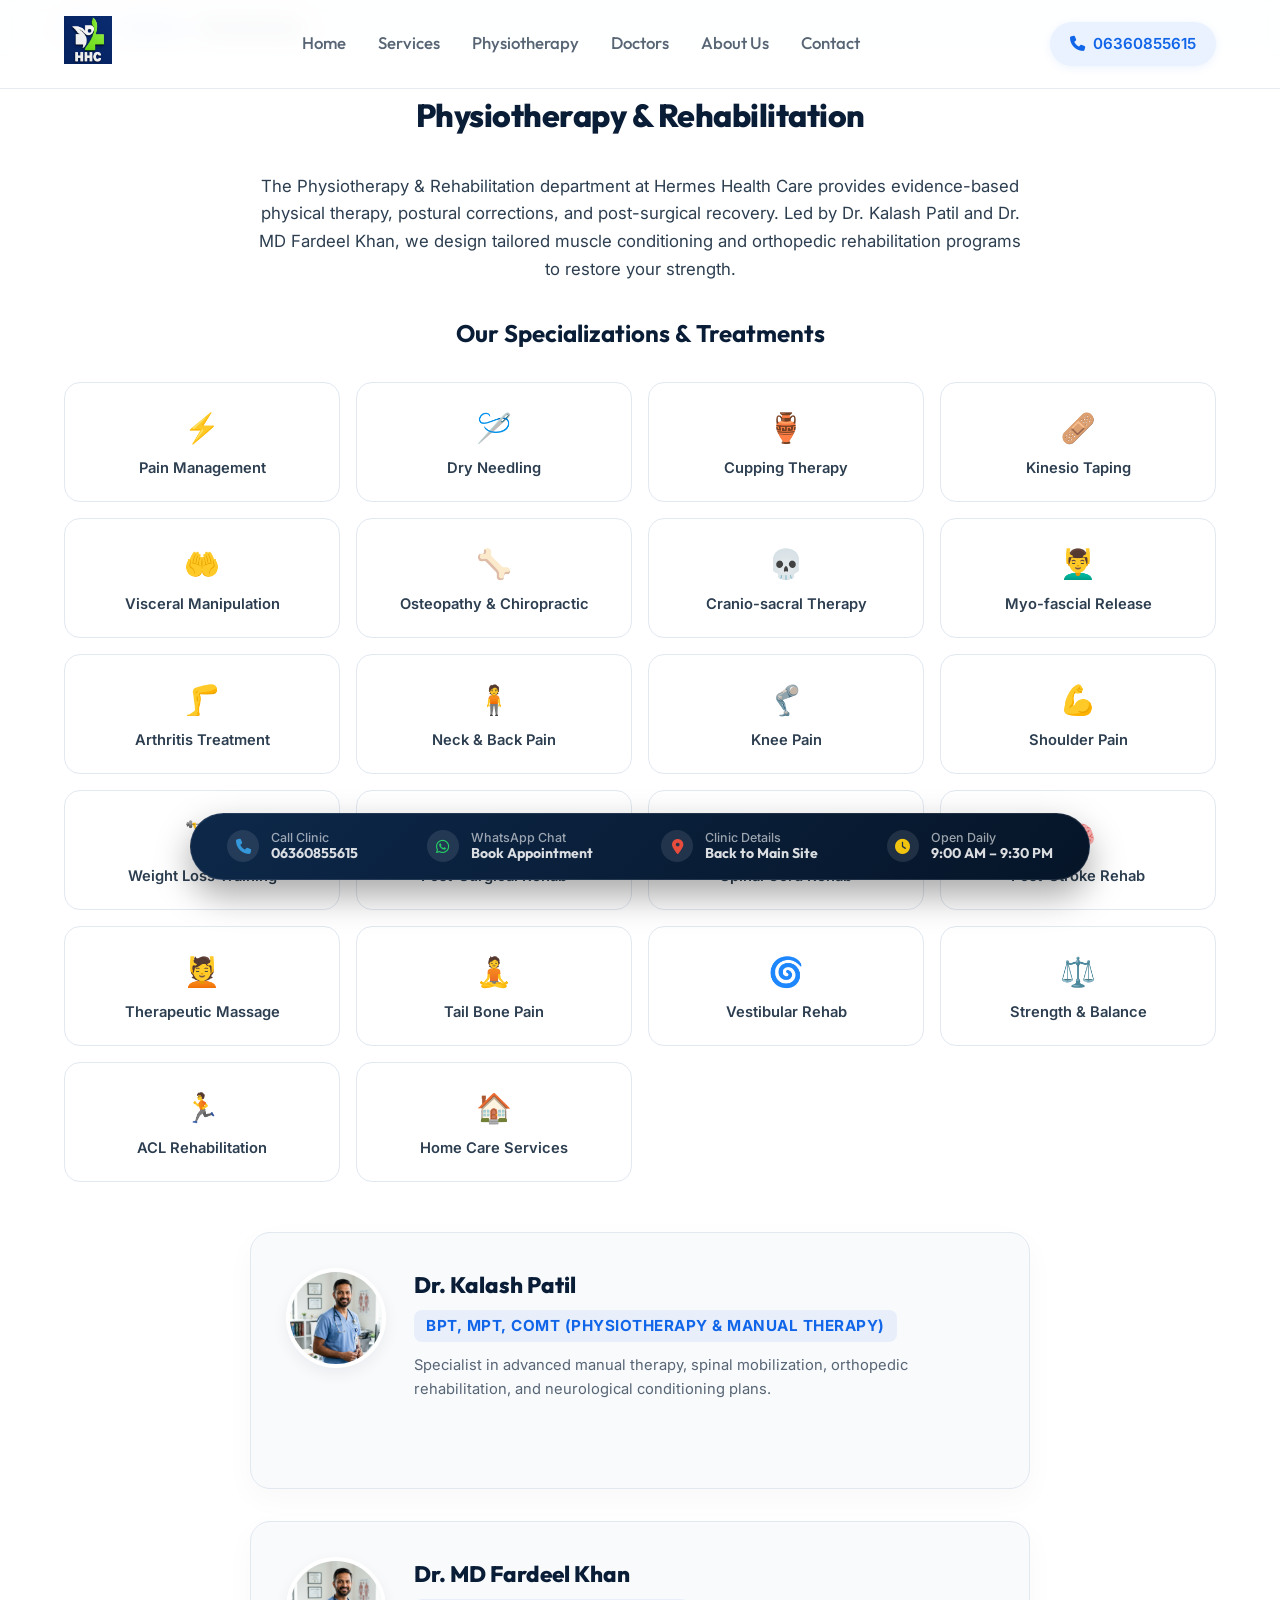
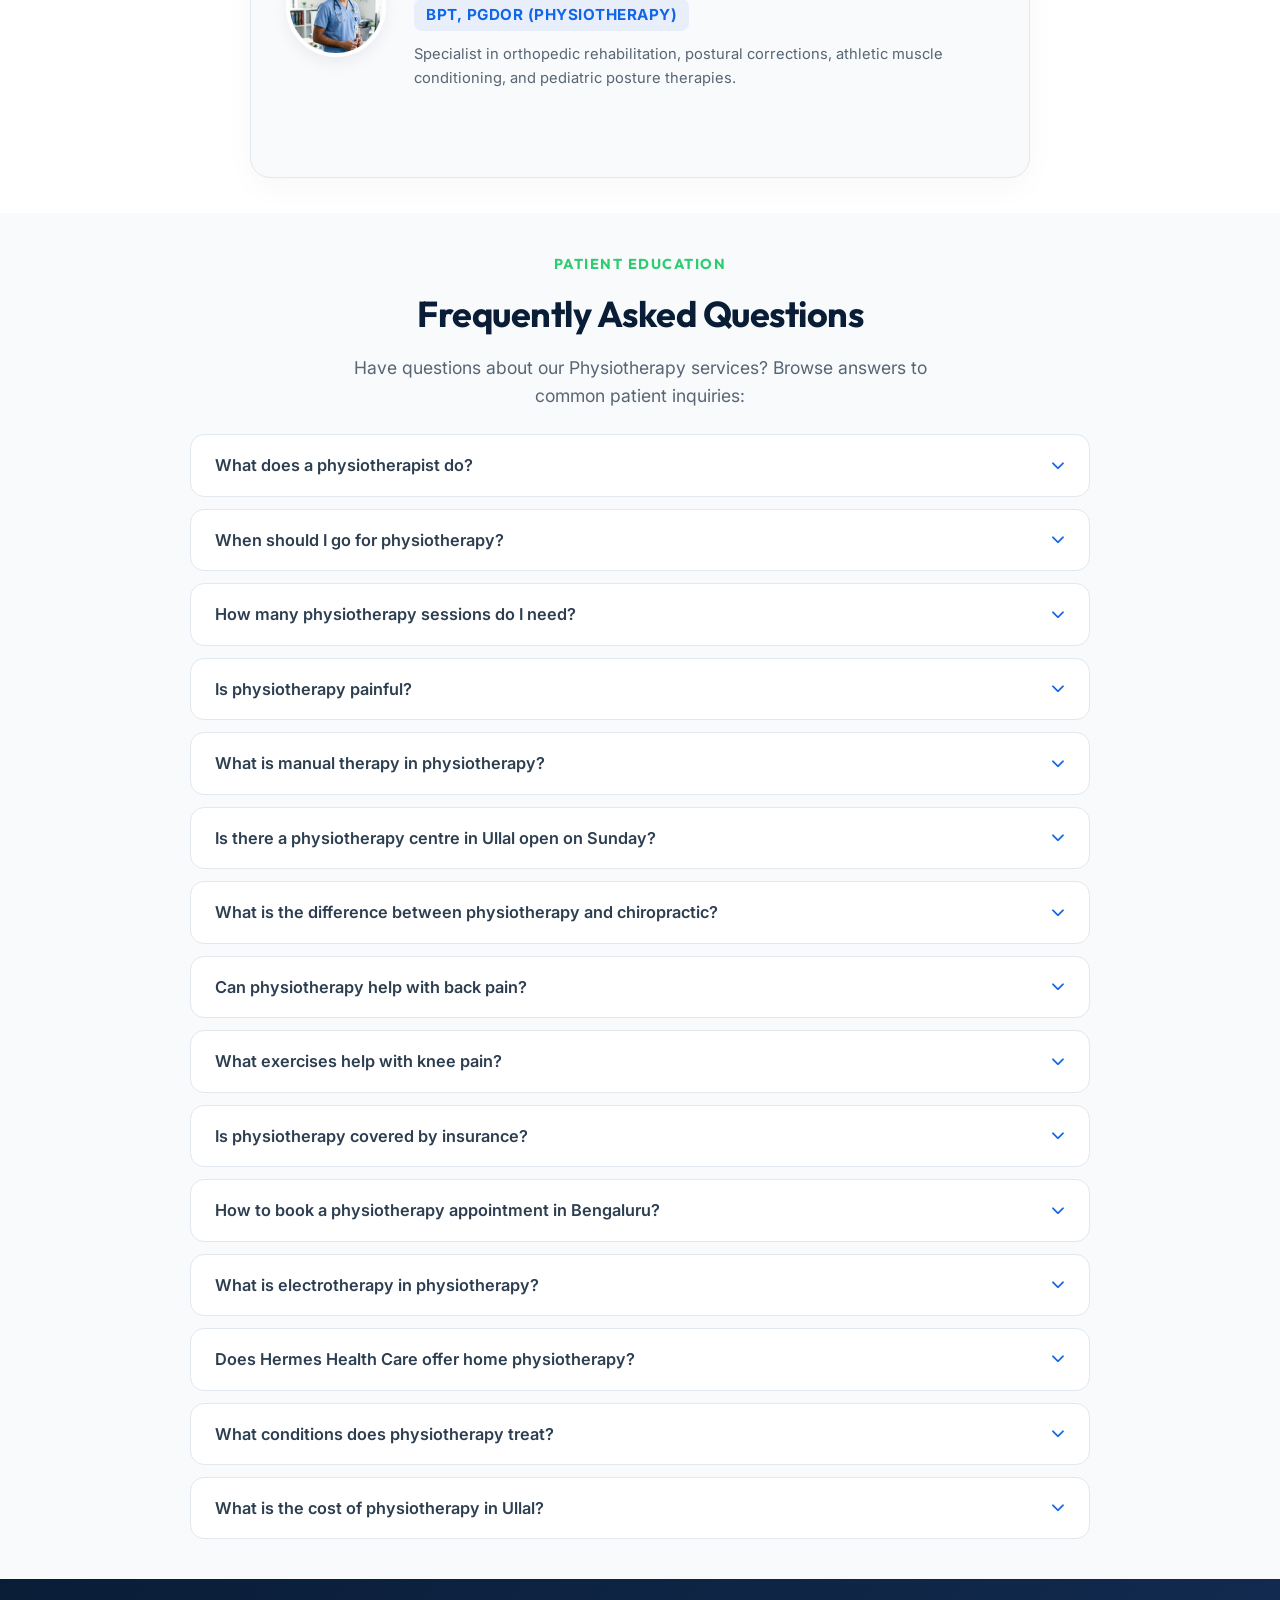
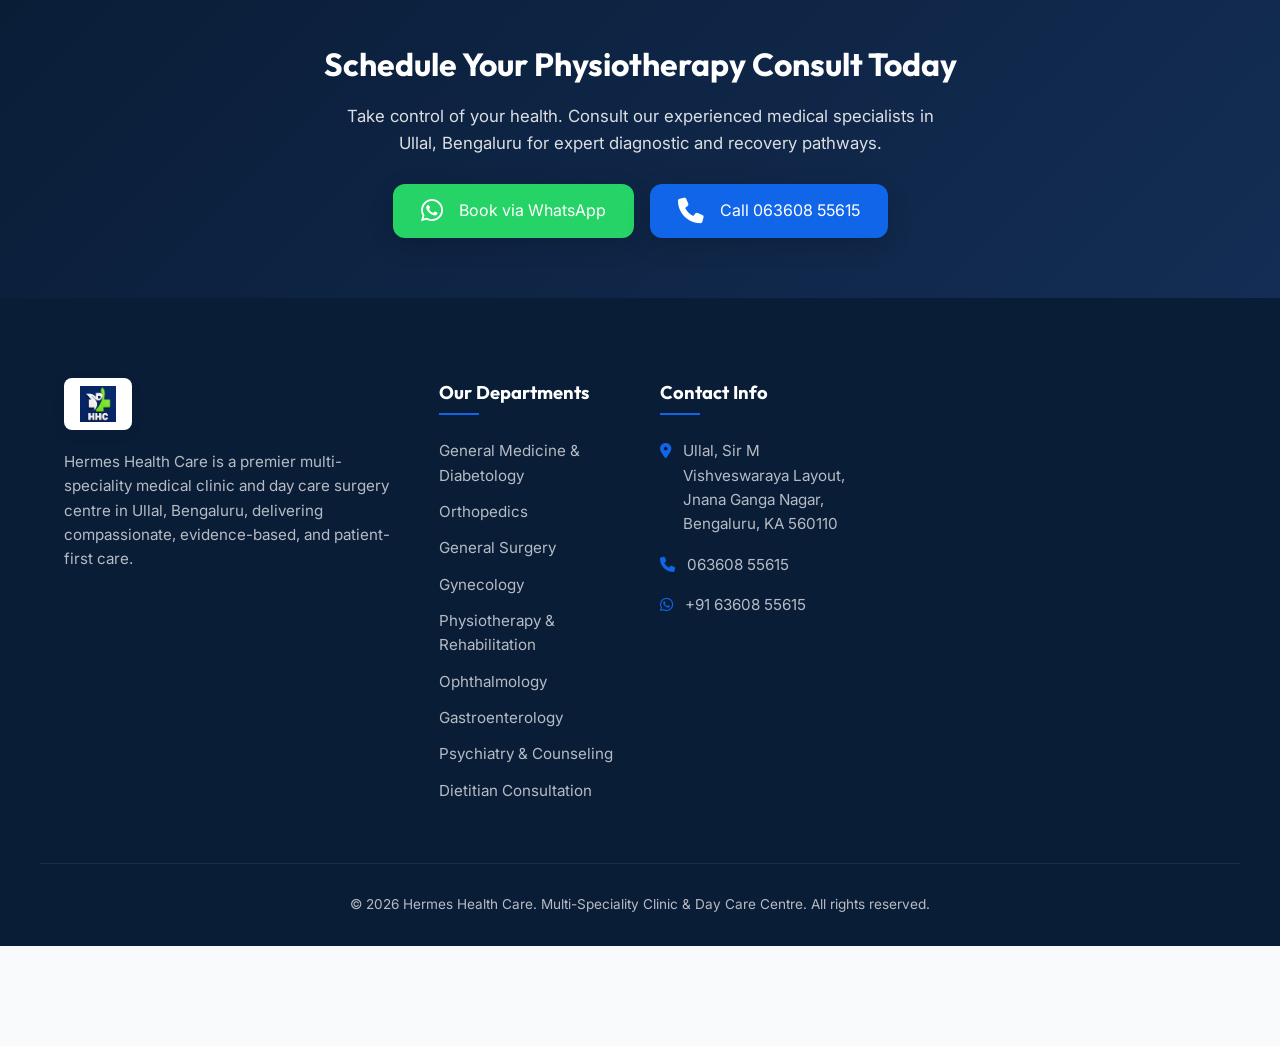
<file: physiotherapy/index.html>
<!DOCTYPE html>
<html lang="en">
<head>
    <meta charset="UTF-8">
    <meta name="viewport" content="width=device-width, initial-scale=1.0">
    <title>Best Physiotherapy Centre in Ullal Bengaluru | Hermes Health Care</title>
    <meta name="description" content="Advanced physiotherapy and rehabilitation in Ullal, Bengaluru. Manual therapy, sports rehab and neuro recovery by Dr. Kalash Patil. Call 063608 55615.">
    <meta name="keywords" content="physiotherapy near me, physiotherapist Ullal, rehabilitation centre Bengaluru, physiotherapy clinic near me">
    <meta name="robots" content="index, follow">
    <link rel="canonical" href="https://hermeshealthcare.in/physiotherapy/index.html">

    <!-- Open Graph -->
    <meta property="og:type" content="website">
    <meta property="og:url" content="https://hermeshealthcare.in/physiotherapy/index.html">
    <meta property="og:title" content="Best Physiotherapy Centre in Ullal Bengaluru | Hermes Health Care">
    <meta property="og:description" content="Advanced physiotherapy and rehabilitation in Ullal, Bengaluru. Manual therapy, sports rehab and neuro recovery by Dr. Kalash Patil. Call 063608 55615.">
    <meta property="og:image" content="../images/logo.png">

    <!-- Twitter -->
    <meta property="twitter:card" content="summary_large_image">
    <meta property="twitter:url" content="https://hermeshealthcare.in/physiotherapy/index.html">
    <meta property="twitter:title" content="Best Physiotherapy Centre in Ullal Bengaluru | Hermes Health Care">
    <meta property="twitter:description" content="Advanced physiotherapy and rehabilitation in Ullal, Bengaluru. Manual therapy, sports rehab and neuro recovery by Dr. Kalash Patil. Call 063608 55615.">
    <meta property="twitter:image" content="../images/logo.png">

    <!-- Fonts & Icons -->
    <link rel="preconnect" href="https://fonts.googleapis.com">
    <link rel="preconnect" href="https://fonts.gstatic.com" crossorigin>
    <link href="https://fonts.googleapis.com/css2?family=Inter:wght@400;500;600;700&family=Outfit:wght@400;500;600;700;800&display=swap" rel="stylesheet">
    <link rel="stylesheet" href="https://cdnjs.cloudflare.com/ajax/libs/font-awesome/6.4.0/css/all.min.css">
    <link rel="stylesheet" href="../styles.css">

    <!-- JSON-LD Structured Data -->
    <script type="application/ld+json">
    [
  {
    "@context": "https://schema.org",
    "@type": "MedicalClinic",
    "name": "Hermes Health Care",
    "alternateName": "Hermes Health Care - Physiotherapy",
    "image": "https://hermeshealthcare.in/images/logo.png",
    "@id": "https://hermeshealthcare.in/physiotherapy/#clinic",
    "url": "https://hermeshealthcare.in/physiotherapy/index.html",
    "telephone": "+91 63608 55615",
    "priceRange": "$$",
    "address": {
      "@type": "PostalAddress",
      "streetAddress": "Ullal, Sir M Vishveswaraya Layout, Jnana Ganga Nagar",
      "addressLocality": "Bengaluru",
      "addressRegion": "Karnataka",
      "postalCode": "560110",
      "addressCountry": "IN"
    },
    "geo": {
      "@type": "GeoCoordinates",
      "latitude": 12.9602,
      "longitude": 77.4988
    },
    "openingHoursSpecification": {
      "@type": "OpeningHoursSpecification",
      "dayOfWeek": [
        "Monday",
        "Tuesday",
        "Wednesday",
        "Thursday",
        "Friday",
        "Saturday",
        "Sunday"
      ],
      "opens": "09:00",
      "closes": "21:30"
    },
    "medicalSpecialty": [
      "Physiotherapy",
      "PhysicalTherapy",
      "Rehabilitation"
    ]
  },
  {
    "@context": "https://schema.org",
    "@type": "Service",
    "name": "Physiotherapy and Rehabilitation",
    "provider": {
      "@type": "MedicalClinic",
      "name": "Hermes Health Care"
    },
    "areaServed": [
      {
        "@type": "AdministrativeArea",
        "name": "Ullal, Bengaluru"
      },
      {
        "@type": "AdministrativeArea",
        "name": "Jnana Ganga Nagar, Bengaluru"
      },
      {
        "@type": "AdministrativeArea",
        "name": "Rajarajeshwari Nagar, Bengaluru"
      },
      {
        "@type": "AdministrativeArea",
        "name": "Kengeri, Bengaluru"
      },
      {
        "@type": "AdministrativeArea",
        "name": "Nagarbhavi, Bengaluru"
      }
    ]
  },
  {
    "@context": "https://schema.org",
    "@type": "Physician",
    "name": "Dr. Kalash Patil",
    "medicalSpecialty": [
      "Physiotherapy",
      "PhysicalTherapy",
      "Rehabilitation"
    ],
    "worksFor": {
      "@type": "MedicalClinic",
      "name": "Hermes Health Care"
    },
    "telephone": "+91 63608 55615",
    "address": {
      "@type": "PostalAddress",
      "streetAddress": "Ullal, Sir M Vishveswaraya Layout, Jnana Ganga Nagar",
      "addressLocality": "Bengaluru",
      "addressRegion": "Karnataka",
      "postalCode": "560110",
      "addressCountry": "IN"
    }
  },
  {
    "@context": "https://schema.org",
    "@type": "Physician",
    "name": "Dr. MD Fardeel Khan",
    "medicalSpecialty": [
      "Physiotherapy",
      "PhysicalTherapy",
      "Rehabilitation"
    ],
    "worksFor": {
      "@type": "MedicalClinic",
      "name": "Hermes Health Care"
    },
    "telephone": "+91 63608 55615",
    "address": {
      "@type": "PostalAddress",
      "streetAddress": "Ullal, Sir M Vishveswaraya Layout, Jnana Ganga Nagar",
      "addressLocality": "Bengaluru",
      "addressRegion": "Karnataka",
      "postalCode": "560110",
      "addressCountry": "IN"
    }
  },
  {
    "@context": "https://schema.org",
    "@type": "FAQPage",
    "mainEntity": [
      {
        "@type": "Question",
        "name": "What does a physiotherapist do?",
        "acceptedAnswer": {
          "@type": "Answer",
          "text": "A physiotherapist restores physical movement, function, and strength affected by injury, illness, or disability. They utilize manual therapy, targeted exercises, electrotherapy modalities, and education to alleviate pain and improve joint mobility."
        }
      },
      {
        "@type": "Question",
        "name": "When should I go for physiotherapy?",
        "acceptedAnswer": {
          "@type": "Answer",
          "text": "You should seek physiotherapy for persistent muscle or joint pain, post-operative recovery (like joint replacements), sports injuries, recovery from strokes, poor posture strains, or chronic neurological stiffness."
        }
      },
      {
        "@type": "Question",
        "name": "How many physiotherapy sessions do I need?",
        "acceptedAnswer": {
          "@type": "Answer",
          "text": "The number of sessions depends on the severity of the injury, joint inflammation, and patient recovery rate. Acute muscle strains may resolve in 3 to 6 sessions, while neurological or post-surgical recovery may take several weeks."
        }
      },
      {
        "@type": "Question",
        "name": "Is physiotherapy painful?",
        "acceptedAnswer": {
          "@type": "Answer",
          "text": "Physiotherapy should not cause extreme pain. Some mild soreness is normal as muscles are mobilized, but our MPT practitioners adjust techniques to ensure treatments remain within your comfort limits."
        }
      },
      {
        "@type": "Question",
        "name": "What is manual therapy in physiotherapy?",
        "acceptedAnswer": {
          "@type": "Answer",
          "text": "Manual therapy involves hands-on clinical techniques, including joint mobilization, myofascial release, and passive stretching, performed by a therapist to reduce muscle tension and restore joint range of motion."
        }
      },
      {
        "@type": "Question",
        "name": "Is there a physiotherapy centre in Ullal open on Sunday?",
        "acceptedAnswer": {
          "@type": "Answer",
          "text": "Yes, Hermes Health Care provides physiotherapy services daily, including Sundays, from 9:00 AM to 9:30 PM, making it highly convenient for office-going professionals."
        }
      },
      {
        "@type": "Question",
        "name": "What is the difference between physiotherapy and chiropractic?",
        "acceptedAnswer": {
          "@type": "Answer",
          "text": "Physiotherapists focus on whole-body movement, muscle balance, soft tissues, and functional joint recovery. Chiropractors focus on spinal adjustments and nervous system alignment."
        }
      },
      {
        "@type": "Question",
        "name": "Can physiotherapy help with back pain?",
        "acceptedAnswer": {
          "@type": "Answer",
          "text": "Yes! Physiotherapy is a gold-standard treatment for back pain. Through core strengthening, lumbar traction, manual massage, and posture adjustments, we alleviate nerve pressure and stabilize the spine."
        }
      },
      {
        "@type": "Question",
        "name": "What exercises help with knee pain?",
        "acceptedAnswer": {
          "@type": "Answer",
          "text": "Knee pain benefit from quadriceps sets, straight leg raises, hamstring curls, wall slides, and calf stretches. Always perform these under professional physiotherapist supervision to prevent joint overload."
        }
      },
      {
        "@type": "Question",
        "name": "Is physiotherapy covered by insurance?",
        "acceptedAnswer": {
          "@type": "Answer",
          "text": "Many corporate health insurance plans reimburse outpatient physiotherapy expenses. We provide detailed bills, clinic receipts, and physician referral notes to support your insurance claims."
        }
      },
      {
        "@type": "Question",
        "name": "How to book a physiotherapy appointment in Bengaluru?",
        "acceptedAnswer": {
          "@type": "Answer",
          "text": "You can book a slot at Hermes Health Care in Ullal by calling 063608 55615 or messaging us on WhatsApp to schedule an evaluation with Dr. Kalash Patil."
        }
      },
      {
        "@type": "Question",
        "name": "What is electrotherapy in physiotherapy?",
        "acceptedAnswer": {
          "@type": "Answer",
          "text": "Electrotherapy utilizes devices that transmit electrical currents or sound waves (like TENS, ultrasound, and IFT) to stimulate muscles, block pain pathways, and accelerate cellular healing in deep tissues."
        }
      },
      {
        "@type": "Question",
        "name": "Does Hermes Health Care offer home physiotherapy?",
        "acceptedAnswer": {
          "@type": "Answer",
          "text": "Yes, we coordinate home visit physiotherapy services across Ullal, Jnana Ganga Nagar, RR Nagar, and Nagarbhavi for elderly patients or individuals with severe mobility constraints."
        }
      },
      {
        "@type": "Question",
        "name": "What conditions does physiotherapy treat?",
        "acceptedAnswer": {
          "@type": "Answer",
          "text": "We treat cervical spondylosis, slipped discs, sciatica, frozen shoulder, osteoarthritis, sports sprains, facial palsy, stroke hemiplegia, Parkinson's disease, and post-surgical stiffness."
        }
      },
      {
        "@type": "Question",
        "name": "What is the cost of physiotherapy in Ullal?",
        "acceptedAnswer": {
          "@type": "Answer",
          "text": "Our physiotherapy rates are highly affordable, with options for single sessions or multi-session rehabilitation packages. Contact our reception desk for exact details."
        }
      }
    ]
  }
]
    </script>
</head>
<body>

    <!-- Header Navigation -->
    <header class="main-header" id="header">
        <div class="header-container">
            <a href="../index.html#home" class="logo-link">
                <img src="../images/logo.png" alt="Hermes Health Care Logo" class="clinic-logo">
            </a>
            <nav class="nav-menu" id="nav-menu" aria-label="Main Navigation">
                <ul>
                    <li><a href="../index.html#home" class="nav-link">Home</a></li>
                    <li><a href="../index.html#services" class="nav-link">Services</a></li>
                    <li><a href="../physiotherapy/index.html" class="nav-link">Physiotherapy</a></li>
                    <li><a href="#doctors" class="nav-link">Doctors</a></li>
                    <li><a href="../index.html#about" class="nav-link">About Us</a></li>
                    <li><a href="../index.html#contact" class="nav-link">Contact</a></li>
                </ul>
            </nav>
            <div class="header-cta">
                <a href="tel:+916360855615" class="btn-phone-header" aria-label="Call clinic at 06360855615">
                    <i class="fa-solid fa-phone"></i>
                    <span>06360855615</span>
                </a>
                <button class="mobile-menu-toggle" id="mobile-menu-toggle" aria-label="Toggle navigation menu">
                    <span class="bar"></span>
                    <span class="bar"></span>
                    <span class="bar"></span>
                </button>
            </div>
        </div>
    </header>

    <!-- Breadcrumb Navigation -->
    <nav class="breadcrumb-nav" aria-label="Breadcrumb">
        <ol itemscope itemtype="https://schema.org/BreadcrumbList">
            <li itemprop="itemListElement" itemscope itemtype="https://schema.org/ListItem">
                <a itemprop="item" href="../index.html#home">
                    <span itemprop="name">Home</span>
                </a>
                <meta itemprop="position" content="1" />
            </li>
            <li itemprop="itemListElement" itemscope itemtype="https://schema.org/ListItem">
                <a itemprop="item" href="../index.html#services">
                    <span itemprop="name">Services</span>
                </a>
                <meta itemprop="position" content="2" />
            </li>
            <li itemprop="itemListElement" itemscope itemtype="https://schema.org/ListItem">
                <span itemprop="name" style="color: var(--color-text-dark); font-weight: 600;">Physiotherapy</span>
                <meta itemprop="position" content="3" />
            </li>
        </ol>
    </nav>

    <!-- Service Details & Doctor Section -->
    <section class="service-details-section">
        <div class="section-container">
            <h1 class="details-service-title">Physiotherapy & Rehabilitation</h1>
            
            <p class="details-service-intro" style="font-size: 1.05rem; line-height: 1.65; color: var(--color-text-dark); text-align: center; max-width: 800px; margin: 0 auto 30px auto; padding: 0 16px;">
                The Physiotherapy & Rehabilitation department at Hermes Health Care provides evidence-based physical therapy, postural corrections, and post-surgical recovery. Led by Dr. Kalash Patil and Dr. MD Fardeel Khan, we design tailored muscle conditioning and orthopedic rehabilitation programs to restore your strength.
            </p>

            <!-- Physiotherapy Services Grid Section -->
            <div class="physio-services-section" style="margin-bottom: 50px;">
                <h2 style="font-size: 1.5rem; font-family: 'Outfit', sans-serif; font-weight: 700; color: var(--color-secondary); margin-bottom: 24px; text-align: center;">Our Specializations & Treatments</h2>
                <div class="physio-services-grid">
                    <div class="physio-service-card">
                        <span class="physio-service-card-icon">⚡</span>
                        <span class="physio-service-card-title">Pain Management</span>
                    </div>
                    <div class="physio-service-card">
                        <span class="physio-service-card-icon">🪡</span>
                        <span class="physio-service-card-title">Dry Needling</span>
                    </div>
                    <div class="physio-service-card">
                        <span class="physio-service-card-icon">🏺</span>
                        <span class="physio-service-card-title">Cupping Therapy</span>
                    </div>
                    <div class="physio-service-card">
                        <span class="physio-service-card-icon">🩹</span>
                        <span class="physio-service-card-title">Kinesio Taping</span>
                    </div>
                    <div class="physio-service-card">
                        <span class="physio-service-card-icon">🤲</span>
                        <span class="physio-service-card-title">Visceral Manipulation</span>
                    </div>
                    <div class="physio-service-card">
                        <span class="physio-service-card-icon">🦴</span>
                        <span class="physio-service-card-title">Osteopathy & Chiropractic</span>
                    </div>
                    <div class="physio-service-card">
                        <span class="physio-service-card-icon">💀</span>
                        <span class="physio-service-card-title">Cranio-sacral Therapy</span>
                    </div>
                    <div class="physio-service-card">
                        <span class="physio-service-card-icon">💆‍♂️</span>
                        <span class="physio-service-card-title">Myo-fascial Release</span>
                    </div>
                    <div class="physio-service-card">
                        <span class="physio-service-card-icon">🦵</span>
                        <span class="physio-service-card-title">Arthritis Treatment</span>
                    </div>
                    <div class="physio-service-card">
                        <span class="physio-service-card-icon">🧍</span>
                        <span class="physio-service-card-title">Neck & Back Pain</span>
                    </div>
                    <div class="physio-service-card">
                        <span class="physio-service-card-icon">🦿</span>
                        <span class="physio-service-card-title">Knee Pain</span>
                    </div>
                    <div class="physio-service-card">
                        <span class="physio-service-card-icon">💪</span>
                        <span class="physio-service-card-title">Shoulder Pain</span>
                    </div>
                    <div class="physio-service-card">
                        <span class="physio-service-card-icon">🏋️</span>
                        <span class="physio-service-card-title">Weight Loss Training</span>
                    </div>
                    <div class="physio-service-card">
                        <span class="physio-service-card-icon">🏥</span>
                        <span class="physio-service-card-title">Post-Surgical Rehab</span>
                    </div>
                    <div class="physio-service-card">
                        <span class="physio-service-card-icon">🧬</span>
                        <span class="physio-service-card-title">Spinal Cord Rehab</span>
                    </div>
                    <div class="physio-service-card">
                        <span class="physio-service-card-icon">🧠</span>
                        <span class="physio-service-card-title">Post-Stroke Rehab</span>
                    </div>
                    <div class="physio-service-card">
                        <span class="physio-service-card-icon">💆</span>
                        <span class="physio-service-card-title">Therapeutic Massage</span>
                    </div>
                    <div class="physio-service-card">
                        <span class="physio-service-card-icon">🧘</span>
                        <span class="physio-service-card-title">Tail Bone Pain</span>
                    </div>
                    <div class="physio-service-card">
                        <span class="physio-service-card-icon">🌀</span>
                        <span class="physio-service-card-title">Vestibular Rehab</span>
                    </div>
                    <div class="physio-service-card">
                        <span class="physio-service-card-icon">⚖️</span>
                        <span class="physio-service-card-title">Strength & Balance</span>
                    </div>
                    <div class="physio-service-card">
                        <span class="physio-service-card-icon">🏃</span>
                        <span class="physio-service-card-title">ACL Rehabilitation</span>
                    </div>
                    <div class="physio-service-card">
                        <span class="physio-service-card-icon">🏠</span>
                        <span class="physio-service-card-title">Home Care Services</span>
                    </div>
                </div>
            </div>

            <div class="details-doctors-grid">
                <!-- Doctor 1: Dr. Kalash Patil -->
                <div class="details-doctor-card">
                    <div class="doctor-profile">
                        <img src="../images/doctor-male-clinical.png" alt="Dr. Kalash Patil" class="doctor-avatar">
                        <div class="doctor-meta">
                            <h3 class="doctor-name">Dr. Kalash Patil</h3>
                            <span class="doctor-specialty">BPT, MPT, COMT (Physiotherapy & Manual Therapy)</span>
                            <p class="doctor-bio">Specialist in advanced manual therapy, spinal mobilization, orthopedic rehabilitation, and neurological conditioning plans.</p>
                        </div>
                    </div>
                </div>

                <!-- Doctor 2: Dr. MD Fardeel Khan -->
                <div class="details-doctor-card">
                    <div class="doctor-profile">
                        <img src="../images/doctor-male-clinical.png" alt="Dr. MD Fardeel Khan" class="doctor-avatar">
                        <div class="doctor-meta">
                            <h3 class="doctor-name">Dr. MD Fardeel Khan</h3>
                            <span class="doctor-specialty">BPT, PGDOR (Physiotherapy)</span>
                            <p class="doctor-bio">Specialist in orthopedic rehabilitation, postural corrections, athletic muscle conditioning, and pediatric posture therapies.</p>
                        </div>
                    </div>
                </div>
            </div>
        </div>
    </section>

        

        
    <!-- Frequently Asked Questions Section -->
    <section class="faq-section" id="faq">
        <div class="section-container">
            <span class="section-tagline" style="text-align: center; display: block;">PATIENT EDUCATION</span>
            <h2 class="section-title" style="text-align: center;">Frequently Asked Questions</h2>
            <p class="section-subtitle" style="text-align: center;">Have questions about our Physiotherapy services? Browse answers to common patient inquiries:</p>
            
            <div class="faq-grid">
                <div class="faq-item">
                    <button class="faq-question">
                        <span>What does a physiotherapist do?</span>
                        <i class="fa-solid fa-chevron-down"></i>
                    </button>
                    <div class="faq-answer">
                        <p>A physiotherapist restores physical movement, function, and strength affected by injury, illness, or disability. They utilize manual therapy, targeted exercises, electrotherapy modalities, and education to alleviate pain and improve joint mobility.</p>
                    </div>
                </div>
                <div class="faq-item">
                    <button class="faq-question">
                        <span>When should I go for physiotherapy?</span>
                        <i class="fa-solid fa-chevron-down"></i>
                    </button>
                    <div class="faq-answer">
                        <p>You should seek physiotherapy for persistent muscle or joint pain, post-operative recovery (like joint replacements), sports injuries, recovery from strokes, poor posture strains, or chronic neurological stiffness.</p>
                    </div>
                </div>
                <div class="faq-item">
                    <button class="faq-question">
                        <span>How many physiotherapy sessions do I need?</span>
                        <i class="fa-solid fa-chevron-down"></i>
                    </button>
                    <div class="faq-answer">
                        <p>The number of sessions depends on the severity of the injury, joint inflammation, and patient recovery rate. Acute muscle strains may resolve in 3 to 6 sessions, while neurological or post-surgical recovery may take several weeks.</p>
                    </div>
                </div>
                <div class="faq-item">
                    <button class="faq-question">
                        <span>Is physiotherapy painful?</span>
                        <i class="fa-solid fa-chevron-down"></i>
                    </button>
                    <div class="faq-answer">
                        <p>Physiotherapy should not cause extreme pain. Some mild soreness is normal as muscles are mobilized, but our MPT practitioners adjust techniques to ensure treatments remain within your comfort limits.</p>
                    </div>
                </div>
                <div class="faq-item">
                    <button class="faq-question">
                        <span>What is manual therapy in physiotherapy?</span>
                        <i class="fa-solid fa-chevron-down"></i>
                    </button>
                    <div class="faq-answer">
                        <p>Manual therapy involves hands-on clinical techniques, including joint mobilization, myofascial release, and passive stretching, performed by a therapist to reduce muscle tension and restore joint range of motion.</p>
                    </div>
                </div>
                <div class="faq-item">
                    <button class="faq-question">
                        <span>Is there a physiotherapy centre in Ullal open on Sunday?</span>
                        <i class="fa-solid fa-chevron-down"></i>
                    </button>
                    <div class="faq-answer">
                        <p>Yes, Hermes Health Care provides physiotherapy services daily, including Sundays, from 9:00 AM to 9:30 PM, making it highly convenient for office-going professionals.</p>
                    </div>
                </div>
                <div class="faq-item">
                    <button class="faq-question">
                        <span>What is the difference between physiotherapy and chiropractic?</span>
                        <i class="fa-solid fa-chevron-down"></i>
                    </button>
                    <div class="faq-answer">
                        <p>Physiotherapists focus on whole-body movement, muscle balance, soft tissues, and functional joint recovery. Chiropractors focus on spinal adjustments and nervous system alignment.</p>
                    </div>
                </div>
                <div class="faq-item">
                    <button class="faq-question">
                        <span>Can physiotherapy help with back pain?</span>
                        <i class="fa-solid fa-chevron-down"></i>
                    </button>
                    <div class="faq-answer">
                        <p>Yes! Physiotherapy is a gold-standard treatment for back pain. Through core strengthening, lumbar traction, manual massage, and posture adjustments, we alleviate nerve pressure and stabilize the spine.</p>
                    </div>
                </div>
                <div class="faq-item">
                    <button class="faq-question">
                        <span>What exercises help with knee pain?</span>
                        <i class="fa-solid fa-chevron-down"></i>
                    </button>
                    <div class="faq-answer">
                        <p>Knee pain benefit from quadriceps sets, straight leg raises, hamstring curls, wall slides, and calf stretches. Always perform these under professional physiotherapist supervision to prevent joint overload.</p>
                    </div>
                </div>
                <div class="faq-item">
                    <button class="faq-question">
                        <span>Is physiotherapy covered by insurance?</span>
                        <i class="fa-solid fa-chevron-down"></i>
                    </button>
                    <div class="faq-answer">
                        <p>Many corporate health insurance plans reimburse outpatient physiotherapy expenses. We provide detailed bills, clinic receipts, and physician referral notes to support your insurance claims.</p>
                    </div>
                </div>
                <div class="faq-item">
                    <button class="faq-question">
                        <span>How to book a physiotherapy appointment in Bengaluru?</span>
                        <i class="fa-solid fa-chevron-down"></i>
                    </button>
                    <div class="faq-answer">
                        <p>You can book a slot at Hermes Health Care in Ullal by calling 063608 55615 or messaging us on WhatsApp to schedule an evaluation with Dr. Kalash Patil.</p>
                    </div>
                </div>
                <div class="faq-item">
                    <button class="faq-question">
                        <span>What is electrotherapy in physiotherapy?</span>
                        <i class="fa-solid fa-chevron-down"></i>
                    </button>
                    <div class="faq-answer">
                        <p>Electrotherapy utilizes devices that transmit electrical currents or sound waves (like TENS, ultrasound, and IFT) to stimulate muscles, block pain pathways, and accelerate cellular healing in deep tissues.</p>
                    </div>
                </div>
                <div class="faq-item">
                    <button class="faq-question">
                        <span>Does Hermes Health Care offer home physiotherapy?</span>
                        <i class="fa-solid fa-chevron-down"></i>
                    </button>
                    <div class="faq-answer">
                        <p>Yes, we coordinate home visit physiotherapy services across Ullal, Jnana Ganga Nagar, RR Nagar, and Nagarbhavi for elderly patients or individuals with severe mobility constraints.</p>
                    </div>
                </div>
                <div class="faq-item">
                    <button class="faq-question">
                        <span>What conditions does physiotherapy treat?</span>
                        <i class="fa-solid fa-chevron-down"></i>
                    </button>
                    <div class="faq-answer">
                        <p>We treat cervical spondylosis, slipped discs, sciatica, frozen shoulder, osteoarthritis, sports sprains, facial palsy, stroke hemiplegia, Parkinson's disease, and post-surgical stiffness.</p>
                    </div>
                </div>
                <div class="faq-item">
                    <button class="faq-question">
                        <span>What is the cost of physiotherapy in Ullal?</span>
                        <i class="fa-solid fa-chevron-down"></i>
                    </button>
                    <div class="faq-answer">
                        <p>Our physiotherapy rates are highly affordable, with options for single sessions or multi-session rehabilitation packages. Contact our reception desk for exact details.</p>
                    </div>
                </div>
            </div>
        </div>
    </section>
        
    <!-- Book Appointment Section -->
    <section class="book-section" id="appointment">
        <h2>Schedule Your Physiotherapy Consult Today</h2>
        <p>Take control of your health. Consult our experienced medical specialists in Ullal, Bengaluru for expert diagnostic and recovery pathways.</p>
        <div class="cta-buttons">
            <a href="https://wa.me/916360855615?text=Hello%20Hermes%20Health%20Care,%20I%20would%20like%20to%20book%20a%20Physiotherapy%20appointment." target="_blank" rel="noopener noreferrer" class="btn-hero-whatsapp">
                <i class="fa-brands fa-whatsapp"></i>
                <span>Book via WhatsApp</span>
            </a>
            <a href="tel:+916360855615" class="btn-hero-call">
                <i class="fa-solid fa-phone"></i>
                <span>Call 063608 55615</span>
            </a>
        </div>
    </section>
        
    <!-- Footer -->
    <footer class="site-footer">
        <div class="footer-grid">
            <div class="footer-info-col">
                <div class="footer-logo-wrapper">
                    <img src="../images/logo.png" alt="Hermes Health Care Logo" class="footer-logo">
                </div>
                <p class="footer-about-text">Hermes Health Care is a premier multi-speciality medical clinic and day care surgery centre in Ullal, Bengaluru, delivering compassionate, evidence-based, and patient-first care.</p>
            </div>
            <div class="footer-links-col">
                <h4 class="footer-col-title">Our Departments</h4>
                <ul class="footer-links">
                    <li><a href="../general-medicine/index.html">General Medicine & Diabetology</a></li>
                    <li><a href="../orthopaedics/index.html">Orthopedics</a></li>
                    <li><a href="../general-surgery/index.html">General Surgery</a></li>
                    <li><a href="../gynecology/index.html">Gynecology</a></li>
                    <li><a href="../physiotherapy/index.html">Physiotherapy & Rehabilitation</a></li>
                    <li><a href="../ophthalmology/index.html">Ophthalmology</a></li>
                    <li><a href="../gastroenterology/index.html">Gastroenterology</a></li>
                    <li><a href="../psychiatry/index.html">Psychiatry & Counseling</a></li>
                    <li><a href="../dietitian/index.html">Dietitian Consultation</a></li>
                </ul>
            </div>
            <div class="footer-contact-col">
                <h4 class="footer-col-title">Contact Info</h4>
                <p><i class="fa-solid fa-location-dot"></i> Ullal, Sir M Vishveswaraya Layout, Jnana Ganga Nagar, Bengaluru, KA 560110</p>
                <p><i class="fa-solid fa-phone"></i> <a href="tel:+916360855615">063608 55615</a></p>
                <p><i class="fa-brands fa-whatsapp"></i> <a href="https://wa.me/916360855615">+91 63608 55615</a></p>
            </div>
        </div>
        <div class="footer-bottom">
            <p>&copy; 2026 Hermes Health Care. Multi-Speciality Clinic & Day Care Centre. All rights reserved.</p>
        </div>
    </footer>

    <!-- Bottom Sticky Bar -->
    <div class="bottom-sticky-bar">
        <a href="tel:+916360855615" class="sticky-item sticky-call">
            <div class="sticky-icon"><i class="fa-solid fa-phone"></i></div>
            <div class="sticky-text">
                <span class="sticky-title">Call Clinic</span>
                <span class="sticky-subtitle">06360855615</span>
            </div>
        </a>
        <a href="https://wa.me/916360855615?text=Hello%20Hermes%20Health%20Care,%20I%20would%20like%20to%20book%20an%20appointment." target="_blank" rel="noopener noreferrer" class="sticky-item sticky-whatsapp">
            <div class="sticky-icon"><i class="fa-brands fa-whatsapp"></i></div>
            <div class="sticky-text">
                <span class="sticky-title">WhatsApp Chat</span>
                <span class="sticky-subtitle">Book Appointment</span>
            </div>
        </a>
        <a href="../index.html#contact" class="sticky-item sticky-directions">
            <div class="sticky-icon"><i class="fa-solid fa-location-dot"></i></div>
            <div class="sticky-text">
                <span class="sticky-title">Clinic Details</span>
                <span class="sticky-subtitle">Back to Main Site</span>
            </div>
        </a>
        <div class="sticky-item sticky-hours">
            <div class="sticky-icon"><i class="fa-solid fa-clock"></i></div>
            <div class="sticky-text">
                <span class="sticky-title">Open Daily</span>
                <span class="sticky-subtitle">9:00 AM – 9:30 PM</span>
            </div>
        </div>
    </div>

    <script src="../scripts.js"></script>
</body>
</html>
</file>
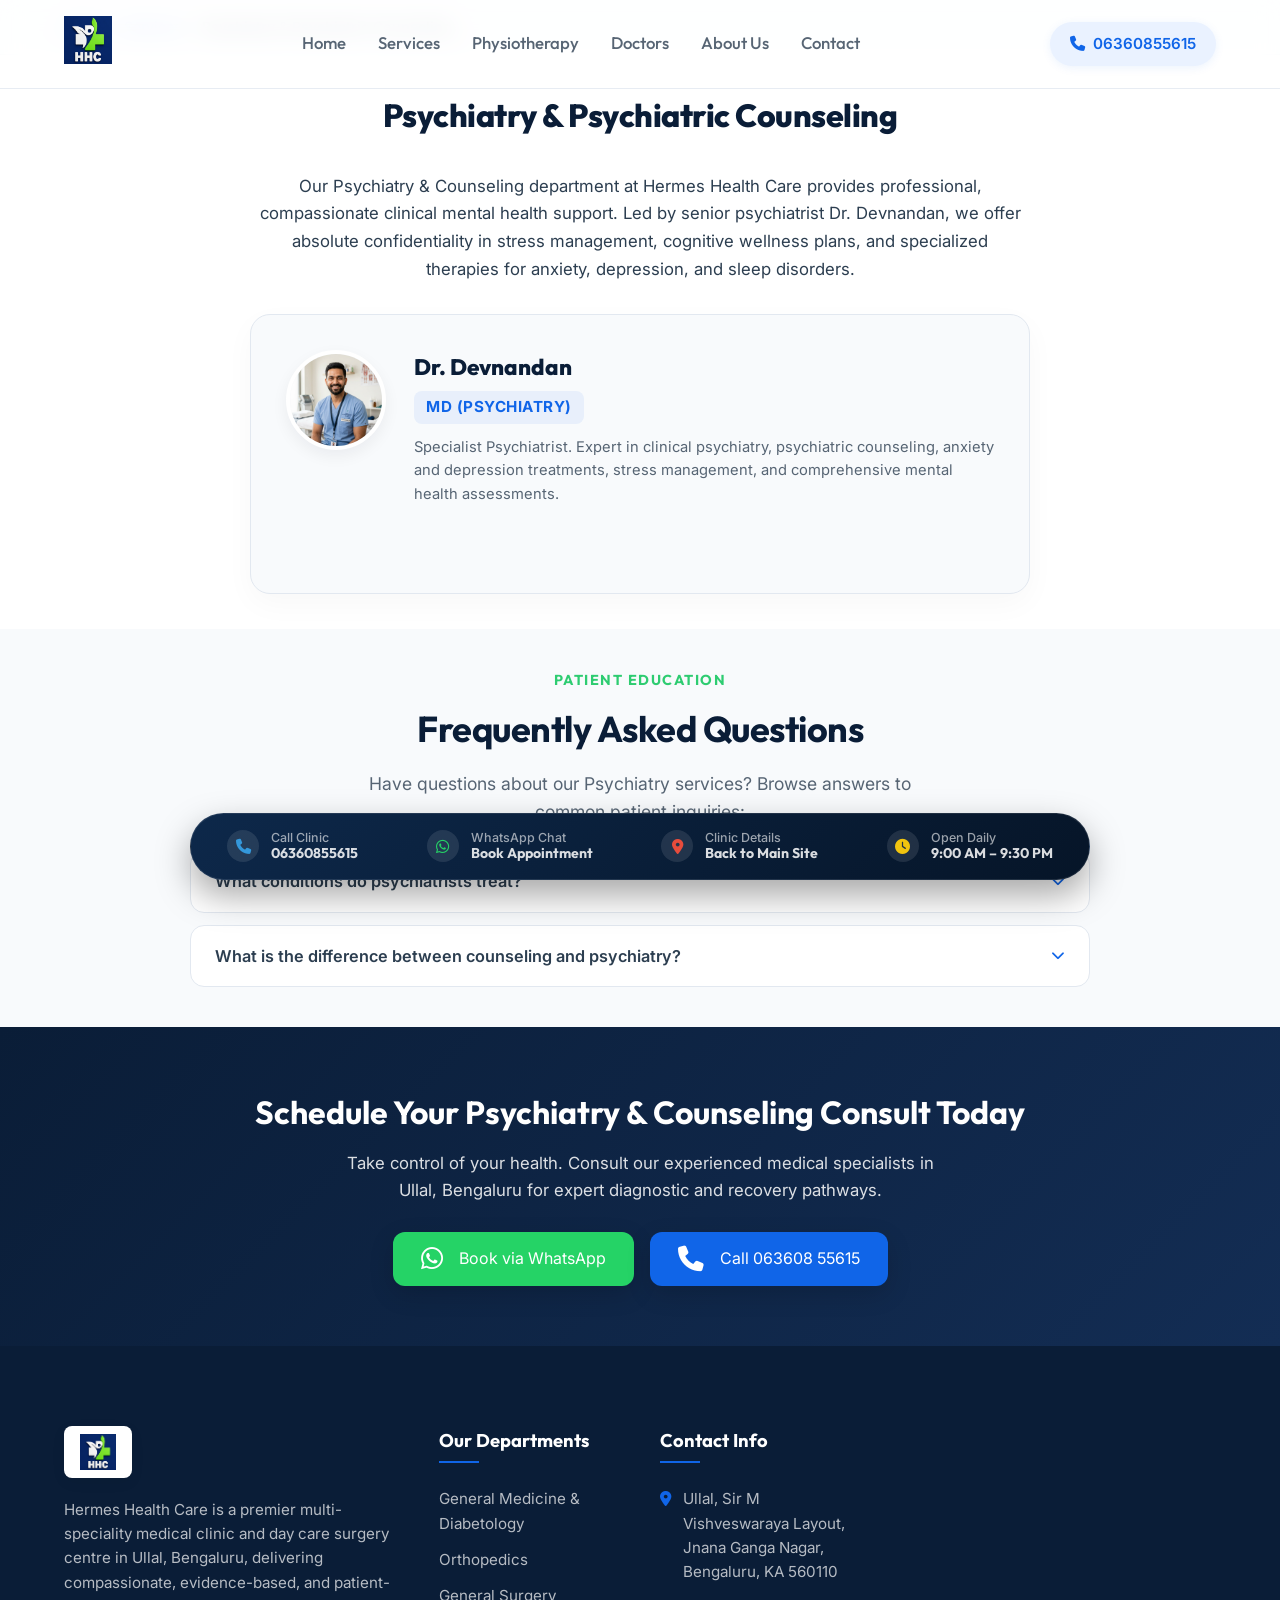
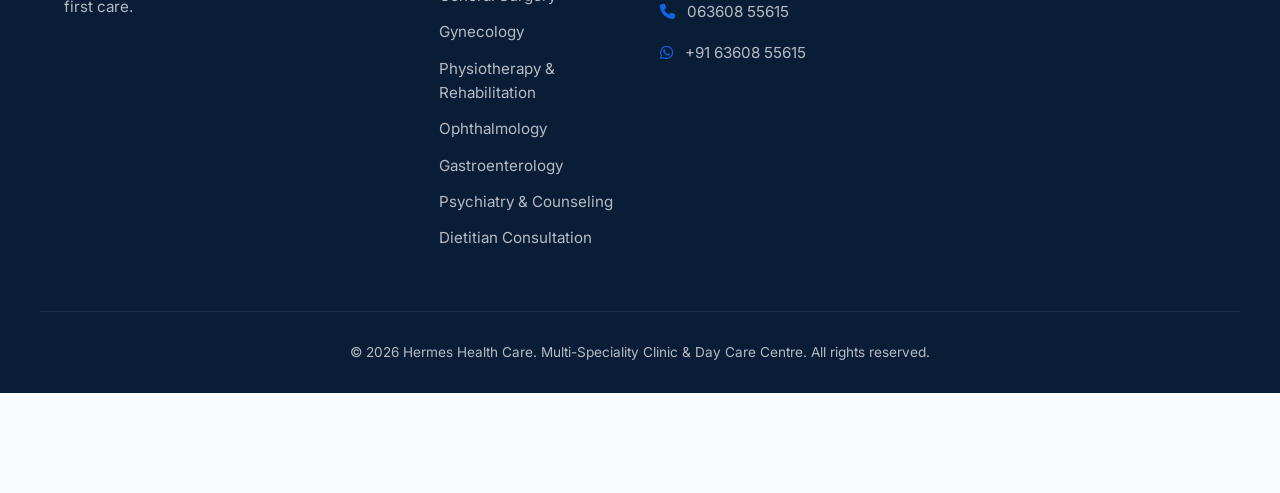
<file: psychiatry/index.html>
<!DOCTYPE html>
<html lang="en">
<head>
    <meta charset="UTF-8">
    <meta name="viewport" content="width=device-width, initial-scale=1.0">
    <title>Best Psychiatrist & Counseling in Ullal Bengaluru | Hermes Health Care</title>
    <meta name="description" content="Consult experienced psychiatrists and clinical psychologists in Ullal, Bengaluru for anxiety, depression, mood disorders, and psychological counseling. Call 063608 55615.">
    <meta name="keywords" content="psychiatrist near me, counseling Ullal, mental health doctor Bengaluru, depression therapist, anxiety counseling">
    <meta name="robots" content="index, follow">
    <link class="canonical" rel="canonical" href="https://hermeshealthcare.in/psychiatry/index.html">

    <!-- Open Graph -->
    <meta property="og:type" content="website">
    <meta property="og:url" content="https://hermeshealthcare.in/psychiatry/index.html">
    <meta property="og:title" content="Best Psychiatrist & Counseling in Ullal Bengaluru | Hermes Health Care">
    <meta property="og:description" content="Consult experienced psychiatrists and clinical psychologists in Ullal, Bengaluru for anxiety, depression, mood disorders, and psychological counseling. Call 063608 55615.">
    <meta property="og:image" content="../images/logo.png">

    <!-- Twitter -->
    <meta property="twitter:card" content="summary_large_image">
    <meta property="twitter:url" content="https://hermeshealthcare.in/psychiatry/index.html">
    <meta property="twitter:title" content="Best Psychiatrist & Counseling in Ullal Bengaluru | Hermes Health Care">
    <meta property="twitter:description" content="Consult experienced psychiatrists and clinical psychologists in Ullal, Bengaluru for anxiety, depression, mood disorders, and psychological counseling. Call 063608 55615.">
    <meta property="twitter:image" content="../images/logo.png">

    <!-- Fonts & Icons -->
    <link rel="preconnect" href="https://fonts.googleapis.com">
    <link rel="preconnect" href="https://fonts.gstatic.com" crossorigin>
    <link href="https://fonts.googleapis.com/css2?family=Inter:wght@400;500;600;700&family=Outfit:wght@400;500;600;700;800&display=swap" rel="stylesheet">
    <link rel="stylesheet" href="https://cdnjs.cloudflare.com/ajax/libs/font-awesome/6.4.0/css/all.min.css">
    <link rel="stylesheet" href="../styles.css">

    <!-- JSON-LD Structured Data -->
    <script type="application/ld+json">
    [
      {
        "@context": "https://schema.org",
        "@type": "MedicalClinic",
        "name": "Hermes Health Care",
        "alternateName": "Hermes Health Care - Psychiatry",
        "image": "https://hermeshealthcare.in/images/logo.png",
        "@id": "https://hermeshealthcare.in/psychiatry/#clinic",
        "url": "https://hermeshealthcare.in/psychiatry/index.html",
        "telephone": "+91 63608 55615",
        "priceRange": "$$",
        "address": {
          "@type": "PostalAddress",
          "streetAddress": "Ullal, Sir M Vishveswaraya Layout, Jnana Ganga Nagar",
          "addressLocality": "Bengaluru",
          "addressRegion": "Karnataka",
          "postalCode": "560110",
          "addressCountry": "IN"
        },
        "geo": {
          "@type": "GeoCoordinates",
          "latitude": 12.9602,
          "longitude": 77.4988
        },
        "openingHoursSpecification": {
          "@type": "OpeningHoursSpecification",
          "dayOfWeek": [
            "Monday",
            "Tuesday",
            "Wednesday",
            "Thursday",
            "Friday",
            "Saturday",
            "Sunday"
          ],
          "opens": "09:00",
          "closes": "21:30"
        },
        "medicalSpecialty": [
          "Psychiatric",
          "PrimaryCare"
        ]
      },
      {
        "@context": "https://schema.org",
        "@type": "Service",
        "name": "Psychiatry & Psychiatric Counseling",
        "provider": {
          "@type": "MedicalClinic",
          "name": "Hermes Health Care"
        },
        "areaServed": [
          {
            "@type": "AdministrativeArea",
            "name": "Ullal, Bengaluru"
          },
          {
            "@type": "AdministrativeArea",
            "name": "Jnana Ganga Nagar, Bengaluru"
          },
          {
            "@type": "AdministrativeArea",
            "name": "Rajarajeshwari Nagar, Bengaluru"
          },
          {
            "@type": "AdministrativeArea",
            "name": "Kengeri, Bengaluru"
          },
          {
            "@type": "AdministrativeArea",
            "name": "Nagarbhavi, Bengaluru"
          }
        ]
      },
      {
        "@context": "https://schema.org",
        "@type": "Physician",
        "name": "Dr. Devnandan",
        "medicalSpecialty": [
          "Psychiatric"
        ],
        "worksFor": {
          "@type": "MedicalClinic",
          "name": "Hermes Health Care"
        },
        "telephone": "+91 63608 55615",
        "address": {
          "@type": "PostalAddress",
          "streetAddress": "Ullal, Sir M Vishveswaraya Layout, Jnana Ganga Nagar",
          "addressLocality": "Bengaluru",
          "addressRegion": "Karnataka",
          "postalCode": "560110",
          "addressCountry": "IN"
        }
      },
      {
        "@context": "https://schema.org",
        "@type": "FAQPage",
        "mainEntity": [
          {
            "@type": "Question",
            "name": "What conditions do psychiatrists treat?",
            "acceptedAnswer": {
              "@type": "Answer",
              "text": "Psychiatrists diagnose and manage various mental health conditions, including anxiety, depression, obsessive-compulsive disorder (OCD), mood swings, panic disorders, sleep disturbances, and age-related cognitive changes."
            }
          },
          {
            "@type": "Question",
            "name": "What is the difference between counseling and psychiatry?",
            "acceptedAnswer": {
              "@type": "Answer",
              "text": "Psychiatry involves medical diagnoses and pharmacological treatment of mental health conditions by a medical doctor, whereas counseling focuses on therapeutic talk sessions to address emotional and behavioral challenges."
            }
          }
        ]
      }
    ]
    </script>
</head>
<body>
    <!-- Header Navigation -->
    <header class="main-header" id="header">
        <div class="header-container">
            <a href="../index.html#home" class="logo-link">
                <img src="../images/logo.png" alt="Hermes Health Care Logo" class="clinic-logo">
            </a>
            <nav class="nav-menu" id="nav-menu" aria-label="Main Navigation">
                <ul>
                    <li><a href="../index.html#home" class="nav-link">Home</a></li>
                    <li><a href="../index.html#services" class="nav-link">Services</a></li>
                    <li><a href="../physiotherapy/index.html" class="nav-link">Physiotherapy</a></li>
                    <li><a href="#doctors" class="nav-link">Doctors</a></li>
                    <li><a href="../index.html#about" class="nav-link">About Us</a></li>
                    <li><a href="../index.html#contact" class="nav-link">Contact</a></li>
                </ul>
            </nav>
            <div class="header-cta">
                <a href="tel:+916360855615" class="btn-phone-header" aria-label="Call clinic at 06360855615">
                    <i class="fa-solid fa-phone"></i>
                    <span>06360855615</span>
                </a>
                <button class="mobile-menu-toggle" id="mobile-menu-toggle" aria-label="Toggle navigation menu">
                    <span class="bar"></span>
                    <span class="bar"></span>
                    <span class="bar"></span>
                </button>
            </div>
        </div>
    </header>

    <!-- Breadcrumb Navigation -->
    <nav class="breadcrumb-nav" aria-label="Breadcrumb">
        <ol itemscope itemtype="https://schema.org/BreadcrumbList">
            <li itemprop="itemListElement" itemscope itemtype="https://schema.org/ListItem">
                <a itemprop="item" href="../index.html#home">
                    <span itemprop="name">Home</span>
                </a>
                <meta itemprop="position" content="1" />
            </li>
            <li itemprop="itemListElement" itemscope itemtype="https://schema.org/ListItem">
                <a itemprop="item" href="../index.html#services">
                    <span itemprop="name">Services</span>
                </a>
                <meta itemprop="position" content="2" />
            </li>
            <li itemprop="itemListElement" itemscope itemtype="https://schema.org/ListItem">
                <span itemprop="name">Psychiatry & Psychiatric Counseling</span>
                <meta itemprop="position" content="3" />
            </li>
        </ol>
    </nav>

    <!-- Service Details & Doctor Section -->
    <section class="service-details-section">
        <div class="section-container">
            <h1 class="details-service-title">Psychiatry & Psychiatric Counseling</h1>
            
            <p class="details-service-intro" style="font-size: 1.05rem; line-height: 1.65; color: var(--color-text-dark); text-align: center; max-width: 800px; margin: 0 auto 30px auto; padding: 0 16px;">
                Our Psychiatry & Counseling department at Hermes Health Care provides professional, compassionate clinical mental health support. Led by senior psychiatrist Dr. Devnandan, we offer absolute confidentiality in stress management, cognitive wellness plans, and specialized therapies for anxiety, depression, and sleep disorders.
            </p>

            <div class="details-doctors-grid">
                <!-- Doctor: Dr. Devnandan -->
                <div class="details-doctor-card">
                    <div class="doctor-profile">
                        <img src="../images/doctor-devnandan.png" alt="Dr. Devnandan" class="doctor-avatar">
                        <div class="doctor-meta">
                            <h3 class="doctor-name">Dr. Devnandan</h3>
                            <span class="doctor-specialty">MD (Psychiatry)</span>
                            <p class="doctor-bio">Specialist Psychiatrist. Expert in clinical psychiatry, psychiatric counseling, anxiety and depression treatments, stress management, and comprehensive mental health assessments.</p>
                        </div>
                    </div>
                </div>
            </div>
        </div>
    </section>

    <!-- Frequently Asked Questions Section -->
    <section class="faq-section" id="faq">
        <div class="section-container">
            <span class="section-tagline" style="text-align: center; display: block;">PATIENT EDUCATION</span>
            <h2 class="section-title" style="text-align: center;">Frequently Asked Questions</h2>
            <p class="section-subtitle" style="text-align: center;">Have questions about our Psychiatry services? Browse answers to common patient inquiries:</p>
            
            <div class="faq-grid">
                <div class="faq-item">
                    <button class="faq-question">
                        <span>What conditions do psychiatrists treat?</span>
                        <i class="fa-solid fa-chevron-down"></i>
                    </button>
                    <div class="faq-answer">
                        <p>Psychiatrists diagnose and manage various mental health conditions, including anxiety, depression, obsessive-compulsive disorder (OCD), mood swings, panic disorders, sleep disturbances, and age-related cognitive changes.</p>
                    </div>
                </div>
                <div class="faq-item">
                    <button class="faq-question">
                        <span>What is the difference between counseling and psychiatry?</span>
                        <i class="fa-solid fa-chevron-down"></i>
                    </button>
                    <div class="faq-answer">
                        <p>Psychiatry involves medical diagnoses and pharmacological treatment of mental health conditions by a medical doctor, whereas counseling focuses on therapeutic talk sessions to address emotional and behavioral challenges.</p>
                    </div>
                </div>
            </div>
        </div>
    </section>

    <!-- Book Appointment Section -->
    <section class="book-section" id="appointment">
        <h2>Schedule Your Psychiatry & Counseling Consult Today</h2>
        <p>Take control of your health. Consult our experienced medical specialists in Ullal, Bengaluru for expert diagnostic and recovery pathways.</p>
        <div class="cta-buttons">
            <a href="https://wa.me/916360855615?text=Hello%20Hermes%20Health%20Care,%20I%20would%20like%20to%20book%20a%20Psychiatry%20appointment." target="_blank" rel="noopener noreferrer" class="btn-hero-whatsapp">
                <i class="fa-brands fa-whatsapp"></i>
                <span>Book via WhatsApp</span>
            </a>
            <a href="tel:+916360855615" class="btn-hero-call">
                <i class="fa-solid fa-phone"></i>
                <span>Call 063608 55615</span>
            </a>
        </div>
    </section>

    <!-- Footer -->
    <footer class="site-footer">
        <div class="footer-grid">
            <div class="footer-info-col">
                <div class="footer-logo-wrapper">
                    <img src="../images/logo.png" alt="Hermes Health Care Logo" class="footer-logo">
                </div>
                <p class="footer-about-text">Hermes Health Care is a premier multi-speciality medical clinic and day care surgery centre in Ullal, Bengaluru, delivering compassionate, evidence-based, and patient-first care.</p>
            </div>
            <div class="footer-links-col">
                <h4 class="footer-col-title">Our Departments</h4>
                <ul class="footer-links">
                    <li><a href="../general-medicine/index.html">General Medicine & Diabetology</a></li>
                    <li><a href="../orthopaedics/index.html">Orthopedics</a></li>
                    <li><a href="../general-surgery/index.html">General Surgery</a></li>
                    <li><a href="../gynecology/index.html">Gynecology</a></li>
                    <li><a href="../physiotherapy/index.html">Physiotherapy & Rehabilitation</a></li>
                    <li><a href="../ophthalmology/index.html">Ophthalmology</a></li>
                    <li><a href="../gastroenterology/index.html">Gastroenterology</a></li>
                    <li><a href="../psychiatry/index.html">Psychiatry & Counseling</a></li>
                    <li><a href="../dietitian/index.html">Dietitian Consultation</a></li>
                </ul>
            </div>
            <div class="footer-contact-col">
                <h4 class="footer-col-title">Contact Info</h4>
                <p><i class="fa-solid fa-location-dot"></i> Ullal, Sir M Vishveswaraya Layout, Jnana Ganga Nagar, Bengaluru, KA 560110</p>
                <p><i class="fa-solid fa-phone"></i> <a href="tel:+916360855615">063608 55615</a></p>
                <p><i class="fa-brands fa-whatsapp"></i> <a href="https://wa.me/916360855615">+91 63608 55615</a></p>
            </div>
        </div>
        <div class="footer-bottom">
            <p>&copy; 2026 Hermes Health Care. Multi-Speciality Clinic & Day Care Centre. All rights reserved.</p>
        </div>
    </footer>

    <!-- Bottom Sticky Bar -->
    <div class="bottom-sticky-bar">
        <a href="tel:+916360855615" class="sticky-item sticky-call">
            <div class="sticky-icon"><i class="fa-solid fa-phone"></i></div>
            <div class="sticky-text">
                <span class="sticky-title">Call Clinic</span>
                <span class="sticky-subtitle">06360855615</span>
            </div>
        </a>
        <a href="https://wa.me/916360855615?text=Hello%20Hermes%20Health%20Care,%20I%20would%20like%20to%20book%20an%20appointment." target="_blank" rel="noopener noreferrer" class="sticky-item sticky-whatsapp">
            <div class="sticky-icon"><i class="fa-brands fa-whatsapp"></i></div>
            <div class="sticky-text">
                <span class="sticky-title">WhatsApp Chat</span>
                <span class="sticky-subtitle">Book Appointment</span>
            </div>
        </a>
        <a href="../index.html#contact" class="sticky-item sticky-directions">
            <div class="sticky-icon"><i class="fa-solid fa-location-dot"></i></div>
            <div class="sticky-text">
                <span class="sticky-title">Clinic Details</span>
                <span class="sticky-subtitle">Back to Main Site</span>
            </div>
        </a>
        <div class="sticky-item sticky-hours">
            <div class="sticky-icon"><i class="fa-solid fa-clock"></i></div>
            <div class="sticky-text">
                <span class="sticky-title">Open Daily</span>
                <span class="sticky-subtitle">9:00 AM – 9:30 PM</span>
            </div>
        </div>
    </div>

    <script src="../scripts.js"></script>
</body>
</html>
</file>
<file: styles.css>
/* ==========================================================================
   Hermes Health Care - Premium Design System & Stylesheet
   ========================================================================== */

/* 1. CSS Custom Properties / Tokens */
:root {
    /* Colors */
    --color-primary: #1065e8;      /* Clinical Blue */
    --color-primary-hover: #0d52be;
    --color-secondary: #0a1d37;    /* Deep Navy */
    --color-success: #25d366;      /* WhatsApp Green */
    --color-success-hover: #20b858;
    --color-text-dark: #2c3e50;
    --color-text-muted: #576574;
    --color-bg-light: #f8fafc;
    --color-bg-white: #ffffff;
    --color-border: #e2e8f0;

    /* Service Theme Gradients & Accents */
    --theme-blue: #1065e8;
    --theme-blue-light: rgba(16, 101, 232, 0.05);
    
    --theme-green: #2ecc71;
    --theme-green-light: rgba(46, 204, 113, 0.05);
    
    --theme-teal: #1abc9c;
    --theme-teal-light: rgba(26, 188, 156, 0.05);
    
    --theme-purple: #9b59b6;
    --theme-purple-light: rgba(155, 89, 182, 0.05);
    
    --theme-orange: #e67e22;
    --theme-orange-light: rgba(230, 126, 34, 0.05);
    
    --theme-pink: #e74c3c;
    --theme-pink-light: rgba(231, 76, 60, 0.05);

    /* Fonts */
    --font-heading: 'Outfit', sans-serif;
    --font-body: 'Inter', sans-serif;

    /* Spacing */
    --section-padding: 40px 0;
    --container-max-width: 1200px;
}

/* 2. Global Resets & Base Styles */
* {
    margin: 0;
    padding: 0;
    box-sizing: border-box;
}

html, body {
    overflow-x: hidden;
}

html {
    scroll-behavior: smooth;
    font-size: 16px;
}

body {
    font-family: var(--font-body);
    background-color: var(--color-bg-light);
    color: var(--color-text-dark);
    line-height: 1.6;
    padding-bottom: 100px; /* Space for the bottom sticky bar */
}

.section-container {
    width: 100%;
    max-width: var(--container-max-width);
    margin: 0 auto;
    padding: 0 24px;
}

/* Typography & Headings */
h1, h2, h3, h4, h5, h6 {
    font-family: var(--font-heading);
    color: var(--color-secondary);
    font-weight: 700;
}

.section-tagline {
    display: block;
    font-family: var(--font-heading);
    font-weight: 700;
    font-size: 0.9rem;
    color: var(--theme-green);
    text-transform: uppercase;
    letter-spacing: 1.5px;
    margin-bottom: 8px;
    text-align: center;
}

.section-title {
    font-size: 2.25rem;
    text-align: center;
    margin-bottom: 12px;
    letter-spacing: -0.5px;
}

.section-subtitle {
    font-size: 1.1rem;
    color: var(--color-text-muted);
    text-align: center;
    margin-bottom: 24px;
    max-width: 600px;
    margin-left: auto;
    margin-right: auto;
}

a {
    text-decoration: none;
    transition: all 0.3s ease;
}

/* 3. Header & Navigation */
.main-header {
    position: fixed;
    top: 0;
    left: 0;
    width: 100%;
    z-index: 1000;
    background: rgba(255, 255, 255, 0.85);
    backdrop-filter: blur(12px);
    -webkit-backdrop-filter: blur(12px);
    border-bottom: 1px solid rgba(226, 232, 240, 0.8);
    transition: all 0.3s ease;
}

.main-header.scrolled {
    padding: 8px 0;
    box-shadow: 0 4px 20px rgba(0, 0, 0, 0.05);
    background: rgba(255, 255, 255, 0.95);
}

.header-container {
    max-width: var(--container-max-width);
    margin: 0 auto;
    padding: 16px 24px;
    display: flex;
    justify-content: space-between;
    align-items: center;
}

.clinic-logo {
    height: 48px;
    width: auto;
    object-fit: contain;
    transition: transform 0.3s ease;
}

.clinic-logo:hover {
    transform: scale(1.03);
}

.nav-menu ul {
    display: flex;
    list-style: none;
    gap: 32px;
}

.nav-link {
    font-family: var(--font-heading);
    font-weight: 500;
    color: var(--color-text-muted);
    font-size: 1.05rem;
    position: relative;
    padding: 8px 0;
}

.nav-link::after {
    content: '';
    position: absolute;
    bottom: 0;
    left: 0;
    width: 0;
    height: 2px;
    background-color: var(--color-primary);
    transition: width 0.3s ease;
}

.nav-link:hover,
.nav-link.active {
    color: var(--color-primary);
}

.nav-link.active::after {
    width: 100%;
}

.header-cta {
    display: flex;
    align-items: center;
    gap: 16px;
}

.btn-phone-header {
    background-color: #eaf2ff;
    color: var(--color-primary);
    padding: 10px 20px;
    border-radius: 50px;
    font-weight: 600;
    display: flex;
    align-items: center;
    gap: 8px;
    font-size: 0.95rem;
    box-shadow: 0 2px 10px rgba(16, 101, 232, 0.08);
}

.btn-phone-header:hover {
    background-color: var(--color-primary);
    color: var(--color-bg-white);
    transform: translateY(-2px);
    box-shadow: 0 4px 15px rgba(16, 101, 232, 0.2);
}

.mobile-menu-toggle {
    display: none;
    flex-direction: column;
    gap: 6px;
    background: none;
    border: none;
    cursor: pointer;
    padding: 4px;
}

.mobile-menu-toggle .bar {
    width: 25px;
    height: 2px;
    background-color: var(--color-secondary);
    transition: all 0.3s ease;
}

/* 4. Hero Section */
.hero-section {
    position: relative;
    padding-top: 115px;
    padding-bottom: 60px;
    background-size: cover;
    background-position: right center;
    background-repeat: no-repeat;
    overflow: hidden;
}

.hero-overlay {
    position: absolute;
    top: 0;
    left: 0;
    width: 100%;
    height: 100%;
    background: linear-gradient(90deg, rgba(248, 250, 252, 0.95) 45%, rgba(248, 250, 252, 0.4) 100%);
    z-index: 1;
}

.hero-container {
    position: relative;
    z-index: 2;
    max-width: var(--container-max-width);
    margin: 0 auto;
    padding: 0 24px;
    display: flex;
    flex-direction: column;
    align-items: center;
    text-align: center;
}

.hero-content {
    max-width: 800px;
}

.hero-title {
    font-size: 2.8rem;
    line-height: 1.15;
    color: var(--color-secondary);
    margin-bottom: 20px;
    letter-spacing: -1px;
}

.hero-subtitle {
    font-size: 1.25rem;
    color: var(--color-text-muted);
    margin-bottom: 36px;
    line-height: 1.5;
}

.hero-actions {
    display: flex;
    flex-wrap: wrap;
    gap: 20px;
    justify-content: center;
    margin-bottom: 0;
}

.btn-hero-call,
.btn-hero-whatsapp {
    padding: 14px 28px;
    border-radius: 12px;
    color: var(--color-bg-white);
    display: flex;
    align-items: center;
    gap: 16px;
    box-shadow: 0 8px 24px rgba(0, 0, 0, 0.15);
    transition: all 0.3s ease;
}

.btn-hero-call i,
.btn-hero-whatsapp i {
    font-size: 1.6rem;
}

.btn-hero-call {
    background-color: var(--color-primary);
}

.btn-hero-call:hover {
    background-color: var(--color-primary-hover);
    transform: translateY(-3px);
    box-shadow: 0 12px 30px rgba(16, 101, 232, 0.25);
}

.btn-hero-whatsapp {
    background-color: var(--color-success);
}

.btn-hero-whatsapp:hover {
    background-color: var(--color-success-hover);
    transform: translateY(-3px);
    box-shadow: 0 12px 30px rgba(37, 211, 102, 0.25);
}

.btn-subtext {
    font-size: 1.15rem;
    font-family: var(--font-heading);
}

.hero-features {
    display: flex;
    gap: 32px;
    flex-wrap: wrap;
}

.feature-badge {
    display: flex;
    align-items: center;
    gap: 12px;
    font-size: 0.95rem;
    color: var(--color-text-dark);
    font-weight: 600;
}

.badge-icon {
    width: 36px;
    height: 36px;
    border-radius: 50px;
    background-color: rgba(16, 101, 232, 0.08);
    color: var(--color-primary);
    display: flex;
    align-items: center;
    justify-content: center;
    font-size: 1rem;
}

/* Floating Priority Card */
.hero-visual {
    position: relative;
    height: 100%;
    min-height: 350px;
    display: flex;
    justify-content: flex-end;
    align-items: center;
}

.priority-floating-card {
    position: absolute;
    right: 40px;
    bottom: 60px;
    background: var(--color-bg-white);
    border-radius: 50%;
    width: 140px;
    height: 140px;
    display: flex;
    flex-direction: column;
    justify-content: center;
    align-items: center;
    text-align: center;
    box-shadow: 0 15px 35px rgba(16, 101, 232, 0.15);
    border: 4px solid var(--color-bg-light);
    animation: floatCard 6s ease-in-out infinite;
    z-index: 3;
}

.priority-icon-wrapper {
    color: var(--color-primary);
    font-size: 1.8rem;
    margin-bottom: 6px;
}

.priority-text {
    display: flex;
    flex-direction: column;
    line-height: 1.2;
}

.priority-title {
    font-family: var(--font-heading);
    font-weight: 700;
    font-size: 0.85rem;
    color: var(--color-secondary);
}

.priority-subtitle {
    font-family: var(--font-heading);
    font-weight: 500;
    font-size: 0.75rem;
    color: var(--color-text-muted);
}

@keyframes floatCard {
    0%, 100% {
        transform: translateY(0);
    }
    50% {
        transform: translateY(-15px);
    }
}

/* 5. Services Section */
.services-section {
    padding: var(--section-padding);
    background-color: var(--color-bg-white);
}

.services-grid {
    display: grid;
    grid-template-columns: repeat(3, 1fr);
    gap: 24px;
    margin-top: 40px;
}

/* Service Card Design - Clean, vertical, no description */
.service-card {
    background-color: var(--color-bg-light);
    border-radius: 20px;
    padding: 24px;
    border: 1px solid var(--color-border);
    display: flex;
    flex-direction: column;
    align-items: center;
    text-align: center;
    transition: all 0.3s cubic-bezier(0.4, 0, 0.2, 1);
    min-height: 160px;
    justify-content: center;
    text-decoration: none;
    cursor: pointer;
}

.service-card:hover {
    transform: translateY(-6px);
    box-shadow: 0 10px 25px rgba(16, 101, 232, 0.08);
    border-color: rgba(16, 101, 232, 0.15);
}

.service-icon-bubble {
    width: 48px;
    height: 48px;
    border-radius: 12px;
    display: flex;
    align-items: center;
    justify-content: center;
    font-size: 1.25rem;
    color: var(--color-bg-white);
    margin-bottom: 16px;
    transition: transform 0.3s ease;
}

.service-card:hover .service-icon-bubble {
    transform: scale(1.1);
}

.service-card-title {
    font-size: 1.05rem;
    font-weight: 700;
    line-height: 1.3;
    margin-bottom: 16px;
    color: var(--color-text-main);
    font-family: var(--font-heading);
}

.btn-service-details {
    display: inline-flex;
    align-items: center;
    justify-content: center;
    gap: 6px;
    padding: 8px 16px;
    border-radius: 8px;
    font-size: 0.78rem;
    font-weight: 600;
    text-decoration: none;
    transition: all 0.25s ease;
    border: 1px solid var(--color-border);
    background-color: var(--color-bg-white);
    color: var(--color-text-main);
    margin-top: auto;
}

.service-card:hover .btn-service-details {
    background-color: var(--color-primary);
    color: var(--color-bg-white);
    border-color: var(--color-primary);
}

/* 6. Facilities Section */
.facilities-section {
    padding: var(--section-padding);
    background-color: var(--color-bg-light);
    border-top: 1px solid var(--color-border);
}

.facilities-grid {
    display: grid;
    grid-template-columns: repeat(4, 1fr);
    gap: 20px;
    margin-top: 40px;
}

.facility-card {
    background-color: var(--color-bg-white);
    border-radius: 16px;
    padding: 20px;
    border: 1px solid var(--color-border);
    display: flex;
    align-items: center;
    gap: 16px;
    transition: all 0.3s ease;
}

.facility-card:hover {
    transform: translateY(-4px);
    box-shadow: 0 8px 24px rgba(0, 0, 0, 0.04);
    border-color: rgba(16, 101, 232, 0.15);
}

.facility-icon-wrapper {
    width: 42px;
    height: 42px;
    border-radius: 10px;
    background-color: var(--theme-blue-light);
    color: var(--theme-blue);
    display: flex;
    align-items: center;
    justify-content: center;
    font-size: 1.1rem;
    flex-shrink: 0;
}

.facility-name {
    font-size: 0.92rem;
    font-weight: 600;
    color: var(--color-text-main);
    line-height: 1.4;
}

/* Facility Subsection Styles */
.facility-subsection {
    margin-bottom: 40px;
}

.facility-sub-title {
    font-size: 1.3rem;
    font-family: 'Outfit', sans-serif;
    font-weight: 700;
    color: var(--color-secondary);
    margin-bottom: 20px;
    text-align: center;
}

/* Physiotherapy Services Grid (Desktop) */
.physio-services-grid {
    display: grid;
    grid-template-columns: repeat(4, 1fr);
    gap: 16px;
    margin-top: 30px;
}

.physio-service-card {
    background-color: var(--color-bg-white);
    border-radius: 16px;
    padding: 20px 12px;
    border: 1px solid var(--color-border);
    display: flex;
    flex-direction: column;
    align-items: center;
    text-align: center;
    transition: all 0.3s ease;
    justify-content: center;
    min-height: 120px;
}

.physio-service-card:hover {
    transform: translateY(-4px);
    box-shadow: 0 8px 24px rgba(0, 0, 0, 0.05);
    border-color: rgba(16, 101, 232, 0.2);
}

.physio-service-card-icon {
    font-size: 1.8rem;
    margin-bottom: 8px;
    display: flex;
    align-items: center;
    justify-content: center;
}

.physio-service-card-title {
    font-size: 0.92rem;
    font-weight: 600;
    color: var(--color-text-main);
    line-height: 1.35;
}

/* Individual Service Pages - Small Hero */
/* Individual Service Pages - Small Hero */
.service-hero {
    position: relative;
    padding-top: 110px;
    padding-bottom: 55px;
    background-size: cover;
    background-position: center;
    background-repeat: no-repeat;
    overflow: hidden;
    background-color: #f1f5f9;
    border-bottom: 1px solid var(--color-border);
}

.service-hero .hero-overlay {
    background: linear-gradient(180deg, rgba(241, 245, 249, 0.88) 0%, rgba(248, 250, 252, 0.98) 100%);
    position: absolute;
    top: 0;
    left: 0;
    width: 100%;
    height: 100%;
    z-index: 1;
}

.service-hero-container {
    position: relative;
    z-index: 2;
    max-width: var(--container-max-width);
    margin: 0 auto;
    padding: 0 24px;
    text-align: center;
}

.service-hero-title {
    font-size: 2.2rem;
    font-family: var(--font-heading);
    font-weight: 800;
    color: var(--color-secondary);
    margin-bottom: 10px;
    letter-spacing: -0.5px;
}

.service-hero-subtitle {
    font-size: 0.96rem;
    color: var(--color-text-muted);
    max-width: 680px;
    margin: 0 auto;
    line-height: 1.6;
}

/* Service Details & Doctor Section */
.service-details-section {
    padding: 35px 0;
    background-color: var(--color-bg-white);
}

.details-service-title {
    font-size: 2rem;
    font-weight: 800;
    font-family: var(--font-heading);
    color: var(--color-secondary);
    margin-bottom: 32px;
    text-align: center;
    letter-spacing: -0.5px;
}

.details-service-name {
    font-size: 1.8rem;
    font-weight: 800;
    font-family: var(--font-heading);
    color: var(--color-secondary);
    margin-bottom: 16px;
    text-align: center;
}

.details-service-description {
    font-size: 1rem;
    color: var(--color-text-dark);
    text-align: center;
    max-width: 780px;
    margin: 0 auto 45px auto;
    line-height: 1.65;
    padding: 0 24px;
}

.details-doctors-grid {
    display: flex;
    flex-direction: column;
    gap: 32px;
    max-width: 780px;
    margin: 0 auto;
}

.details-doctor-card {
    background-color: var(--color-bg-light);
    border: 1px solid var(--color-border);
    border-radius: 20px;
    padding: 35px;
    box-shadow: 0 10px 30px rgba(15, 23, 42, 0.03);
    transition: transform 0.25s ease, box-shadow 0.25s ease;
}

.details-doctor-card:hover {
    transform: translateY(-2px);
    box-shadow: 0 12px 32px rgba(15, 23, 42, 0.06);
}

.doctor-profile {
    display: flex;
    gap: 28px;
    align-items: flex-start;
    margin-bottom: 28px;
}

.doctor-avatar {
    width: 100px;
    height: 100px;
    border-radius: 50%;
    object-fit: cover;
    background-color: var(--color-border);
    border: 4px solid var(--color-bg-white);
    box-shadow: 0 6px 16px rgba(15, 23, 42, 0.06);
    flex-shrink: 0;
}

.doctor-meta {
    flex-grow: 1;
}

.doctor-meta .doctor-name {
    font-size: 1.4rem;
    font-weight: 800;
    margin-bottom: 6px;
    color: var(--color-secondary);
}

.doctor-meta .doctor-specialty {
    font-size: 0.95rem;
    color: var(--color-primary);
    font-weight: 700;
    display: inline-block;
    margin-bottom: 12px;
    background-color: rgba(16, 101, 232, 0.07);
    padding: 4px 12px;
    border-radius: 8px;
}

.doctor-meta .doctor-bio {
    font-size: 0.92rem;
    color: var(--color-text-muted);
    line-height: 1.6;
}

.doctor-action-buttons {
    display: grid;
    grid-template-columns: repeat(4, 1fr);
    gap: 14px;
    border-top: 1px solid var(--color-border);
    padding-top: 24px;
}

.btn-action {
    display: inline-flex;
    align-items: center;
    justify-content: center;
    gap: 8px;
    padding: 14px 16px;
    border-radius: 12px;
    font-size: 0.9rem;
    font-weight: 700;
    text-decoration: none;
    transition: all 0.25s cubic-bezier(0.4, 0, 0.2, 1);
    text-align: center;
    box-shadow: 0 4px 12px rgba(15, 23, 42, 0.04);
}

.btn-action i {
    font-size: 1.05rem;
}

.btn-call {
    background-color: #27ae60;
    color: white;
    border: 1px solid #27ae60;
}
.btn-call:hover {
    background-color: #219653;
    border-color: #219653;
    transform: translateY(-2px);
    box-shadow: 0 6px 16px rgba(39, 174, 96, 0.25);
}

.btn-whatsapp {
    background-color: #25d366;
    color: white;
    border: 1px solid #25d366;
}
.btn-whatsapp:hover {
    background-color: #20ba5a;
    border-color: #20ba5a;
    transform: translateY(-2px);
    box-shadow: 0 6px 16px rgba(37, 211, 102, 0.25);
}

.btn-book {
    background-color: var(--color-primary);
    color: white;
    border: 1px solid var(--color-primary);
}
.btn-book:hover {
    background-color: var(--color-primary-hover);
    border-color: var(--color-primary-hover);
    transform: translateY(-2px);
    box-shadow: 0 6px 16px rgba(16, 101, 232, 0.25);
}

.btn-clinic-phone {
    background-color: var(--color-secondary);
    color: white;
    border: 1px solid var(--color-secondary);
}
.btn-clinic-phone:hover {
    background-color: #122f56;
    border-color: #122f56;
    transform: translateY(-2px);
    box-shadow: 0 6px 16px rgba(10, 29, 55, 0.25);
}


/* Service Card Color Accents */
.theme-blue .service-icon-bubble {
    background-color: var(--theme-blue);
}
.theme-blue .service-card-title {
    color: var(--theme-blue);
}
.theme-blue {
    background-color: var(--theme-blue-light);
}

.theme-green .service-icon-bubble {
    background-color: var(--theme-green);
}
.theme-green .service-card-title {
    color: var(--theme-green);
}
.theme-green {
    background-color: var(--theme-green-light);
}

.theme-teal .service-icon-bubble {
    background-color: var(--theme-teal);
}
.theme-teal .service-card-title {
    color: var(--theme-teal);
}
.theme-teal {
    background-color: var(--theme-teal-light);
}

.theme-purple .service-icon-bubble {
    background-color: var(--theme-purple);
}
.theme-purple .service-card-title {
    color: var(--theme-purple);
}
.theme-purple {
    background-color: var(--theme-purple-light);
}

.theme-orange .service-icon-bubble {
    background-color: var(--theme-orange);
}
.theme-orange .service-card-title {
    color: var(--theme-orange);
}
.theme-orange {
    background-color: var(--theme-orange-light);
}

.theme-pink .service-icon-bubble {
    background-color: var(--theme-pink);
}
.theme-pink .service-card-title {
    color: var(--theme-pink);
}
.theme-pink {
    background-color: var(--theme-pink-light);
}

/* 5b. (Clinical Sectors section styling removed - integrated into Services Layout) */

/* 5c. Physiotherapy Detail Section */
.physio-detail-section {
    padding: var(--section-padding);
    background: linear-gradient(180deg, rgba(16, 101, 232, 0.03) 0%, #ffffff 100%);
}

.physio-sector-grid {
    display: grid;
    grid-template-columns: repeat(2, 1fr);
    gap: 24px;
}

.physio-sector-card {
    background: var(--color-bg-white);
    border: 1px solid var(--color-border);
    border-radius: 24px;
    padding: 0;
    overflow: hidden;
    box-shadow: 0 10px 30px rgba(15, 23, 42, 0.04);
    display: flex;
    flex-direction: column;
    transition: all 0.3s ease;
}

.physio-sector-card:hover {
    transform: translateY(-5px);
    box-shadow: 0 16px 36px rgba(15, 23, 42, 0.08);
}

.physio-sector-img-wrapper {
    width: 100%;
    height: 200px;
    overflow: hidden;
    position: relative;
    border-bottom: 1px solid var(--color-border);
}

.physio-sector-img {
    width: 100%;
    height: 100%;
    object-fit: cover;
    transition: transform 0.5s ease;
}

.physio-sector-card:hover .physio-sector-img {
    transform: scale(1.06);
}

.physio-sector-content {
    padding: 28px;
    display: flex;
    flex-direction: column;
    flex-grow: 1;
}

.physio-sector-card h3 {
    font-size: 1.22rem;
    margin-bottom: 18px;
    color: var(--color-secondary);
}

.physio-service-list {
    display: grid;
    gap: 14px;
}

.physio-service-item {
    padding: 14px 16px;
    border-radius: 16px;
    background: rgba(16, 101, 232, 0.03);
    border: 1px solid rgba(16, 101, 232, 0.08);
}

.physio-service-item strong {
    display: block;
    font-family: var(--font-heading);
    font-size: 0.98rem;
    margin-bottom: 4px;
    color: var(--color-secondary);
}

.physio-service-item span {
    display: block;
    color: var(--color-text-muted);
    font-size: 0.9rem;
    line-height: 1.6;
}

.hero-main-img {
    width: 100%;
    max-width: 480px;
    height: 380px;
    object-fit: cover;
    border-radius: 24px;
    box-shadow: 0 20px 40px rgba(10, 29, 55, 0.12);
    border: 4px solid var(--color-bg-white);
    display: block;
}

.doctor-avatar-img {
    width: 100%;
    height: 100%;
    object-fit: cover;
    border-radius: 50%;
}

/* 6. Doctors Section */
.doctors-section {
    padding: var(--section-padding);
    background-color: var(--color-bg-light);
}

.doctors-grid {
    display: grid;
    grid-template-columns: repeat(4, 1fr);
    gap: 30px;
}

.doctor-card {
    background: var(--color-bg-white);
    border-radius: 20px;
    overflow: hidden;
    border: 1px solid var(--color-border);
    box-shadow: 0 4px 20px rgba(0, 0, 0, 0.02);
    transition: all 0.3s ease;
    text-align: center;
    padding: 30px;
}

.doctor-card-featured {
    border: 1px solid rgba(16, 101, 232, 0.18);
    box-shadow: 0 16px 36px rgba(16, 101, 232, 0.08);
}

.doctor-card:hover {
    transform: translateY(-8px);
    box-shadow: 0 12px 30px rgba(16, 101, 232, 0.06);
}

.doctor-avatar-wrapper {
    width: 100px;
    height: 100px;
    border-radius: 50%;
    background-color: var(--theme-blue-light);
    margin: 0 auto 20px auto;
    display: flex;
    align-items: center;
    justify-content: center;
}

.doctor-placeholder-avatar {
    font-size: 2.2rem;
    color: var(--color-primary);
}

.doctor-name {
    font-size: 1.3rem;
    margin-bottom: 6px;
}

.doctor-specialty {
    font-size: 0.9rem;
    color: var(--color-primary);
    font-weight: 600;
    text-transform: uppercase;
    display: block;
    margin-bottom: 16px;
    letter-spacing: 0.5px;
}

.doctor-sector-badge {
    display: inline-flex;
    align-items: center;
    justify-content: center;
    margin: 0 auto 16px auto;
    padding: 7px 14px;
    border-radius: 999px;
    background: rgba(16, 101, 232, 0.08);
    color: var(--color-primary);
    font-size: 0.78rem;
    font-weight: 700;
    letter-spacing: 0.6px;
    text-transform: uppercase;
}

.doctor-bio {
    font-size: 0.9rem;
    color: var(--color-text-muted);
    margin-bottom: 24px;
    line-height: 1.5;
}

.btn-doctor-book {
    display: inline-block;
    padding: 10px 24px;
    border-radius: 50px;
    border: 1px solid var(--color-primary);
    color: var(--color-primary);
    font-weight: 600;
    font-size: 0.9rem;
}

.btn-doctor-book:hover {
    background-color: var(--color-primary);
    color: var(--color-bg-white);
    transform: translateY(-2px);
}

/* 6b. Support Team Section */
.support-team-grid {
    display: grid;
    grid-template-columns: repeat(3, 1fr);
    gap: 24px;
}

.support-card {
    background: var(--color-bg-white);
    border: 1px solid var(--color-border);
    border-radius: 16px;
    padding: 24px;
    text-align: center;
    box-shadow: 0 4px 12px rgba(15, 23, 42, 0.02);
    transition: all 0.3s ease;
}

.support-card:hover {
    transform: translateY(-4px);
    box-shadow: 0 10px 24px rgba(15, 23, 42, 0.04);
}

.support-icon-wrapper {
    width: 48px;
    height: 48px;
    border-radius: 50%;
    display: flex;
    align-items: center;
    justify-content: center;
    margin: 0 auto 16px auto;
    font-size: 1.25rem;
}

.support-card h4 {
    font-size: 1.15rem;
    font-weight: 600;
    margin-bottom: 6px;
    color: var(--color-text-main);
}

.support-role {
    font-size: 0.9rem;
    color: var(--color-text-muted);
    margin-bottom: 12px;
}

.support-names {
    font-size: 0.98rem;
    font-weight: 600;
}

/* 6c. Full Body Checkup Section */
.checkup-grid {
    display: grid;
    grid-template-columns: repeat(3, 1fr);
    gap: 30px;
    margin-top: 40px;
}

.checkup-card {
    background: var(--color-bg-white);
    border: 1px solid var(--color-border);
    border-radius: 20px;
    padding: 30px;
    box-shadow: 0 10px 30px rgba(15, 23, 42, 0.02);
    transition: all 0.3s ease;
}

.checkup-card:hover {
    transform: translateY(-6px);
    box-shadow: 0 16px 36px rgba(230, 126, 34, 0.06);
}

.checkup-icon {
    width: 52px;
    height: 52px;
    border-radius: 14px;
    display: flex;
    align-items: center;
    justify-content: center;
    font-size: 1.35rem;
    margin-bottom: 24px;
}

.checkup-card h3 {
    font-size: 1.3rem;
    font-weight: 700;
    margin-bottom: 20px;
    color: var(--color-text-main);
    font-family: 'Outfit', sans-serif;
}

.checkup-list {
    list-style: none;
    padding: 0;
    display: flex;
    flex-direction: column;
    gap: 16px;
}

.checkup-list li {
    font-size: 0.96rem;
    line-height: 1.65;
}

.checkup-list strong {
    color: var(--color-text-main);
    display: block;
    margin-bottom: 4px;
    font-weight: 600;
}

.checkup-list span {
    color: var(--color-text-muted);
    font-size: 0.9rem;
    display: block;
}

/* 7. Gallery Section */
.gallery-section {
    padding: var(--section-padding);
    background-color: var(--color-bg-white);
}

.gallery-grid {
    display: grid;
    grid-template-columns: 1.2fr 0.8fr;
    grid-template-rows: repeat(2, 220px);
    gap: 20px;
}

.gallery-item {
    position: relative;
    border-radius: 20px;
    overflow: hidden;
    box-shadow: 0 4px 15px rgba(0, 0, 0, 0.05);
}

.gallery-item.large-photo {
    grid-row: span 2;
}

.gallery-img {
    width: 100%;
    height: 100%;
    object-fit: cover;
    transition: transform 0.6s ease;
}

.gallery-overlay-text {
    position: absolute;
    bottom: 0;
    left: 0;
    width: 100%;
    padding: 24px;
    background: linear-gradient(0deg, rgba(10, 29, 55, 0.9) 0%, rgba(10, 29, 55, 0) 100%);
    color: var(--color-bg-white);
    display: flex;
    flex-direction: column;
    justify-content: flex-end;
    transform: translateY(10px);
    opacity: 0.9;
    transition: all 0.3s ease;
}

.gallery-overlay-text h4 {
    color: var(--color-bg-white);
    font-size: 1.25rem;
    margin-bottom: 4px;
}

.gallery-overlay-text p {
    font-size: 0.85rem;
    opacity: 0.8;
}

.gallery-item:hover .gallery-img {
    transform: scale(1.05);
}

.gallery-item:hover .gallery-overlay-text {
    transform: translateY(0);
    opacity: 1;
}

/* 8. Visit Us / Contact Section */
.contact-section {
    padding: var(--section-padding);
    background-color: var(--color-bg-light);
}

.contact-layout {
    display: grid;
    grid-template-columns: 0.8fr 1.2fr;
    gap: 48px;
    align-items: center;
}

.address-details-card {
    background: var(--color-bg-white);
    padding: 40px;
    border-radius: 24px;
    box-shadow: 0 8px 30px rgba(0, 0, 0, 0.02);
    border: 1px solid var(--color-border);
}

.address-details-card .section-tagline {
    text-align: left;
}

.contact-title {
    font-size: 2.2rem;
    margin-bottom: 24px;
}

.address-details-wrapper {
    display: flex;
    gap: 20px;
    align-items: flex-start;
    margin-bottom: 36px;
}

.address-icon-bubble {
    width: 50px;
    height: 50px;
    border-radius: 50px;
    background-color: var(--theme-blue-light);
    color: var(--color-primary);
    display: flex;
    align-items: center;
    justify-content: center;
    font-size: 1.4rem;
    flex-shrink: 0;
}

.address-text {
    font-style: normal;
    font-size: 1.1rem;
    line-height: 1.6;
    color: var(--color-text-dark);
}

.btn-google-maps {
    display: inline-flex;
    align-items: center;
    gap: 12px;
    background-color: var(--color-primary);
    color: var(--color-bg-white);
    padding: 14px 28px;
    border-radius: 12px;
    font-weight: 600;
    box-shadow: 0 8px 20px rgba(16, 101, 232, 0.15);
}

.btn-google-maps:hover {
    background-color: var(--color-primary-hover);
    transform: translateY(-2px);
    box-shadow: 0 12px 25px rgba(16, 101, 232, 0.25);
}

.maps-icon {
    width: 24px;
    height: 24px;
    object-fit: contain;
}

/* Map Graphic Side */
.map-graphic-wrapper {
    position: relative;
    border-radius: 24px;
    overflow: hidden;
    box-shadow: 0 10px 30px rgba(0, 0, 0, 0.05);
    border: 1px solid var(--color-border);
    height: 380px;
}

.map-location-img {
    width: 100%;
    height: 100%;
    object-fit: cover;
}

.map-label-card {
    position: absolute;
    bottom: 24px;
    left: 24px;
    right: 24px;
    background: var(--color-bg-white);
    padding: 20px;
    border-radius: 16px;
    box-shadow: 0 8px 24px rgba(0, 0, 0, 0.08);
}

.map-label-card h5 {
    font-size: 1.05rem;
    color: var(--color-secondary);
    margin-bottom: 4px;
}

.map-label-card p {
    font-size: 0.85rem;
    color: var(--color-text-muted);
    line-height: 1.4;
}

/* 9. Testimonials / Reviews Section */
.testimonials-section {
    padding: var(--section-padding);
    background-color: var(--color-bg-white);
}

.carousel-outer-wrapper {
    display: flex;
    align-items: center;
    gap: 20px;
    position: relative;
    max-width: 1100px;
    margin: 0 auto;
}

.testimonials-carousel-container {
    width: 100%;
    overflow: hidden;
    padding: 10px 0;
}

.testimonials-track {
    display: flex;
    transition: transform 0.5s cubic-bezier(0.25, 1, 0.5, 1);
    gap: 30px;
}

.testimonial-card {
    min-width: calc(33.333% - 20px);
    background: var(--color-bg-light);
    border-radius: 20px;
    padding: 36px;
    border: 1px solid var(--color-border);
    display: flex;
    flex-direction: column;
    justify-content: space-between;
    transition: all 0.3s ease;
}

.testimonial-card:hover {
    transform: translateY(-5px);
    box-shadow: 0 8px 25px rgba(0, 0, 0, 0.03);
}

.rating-stars {
    color: #f1c40f; /* Gold Star */
    font-size: 0.95rem;
    margin-bottom: 16px;
    display: flex;
    gap: 4px;
}

.patient-review-text {
    font-style: italic;
    color: var(--color-text-dark);
    line-height: 1.6;
    margin-bottom: 24px;
    font-size: 1rem;
}

.reviewer-meta {
    display: flex;
    justify-content: space-between;
    align-items: center;
    border-top: 1px solid var(--color-border);
    padding-top: 16px;
}

.reviewer-name {
    font-family: var(--font-heading);
    font-weight: 700;
    font-style: normal;
    color: var(--color-secondary);
}

.badge-verified {
    color: var(--theme-green);
    font-size: 0.8rem;
    font-weight: 600;
    display: flex;
    align-items: center;
    gap: 4px;
}

.carousel-control-btn {
    width: 44px;
    height: 44px;
    border-radius: 50%;
    background: var(--color-bg-white);
    color: var(--color-secondary);
    border: 1px solid var(--color-border);
    display: flex;
    align-items: center;
    justify-content: center;
    cursor: pointer;
    box-shadow: 0 4px 12px rgba(0,0,0,0.05);
    z-index: 5;
    transition: all 0.3s ease;
}

.carousel-control-btn:hover {
    background: var(--color-primary);
    color: var(--color-bg-white);
    border-color: var(--color-primary);
}

.carousel-dots {
    display: flex;
    justify-content: center;
    gap: 8px;
    margin-top: 36px;
}

.carousel-dots .dot {
    width: 10px;
    height: 10px;
    border-radius: 50%;
    background: var(--color-border);
    cursor: pointer;
    transition: all 0.3s ease;
}

.carousel-dots .dot.active {
    width: 24px;
    border-radius: 20px;
    background: var(--color-primary);
}

/* 10. Footer Section */
.site-footer {
    background-color: var(--color-secondary);
    color: rgba(255, 255, 255, 0.7);
    padding: 80px 0 30px 0;
    font-size: 0.95rem;
}

.footer-grid {
    max-width: var(--container-max-width);
    margin: 0 auto;
    padding: 0 24px;
    display: grid;
    grid-template-columns: 1.3fr 0.7fr 0.8fr 1.2fr;
    gap: 40px;
    margin-bottom: 60px;
}

.footer-logo-wrapper {
    display: inline-flex;
    background-color: #ffffff;
    padding: 8px 16px;
    border-radius: 8px;
    margin-bottom: 20px;
    box-shadow: 0 4px 15px rgba(0, 0, 0, 0.05);
}

.footer-logo {
    height: 36px;
    width: auto;
    object-fit: contain;
    display: block;
}

.footer-about-text {
    line-height: 1.6;
    margin-bottom: 24px;
}

.social-icons {
    display: flex;
    gap: 12px;
}

.social-icons a {
    width: 36px;
    height: 36px;
    border-radius: 50%;
    background: rgba(255, 255, 255, 0.08);
    color: var(--color-bg-white);
    display: flex;
    align-items: center;
    justify-content: center;
    font-size: 0.95rem;
}

.social-icons a:hover {
    background: var(--color-primary);
    transform: translateY(-3px);
}

.footer-col-title {
    color: var(--color-bg-white);
    font-size: 1.15rem;
    margin-bottom: 24px;
    position: relative;
    padding-bottom: 8px;
}

.footer-col-title::after {
    content: '';
    position: absolute;
    bottom: 0;
    left: 0;
    width: 40px;
    height: 2px;
    background-color: var(--color-primary);
}

.footer-links {
    list-style: none;
    display: flex;
    flex-direction: column;
    gap: 12px;
}

.footer-links a {
    color: rgba(255, 255, 255, 0.7);
}

.footer-links a:hover {
    color: var(--color-bg-white);
    padding-left: 5px;
}

.footer-contact-col p {
    display: flex;
    align-items: flex-start;
    gap: 12px;
    margin-bottom: 16px;
}

.footer-contact-col p i {
    color: var(--color-primary);
    margin-top: 4px;
}

.footer-contact-col a {
    color: rgba(255, 255, 255, 0.7);
}

.footer-contact-col a:hover {
    color: var(--color-bg-white);
}

.footer-bottom {
    max-width: var(--container-max-width);
    margin: 0 auto;
    padding: 30px 24px 0 24px;
    border-top: 1px solid rgba(255, 255, 255, 0.08);
    text-align: center;
    font-size: 0.85rem;
}

/* 11. Floating Pill-Shaped Sticky Bottom Bar */
.bottom-sticky-bar {
    position: fixed;
    bottom: 20px;
    left: 50%;
    transform: translateX(-50%);
    width: calc(100% - 40px);
    max-width: 900px;
    background: linear-gradient(135deg, #0d284a 0%, #061528 100%);
    border-radius: 50px;
    display: flex;
    justify-content: space-between;
    padding: 10px 24px;
    z-index: 999;
    box-shadow: 0 15px 35px rgba(0, 0, 0, 0.35);
    border: 1px solid rgba(255, 255, 255, 0.1);
    transition: all 0.4s ease;
}

.sticky-item {
    display: flex;
    align-items: center;
    gap: 12px;
    color: rgba(255, 255, 255, 0.85);
    padding: 6px 12px;
    border-radius: 30px;
}

.sticky-item.sticky-call:hover,
.sticky-item.sticky-whatsapp:hover,
.sticky-item.sticky-directions:hover {
    color: var(--color-bg-white);
    background: rgba(255, 255, 255, 0.08);
}

.sticky-icon {
    width: 32px;
    height: 32px;
    border-radius: 50%;
    background-color: rgba(255, 255, 255, 0.1);
    display: flex;
    align-items: center;
    justify-content: center;
    font-size: 0.95rem;
}

.sticky-call .sticky-icon {
    color: #3498db;
}

.sticky-whatsapp .sticky-icon {
    color: var(--color-success);
}

.sticky-directions .sticky-icon {
    color: #e74c3c;
}

.sticky-hours .sticky-icon {
    color: #f1c40f;
}

.sticky-text {
    display: flex;
    flex-direction: column;
    line-height: 1.25;
}

.sticky-title {
    font-size: 0.78rem;
    font-weight: 500;
    opacity: 0.7;
}

.sticky-subtitle {
    font-size: 0.88rem;
    font-family: var(--font-heading);
    font-weight: 700;
}

/* 12. Responsive Breakpoints */

/* Tablets / Medium Screens */
@media (max-width: 1024px) {
    .hero-title {
        font-size: 2.2rem;
    }
    
    .services-grid {
        grid-template-columns: repeat(2, 1fr);
    }

    .physio-sector-grid {
        grid-template-columns: 1fr;
    }
    
    .doctors-grid {
        grid-template-columns: repeat(2, 1fr);
    }
    
    .footer-grid {
        grid-template-columns: repeat(2, 1fr);
        gap: 30px;
    }
    
    .testimonial-card {
        min-width: calc(50% - 15px);
    }
}

/* Mobile Screens landscape/portrait */
@media (max-width: 768px) {
    :root {
        --section-padding: 24px 0;
    }

    .header-container {
        padding: 10px 16px;
    }

    .clinic-logo {
        height: 38px;
    }

    .header-cta {
        gap: 10px;
    }

    .btn-phone-header {
        padding: 0;
        width: 38px;
        height: 38px;
        border-radius: 50%;
        display: inline-flex;
        align-items: center;
        justify-content: center;
        font-size: 1.1rem;
    }

    .btn-phone-header span {
        display: none;
    }

    body {
        padding-bottom: 120px; /* More padding for mobile sticky nav */
    }

    .hero-main-img {
        height: 260px;
    }

    .section-title {
        font-size: 1.8rem;
    }

    /* Menu toggle */
    .mobile-menu-toggle {
        display: flex;
        z-index: 1001;
    }

    .mobile-menu-toggle.active .bar:nth-child(1) {
        transform: translateY(8px) rotate(45deg);
    }

    .mobile-menu-toggle.active .bar:nth-child(2) {
        opacity: 0;
    }

    .mobile-menu-toggle.active .bar:nth-child(3) {
        transform: translateY(-8px) rotate(-45deg);
    }

    .nav-menu {
        position: fixed;
        top: 0;
        right: -300px;
        width: 280px;
        height: 100vh;
        background: var(--color-bg-white);
        box-shadow: -10px 0 30px rgba(0,0,0,0.1);
        padding: 100px 40px;
        transition: right 0.4s ease;
        z-index: 1000;
    }

    .nav-menu.active {
        right: 0;
    }

    .nav-menu ul {
        flex-direction: column;
        gap: 24px;
    }

    .nav-link {
        font-size: 1.2rem;
    }

    /* Hero Responsive */
    .hero-section {
        padding-top: 100px;
        padding-bottom: 60px;
    }

    .hero-container {
        grid-template-columns: 1fr;
        gap: 36px;
    }

    .hero-content {
        text-align: center;
        max-width: 100%;
    }

    .hero-title {
        font-size: 1.8rem;
    }

    .hero-actions {
        justify-content: center;
    }



    /* Services & Doctors grid */
    .physio-sector-grid,
    .doctors-grid {
        grid-template-columns: 1fr;
        gap: 20px;
    }

    /* Facilities Grid on Mobile */
    .facilities-grid {
        grid-template-columns: repeat(3, 1fr) !important;
        gap: 8px !important;
        margin-top: 16px !important;
    }

    .facility-card {
        flex-direction: column !important;
        align-items: center !important;
        text-align: center !important;
        padding: 10px 4px !important;
        gap: 6px !important;
        min-height: 95px !important;
        border-radius: 10px !important;
    }

    .facility-icon-wrapper {
        width: 32px !important;
        height: 32px !important;
        font-size: 0.85rem !important;
        border-radius: 8px !important;
        margin-bottom: 0 !important;
    }

    .facility-name {
        font-size: 0.68rem !important;
        line-height: 1.25 !important;
        word-break: break-word;
    }

    /* Physiotherapy Services Grid on Mobile */
    .physio-services-grid {
        grid-template-columns: repeat(3, 1fr) !important;
        gap: 8px !important;
        margin-top: 15px !important;
    }

    .physio-service-card {
        padding: 10px 4px !important;
        border-radius: 10px !important;
        min-height: 80px !important;
    }

    .physio-service-card-icon {
        font-size: 1.2rem !important;
        margin-bottom: 4px !important;
    }

    .physio-service-card-title {
        font-size: 0.68rem !important;
        line-height: 1.2 !important;
    }

    /* Support Team on Mobile */
    .support-team-grid {
        grid-template-columns: 1fr !important;
        gap: 16px !important;
    }

    /* Checkup Grid on Mobile */
    .checkup-grid {
        grid-template-columns: 1fr !important;
        gap: 20px !important;
    }

    /* Compact Services Grid on Mobile */
    .services-grid {
        grid-template-columns: repeat(3, 1fr) !important;
        gap: 10px !important;
    }
    
    .services-grid .service-card {
        padding: 12px 6px !important;
        min-height: 125px !important;
        border-radius: 12px !important;
    }
    
    .services-grid .service-icon-bubble {
        width: 38px !important;
        height: 38px !important;
        font-size: 0.95rem !important;
        margin-bottom: 8px !important;
        border-radius: 8px !important;
    }
    
    .services-grid .service-card-title {
        font-size: 0.72rem !important;
        margin-bottom: 8px !important;
        line-height: 1.25 !important;
    }
    
    .services-grid .btn-service-details {
        font-size: 0.62rem !important;
        padding: 4px 8px !important;
        border-radius: 6px !important;
    }



    .gallery-grid {
        grid-template-columns: 1fr;
        grid-template-rows: auto;
        gap: 16px;
    }

    .gallery-item.large-photo {
        grid-row: auto;
    }

    .gallery-item {
        height: 200px;
    }

    .contact-layout {
        grid-template-columns: 1fr;
        gap: 30px;
    }

    .map-graphic-wrapper {
        height: 300px;
    }

    .testimonial-card {
        min-width: 100%;
    }

    /* Sticky Bar on Mobile */
    .bottom-sticky-bar {
        border-radius: 20px;
        bottom: 10px;
        padding: 8px 12px;
        gap: 4px;
        width: calc(100% - 20px);
    }

    .sticky-item {
        flex-direction: column;
        align-items: center;
        text-align: center;
        padding: 4px;
        flex: 1;
        gap: 4px;
    }

    .sticky-icon {
        width: 26px;
        height: 26px;
        font-size: 0.8rem;
    }

    .sticky-title {
        font-size: 0.65rem;
    }

    .sticky-subtitle {
        font-size: 0.72rem;
        font-weight: 600;
    }

    .sticky-hours {
        display: none; /* Hide hours on very small screens to fit other 3 items */
    }
}

/* ==========================================================================
   13. Entry Preloader Splash Screen & Animations
   ========================================================================== */
.entry-preloader {
    position: fixed;
    top: 0;
    left: 0;
    width: 100%;
    height: 100vh;
    background: linear-gradient(135deg, #ffffff 0%, #f0f4f8 100%);
    display: flex;
    justify-content: center;
    align-items: center;
    z-index: 9999;
    transition: transform 0.8s cubic-bezier(0.77, 0, 0.175, 1), opacity 0.8s ease;
}

.entry-preloader.fade-out {
    opacity: 0;
    pointer-events: none;
    transform: translateY(-100%);
}

.preloader-content {
    text-align: center;
    display: flex;
    flex-direction: column;
    align-items: center;
    gap: 20px;
}

.preloader-logo {
    height: 90px;
    width: auto;
    object-fit: contain;
    opacity: 0;
    transform: scale(0.85);
    animation: fadeInScale 1.2s cubic-bezier(0.34, 1.56, 0.64, 1) forwards;
}

.preloader-title {
    font-family: var(--font-heading);
    color: var(--color-secondary);
    font-size: 2.2rem;
    font-weight: 700;
    opacity: 0;
    transform: translateY(20px);
    animation: preloaderFadeInUp 1s ease forwards 0.5s;
    letter-spacing: -0.5px;
}

.preloader-line {
    width: 0;
    height: 3px;
    background: linear-gradient(90deg, var(--color-primary), var(--color-success));
    border-radius: 3px;
    animation: loadLine 1.5s ease forwards 0.8s;
}

@keyframes fadeInScale {
    to {
        opacity: 1;
        transform: scale(1);
    }
}

@keyframes preloaderFadeInUp {
    to {
        opacity: 1;
        transform: translateY(0);
    }
}

@keyframes loadLine {
    to {
        width: 150px;
    }
}

/* ==========================================================================
   SEO Content Sections — Added for Full SEO Overhaul
   ========================================================================== */

/* Breadcrumb Navigation */
.breadcrumb-nav {
    padding: 14px 0;
    background: var(--color-bg-light);
    border-bottom: 1px solid var(--color-border);
}

.breadcrumb-nav ol {
    list-style: none;
    display: flex;
    flex-wrap: wrap;
    gap: 6px;
    align-items: center;
    padding: 0;
    margin: 0;
    max-width: 1200px;
    margin: 0 auto;
    padding: 0 24px;
    font-size: 0.88rem;
}

.breadcrumb-nav li {
    display: flex;
    align-items: center;
    gap: 6px;
    color: var(--color-text-muted);
}

.breadcrumb-nav li a {
    color: var(--color-primary);
    text-decoration: none;
    font-weight: 500;
}

.breadcrumb-nav li a:hover {
    text-decoration: underline;
}

.breadcrumb-nav li::after {
    content: '›';
    color: var(--color-text-muted);
    font-size: 1rem;
    margin-left: 2px;
}

.breadcrumb-nav li:last-child::after {
    display: none;
}

.breadcrumb-nav li:last-child {
    color: var(--color-text-dark);
    font-weight: 600;
}

/* SEO Rich Content Section */
.seo-content-section {
    padding: 80px 24px;
    background: var(--color-bg-white);
}

.seo-content-section:nth-child(even) {
    background: var(--color-bg-light);
}

.seo-content-block {
    max-width: 900px;
    margin: 0 auto;
    line-height: 1.85;
    font-size: 1.02rem;
    color: var(--color-text-dark);
}

.seo-content-block h2 {
    font-family: 'Outfit', sans-serif;
    font-size: 1.85rem;
    font-weight: 700;
    color: var(--color-secondary);
    margin-bottom: 20px;
    line-height: 1.3;
}

.seo-content-block h3 {
    font-family: 'Outfit', sans-serif;
    font-size: 1.35rem;
    font-weight: 600;
    color: var(--color-text-dark);
    margin-top: 28px;
    margin-bottom: 14px;
}

.seo-content-block p {
    margin-bottom: 18px;
    color: var(--color-text-dark);
}

.seo-content-block ul,
.seo-content-block ol {
    margin-bottom: 20px;
    padding-left: 24px;
}

.seo-content-block li {
    margin-bottom: 10px;
    line-height: 1.75;
}

.seo-content-block strong {
    color: var(--color-secondary);
}

.seo-content-block a {
    color: var(--color-primary);
    text-decoration: none;
    font-weight: 500;
    border-bottom: 1px solid transparent;
    transition: border-color 0.2s ease;
}

.seo-content-block a:hover {
    border-bottom-color: var(--color-primary);
}

/* Symptom & Condition Cards */
.symptom-grid {
    display: grid;
    grid-template-columns: repeat(3, 1fr);
    gap: 20px;
    margin: 28px 0;
}

.symptom-card {
    background: var(--color-bg-light);
    border: 1px solid var(--color-border);
    border-radius: 14px;
    padding: 20px;
    transition: all 0.3s ease;
}

.symptom-card:hover {
    transform: translateY(-3px);
    box-shadow: 0 8px 20px rgba(15, 23, 42, 0.04);
}

.symptom-card i {
    font-size: 1.35rem;
    margin-bottom: 12px;
    display: block;
}

.symptom-card h4 {
    font-size: 1.05rem;
    font-weight: 600;
    margin-bottom: 8px;
    color: var(--color-text-dark);
}

.symptom-card p {
    font-size: 0.92rem;
    color: var(--color-text-muted);
    line-height: 1.6;
    margin-bottom: 0;
}

/* Comparison Table for Featured Snippets */
.seo-table-wrapper {
    overflow-x: auto;
    margin: 24px 0;
    border-radius: 12px;
    border: 1px solid var(--color-border);
}

.seo-comparison-table {
    width: 100%;
    border-collapse: collapse;
    font-size: 0.95rem;
}

.seo-comparison-table thead {
    background: var(--color-secondary);
    color: var(--color-bg-white);
}

.seo-comparison-table th {
    padding: 14px 18px;
    text-align: left;
    font-weight: 600;
    font-size: 0.92rem;
}

.seo-comparison-table td {
    padding: 12px 18px;
    border-bottom: 1px solid var(--color-border);
    color: var(--color-text-dark);
}

.seo-comparison-table tbody tr:nth-child(even) {
    background: var(--color-bg-light);
}

.seo-comparison-table tbody tr:hover {
    background: rgba(16, 101, 232, 0.03);
}

/* Inline CTA Blocks */
.cta-inline {
    background: linear-gradient(135deg, rgba(16, 101, 232, 0.04), rgba(16, 101, 232, 0.08));
    border: 1px solid rgba(16, 101, 232, 0.12);
    border-radius: 16px;
    padding: 28px 32px;
    margin: 32px 0;
    text-align: center;
}

.cta-inline p {
    font-size: 1.15rem;
    font-weight: 600;
    color: var(--color-secondary);
    margin-bottom: 16px !important;
}

.cta-inline .cta-buttons {
    display: flex;
    gap: 14px;
    justify-content: center;
    flex-wrap: wrap;
}

.cta-inline .btn-hero-whatsapp,
.cta-inline .btn-hero-call {
    font-size: 0.95rem;
    padding: 12px 24px;
}

/* FAQ Accordion Section */
.faq-section {
    padding: var(--section-padding);
    background: var(--color-bg-light);
}

.faq-grid {
    max-width: 900px;
    margin: 0 auto;
    display: flex;
    flex-direction: column;
    gap: 12px;
}

.faq-item {
    background: var(--color-bg-white);
    border: 1px solid var(--color-border);
    border-radius: 14px;
    overflow: hidden;
    transition: box-shadow 0.3s ease;
}

.faq-item:hover {
    box-shadow: 0 4px 16px rgba(15, 23, 42, 0.04);
}

.faq-question {
    width: 100%;
    display: flex;
    align-items: center;
    justify-content: space-between;
    padding: 18px 24px;
    background: none;
    border: none;
    cursor: pointer;
    font-size: 1.02rem;
    font-weight: 600;
    color: var(--color-text-dark);
    text-align: left;
    font-family: 'Inter', sans-serif;
    gap: 16px;
    line-height: 1.5;
}

.faq-question:hover {
    color: var(--color-primary);
}

.faq-question i {
    font-size: 0.85rem;
    transition: transform 0.3s ease;
    flex-shrink: 0;
    color: var(--color-primary);
}

.faq-item.active .faq-question i {
    transform: rotate(180deg);
}

.faq-answer {
    max-height: 0;
    overflow: hidden;
    transition: max-height 0.35s ease, padding 0.35s ease;
    padding: 0 24px;
}

.faq-item.active .faq-answer {
    max-height: 500px;
    padding: 0 24px 20px 24px;
}

.faq-answer p {
    font-size: 0.96rem;
    line-height: 1.75;
    color: var(--color-text-muted);
    margin: 0;
}

/* Areas We Serve Section */
.areas-section {
    padding: var(--section-padding);
    background: var(--color-bg-white);
}

.areas-grid {
    display: grid;
    grid-template-columns: repeat(4, 1fr);
    gap: 16px;
    max-width: 900px;
    margin: 30px auto 0;
}

.area-tag {
    background: var(--color-bg-light);
    border: 1px solid var(--color-border);
    border-radius: 10px;
    padding: 14px 18px;
    text-align: center;
    font-weight: 600;
    font-size: 0.95rem;
    color: var(--color-text-dark);
    transition: all 0.25s ease;
}

.area-tag:hover {
    background: rgba(16, 101, 232, 0.06);
    border-color: rgba(16, 101, 232, 0.15);
    color: var(--color-primary);
    transform: translateY(-2px);
}

.area-tag i {
    display: block;
    margin-bottom: 8px;
    font-size: 1.1rem;
    color: var(--color-primary);
}

/* Why Choose Hermes Section */
.why-choose-grid {
    display: grid;
    grid-template-columns: repeat(3, 1fr);
    gap: 24px;
    margin-top: 36px;
}

.why-choose-card {
    background: var(--color-bg-white);
    border: 1px solid var(--color-border);
    border-radius: 16px;
    padding: 28px;
    text-align: center;
    box-shadow: 0 4px 12px rgba(15, 23, 42, 0.02);
    transition: all 0.3s ease;
}

.why-choose-card:hover {
    transform: translateY(-4px);
    box-shadow: 0 10px 24px rgba(15, 23, 42, 0.04);
}

.why-choose-card i {
    font-size: 1.8rem;
    color: var(--color-primary);
    margin-bottom: 16px;
}

.why-choose-card h4 {
    font-size: 1.1rem;
    font-weight: 700;
    margin-bottom: 10px;
    color: var(--color-text-dark);
}

.why-choose-card p {
    font-size: 0.92rem;
    color: var(--color-text-muted);
    line-height: 1.65;
}

/* Book Appointment Section */
.book-section {
    padding: 60px 24px;
    background: linear-gradient(135deg, var(--color-secondary), #132d54);
    text-align: center;
    color: var(--color-bg-white);
}

.book-section h2 {
    font-family: 'Outfit', sans-serif;
    font-size: 2rem;
    font-weight: 700;
    margin-bottom: 12px;
    color: var(--color-bg-white);
}

.book-section p {
    font-size: 1.05rem;
    opacity: 0.85;
    margin-bottom: 28px;
    max-width: 600px;
    margin-left: auto;
    margin-right: auto;
}

.book-section .cta-buttons {
    display: flex;
    gap: 16px;
    justify-content: center;
    flex-wrap: wrap;
}

/* ==========================================================================
   SEO Sections — Responsive (Mobile ≤768px)
   ========================================================================== */
@media (max-width: 768px) {
    .seo-content-section {
        padding: 40px 16px;
    }

    .seo-content-block h2 {
        font-size: 1.45rem;
    }

    .seo-content-block h3 {
        font-size: 1.15rem;
    }

    .symptom-grid {
        grid-template-columns: 1fr;
        gap: 14px;
    }

    .why-choose-grid {
        grid-template-columns: 1fr;
        gap: 16px;
    }

    .areas-grid {
        grid-template-columns: repeat(2, 1fr);
        gap: 10px;
    }

    .cta-inline {
        padding: 22px 18px;
    }

    .cta-inline .cta-buttons {
        flex-direction: column;
        align-items: center;
    }

    .faq-question {
        font-size: 0.95rem;
        padding: 16px 18px;
    }

    .book-section h2 {
        font-size: 1.55rem;
    }

    .breadcrumb-nav ol {
        font-size: 0.82rem;
    }

    /* Mobile overrides for individual service pages */
    .service-hero {
        padding-top: 80px;
        padding-bottom: 35px;
    }
    
    .service-hero-title {
        font-size: 1.8rem;
    }
    
    .service-hero-subtitle {
        font-size: 0.9rem;
    }
    
    .service-details-section {
        padding: 24px 0;
    }
    
    .details-service-title {
        font-size: 1.6rem;
        margin-bottom: 24px;
    }
    
    .details-doctors-grid {
        gap: 24px;
        padding: 0 16px;
    }
    
    .details-doctor-card {
        padding: 24px 20px;
        border-radius: 16px;
    }
    
    .doctor-profile {
        flex-direction: column;
        align-items: center;
        text-align: center;
        gap: 16px;
        margin-bottom: 20px;
    }
    
    .doctor-avatar {
        width: 90px;
        height: 90px;
    }
    
    .doctor-meta .doctor-name {
        font-size: 1.25rem;
    }
    
    .doctor-meta .doctor-specialty {
        font-size: 0.88rem;
        margin-bottom: 8px;
    }
    
    .doctor-meta .doctor-bio {
        font-size: 0.88rem;
    }
    
    .doctor-action-buttons {
        grid-template-columns: repeat(2, 1fr);
        gap: 12px;
        padding-top: 18px;
    }
    
    .btn-action {
        padding: 12px 10px;
        font-size: 0.85rem;
        border-radius: 10px;
    }
}

@media (max-width: 480px) {
    .facilities-grid {
        grid-template-columns: repeat(3, 1fr) !important;
        gap: 8px !important;
    }
}
</file>
